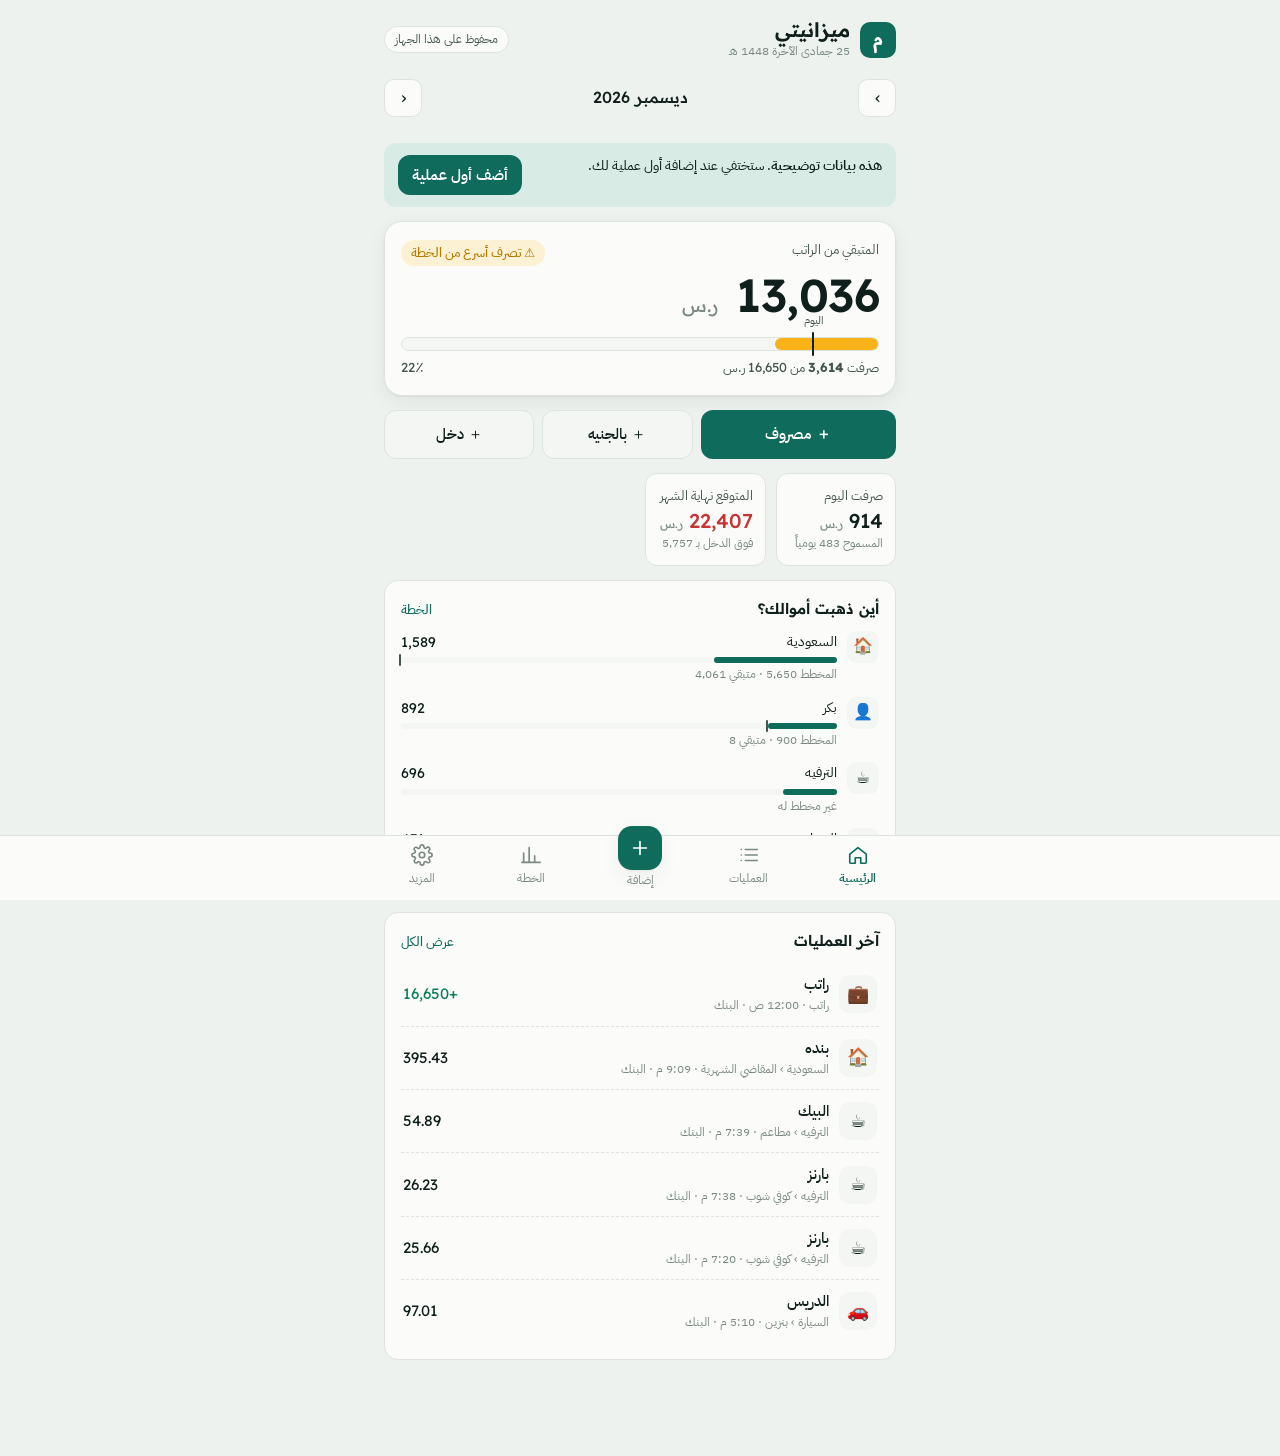
<file: docs/index.html>
<!doctype html>
<html lang="ar" dir="rtl">
<head>
<meta charset="utf-8">
<meta name="viewport" content="width=device-width,initial-scale=1,viewport-fit=cover">
<meta name="theme-color" content="#0f6b5c">
<meta name="apple-mobile-web-app-status-bar-style" content="default">
<link rel="manifest" href="manifest.webmanifest">
<link rel="apple-touch-icon" href="icons/icon-180.png">
<link rel="icon" type="image/png" href="icons/icon-192.png">
<style>html,body{margin:0}body{padding-top:env(safe-area-inset-top,0px)}[hidden]{display:none!important}</style>
<script>if('serviceWorker' in navigator){addEventListener('load',function(){navigator.serviceWorker.register('sw.js')})}</script>
<title>ميزانيتي</title>
<meta name="apple-mobile-web-app-capable" content="yes">
<meta name="apple-mobile-web-app-title" content="ميزانيتي">
<link rel="preconnect" href="https://fonts.googleapis.com">
<link rel="preconnect" href="https://fonts.gstatic.com" crossorigin>
<link rel="stylesheet" href="https://fonts.googleapis.com/css2?family=IBM+Plex+Sans+Arabic:wght@400;500;600&family=Readex+Pro:wght@400;500;600;700&display=swap">
<style>
/* Layout: one phone-width column (max 34rem) with a fixed bottom tab bar; ledger-like rows, one hero budget gauge. */
:root {
  --bg: #eef2ef;
  --surface: #fbfcfa;
  --surface-2: #f3f6f3;
  --ink: #0f1f1b;
  --ink-2: #44554f;
  --muted: #7b8983;
  --line: #dde4df;
  --accent: #0f6b5c;
  --accent-ink: #ffffff;
  --accent-soft: #d9ebe5;
  --good: #0a8a3a;
  --good-soft: #dff3e6;
  --warn: #b77a00;
  --warn-mark: #fab219;
  --warn-soft: #fdf1d3;
  --bad: #c73434;
  --bad-soft: #f9e0de;
  --income: #0a7d55;
  --shadow: 0 1px 2px rgba(15, 31, 27, .06), 0 6px 20px rgba(15, 31, 27, .06);
  --f-display: "Readex Pro", "IBM Plex Sans Arabic", system-ui, sans-serif;
  --f-body: "IBM Plex Sans Arabic", "Segoe UI", Tahoma, system-ui, sans-serif;
  --r: 14px;
}
@media (prefers-color-scheme: dark) {
  :root:not([data-theme="light"]) {
    --bg: #0c1311; --surface: #141d1a; --surface-2: #1a2521; --ink: #edf3f0; --ink-2: #b2c1bb; --muted: #7f8e88;
    --line: #25312d; --accent: #4cc2a6; --accent-ink: #062019; --accent-soft: #173a32; --good: #3ccf6e; --good-soft: #13301f;
    --warn: #f3b73c; --warn-mark: #fab219; --warn-soft: #33290f; --bad: #ef6b6b; --bad-soft: #3a1c1c; --income: #4fd29a;
    --shadow: 0 1px 2px rgba(0, 0, 0, .3), 0 6px 20px rgba(0, 0, 0, .25); color-scheme: dark;
  }
}
:root[data-theme="dark"] {
  --bg: #0c1311; --surface: #141d1a; --surface-2: #1a2521; --ink: #edf3f0; --ink-2: #b2c1bb; --muted: #7f8e88;
  --line: #25312d; --accent: #4cc2a6; --accent-ink: #062019; --accent-soft: #173a32; --good: #3ccf6e; --good-soft: #13301f;
  --warn: #f3b73c; --warn-mark: #fab219; --warn-soft: #33290f; --bad: #ef6b6b; --bad-soft: #3a1c1c; --income: #4fd29a;
  --shadow: 0 1px 2px rgba(0, 0, 0, .3), 0 6px 20px rgba(0, 0, 0, .25); color-scheme: dark;
}

* { box-sizing: border-box; }
html, body { background: var(--bg); color: var(--ink); }
body { font-family: var(--f-body); font-size: 15px; line-height: 1.6; -webkit-text-size-adjust: 100%; }
button, input, select, textarea { font: inherit; color: inherit; }
button { cursor: pointer; }
:focus-visible { outline: 2px solid var(--accent); outline-offset: 2px; }
.num { font-family: var(--f-display); font-variant-numeric: tabular-nums; }
.muted { color: var(--muted); }
.small { font-size: 13px; }

.wrap { max-width: 34rem; margin: 0 auto; padding-inline: 16px; padding-block: 12px calc(96px + env(safe-area-inset-bottom, 0px)); }

/* header */
.top { display: flex; align-items: center; justify-content: space-between; gap: 12px; padding-block: 6px 14px; }
.brand { display: flex; align-items: center; gap: 10px; }
.brand-mark { width: 36px; height: 36px; border-radius: 10px; background: var(--accent); color: var(--accent-ink); display: grid; place-items: center; font-family: var(--f-display); font-weight: 700; font-size: 18px; }
.brand h1 { margin: 0; font-family: var(--f-display); font-size: 20px; font-weight: 600; line-height: 1.2; }
.brand .sub { font-size: 12px; color: var(--muted); }
.chip-store { font-size: 12px; color: var(--ink-2); background: var(--surface); border: 1px solid var(--line); border-radius: 999px; padding: 3px 10px; white-space: nowrap; }

/* period switcher */
.period { display: flex; align-items: center; justify-content: space-between; gap: 8px; margin-block: 4px 12px; }
.period .label { font-family: var(--f-display); font-weight: 500; font-size: 16px; text-align: center; flex: 1; min-width: 0; }
.iconbtn { width: 38px; height: 38px; border-radius: 10px; border: 1px solid var(--line); background: var(--surface); display: grid; place-items: center; font-size: 18px; line-height: 1; }
.iconbtn:disabled { opacity: .35; cursor: default; }

section[data-tab] { display: grid; gap: 14px; }
section[data-tab][hidden], [hidden] { display: none !important; }
.card { background: var(--surface); border: 1px solid var(--line); border-radius: var(--r); padding: 16px; min-width: 0; }
.card h2 { margin: 0 0 10px; font-size: 15px; font-weight: 600; font-family: var(--f-display); display: flex; justify-content: space-between; align-items: baseline; gap: 8px; }
.card h2 .link { font-family: var(--f-body); font-weight: 500; font-size: 13px; color: var(--accent); background: none; border: 0; padding: 0; }

/* hero gauge */
.hero { background: var(--surface); border: 1px solid var(--line); border-radius: 18px; padding: 18px 16px 16px; box-shadow: var(--shadow); }
.hero .eyebrow { font-size: 13px; color: var(--ink-2); }
.hero .big { font-family: var(--f-display); font-size: clamp(34px, 11vw, 46px); font-weight: 600; line-height: 1.1; margin-block: 4px 2px; letter-spacing: -.5px; }
.hero .big .cur { font-size: .42em; font-weight: 400; color: var(--muted); margin-inline-start: 4px; }
.hero .big.neg { color: var(--bad); }
.gauge { position: relative; height: 14px; border-radius: 7px; background: var(--surface-2); border: 1px solid var(--line); margin-block: 16px 6px; overflow: visible; }
.gauge .fill { position: absolute; inset-block: 0; inset-inline-start: 0; border-radius: 7px; background: var(--accent); transition: width .5s ease; }
.gauge .fill.warn { background: var(--warn-mark); }
.gauge .fill.bad { background: var(--bad); }
.gauge .pace { position: absolute; top: -6px; bottom: -6px; width: 2px; background: var(--ink); border-radius: 1px; }
.gauge .pace::after { content: attr(data-label); position: absolute; top: -20px; transform: translateX(50%); font-size: 11px; color: var(--ink-2); white-space: nowrap; }
.gauge-legend { display: flex; justify-content: space-between; gap: 8px; font-size: 13px; color: var(--ink-2); flex-wrap: wrap; }
.pill { display: inline-flex; align-items: center; gap: 6px; font-size: 12.5px; font-weight: 500; border-radius: 999px; padding: 3px 10px; }
.pill.good { background: var(--good-soft); color: var(--good); }
.pill.warn { background: var(--warn-soft); color: var(--warn); }
.pill.bad { background: var(--bad-soft); color: var(--bad); }
.hero-head { display: flex; justify-content: space-between; align-items: flex-start; gap: 8px; }

.stats { display: grid; grid-template-columns: repeat(2, minmax(0, 1fr)); gap: 10px; }
.stat { background: var(--surface); border: 1px solid var(--line); border-radius: 12px; padding: 12px; min-width: 0; }
.stat .k { font-size: 12.5px; color: var(--ink-2); }
.stat .v { font-family: var(--f-display); font-size: 20px; font-weight: 500; line-height: 1.3; margin-top: 2px; overflow-wrap: anywhere; }
.stat .v small { font-size: 12px; color: var(--muted); font-weight: 400; }
.stat .h { font-size: 12px; color: var(--muted); }

.banner { border-radius: 12px; padding: 12px 14px; font-size: 14px; display: flex; gap: 10px; align-items: flex-start; justify-content: space-between; flex-wrap: wrap; }
.banner.sample { background: var(--accent-soft); color: var(--ink); }
.banner.warn { background: var(--warn-soft); }
.banner.bad { background: var(--bad-soft); }
.banner b { font-weight: 600; }

/* category bars */
.cats { display: grid; gap: 12px; }
.catrow { display: grid; grid-template-columns: 32px minmax(0, 1fr) auto; gap: 4px 10px; align-items: center; }
.catrow .ic { grid-row: span 2; width: 32px; height: 32px; border-radius: 9px; background: var(--surface-2); display: grid; place-items: center; font-size: 16px; }
.catrow .nm { font-size: 14px; min-width: 0; overflow: hidden; text-overflow: ellipsis; white-space: nowrap; }
.catrow .amt { font-family: var(--f-display); font-size: 14px; text-align: end; font-variant-numeric: tabular-nums; }
.catrow .bar { grid-column: 2 / 4; height: 6px; background: var(--surface-2); border-radius: 3px; position: relative; overflow: hidden; }
.catrow .bar i { position: absolute; inset-block: 0; inset-inline-start: 0; background: var(--accent); border-radius: 3px; }
.catrow .bar i.warn { background: var(--warn-mark); }
.catrow .bar i.bad { background: var(--bad); }
.catrow .meta { grid-column: 2 / 4; font-size: 12px; color: var(--muted); margin-top: -2px; }

/* transactions */
.day { display: grid; gap: 2px; }
.dayhead { display: flex; justify-content: space-between; font-size: 12.5px; color: var(--muted); padding-block: 8px 4px; border-bottom: 1px solid var(--line); }
.tx { display: grid; grid-template-columns: 38px minmax(0, 1fr) auto; gap: 10px; align-items: center; padding: 10px 2px; border: 0; background: none; text-align: start; width: 100%; border-bottom: 1px dashed var(--line); }
.tx:last-child { border-bottom: 0; }
.tx .ic { width: 38px; height: 38px; border-radius: 11px; background: var(--surface-2); display: grid; place-items: center; font-size: 18px; }
.tx .t1 { font-size: 14.5px; font-weight: 500; overflow: hidden; text-overflow: ellipsis; white-space: nowrap; }
.tx .t2 { font-size: 12px; color: var(--muted); overflow: hidden; text-overflow: ellipsis; white-space: nowrap; }
.tx .a { font-family: var(--f-display); font-variant-numeric: tabular-nums; font-size: 15px; text-align: end; white-space: nowrap; }
.tx .a.in { color: var(--income); }
.tx .src { font-size: 11px; color: var(--muted); display: block; text-align: end; }
.empty { text-align: center; color: var(--muted); padding: 24px 8px; font-size: 14px; }

.filters { display: grid; gap: 8px; }
.segs { display: flex; gap: 6px; flex-wrap: wrap; }
.seg { border: 1px solid var(--line); background: var(--surface); border-radius: 999px; padding: 6px 14px; font-size: 13.5px; }
.seg[aria-pressed="true"] { background: var(--ink); color: var(--bg); border-color: var(--ink); }
.field { display: grid; gap: 4px; min-width: 0; }
.field label, .lbl { font-size: 13px; color: var(--ink-2); }
input[type=text], input[type=search], input[type=number], input[type=datetime-local], select, textarea {
  width: 100%; border: 1px solid var(--line); background: var(--surface); border-radius: 10px; padding: 10px 12px; font-size: 16px; min-width: 0;
}
textarea { resize: vertical; min-height: 150px; line-height: 1.7; }
input:focus, select:focus, textarea:focus { outline: 2px solid var(--accent); outline-offset: 0; border-color: transparent; }
.row2 { display: grid; grid-template-columns: repeat(2, minmax(0, 1fr)); gap: 10px; }
.btn { border: 0; border-radius: 12px; padding: 12px 18px; font-weight: 600; background: var(--accent); color: var(--accent-ink); font-size: 15px; }
.btn.ghost { background: var(--surface-2); color: var(--ink); border: 1px solid var(--line); font-weight: 500; }
.btn.danger { background: var(--bad); color: #fff; }
.btn.block { width: 100%; }
.btns { display: flex; gap: 8px; flex-wrap: wrap; }
.amount-in { font-family: var(--f-display); font-size: 30px !important; text-align: center; padding: 12px !important; }
.catgrid { display: grid; grid-template-columns: repeat(auto-fill, minmax(96px, 1fr)); gap: 8px; }
.catbtn { border: 1px solid var(--line); background: var(--surface); border-radius: 12px; padding: 8px 4px; display: grid; justify-items: center; gap: 2px; font-size: 12.5px; line-height: 1.3; min-height: 64px; }
.catbtn .e { font-size: 20px; }
.catbtn[aria-pressed="true"] { border-color: var(--accent); background: var(--accent-soft); box-shadow: inset 0 0 0 1px var(--accent); }

.parsed { display: grid; gap: 10px; }
.pcard { border: 1px solid var(--line); border-radius: 12px; padding: 12px; display: grid; gap: 8px; background: var(--surface); }
.pcard.off { opacity: .55; }
.pcard.err { border-style: dashed; }
.pcard .raw { font-size: 12px; color: var(--muted); white-space: pre-line; max-height: 4.8em; overflow: hidden; }
.pcard .head { display: flex; align-items: center; justify-content: space-between; gap: 8px; }
.warnline { font-size: 12.5px; color: var(--warn); }
.errline { font-size: 13px; color: var(--bad); }
.check { display: inline-flex; align-items: center; gap: 6px; font-size: 13.5px; }
.check input { width: 18px; height: 18px; accent-color: var(--accent); }

/* charts */
.chart { position: relative; width: 100%; }
.chart svg { display: block; width: 100%; overflow: visible; }
.chart text { fill: var(--muted); font-size: 11px; font-family: var(--f-body); }
.chart .grid { stroke: var(--line); stroke-width: 1; }
.chart .base { stroke: var(--muted); stroke-width: 1; }
.tip { position: absolute; pointer-events: none; background: var(--ink); color: var(--bg); border-radius: 8px; padding: 6px 10px; font-size: 12.5px; line-height: 1.5; white-space: nowrap; transform: translate(50%, -100%); z-index: 3; }
.tip[hidden] { display: none; }
.legend { display: flex; gap: 14px; flex-wrap: wrap; font-size: 12.5px; color: var(--ink-2); margin-top: 8px; }
.legend i { display: inline-block; width: 14px; height: 3px; border-radius: 2px; vertical-align: middle; margin-inline-end: 6px; background: var(--accent); }
.legend i.dash { background: repeating-linear-gradient(90deg, var(--muted) 0 4px, transparent 4px 7px); }
.legend i.bad { background: var(--bad); height: 8px; }
.legend i.bar { height: 8px; }

.tbl { overflow-x: auto; }
table { width: 100%; border-collapse: collapse; font-size: 14px; }
th { font-weight: 500; font-size: 12.5px; color: var(--muted); text-align: start; padding: 6px 4px; border-bottom: 1px solid var(--line); }
td { padding: 8px 4px; border-bottom: 1px solid var(--line); }
td.n, th.n { text-align: end; font-family: var(--f-display); font-variant-numeric: tabular-nums; white-space: nowrap; }
tr:last-child td { border-bottom: 0; }
.delta-up { color: var(--bad); }
.delta-down { color: var(--good); }

.kv { display: grid; grid-template-columns: repeat(2, minmax(0, 1fr)); gap: 10px; }

/* settings */
.set-list { display: grid; gap: 10px; }
.setrow { display: grid; grid-template-columns: 30px minmax(0, 1fr) 110px; gap: 10px; align-items: center; }
.setrow input { padding: 8px 10px; font-size: 15px; }
.steps { margin: 0; padding-inline-start: 20px; display: grid; gap: 8px; font-size: 14px; }
.steps code, .mono { font-family: ui-monospace, "SF Mono", Menlo, monospace; font-size: 12.5px; background: var(--surface-2); padding: 1px 6px; border-radius: 6px; }
details.card summary { cursor: pointer; font-family: var(--f-display); font-weight: 600; font-size: 15px; }
details.card[open] summary { margin-bottom: 10px; }
.rule { display: flex; justify-content: space-between; align-items: center; gap: 8px; font-size: 14px; padding-block: 6px; border-bottom: 1px solid var(--line); }
.rule:last-child { border-bottom: 0; }
.rule span { min-width: 0; overflow-wrap: anywhere; }

/* bottom nav */
nav.tabs { position: fixed; inset-inline: 0; bottom: 0; z-index: 10; background: var(--surface); border-top: 1px solid var(--line); padding-bottom: env(safe-area-inset-bottom, 0px); }
nav.tabs .in { max-width: 34rem; margin: 0 auto; display: grid; grid-template-columns: repeat(5, 1fr); }
nav.tabs button { border: 0; background: none; padding: 8px 2px 10px; display: grid; justify-items: center; gap: 2px; font-size: 11.5px; color: var(--muted); }
nav.tabs button svg { width: 22px; height: 22px; stroke: currentColor; fill: none; stroke-width: 1.8; stroke-linecap: round; stroke-linejoin: round; }
nav.tabs button[aria-current="page"] { color: var(--accent); font-weight: 600; }
nav.tabs .add span.plus { width: 44px; height: 44px; margin-top: -18px; border-radius: 14px; background: var(--accent); color: var(--accent-ink); display: grid; place-items: center; box-shadow: var(--shadow); }
nav.tabs .add span.plus svg { stroke: var(--accent-ink); }

/* sheet */
.sheet-bg { position: fixed; inset: 0; background: rgba(8, 16, 13, .45); z-index: 20; display: grid; align-items: end; justify-items: center; }
.sheet { background: var(--bg); width: 100%; max-width: 34rem; max-height: 92%; overflow-y: auto; border-radius: 18px 18px 0 0; padding: 16px 16px calc(20px + env(safe-area-inset-bottom, 0px)); display: grid; gap: 12px; }
.sheet h3 { margin: 0; font-family: var(--f-display); font-size: 17px; font-weight: 600; display: flex; justify-content: space-between; align-items: center; }
.toast { position: fixed; bottom: calc(84px + env(safe-area-inset-bottom, 0px)); inset-inline: 16px; margin: 0 auto; max-width: 30rem; background: var(--ink); color: var(--bg); border-radius: 12px; padding: 10px 14px; font-size: 14px; z-index: 30; text-align: center; }

@media (min-width: 560px) {
  .stats { grid-template-columns: repeat(4, minmax(0, 1fr)); }
}
@media (prefers-reduced-motion: reduce) { * { transition: none !important; animation: none !important; } }
.setrow.plan { grid-template-columns: 52px minmax(0, 1fr) 110px; }

/* ---- v2 components ---- */
.segs.center { justify-content: center; }
.quick { display: grid; grid-template-columns: 1.3fr 1fr 1fr; gap: 8px; }
.quick .btn { padding: 12px 8px; font-size: 14.5px; }
.savings-note { margin-top: 10px; font-size: 13px; color: var(--ink-2); background: var(--warn-soft); border-radius: 10px; padding: 8px 10px; }
.form { display: grid; gap: 14px; }
.amountbox { display: grid; gap: 8px; justify-items: stretch; }
.conv { text-align: center; font-size: 13.5px; color: var(--ink-2); min-height: 1.4em; font-family: var(--f-display); }
.curseg .seg { min-width: 7.5rem; }
.chips { display: flex; flex-wrap: wrap; gap: 6px; }
.chips.scroll { flex-wrap: nowrap; overflow-x: auto; padding-bottom: 4px; scrollbar-width: none; }
.chips.scroll::-webkit-scrollbar { display: none; }
.chip { border: 1px solid var(--line); background: var(--surface); border-radius: 999px; padding: 7px 12px; font-size: 13.5px; white-space: nowrap; line-height: 1.3; }
.chip[aria-pressed="true"] { background: var(--accent); color: var(--accent-ink); border-color: var(--accent); }
.chip[aria-pressed="true"] .muted { color: inherit; opacity: .8; }
.chip.sug { background: var(--accent-soft); border-color: var(--accent); color: var(--ink); margin-bottom: 6px; white-space: normal; text-align: start; }
.big-btn { padding: 14px; font-size: 16px; }
.catrow.plain { border: 0; background: none; width: 100%; text-align: start; padding: 0; font: inherit; color: inherit; }
.catrow .bar { overflow: visible; }
.catrow .bar .planmark { position: absolute; top: -3px; bottom: -3px; width: 2px; background: var(--ink-2); border-radius: 1px; }
details.sec { border-top: 1px solid var(--line); padding: 10px 0 6px; }
details.sec:first-of-type { border-top: 0; }
details.sec summary { display: flex; justify-content: space-between; align-items: center; cursor: pointer; font-weight: 600; list-style: none; gap: 8px; }
details.sec summary::-webkit-details-marker { display: none; }
details.sec summary::after { content: '▾'; color: var(--muted); font-size: 12px; margin-inline-start: 6px; }
details.sec[open] summary::after { content: '▴'; }
details.sec summary .num { margin-inline-start: auto; font-size: 14px; }
details.sec > .bar { display: block; height: 6px; background: var(--surface-2); border-radius: 3px; position: relative; overflow: hidden; margin: 8px 0 4px; }
details.sec > .bar i { position: absolute; inset-block: 0; inset-inline-start: 0; background: var(--accent); border-radius: 3px; }
details.sec > .bar i.warn { background: var(--warn-mark); }
details.sec > .bar i.bad { background: var(--bad); }
tr.clickable { cursor: pointer; }
.big-n { font-size: 18px; }
.wallets { display: grid; gap: 12px; margin-bottom: 12px; }
.wallet { border: 1px solid var(--line); border-radius: 12px; padding: 12px; display: grid; gap: 8px; background: var(--surface-2); }
.wallet-foot { display: flex; justify-content: space-between; align-items: center; gap: 8px; font-size: 14px; }
.small-btn { padding: 6px 12px; font-size: 13px; }
.iconbtn.sm { width: 32px; height: 32px; font-size: 13px; }
.secblock { margin-bottom: 14px; }
.sechead { font-weight: 600; margin-bottom: 6px; display: flex; justify-content: space-between; }
.linerow { display: grid; grid-template-columns: minmax(0, 1fr) 92px 104px 36px; gap: 6px; align-items: center; margin-bottom: 6px; }
.linerow input, .linerow select { padding: 7px 8px; font-size: 14px; }
.planin { display: flex; align-items: center; gap: 4px; }
.planin input { min-width: 0; }
.newline { border-top: 1px dashed var(--line); padding-top: 12px; display: grid; gap: 10px; }
.row2.tight { gap: 6px; }
.tx.saving .a { color: var(--warn); }
.link.small { font-family: var(--f-body); font-size: 12px; color: var(--accent); background: none; border: 0; padding: 0; display: block; margin: 2px auto 0; }
@media (max-width: 380px) { .linerow { grid-template-columns: minmax(0, 1fr) 84px 90px 32px; } .quick { grid-template-columns: 1fr 1fr 1fr; } }
</style>
</head>
<body>
<div dir="rtl" lang="ar">
<div class="wrap">
  <header class="top">
    <div class="brand"><div class="brand-mark" aria-hidden="true">م</div><div><h1>ميزانيتي</h1><div class="sub" id="hijri"></div></div></div>
    <span class="chip-store" id="storechip">جارِ التحميل…</span>
  </header>
  <main>
    <section data-tab="home"></section>
    <section data-tab="txns" hidden></section>
    <section data-tab="add" hidden></section>
    <section data-tab="reports" hidden></section>
    <section data-tab="settings" hidden></section>
  </main>
</div>
<nav class="tabs" aria-label="التنقل">
  <div class="in">
    <button data-go="home"><svg viewBox="0 0 24 24"><path d="M3 11l9-7 9 7v9a1 1 0 0 1-1 1h-5v-6H9v6H4a1 1 0 0 1-1-1z"/></svg>الرئيسية</button>
    <button data-go="txns"><svg viewBox="0 0 24 24"><path d="M8 6h13M8 12h13M8 18h13M3.5 6h.01M3.5 12h.01M3.5 18h.01"/></svg>العمليات</button>
    <button data-go="add" class="add" aria-label="إضافة عملية"><span class="plus"><svg viewBox="0 0 24 24"><path d="M12 5v14M5 12h14"/></svg></span>إضافة</button>
    <button data-go="reports"><svg viewBox="0 0 24 24"><path d="M4 20V10M10 20V4M16 20v-7M22 20H2"/></svg>الخطة</button>
    <button data-go="settings"><svg viewBox="0 0 24 24"><circle cx="12" cy="12" r="3"/><path d="M19.4 15a1.7 1.7 0 0 0 .3 1.8l.1.1a2 2 0 1 1-2.8 2.8l-.1-.1a1.7 1.7 0 0 0-1.8-.3 1.7 1.7 0 0 0-1 1.5V21a2 2 0 1 1-4 0v-.1a1.7 1.7 0 0 0-1.1-1.5 1.7 1.7 0 0 0-1.8.3l-.1.1a2 2 0 1 1-2.8-2.8l.1-.1a1.7 1.7 0 0 0 .3-1.8 1.7 1.7 0 0 0-1.5-1H3a2 2 0 1 1 0-4h.1a1.7 1.7 0 0 0 1.5-1.1 1.7 1.7 0 0 0-.3-1.8l-.1-.1a2 2 0 1 1 2.8-2.8l.1.1a1.7 1.7 0 0 0 1.8.3H9a1.7 1.7 0 0 0 1-1.5V3a2 2 0 1 1 4 0v.1a1.7 1.7 0 0 0 1 1.5 1.7 1.7 0 0 0 1.8-.3l.1-.1a2 2 0 1 1 2.8 2.8l-.1.1a1.7 1.7 0 0 0-.3 1.8V9a1.7 1.7 0 0 0 1.5 1H21a2 2 0 1 1 0 4h-.1a1.7 1.7 0 0 0-1.5 1z"/></svg>المزيد</button>
  </div>
</nav>
<div id="sheet" hidden></div>
<div class="toast" id="toast" hidden role="status"></div>
</div>
<script>
// ===== محلل رسائل البنوك + التصنيف التلقائي =====
// Pure functions: no DOM. Tested with node (test/parser.test.js).

const CATEGORIES = [
  // id, Arabic name, icon glyph, kind
  { id: 'groceries', name: 'بقالة وتموينات', icon: '🛒', kind: 'expense' },
  { id: 'restaurants', name: 'مطاعم', icon: '🍽', kind: 'expense' },
  { id: 'coffee', name: 'قهوة وكافيهات', icon: '☕', kind: 'expense' },
  { id: 'delivery', name: 'تطبيقات توصيل', icon: '🛵', kind: 'expense' },
  { id: 'fuel', name: 'وقود', icon: '⛽', kind: 'expense' },
  { id: 'transport', name: 'مواصلات وتنقل', icon: '🚕', kind: 'expense' },
  { id: 'car', name: 'سيارة وصيانة', icon: '🔧', kind: 'expense' },
  { id: 'shopping', name: 'تسوق', icon: '🛍', kind: 'expense' },
  { id: 'bills', name: 'فواتير واتصالات', icon: '💡', kind: 'expense' },
  { id: 'subscriptions', name: 'اشتراكات رقمية', icon: '📺', kind: 'expense' },
  { id: 'housing', name: 'سكن وإيجار', icon: '🏠', kind: 'expense' },
  { id: 'health', name: 'صحة وصيدلية', icon: '💊', kind: 'expense' },
  { id: 'personal', name: 'عناية شخصية', icon: '💈', kind: 'expense' },
  { id: 'education', name: 'تعليم', icon: '🎓', kind: 'expense' },
  { id: 'entertainment', name: 'ترفيه', icon: '🎬', kind: 'expense' },
  { id: 'travel', name: 'سفر وفنادق', icon: '✈', kind: 'expense' },
  { id: 'government', name: 'رسوم حكومية', icon: '🏛', kind: 'expense' },
  { id: 'insurance', name: 'تأمين', icon: '🛡', kind: 'expense' },
  { id: 'family', name: 'عائلة ومنزل', icon: '👨‍👩‍👧', kind: 'expense' },
  { id: 'charity', name: 'صدقات وزكاة', icon: '🤲', kind: 'expense' },
  { id: 'cash', name: 'سحب نقدي', icon: '💵', kind: 'expense' },
  { id: 'transfers', name: 'حوالات صادرة', icon: '↗', kind: 'expense' },
  { id: 'other', name: 'أخرى', icon: '•', kind: 'expense' },
  { id: 'salary', name: 'راتب', icon: '💼', kind: 'income' },
  { id: 'transfer_in', name: 'حوالة واردة', icon: '↙', kind: 'income' },
  { id: 'refund', name: 'استرداد', icon: '↩', kind: 'income' },
  { id: 'income_other', name: 'دخل آخر', icon: '＋', kind: 'income' },
];

// Keywords are matched against the lower-cased merchant (and the whole SMS as fallback).
const CATEGORY_KEYWORDS = {
  groceries: ['panda', 'بنده', 'بندة', 'danube', 'الدانوب', 'othaim', 'العثيمين', 'tamimi', 'التميمي', 'carrefour', 'كارفور', 'lulu', 'لولو', 'farm superstore', 'المزرعة', 'nesto', 'نستو', 'hyper', 'هايبر', 'supermarket', 'سوبرماركت', 'سوبر ماركت', 'grocery', 'بقالة', 'تموينات', 'manuel', 'مانويل', 'bin dawood', 'بن داود', 'ninja', 'نينجا', 'nana', 'نعناع', 'tamimi markets', 'meat', 'ملحمة', 'مخبز', 'bakery', 'خضار'],
  restaurants: ['restaurant', 'مطعم', 'مطاعم', 'albaik', 'al baik', 'البيك', 'mcdonald', 'ماكدونالدز', 'kfc', 'كنتاكي', 'burger', 'برجر', 'بيرجر', 'pizza', 'بيتزا', 'herfy', 'هرفي', 'kudu', 'كودو', 'shawarma', 'شاورما', 'shawarmer', 'شاورمر', 'maestro', 'مايسترو', 'subway', 'صب واي', 'hardee', 'هارديز', 'grill', 'مشويات', 'mandi', 'مندي', 'مطبخ', 'kitchen', 'broast', 'بروست', 'domino', 'دومينوز', 'papa john', 'popeyes', 'بوبايز', 'texas', 'فوال', 'bistro', 'diner', 'steak', 'sushi'],
  coffee: ['coffee', 'قهوة', 'كوفي', 'cafe', 'café', 'كافيه', 'كافي', 'starbucks', 'ستاربكس', 'barns', 'بارنز', 'dunkin', 'دانكن', 'tim hortons', 'تيم هورتنز', 'half million', 'هاف مليون', 'dose', 'دوز', 'roaster', 'محمصة', 'كيف', 'kayf', 'brew', 'espresso', 'dr.cafe', 'دكتور كيف', 'overdose', 'اوفردوز', 'java'],
  delivery: ['jahez', 'جاهز', 'hungerstation', 'هنقرستيشن', 'هنقر', 'keeta', 'كيتا', 'toyou', 'تويو', 'mrsool', 'مرسول', 'the chefz', 'ذا شفز', 'careem food', 'lugmety', 'لقمتي', 'shgardi', 'شقردي', 'talabat', 'طلبات'],
  fuel: ['aldrees', 'al drees', 'الدريس', 'sasco', 'ساسكو', 'naft', 'نفط', 'fuel', 'وقود', 'بنزين', 'petrol', 'gas station', 'محطة', 'adnoc', 'أدنوك', 'ادنوك', 'almaha', 'المها', 'petromin', 'بترومين', 'car fuel', 'mobil'],
  transport: ['uber', 'أوبر', 'اوبر', 'careem', 'كريم', 'bolt', 'بولت', 'jeeny', 'جيني', 'metro', 'مترو', 'parking', 'مواقف', 'saptco', 'سابتكو', 'darb', 'درب', 'train', 'قطار', 'sar rail', 'haramain', 'الحرمين', 'taxi', 'تاكسي', 'ekar', 'إيكار', 'yelo', 'يلو', 'theeb', 'ذيب', 'budget rent', 'تأجير سيارات'],
  car: ['car wash', 'مغسلة سيارات', 'مغسلة', 'workshop', 'ورشة', 'tire', 'tyre', 'كفرات', 'إطارات', 'اطارات', 'oil change', 'تغيير زيت', 'زيوت', 'auto', 'قطع غيار', 'spare parts', 'fahas', 'فحص دوري', 'mvpi', 'najm', 'نجم'],
  shopping: ['amazon', 'أمازون', 'امازون', 'noon', 'نون', 'shein', 'شي ان', 'شي إن', 'namshi', 'نمشي', 'ikea', 'ايكيا', 'إيكيا', 'centrepoint', 'سنتربوينت', 'h&m', 'zara', 'زارا', 'extra', 'اكسترا', 'إكسترا', 'jarir', 'جرير', 'mall', 'مول', 'saco', 'ساكو', 'max', 'ماكس', 'home centre', 'هوم سنتر', 'splash', 'سبلاش', 'nike', 'adidas', 'apple store', 'aliexpress', 'trendyol', 'ترينديول', 'store', 'متجر', 'boutique', 'بوتيك', 'عطور', 'perfume', 'abdul samad', 'عبدالصمد', 'arabian oud', 'العربية للعود', 'salla', 'سلة', 'zid', 'زد', 'tabby', 'تابي', 'tamara', 'تمارا'],
  bills: ['stc', 'اس تي سي', 'زين', 'zain', 'mobily', 'موبايلي', 'salam', 'سلام', 'virgin', 'فيرجن', 'lebara', 'ليبارا', 'sec', 'الكهرباء', 'electricity', 'water', 'المياه', 'nwc', 'فاتورة', 'فواتير', 'sadad', 'سداد', 'bill', 'internet', 'انترنت', 'إنترنت', 'fiber', 'فايبر'],
  subscriptions: ['netflix', 'نتفلكس', 'نتفليكس', 'shahid', 'شاهد', 'spotify', 'سبوتيفاي', 'anghami', 'أنغامي', 'انغامي', 'osn', 'apple.com', 'itunes', 'icloud', 'google', 'youtube', 'يوتيوب', 'chatgpt', 'openai', 'claude', 'anthropic', 'disney', 'ديزني', 'starzplay', 'prime video', 'amazon prime', 'microsoft', 'adobe', 'canva', 'subscription', 'اشتراك', 'playstation plus', 'xbox', 'tod', 'ssc'],
  housing: ['rent', 'إيجار', 'ايجار', 'ejar', 'real estate', 'عقار', 'عقارات', 'housing', 'سكن', 'compound', 'كمباوند', 'maintenance', 'صيانة منزل', 'furniture', 'أثاث', 'اثاث'],
  health: ['pharmacy', 'صيدلية', 'صيدليات', 'nahdi', 'النهدي', 'aldawaa', 'al-dawaa', 'الدواء', 'whites', 'وايتس', 'hospital', 'مستشفى', 'clinic', 'عيادة', 'عيادات', 'medical', 'طبي', 'مجمع طبي', 'lab', 'مختبر', 'dental', 'أسنان', 'اسنان', 'optic', 'نظارات', 'magrabi', 'مغربي', 'sulaiman al habib', 'الحبيب', 'dallah', 'دله', 'mouwasat', 'المواساة', 'gym', 'جيم', 'fitness', 'fitness time', 'وقت اللياقة', 'نادي رياضي'],
  personal: ['salon', 'صالون', 'حلاق', 'حلاقة', 'barber', 'spa', 'سبا', 'laundry', 'مغسلة ملابس', 'غسيل', 'beauty', 'تجميل', 'cosmetic', 'nice one', 'نايس ون', 'sephora', 'سيفورا', 'faces', 'فيسز'],
  education: ['school', 'مدرسة', 'مدارس', 'university', 'جامعة', 'course', 'دورة', 'دورات', 'udemy', 'coursera', 'مكتبة', 'library', 'tuition', 'رسوم دراسية', 'academy', 'أكاديمية', 'اكاديمية', 'institute', 'معهد', 'kindergarten', 'روضة', 'حضانة', 'nursery'],
  entertainment: ['cinema', 'سينما', 'vox', 'ڤوكس', 'فوكس', 'muvi', 'موفي', 'amc', 'boulevard', 'بوليفارد', 'webook', 'ويبوك', 'playstation', 'steam', 'game', 'games', 'ألعاب', 'العاب', 'park', 'ملاهي', 'bowling', 'بولينج', 'riyadh season', 'موسم الرياض', 'ticket', 'تذاكر', 'تذكرة', 'event', 'فعالية', 'sparky', 'سباركيز', 'kidzania'],
  travel: ['saudia', 'السعودية للطيران', 'الخطوط السعودية', 'flynas', 'طيران ناس', 'ناس', 'flyadeal', 'أديل', 'اديل', 'booking', 'بوكينج', 'airbnb', 'hotel', 'فندق', 'فنادق', 'agoda', 'أجودا', 'almosafer', 'المسافر', 'tajawal', 'تجوال', 'emirates', 'airline', 'airways', 'طيران', 'marriott', 'hilton', 'hyatt', 'radisson', 'movenpick', 'شقق فندقية', 'resort', 'منتجع', 'expedia', 'gathern', 'قذرن', 'جاذر إن'],
  government: ['absher', 'أبشر', 'ابشر', 'moi', 'وزارة', 'مرور', 'traffic', 'مخالفة', 'jawazat', 'جوازات', 'najiz', 'ناجز', 'muqeem', 'مقيم', 'qiwa', 'قوى', 'balady', 'بلدي', 'gosi', 'التأمينات', 'رسوم', 'fees', 'efaa', 'إيفاء', 'passport', 'iqama', 'إقامة', 'visa fee', 'تأشيرة', 'saber', 'ساعد'],
  insurance: ['insurance', 'تأمين', 'تامين', 'tawuniya', 'التعاونية', 'bupa', 'بوبا', 'medgulf', 'ميدغلف', 'walaa', 'ولاء', 'malath', 'ملاذ', 'salama', 'سلامة', 'tameeni', 'تأميني', 'takaful', 'تكافل'],
  charity: ['charity', 'صدقة', 'صدقات', 'ehsan', 'احسان', 'إحسان', 'جمعية', 'تبرع', 'تبرعات', 'donation', 'donate', 'zakat', 'زكاة', 'waqf', 'وقف', 'اوقاف', 'أوقاف', 'shefaa', 'شفاء', 'furijat', 'فرجت', 'جود', 'jood'],
};

const DEFAULT_KIND_CAT = { expense: 'other', income: 'income_other' };

// ---- text normalisation ----
function normalizeDigits(s) {
  return String(s || '')
    .replace(/[٠-٩]/g, (d) => String(d.charCodeAt(0) - 0x0660))
    .replace(/[۰-۹]/g, (d) => String(d.charCodeAt(0) - 0x06F0))
    .replace(/٫/g, '.') // Arabic decimal separator
    .replace(/[٬،]/g, ',') // Arabic thousands separator / comma
    .replace(/ـ/g, '') // tatweel
    .replace(/[‎‏‪-‮⁦-⁩]/g, ''); // bidi marks
}

function normalizeMerchant(s) {
  return normalizeDigits(s).toLowerCase().replace(/[\s\-_.*#]+/g, ' ').replace(/\s\d{3,}$/, '').trim();
}

function hashText(s) {
  const t = normalizeDigits(s).replace(/\s+/g, ' ').trim().toLowerCase();
  let h = 5381;
  for (let i = 0; i < t.length; i++) h = ((h << 5) + h + t.charCodeAt(i)) | 0;
  return 'h' + (h >>> 0).toString(36) + t.length.toString(36);
}

// ---- category detection ----
function findCat(text) {
  let best = null, bestLen = 0;
  for (const [cat, words] of Object.entries(CATEGORY_KEYWORDS)) {
    for (const w of words) {
      if (w.length > bestLen && matchesWord(text, w)) { best = cat; bestLen = w.length; }
    }
  }
  return best;
}

function categorize(merchant, fullText, kind, rules) {
  const m = normalizeMerchant(merchant);
  if (rules && m && rules[m]) return rules[m];
  const byMerchant = m && findCat(m);
  if (byMerchant) return byMerchant;
  if (kind === 'expense' && fullText) {
    // Payment-method words ("stc pay", "apple pay") must not decide the category.
    const t = normalizeDigits(fullText).toLowerCase().replace(/(stc\s*pay|apple\s*pay|اس تي سي باي|ابل باي|أبل باي)/g, ' ');
    const byText = findCat(t);
    if (byText) return byText;
  }
  return DEFAULT_KIND_CAT[kind] || 'other';
}

function escRe(w) { return w.replace(/[.*+?^${}()|[\]\\]/g, '\\$&'); }
function matchesWord(text, w) {
  // Whole-word match in both scripts, so "stc" doesn't hit "castcom" and "نون" doesn't hit "قانون".
  const L = /^[a-z0-9&.' ]+$/.test(w) ? 'a-z0-9' : '\u0621-\u064Aa-z0-9';
  const re = new RegExp('(^|[^' + L + '])' + escRe(w) + '($|[^' + L + '])');
  return re.test(text);
}

// ---- SMS parsing ----
const CUR = '(SAR|SR|S\\.R|ر\\.?\\s?س\\.?|ريال|رس|USD|US\\$|EUR|AED|GBP|KWD|BHD|QAR|OMR|EGP|JOD|TRY|\\$|€|£)';
const NUM = '(\\d+(?:\\.\\d{1,3})?)';

function curCode(c) {
  if (!c) return null;
  c = c.replace(/\s/g, '').toUpperCase();
  if (/^(SAR|SR|S\.R|ر\.?س\.?|ريال|رس)$/i.test(c) || /ر.?س/.test(c) || c === 'ريال') return 'SAR';
  if (c === '$' || c === 'US$') return 'USD';
  if (c === '€') return 'EUR';
  if (c === '£') return 'GBP';
  return c;
}

function extractAmount(text) {
  // Drop balance / available-limit fragments so they are never read as the amount.
  const t = text
    .replace(/(الرصيد|رصيد|المتاح|الحد المتاح|Balance|Bal\b|Avail[a-z.]*\s*(?:Bal[a-z.]*|limit)?)[^\n]*/gi, '')
    .replace(/(\d),(?=\d{3}(?!\d))/g, '$1');
  const found = [];
  const push = (re, ai, ci, ci2, weight) => {
    let m; re.lastIndex = 0;
    while ((m = re.exec(t))) found.push({ amount: parseFloat(m[ai]), cur: curCode(m[ci] || (ci2 ? m[ci2] : null)), idx: m.index, weight });
  };
  push(new RegExp('(?:مبلغ|المبلغ|بمبلغ|بقيمة|القيمة|قيمة|Amount|Amt|بـ)\\s*[:：]?\\s*' + CUR + '?\\s*' + NUM + '\\s*' + CUR + '?', 'gi'), 2, 1, 3, 3);
  push(new RegExp(CUR + '\\s*' + NUM, 'gi'), 2, 1, null, 2);
  push(new RegExp(NUM + '\\s*' + CUR, 'gi'), 1, 2, null, 2);
  const valid = found.filter((f) => f.amount > 0 && f.amount < 10000000);
  if (!valid.length) return null;
  // Prefer: labelled, then SAR, then earliest.
  valid.sort((a, b) => (b.weight - a.weight) || ((b.cur === 'SAR') - (a.cur === 'SAR')) || (a.idx - b.idx));
  const best = valid[0];
  // A labelled amount without currency: take currency from a currency match of the same number.
  if (!best.cur) {
    const same = valid.find((v) => v.amount === best.amount && v.cur);
    best.cur = same ? same.cur : 'SAR';
  }
  return { amount: Math.round(best.amount * 100) / 100, currency: best.cur };
}

const RX = {
  ignore: /(رمز\s*(التحقق|التفعيل|الدخول|سري)|كلمة\s*(المرور|السر)|OTP|one[- ]time|verification code|passcode|لا تشارك|do not share|مرفوض|رفض|declined|لم تتم|insufficient|غير كاف)/i,
  refund: /(استرداد|مسترد|مسترجع|استرجاع|refund|reversal|reversed|عكس عملية)/i,
  income: /(راتب|salary|payroll|إيداع|ايداع|deposit|حوالة\s*واردة|حواله\s*وارده|تحويل\s*وارد|واردة|incoming|credited|credit transfer|received|استلام|أضيف|اضافة مبلغ|إضافة مبلغ)/i,
  withdraw: /(سحب|ATM|withdraw)/i,
  transfer: /(حوالة|حواله|تحويل|transfer|صادرة|outgoing|sent to|إلى حساب|الى حساب)/i,
  bill: /(سداد|فاتورة|sadad|bill payment)/i,
};

function detectType(text) {
  if (RX.refund.test(text)) return { kind: 'income', sub: 'refund' };
  if (RX.income.test(text) && !/(شراء|purchase|POS)/i.test(text)) {
    return { kind: 'income', sub: /(راتب|salary|payroll)/i.test(text) ? 'salary' : RX.transfer.test(text) ? 'transfer_in' : 'income_other' };
  }
  if (RX.withdraw.test(text) && !/(شراء|purchase)/i.test(text)) return { kind: 'expense', sub: 'cash' };
  if (RX.bill.test(text)) return { kind: 'expense', sub: 'bill' };
  if (RX.transfer.test(text) && !/(شراء|purchase|POS)/i.test(text)) return { kind: 'expense', sub: 'transfer' };
  return { kind: 'expense', sub: 'purchase' };
}

const MERCHANT_LABEL = /^\s*(?:لدى|لدي|عند|من|المتجر|التاجر|اسم التاجر|الجهة|المفوتر|إلى|الى|المستفيد|لـ|At|Merchant|From|To|Beneficiary|Biller|Payee)\s*[:：]?\s*(.+?)\s*$/i;

function badMerchant(v) {
  const s = normalizeDigits(v).trim();
  if (!s || s.length < 2) return true;
  if (/^[\d\s*xX#:/.\-]+$/.test(s)) return true; // only digits / masks
  if (/^(حساب|بطاقة|البطاقة|الحساب|account|card|acc|a\/c|iban|رقم)/i.test(s)) return true;
  if (/^\d{1,4}[-/]\d{1,2}[-/]\d{1,4}/.test(s)) return true; // a date
  if (/^(SAR|ر\.?س|ريال)\s*\d/i.test(s)) return true;
  return false;
}

function cleanMerchant(v) {
  return normalizeDigits(v)
    .replace(/\s+(?:في|on|بتاريخ|date|at\s+\d).*$/i, '')
    .replace(/\s+\d{1,2}:\d{2}.*$/, '')
    .replace(/[;,|]+$/, '')
    .replace(/\s{2,}/g, ' ')
    .trim()
    .slice(0, 60);
}

function extractMerchant(text) {
  const lines = text.split(/\n|\r/).map((l) => l.trim()).filter(Boolean);
  for (const line of lines) {
    const m = line.match(MERCHANT_LABEL);
    if (m && !badMerchant(m[1])) return cleanMerchant(m[1]);
  }
  const inline = [
    /\b(?:at|from|to)\s+([A-Za-z؀-ۿ0-9&'. \-]{2,40}?)(?=\s+(?:on|with|using|card|via)\b|\s*[,.;\n]|\s+\d|$)/i,
    /(?:لدى|لدي|عند|المتجر|من)\s*[:：]?\s*([^\n,،;]{2,40}?)(?=\s+(?:في|على|بتاريخ|بمبلغ|بقيمة|مبلغ)(?:\s|$)|\s*[,،;\n]|$)/,
  ];
  for (const re of inline) {
    const m = text.match(re);
    if (m && !badMerchant(m[1])) return cleanMerchant(m[1]);
  }
  return '';
}

function extractMethod(text) {
  const t = text.toLowerCase();
  const brands = [];
  if (/mada|مدى/.test(t)) brands.push('مدى');
  if (/visa|فيزا/.test(t)) brands.push('فيزا');
  if (/master|ماستر/.test(t)) brands.push('ماستركارد');
  if (/amex|american express|أمريكان/.test(t)) brands.push('أمريكان إكسبريس');
  if (/apple\s*pay|أبل باي|ابل باي|آبل باي/.test(t)) brands.push('Apple Pay');
  if (/stc\s*pay|اس تي سي باي/.test(t)) brands.push('STC Pay');
  const brand = brands.join(' · ');
  const m = normalizeDigits(text).match(/(?:\*+|x{2,}|بطاقة\s*[:：]?\s*\**|البطاقة\s*[:：]?\s*\**|card\s*(?:no\.?|number)?\s*[:：]?\s*\**|ending\s*(?:with|in)?\s*|تنتهي\s*(?:بـ|ب)?\s*)(\d{4})\b/i);
  const last4 = m ? m[1] : '';
  return [brand, last4 ? '•' + last4 : ''].filter(Boolean).join(' ');
}

function pad(n) { return String(n).padStart(2, '0'); }
function isoLocal(d) {
  return d.getFullYear() + '-' + pad(d.getMonth() + 1) + '-' + pad(d.getDate()) + 'T' + pad(d.getHours()) + ':' + pad(d.getMinutes());
}

function extractDate(text, now) {
  now = now || new Date();
  const t = normalizeDigits(text);
  const tm = t.match(/(\d{1,2}):(\d{2})(?::\d{2})?\s*(ص|م|am|pm)?/i);
  let hh = tm ? +tm[1] : now.getHours(), mi = tm ? +tm[2] : now.getMinutes();
  if (tm && tm[3]) {
    const pm = /م|pm/i.test(tm[3]);
    if (pm && hh < 12) hh += 12;
    if (!pm && hh === 12) hh = 0;
  }
  const cands = [];
  const add = (y, m, d) => {
    if (y < 100) y += 2000;
    if (m < 1 || m > 12 || d < 1 || d > 31) return;
    const dt = new Date(y, m - 1, d, hh, mi);
    if (dt.getMonth() !== m - 1) return;
    cands.push(dt);
  };
  let m;
  const re4 = /(\d{4})[-/.](\d{1,2})[-/.](\d{1,2})/g;
  while ((m = re4.exec(t))) add(+m[1], +m[2], +m[3]);
  if (!cands.length) {
    const re2 = /(\d{1,2})[-/.](\d{1,2})[-/.](\d{2,4})/g;
    while ((m = re2.exec(t))) {
      add(+m[3], +m[2], +m[1]); // d/m/y
      if (m[3].length === 2) add(+m[1], +m[2], +m[3]); // yy-mm-dd
    }
  }
  const limit = now.getTime() + 36 * 3600 * 1000;
  const ok = cands.filter((d) => d.getTime() <= limit && now.getTime() - d.getTime() < 400 * 86400000);
  if (!ok.length) {
    const d = new Date(now);
    if (tm) d.setHours(hh, mi, 0, 0);
    return { date: isoLocal(d), guessed: true };
  }
  ok.sort((a, b) => Math.abs(now - a) - Math.abs(now - b));
  return { date: isoLocal(ok[0]), guessed: false };
}

function detectBank(text) {
  const t = text.toLowerCase();
  const banks = [
    ['الراجحي', /rajhi|الراجحي/], ['الأهلي', /snb|alahli|الأهلي|الاهلي/], ['الرياض', /riyad ?bank|بنك الرياض/],
    ['الإنماء', /alinma|الإنماء|الانماء/], ['ساب', /\bsab\b|ساب/], ['البلاد', /albilad|البلاد/],
    ['الجزيرة', /aljazira|الجزيرة/], ['العربي', /anb|العربي الوطني/], ['السعودي الفرنسي', /bsf|الفرنسي/],
    ['STC Bank', /stc ?bank|stc ?pay|اس تي سي/], ['D360', /d360/], ['الاستثمار', /saib|الاستثمار/],
  ];
  for (const [name, re] of banks) if (re.test(t)) return name;
  return '';
}

function parseSms(raw, opts) {
  opts = opts || {};
  const text = normalizeDigits(raw).trim();
  const out = { raw: String(raw).trim(), hash: hashText(raw), ok: false, warnings: [] };
  if (!text) { out.error = 'رسالة فارغة'; return out; }
  if (RX.ignore.test(text)) { out.error = 'رسالة رمز تحقق أو عملية مرفوضة — تم تجاهلها'; out.ignored = true; return out; }
  const amt = extractAmount(text);
  if (!amt) { out.error = 'لم أتعرف على المبلغ في هذه الرسالة'; return out; }
  const type = detectType(text);
  const merchant = extractMerchant(text);
  const date = extractDate(text, opts.now);
  let cat;
  if (type.kind === 'income') cat = type.sub === 'salary' ? 'salary' : type.sub === 'refund' ? 'refund' : type.sub === 'transfer_in' ? 'transfer_in' : 'income_other';
  else if (type.sub === 'cash') cat = 'cash';
  else if (type.sub === 'transfer') cat = categorize(merchant, '', 'expense', opts.rules);
  else cat = categorize(merchant, text, 'expense', opts.rules);
  if (type.sub === 'transfer' && cat === 'other') cat = 'transfers';
  if (type.sub === 'bill' && cat === 'other') cat = 'bills';
  if (amt.currency !== 'SAR') out.warnings.push('المبلغ بعملة ' + amt.currency + ' — عدّله إلى الريال إن لزم');
  if (date.guessed) out.warnings.push('لم أجد تاريخاً في الرسالة، استخدمت تاريخ اليوم');
  Object.assign(out, {
    ok: true,
    type: type.kind,
    amount: amt.amount,
    currency: amt.currency,
    merchant: merchant || (type.sub === 'cash' ? 'صراف آلي' : type.sub === 'transfer' ? 'حوالة' : type.sub === 'salary' ? 'راتب' : ''),
    cat,
    date: date.date,
    method: extractMethod(text),
    bank: detectBank(text),
  });
  return out;
}

// Several messages pasted together: split on blank lines, or before a new "header" line.
function splitMessages(raw) {
  const t = String(raw || '').replace(/\r\n?/g, '\n').trim();
  if (!t) return [];
  let parts = t.split(/\n\s*\n+/);
  if (parts.length === 1) {
    // No blank lines. If several amount lines exist, split before recognised header words.
    const amountLines = (t.match(/(مبلغ|Amount|SAR|ر\.س)/gi) || []).length;
    if (amountLines > 2) {
      const header = /^(شراء|سحب|حوالة|حواله|تحويل|إيداع|ايداع|استرداد|سداد|راتب|POS|Purchase|Online Purchase|ATM|Transfer|Refund|Deposit|Salary|Payment)/i;
      const lines = t.split('\n');
      parts = []; let cur = [];
      for (const l of lines) {
        if (header.test(l.trim()) && cur.length) { parts.push(cur.join('\n')); cur = []; }
        cur.push(l);
      }
      if (cur.length) parts.push(cur.join('\n'));
    }
  }
  return parts.map((p) => p.trim()).filter(Boolean);
}

// بنود الميزانية من ملف الإكسيل (ورقة OCT-26). المفتاح k يطابق عمود «مفتاح الربط» في الإكسيل.
const PLAN_INCOME = 16650;
const PLAN_LINES = [{"k": "السعودية - الايجار", "s": "السعودية", "n": "الايجار", "t": "Needs", "p": 0, "cur": "SAR"}, {"k": "السعودية - الكهرباء", "s": "السعودية", "n": "الكهرباء", "t": "Needs", "p": 750, "cur": "SAR"}, {"k": "السعودية - المقاضي الشهرية", "s": "السعودية", "n": "المقاضي الشهرية", "t": "Needs", "p": 3100, "cur": "SAR"}, {"k": "السعودية - مصاريف العمرة", "s": "السعودية", "n": "مصاريف العمرة", "t": "Needs", "p": 1700, "cur": "SAR"}, {"k": "السعودية - ستائر", "s": "السعودية", "n": "ستائر", "t": "Wants", "p": 0, "cur": "SAR"}, {"k": "السعودية - مصاريف انتقال الي البيت", "s": "السعودية", "n": "مصاريف انتقال الي البيت", "t": "Wants", "p": 0, "cur": "SAR"}, {"k": "السعودية - مصاريف عفش جديد", "s": "السعودية", "n": "مصاريف عفش جديد", "t": "Wants", "p": 0, "cur": "SAR"}, {"k": "السعودية - فاتوره المياه", "s": "السعودية", "n": "فاتوره المياه", "t": "Needs", "p": 0, "cur": "SAR"}, {"k": "السعودية - صيانة للبيت", "s": "السعودية", "n": "صيانة للبيت", "t": "Needs", "p": 100, "cur": "SAR"}, {"k": "مصر - فلوس سارة للاغراض الاخري", "s": "مصر", "n": "فلوس سارة للاغراض الاخري", "t": "Needs", "p": 0, "cur": "EGP", "pe": 0}, {"k": "مصر - فلوس تذكره", "s": "مصر", "n": "فلوس تذكره", "t": "Needs", "p": 0, "cur": "EGP", "pe": 0}, {"k": "مصر - مصروف البيت ( مصر )", "s": "مصر", "n": "مصروف البيت ( مصر )", "t": "Needs", "p": 0, "cur": "EGP", "pe": 0}, {"k": "مصر - سلسبيل هدي", "s": "مصر", "n": "سلسبيل هدي", "t": "Wants", "p": 44.44, "cur": "EGP", "pe": 600}, {"k": "مصر - فلوس الصغيرين استثمار", "s": "مصر", "n": "فلوس الصغيرين استثمار", "t": "Wants", "p": 88.89, "cur": "EGP", "pe": 1200}, {"k": "مصر - فلوس مريم استثمار", "s": "مصر", "n": "فلوس مريم استثمار", "t": "Wants", "p": 74.07, "cur": "EGP", "pe": 1000}, {"k": "مصر - نقوط ل حبيبة و شيماء", "s": "مصر", "n": "نقوط ل حبيبة و شيماء", "t": "Wants", "p": 111.11, "cur": "EGP", "pe": 1500}, {"k": "مصر - فلوس اصلاحات", "s": "مصر", "n": "فلوس اصلاحات", "t": "Wants", "p": 44.44, "cur": "EGP", "pe": 600}, {"k": "مصر - اشتراك شات جي بي تي", "s": "مصر", "n": "اشتراك شات جي بي تي", "t": "Wants", "p": 53.7, "cur": "EGP", "pe": 725}, {"k": "مصر - هديا ارض اللواء انس باشا", "s": "مصر", "n": "هديا ارض اللواء انس باشا", "t": "Wants", "p": 0, "cur": "EGP", "pe": 0}, {"k": "مصر - فلوس احمد سعد", "s": "مصر", "n": "فلوس احمد سعد", "t": "Safe", "p": 4000, "cur": "SAR"}, {"k": "مصر - الجمعية ام سارة", "s": "مصر", "n": "الجمعية ام سارة", "t": "Safe", "p": 148.15, "cur": "EGP", "pe": 2000}, {"k": "مصر - الجمعية خاصة بمريم", "s": "مصر", "n": "الجمعية خاصة بمريم", "t": "Safe", "p": 888.89, "cur": "EGP", "pe": 12000}, {"k": "السيارة - بنزين", "s": "السيارة", "n": "بنزين", "t": "Needs", "p": 440, "cur": "SAR"}, {"k": "السيارة - اشتراك الموقف", "s": "السيارة", "n": "اشتراك الموقف", "t": "Needs", "p": 150, "cur": "SAR"}, {"k": "السيارة - قسط السيارة", "s": "السيارة", "n": "قسط السيارة", "t": "Needs", "p": 2090, "cur": "SAR"}, {"k": "السيارة - زيت", "s": "السيارة", "n": "زيت", "t": "Wants", "p": 0, "cur": "SAR"}, {"k": "السيارة - صيانة", "s": "السيارة", "n": "صيانة", "t": "Wants", "p": 0, "cur": "SAR"}, {"k": "السيارة - غسيل", "s": "السيارة", "n": "غسيل", "t": "Needs", "p": 105, "cur": "SAR"}, {"k": "سارة - مصروف جيب ( بدلات)", "s": "سارة", "n": "مصروف جيب ( بدلات)", "t": "Wants", "p": 0, "cur": "SAR"}, {"k": "سارة - مصايف التاشيره", "s": "سارة", "n": "مصايف التاشيره", "t": "Needs", "p": 0, "cur": "SAR"}, {"k": "سارة - مقاضي شخصية لسارة ( بدل الزيت)", "s": "سارة", "n": "مقاضي شخصية لسارة ( بدل الزيت)", "t": "Wants", "p": 0, "cur": "SAR"}, {"k": "سارة - فاتورة جوال", "s": "سارة", "n": "فاتورة جوال", "t": "Wants", "p": 0, "cur": "SAR"}, {"k": "سارة - علاج", "s": "سارة", "n": "علاج", "t": "Needs", "p": 0, "cur": "SAR"}, {"k": "سارة - مصاريف شخصية اخري", "s": "سارة", "n": "مصاريف شخصية اخري", "t": "Wants", "p": 0, "cur": "SAR"}, {"k": "سارة - ملابس", "s": "سارة", "n": "ملابس", "t": "Wants", "p": 0, "cur": "SAR"}, {"k": "سارة - احذية", "s": "سارة", "n": "احذية", "t": "Wants", "p": 0, "cur": "SAR"}, {"k": "بكر - مصروف جيب", "s": "بكر", "n": "مصروف جيب", "t": "Needs", "p": 0, "cur": "SAR"}, {"k": "بكر - فاتورة جوال", "s": "بكر", "n": "فاتورة جوال", "t": "Needs", "p": 900, "cur": "SAR"}, {"k": "بكر - علاج", "s": "بكر", "n": "علاج", "t": "Needs", "p": 0, "cur": "SAR"}, {"k": "بكر - مصاريف تجديد الرخصة", "s": "بكر", "n": "مصاريف تجديد الرخصة", "t": "Wants", "p": 0, "cur": "SAR"}, {"k": "بكر - مصاريف شخصية في العمل", "s": "بكر", "n": "مصاريف شخصية في العمل", "t": "Needs", "p": 0, "cur": "SAR"}, {"k": "بكر - ملابس", "s": "بكر", "n": "ملابس", "t": "Wants", "p": 0, "cur": "SAR"}, {"k": "بكر - احذية", "s": "بكر", "n": "احذية", "t": "Wants", "p": 0, "cur": "SAR"}, {"k": "الترفيه - مطاعم", "s": "الترفيه", "n": "مطاعم", "t": "Wants", "p": 0, "cur": "SAR"}, {"k": "الترفيه - تمشيه / ملاهي", "s": "الترفيه", "n": "تمشيه / ملاهي", "t": "Wants", "p": 0, "cur": "SAR"}, {"k": "الترفيه - كوفي شوب", "s": "الترفيه", "n": "كوفي شوب", "t": "Wants", "p": 0, "cur": "SAR"}, {"k": "الترفيه - حلويات", "s": "الترفيه", "n": "حلويات", "t": "Wants", "p": 0, "cur": "SAR"}, {"k": "اشتراكات - المواقع", "s": "اشتراكات", "n": "المواقع", "t": "Needs", "p": 215.81, "cur": "SAR"}, {"k": "اشتراكات - Preplex", "s": "اشتراكات", "n": "Preplex", "t": "Wants", "p": 0, "cur": "SAR"}, {"k": "أقساط - تابي", "s": "أقساط", "n": "تابي", "t": "Needs", "p": 449, "cur": "SAR"}, {"k": "أقساط - عمولة البنك المستقطعة", "s": "أقساط", "n": "عمولة البنك المستقطعة", "t": "Needs", "p": 0, "cur": "SAR"}, {"k": "سداد الديون - الفيزا", "s": "سداد الديون", "n": "الفيزا", "t": "Safe", "p": 0, "cur": "SAR"}, {"k": "سداد الديون - رد مبالغ الفيزا", "s": "سداد الديون", "n": "رد مبالغ الفيزا", "t": "Safe", "p": 0, "cur": "SAR"}, {"k": "سداد الديون - مخالفات مرورية", "s": "سداد الديون", "n": "مخالفات مرورية", "t": "Needs", "p": 0, "cur": "SAR"}, {"k": "سداد الديون - رد ديون", "s": "سداد الديون", "n": "رد ديون", "t": "Safe", "p": 0, "cur": "SAR"}, {"k": "سداد الديون - خيري", "s": "سداد الديون", "n": "خيري", "t": "Safe", "p": 0, "cur": "SAR"}, {"k": "الاستثمارات - التعليم", "s": "الاستثمارات", "n": "التعليم", "t": "Safe", "p": 0, "cur": "SAR"}, {"k": "الاستثمارات - الأسهم", "s": "الاستثمارات", "n": "الأسهم", "t": "Safe", "p": 0, "cur": "SAR"}, {"k": "أخرى - متفرقات", "s": "أخرى", "n": "متفرقات", "t": "Wants", "p": 0, "cur": "SAR"}];
// نسب التوزيع المستهدفة من الإكسيل (OCT-26!B77:C80) وسعر الجنيه (OCT-26!M16).
const PLAN_TARGETS = { Needs: 0.6, Wants: 0.1, Goals: 0.05, Safe: 0.25 };
const PLAN_EGP_RATE = 13.5;
</script>
<script>
// ===== ميزانيتي — الإصدار 2 =====
// Model: every expense sits on a budget line (section → item, the same as the Excel sheet) and is paid from a wallet.
// Wallets marked "from salary" count against the month's budget; savings wallets are recorded but don't touch it.
(function () {
  'use strict';
  const CAT = Object.fromEntries(CATEGORIES.map((c) => [c.id, c]));
  const INC_CATS = CATEGORIES.filter((c) => c.kind === 'income');
  const LS_KEY = 'mizaniyati.v2';
  const LS_OLD = 'mizaniyati.v1';
  const TYPE_AR = { Needs: 'ضروريات', Wants: 'كماليات', Goals: 'أهداف', Safe: 'ادخار وأمان' };
  const SEC_ICON = { 'السعودية': '🏠', 'مصر': '🇪🇬', 'السيارة': '🚗', 'سارة': '👩', 'بكر': '👤', 'الترفيه': '☕', 'اشتراكات': '📺', 'أقساط': '🧾', 'سداد الديون': '💳', 'الاستثمارات': '📈', 'أخرى': '•' };
  const CUR_AR = { SAR: 'ر.س', EGP: 'ج.م' };
  const DEFAULT_WALLETS = [
    { id: 'bank', n: 'البنك', cur: 'SAR', open: 0, budget: true },
    { id: 'cash', n: 'كاش', cur: 'SAR', open: 0, budget: true },
    { id: 'savings', n: 'مدخرات سابقة', cur: 'EGP', open: 0, budget: false },
  ];
  const METHODS = ['', 'مدى', 'مدى · Apple Pay', 'فيزا', 'فيزا · Apple Pay', 'ماستركارد', 'STC Pay', 'نقداً', 'تحويل بنكي', 'أخرى'];

  function defaultProfile() {
    return {
      v: 2, startDay: 1, digits: 'latn', earlySalary: true, rules: {}, lineRules: {},
      rates: { EGP: PLAN_EGP_RATE }, planIncome: PLAN_INCOME,
      lines: PLAN_LINES.map((l) => ({ ...l })), wallets: DEFAULT_WALLETS.map((w) => ({ ...w })),
    };
  }
  // Brings a v1 (or partial) profile up to v2 without losing anything the user set.
  function ensureProfile(p) {
    const d = defaultProfile();
    const out = { ...d, ...(p || {}) };
    if (!p || !Array.isArray(p.lines) || !p.lines.length) {
      const over = (p && p.plan) || {};
      out.lines = d.lines.map((l) => (over[l.k] != null ? { ...l, p: over[l.k], pe: undefined, cur: l.cur === 'EGP' && over[l.k] ? 'SAR' : l.cur } : l));
    }
    if (!p || !Array.isArray(p.wallets) || !p.wallets.length) out.wallets = d.wallets;
    if (!out.rates || !out.rates.EGP) out.rates = { EGP: (p && p.egpRate) || PLAN_EGP_RATE };
    if (out.planIncome == null) out.planIncome = PLAN_INCOME;
    out.v = 2;
    return out;
  }

  const state = {
    profile: defaultProfile(),
    months: {},
    mode: 'connecting',
    tab: 'home',
    offset: 0,
    txFilter: { q: '', type: '', line: '', wallet: '' },
    addMode: 'manual',
    parsed: [],
    draft: null,
    editing: null,
    confirmClear: false,
    confirmLine: null,
    newLine: null,
  };

  // ---------- helpers ----------
  const $ = (s, r = document) => r.querySelector(s);
  const esc = (s) => String(s ?? '').replace(/[&<>"']/g, (c) => ({ '&': '&amp;', '<': '&lt;', '>': '&gt;', '"': '&quot;', "'": '&#39;' }[c]));
  const iso = (d) => isoLocal(d);
  const monthKey = (isoStr) => isoStr.slice(0, 7);
  const uid = () => Date.now().toString(36) + Math.random().toString(36).slice(2, 8);
  const loc = () => (state.profile.digits === 'arab' ? 'ar-SA-u-nu-arab-ca-gregory' : 'ar-SA-u-nu-latn-ca-gregory');
  function fmt(n, dec) {
    const d = dec ?? (Math.abs(n) < 1000 && n % 1 ? 2 : 0);
    return new Intl.NumberFormat(loc(), { minimumFractionDigits: d, maximumFractionDigits: d }).format(n);
  }
  const money = (n, dec) => fmt(n, dec) + ' <span class="cur">ر.س</span>';
  const moneyTxt = (n, dec) => fmt(n, dec) + ' ر.س';
  const curTxt = (n, cur, dec) => fmt(n, dec) + ' ' + CUR_AR[cur || 'SAR'];
  function fmtDate(d, opts) { return new Intl.DateTimeFormat(loc(), opts).format(d); }
  const parseIso = (s) => { const [a, b] = s.split('T'); const [y, m, d] = a.split('-').map(Number); const [hh, mi] = (b || '00:00').split(':').map(Number); return new Date(y, m - 1, d, hh, mi); };
  const toNum = (v) => { const n = parseFloat(normalizeDigits(v).replace(/,/g, '')); return isFinite(n) ? n : NaN; };
  const r2 = (n) => Math.round(n * 100) / 100;
  let toastTimer;
  function toast(msg) {
    const el = $('#toast'); el.textContent = msg; el.hidden = false;
    clearTimeout(toastTimer); toastTimer = setTimeout(() => (el.hidden = true), 2600);
  }

  // ---------- storage (local, or the account store when running inside Claude) ----------
  const Store = {
    db: null, uid: null, busy: {}, pending: {},
    loadLocal() {
      try {
        let raw = localStorage.getItem(LS_KEY);
        if (!raw) {
          // First run of v2: copy the v1 data. The v1 copy stays untouched as a backup.
          const old = localStorage.getItem(LS_OLD);
          if (old) { raw = old; state.migrated = true; }
        }
        if (raw) { const d = JSON.parse(raw); state.profile = ensureProfile(d.profile); state.months = d.months || {}; }
        if (state.migrated) this.saveLocal();
      } catch (e) { /* storage blocked: keep defaults */ }
    },
    saveLocal() {
      try { localStorage.setItem(LS_KEY, JSON.stringify({ profile: state.profile, months: state.months })); } catch (e) { /* ignore */ }
    },
    async init() {
      this.loadLocal();
      let db = null, user = null;
      try {
        if (window.claude && window.claude.use) [db, user] = await Promise.all([window.claude.use('db'), window.claude.use('user')]);
      } catch (e) { /* fall back to local */ }
      let id = null;
      if (db && user) { try { id = await user.id(); } catch (e) { id = null; } }
      if (!db || !id) { state.mode = 'local'; render(); return; }
      this.db = db; this.uid = id;
      const profRef = this.profileRef();
      let gotProfile = false, gotMonths = false;
      const localMonths = state.months;
      const ready = () => {
        if (!gotProfile || !gotMonths || state.mode === 'cloud' || state.mode === 'local') return;
        clearTimeout(this.timer);
        state.mode = 'cloud';
        if (!Object.keys(state.months).length && Object.keys(localMonths).length) {
          state.months = localMonths;
          Object.keys(localMonths).forEach((k) => this.saveMonth(k));
        }
        render();
      };
      this.timer = setTimeout(() => { if (state.mode !== 'cloud') this.fallback(); }, 12000);
      profRef.onSnapshot((snap) => {
        gotProfile = true;
        state.profile = ensureProfile(snap.exists ? snap.data() : null);
        if (state.mode === 'cloud') render(); else ready();
      }, () => this.fallback());
      profRef.collection('months').onSnapshot((snap) => {
        gotMonths = true;
        const m = {};
        snap.docs.forEach((doc) => { const d = doc.data(); if (d && Array.isArray(d.txns)) m[doc.id] = d.txns; });
        state.months = m;
        if (state.mode === 'cloud') render(); else ready();
      }, () => this.fallback());
    },
    profileRef() { return this.db.doc('data/users/' + this.uid + '/profile'); },
    fallback() {
      if (state.mode === 'local') return;
      const wasCloud = state.mode === 'cloud';
      state.mode = 'local'; this.db = null; if (!wasCloud) this.loadLocal(); else this.saveLocal(); render();
      toast('تعذّر الاتصال بالحفظ السحابي — البيانات تُحفظ على هذا الجهاز');
    },
    write(path, getData) {
      if (state.mode !== 'cloud') { this.saveLocal(); return; }
      this.pending[path] = getData;
      if (!this.busy[path]) this.flush(path);
    },
    async flush(path) {
      this.busy[path] = true;
      while (this.pending[path]) {
        const get = this.pending[path]; this.pending[path] = null;
        const data = get();
        const ref = path === 'profile' ? this.profileRef() : this.profileRef().collection('months').doc(path);
        let tries = 0;
        for (;;) {
          try { if (data === null) await ref.delete(); else await ref.set(data); break; }
          catch (e) {
            if (e && e.code === 'unavailable' && tries++ < 1) { await new Promise((r) => setTimeout(r, 600 + Math.random() * 800)); continue; }
            if (e && e.code === 'quota_exceeded') toast('امتلأت مساحة الحفظ — صدّر بياناتك واحذف القديم');
            else { this.busy[path] = false; this.saveLocal(); this.fallback(); return; }
            break;
          }
        }
      }
      this.busy[path] = false;
    },
    saveMonth(key) { this.write(key, () => (state.months[key] && state.months[key].length ? { txns: state.months[key] } : null)); },
    saveProfile() { this.write('profile', () => JSON.parse(JSON.stringify(state.profile))); },
  };

  // ---------- profile lookups ----------
  const rate = () => (state.profile.rates && state.profile.rates.EGP) || PLAN_EGP_RATE;
  const toSar = (amount, cur) => (cur === 'EGP' ? amount / rate() : amount);
  const fromSar = (sar, cur) => (cur === 'EGP' ? sar * rate() : sar);
  let lineCache = null, lineCacheFor = null;
  function LINE() {
    if (lineCacheFor !== state.profile.lines) { lineCache = Object.fromEntries(state.profile.lines.map((l) => [l.k, l])); lineCacheFor = state.profile.lines; }
    return lineCache;
  }
  const sections = () => [...new Set(state.profile.lines.map((l) => l.s))];
  const secIcon = (s) => SEC_ICON[s] || '📁';
  const planOf = (l) => (l.cur === 'EGP' && l.pe != null ? l.pe / rate() : l.p || 0);
  const planTotal = () => state.profile.lines.reduce((a, l) => a + planOf(l), 0);
  const walletById = (id) => state.profile.wallets.find((w) => w.id === id) || state.profile.wallets[0];
  const walletOf = (t) => walletById(t.wallet || (t.method === 'نقداً' ? 'cash' : 'bank'));
  const inBudget = (t) => walletOf(t).budget !== false;
  const isRefund = (t) => t.type === 'income' && t.cat === 'refund';

  // Same rules used to fill the Excel sheet; '' means the user picks the line.
  function lineFor(t) {
    if (t.type !== 'expense') return '';
    const L = LINE(), ok = (k) => (L[k] ? k : '');
    const m = (t.merchant || '').toLowerCase(), note = t.note || '', cat = t.cat, amt = t.amount;
    const nm = normalizeMerchant(t.merchant || ''), lr = state.profile.lineRules || {};
    if (nm && lr[nm] !== undefined && (lr[nm] === '' || L[lr[nm]])) return lr[nm];
    if (/تذكرة طيران|تذكره طيران|تذاكر/.test(note)) return ok('مصر - فلوس تذكره');
    if (/احمد سعد|أحمد سعد/.test(note)) return ok('مصر - فلوس احمد سعد');
    if (/ديون|دين/.test(note)) return ok('سداد الديون - رد ديون');
    if (/قسط السيار[ةه]/.test(note) || /\bjebi\b/.test(m)) return ok('السيارة - قسط السيارة');
    if (/صيان[ةه]/.test(m + ' ' + note) && /باب|بيت|منزل|شق[ةه]/.test(m + ' ' + note)) return ok('السعودية - صيانة للبيت');
    if (/tabby|تابي/.test(m)) return ok('أقساط - تابي');
    if (/perplexity/.test(m)) return ok('اشتراكات - Preplex');
    if (cat === 'subscriptions') return ok('اشتراكات - المواقع');
    if (/الكهرباء|كهرباء|\bsec\b/.test(m)) return ok('السعودية - الكهرباء');
    if (/المياه|مياه|\bnwc\b/.test(m)) return ok('السعودية - فاتوره المياه');
    if (/^stc\b/.test(m.trim()) && cat === 'bills') return ok('بكر - فاتورة جوال');
    if (cat === 'fuel') return ok('السيارة - بنزين');
    if (/باركن|parking|مواقف/.test(m)) return ok('السيارة - اشتراك الموقف');
    if (/بلايستيشن|playstation/.test(m)) return ok('الترفيه - تمشيه / ملاهي');
    if (/baskin|حلويات|حلوى/.test(m)) return ok('الترفيه - حلويات');
    if (cat === 'coffee') return ok('الترفيه - كوفي شوب');
    if (cat === 'restaurants' || cat === 'delivery') return ok('الترفيه - مطاعم');
    if (cat === 'groceries' || /\bmeed\b/.test(m)) return ok('السعودية - المقاضي الشهرية');
    if (cat === 'health') return ok('بكر - علاج');
    if ((cat === 'transport' || cat === 'personal') && amt < 100) return ok('بكر - مصروف جيب');
    if (cat === 'other' && amt < 20) return ok('بكر - مصروف جيب');
    if (cat === 'car' && amt < 50) return ok('السيارة - غسيل');
    if (cat === 'entertainment') return ok('الترفيه - تمشيه / ملاهي');
    if (cat === 'shopping' || cat === 'personal') return ok('بكر - ملابس');
    return '';
  }
  const lineOf = (t) => (t.line !== undefined && (t.line === '' || LINE()[t.line]) ? t.line : lineFor(t));
  const lineName = (k) => (LINE()[k] ? LINE()[k].n : '');
  const lineSelect = (sel, attrs, withSections) => `<select ${attrs}>${withSections ? '<option value="">كل البنود</option><option value="__none" ' + (sel === '__none' ? 'selected' : '') + '>⚠ بدون بند</option>' : '<option value="">— بدون بند —</option>'}${sections().map((sec) => `<optgroup label="${esc(secIcon(sec) + ' ' + sec)}">${withSections ? `<option value="sec:${esc(sec)}" ${sel === 'sec:' + sec ? 'selected' : ''}>كل ${esc(sec)}</option>` : ''}${state.profile.lines.filter((l) => l.s === sec).map((l) => `<option value="${esc(l.k)}" ${l.k === sel ? 'selected' : ''}>${esc(l.n)}</option>`).join('')}</optgroup>`).join('')}</select>`;

  // ---------- data ops ----------
  const realTxns = () => Object.values(state.months).flat();
  const isSample = () => realTxns().length === 0;
  let sampleCache = null;
  function allTxns() {
    const r = realTxns();
    if (r.length) return r;
    return sampleCache || (sampleCache = makeSamples());
  }
  function addTxns(list) {
    const touched = new Set();
    for (const t0 of list) {
      const t = autoBudgetMonth(t0);
      const k = monthKey(t.date);
      (state.months[k] = state.months[k] || []).push(t);
      touched.add(k);
    }
    touched.forEach((k) => { state.months[k].sort((a, b) => (a.date < b.date ? -1 : 1)); Store.saveMonth(k); });
    if (state.mode !== 'cloud') Store.saveLocal();
  }
  function findTxn(id) {
    for (const [k, arr] of Object.entries(state.months)) { const i = arr.findIndex((t) => t.id === id); if (i >= 0) return { k, i }; }
    return null;
  }
  function updateTxn(id, patch) {
    const f = findTxn(id); if (!f) return;
    const t = { ...state.months[f.k][f.i], ...patch };
    const nk = monthKey(t.date);
    if (nk === f.k) { state.months[f.k] = state.months[f.k].slice(); state.months[f.k][f.i] = t; Store.saveMonth(f.k); }
    else {
      state.months[f.k] = state.months[f.k].filter((x) => x.id !== id); Store.saveMonth(f.k);
      (state.months[nk] = state.months[nk] || []).push(t); state.months[nk].sort((a, b) => (a.date < b.date ? -1 : 1)); Store.saveMonth(nk);
    }
    if (state.mode !== 'cloud') Store.saveLocal();
  }
  function deleteTxn(id) {
    const f = findTxn(id); if (!f) return;
    state.months[f.k] = state.months[f.k].filter((x) => x.id !== id);
    Store.saveMonth(f.k);
    if (state.mode !== 'cloud') Store.saveLocal();
  }
  function setProfile(patch) { state.profile = { ...state.profile, ...patch }; Store.saveProfile(); if (state.mode !== 'cloud') Store.saveLocal(); }
  function knownHashes() { return new Set(realTxns().map((t) => t.hash).filter(Boolean)); }

  // ---------- Android app (APK): reads bank SMS from the inbox through a native bridge ----------
  const Native = window.MizaniyatiAndroid || null;
  const nativeSmsOn = () => { try { return !!(Native && Native.hasSmsPermission()); } catch (e) { return false; } };
  const TXN_WORDS = /(شراء|سحب|حوالة|حواله|تحويل|إيداع|ايداع|راتب|استرداد|مسترد|سداد|خصم من|مدين|دائن|Purchase|POS|Withdraw|Transfer|Deposit|Salary|Refund|Payment|debited|credited)/i;
  const PROMO_WORDS = /(عرض|عروض|اربح|فرصة|احصل على|سارع|offer|promo|\bwin\b|cashback|كاش باك|\d\s?%|٪)/i;
  function smsSyncFrom() { return state.profile.smsSince || periodAt(-2).start.getTime(); }
  function smsToTxn(r, extra) {
    return { id: uid(), type: r.type, amount: r.amount, cur: 'SAR', orig: r.amount, cat: r.cat, merchant: (r.merchant || '').trim(), date: r.date, method: r.method || '', wallet: 'bank',
      note: r.currency !== 'SAR' ? 'المبلغ بعملة ' + r.currency : '', source: 'sms', hash: r.hash, raw: r.raw.slice(0, 600), bank: r.bank || '', ...(extra || {}) };
  }
  function syncSms(since) {
    if (!nativeSmsOn()) return 0;
    let msgs = [];
    try { msgs = JSON.parse(Native.readSms(String(since ?? smsSyncFrom()))) || []; } catch (e) { msgs = []; }
    const hashes = knownHashes(), add = [];
    let last = state.profile.smsSince || 0;
    for (const m of msgs) {
      last = Math.max(last, m.date + 1);
      // Bank senders are names (AlRajhiBank, SNB-AlAhli…) or short codes; full phone numbers are personal chats.
      if (/^\+?\d{8,}$/.test(String(m.address || '').replace(/[\s-]/g, ''))) continue;
      if (!TXN_WORDS.test(m.body) || PROMO_WORDS.test(m.body)) continue;
      const r = parseSms(m.body, { rules: state.profile.rules, now: new Date(m.date) });
      if (!r.ok || hashes.has(r.hash)) continue;
      hashes.add(r.hash);
      add.push(smsToTxn(r, { bank: r.bank || m.address || '' }));
    }
    if (add.length) addTxns(add);
    setProfile({ smsSince: Math.max(last, state.profile.smsSince || 0), smsSyncedAt: Date.now() });
    if (add.length) toast('أُضيفت ' + fmt(add.length, 0) + (add.length === 1 ? ' عملية' : ' عمليات') + ' من رسائل البنك');
    render();
    return add.length;
  }
  window.onSmsPermission = (granted) => {
    if (granted) { const n = syncSms(); if (!n) toast('تم التفعيل — لا توجد رسائل بنك جديدة'); }
    else { toast('لم يتم منح صلاحية قراءة الرسائل'); render(); }
  };
  window.mizaniyatiResume = () => { if (nativeSmsOn()) syncSms(); };
  window.mizaniyatiShare = (text) => {
    state.tab = 'add'; state.addMode = 'sms'; render();
    $('#sms-in').value = String(text || ''); doParse();
  };

  // ---------- periods ----------
  function startDay() { return Math.min(28, Math.max(1, state.profile.startDay || 1)); }
  function periodAt(offset) {
    const S = startDay(), now = new Date();
    let y = now.getFullYear(), m = now.getMonth();
    if (now.getDate() < S) m -= 1;
    const start = new Date(y, m + offset, S), end = new Date(y, m + offset + 1, S);
    return { start, end, s: iso(start), e: iso(end), days: Math.round((end - start) / 86400000) };
  }
  function periodOfDate(isoStr) {
    const S = startDay(), d = parseIso(isoStr);
    let y = d.getFullYear(), m = d.getMonth();
    if (d.getDate() < S) m -= 1;
    const start = new Date(y, m, S), end = new Date(y, m + 1, S);
    return { start, end, s: iso(start), e: iso(end), days: Math.round((end - start) / 86400000) };
  }
  function periodLabel(p) {
    if (startDay() === 1) return fmtDate(p.start, { month: 'long', year: 'numeric' });
    const last = new Date(p.end.getTime() - 86400000);
    return fmtDate(p.start, { day: 'numeric', month: 'short' }) + ' – ' + fmtDate(last, { day: 'numeric', month: 'short', year: 'numeric' });
  }
  // A transaction counts in its date's period unless it carries a budget month (bm = 'YYYY-MM' of that period's start).
  const periodKey = (p) => p.s.slice(0, 7);
  const inPeriod = (p) => { const k = periodKey(p); return allTxns().filter((t) => (t.bm ? t.bm === k : t.date >= p.s && t.date < p.e)); };
  // Salary that lands in the last days of a period pays for the next one.
  function autoBudgetMonth(t) {
    if (t.bm !== undefined || t.type !== 'income' || t.cat !== 'salary' || state.profile.earlySalary === false) return t;
    const p = periodOfDate(t.date);
    const daysLeft = (p.end - parseIso(t.date)) / 86400000;
    return daysLeft <= (state.profile.earlySalaryDays || 7) ? { ...t, bm: iso(p.end).slice(0, 7) } : t;
  }
  function elapsed(p) {
    const now = new Date();
    if (now >= p.end) return { frac: 1, daysGone: p.days, daysLeft: 0, current: false };
    if (now < p.start) return { frac: 0, daysGone: 0, daysLeft: p.days, current: false, future: true };
    const daysGone = Math.floor((now - p.start) / 86400000) + 1;
    return { frac: (now - p.start) / (p.end - p.start), daysGone, daysLeft: p.days - daysGone + 1, current: true };
  }
  // Money for one period: what came in, what went out from salary wallets, and what was paid from savings.
  function totals(list) {
    let income = 0, spent = 0, savings = 0, savingsEgp = 0;
    const byLine = {}, bySec = {}; let unassigned = 0;
    for (const t of list) {
      const budget = inBudget(t);
      if (t.type === 'income') {
        if (!budget) continue;
        if (isRefund(t)) { spent -= t.amount; const k = lineOf(t); if (k) { byLine[k] = (byLine[k] || 0) - t.amount; const s = LINE()[k].s; bySec[s] = (bySec[s] || 0) - t.amount; } }
        else income += t.amount;
        continue;
      }
      if (!budget) { savings += t.amount; savingsEgp += t.cur === 'EGP' ? t.orig : fromSar(t.amount, 'EGP'); continue; }
      spent += t.amount;
      const k = lineOf(t);
      if (k) { byLine[k] = (byLine[k] || 0) + t.amount; const s = LINE()[k].s; bySec[s] = (bySec[s] || 0) + t.amount; }
      else unassigned += t.amount;
    }
    return { income, spent, savings, savingsEgp, byLine, bySec, unassigned };
  }
  const baseIncome = (tt) => tt.income || state.profile.planIncome || 0;

  // ---------- sample data (shown only while there is no real data) ----------
  function makeSamples() {
    let seed = 7; const rnd = () => ((seed = (seed * 16807) % 2147483647) / 2147483647);
    const plan = [
      ['groceries', 'بنده', 6, 90, 420], ['restaurants', 'البيك', 5, 28, 75], ['coffee', 'بارنز', 9, 12, 32], ['fuel', 'الدريس', 4, 90, 150],
      ['shopping', 'أمازون', 2, 90, 480], ['health', 'صيدلية النهدي', 2, 40, 180], ['entertainment', 'VOX Cinemas', 1, 110, 220],
    ];
    const out = [];
    for (let off = -2; off <= 0; off++) {
      const p = periodAt(off);
      const lim = off === 0 ? Math.max(1, elapsed(p).daysGone) : p.days;
      for (const [cat, merchant, n, lo, hi] of plan) {
        for (let i = 0; i < n; i++) {
          const day = Math.floor(rnd() * lim);
          const d = new Date(p.start.getFullYear(), p.start.getMonth(), p.start.getDate() + day, 8 + Math.floor(rnd() * 14), Math.floor(rnd() * 60));
          const amount = r2(lo + rnd() * (hi - lo));
          out.push({ id: 's' + out.length, type: 'expense', amount, cur: 'SAR', orig: amount, cat, merchant, date: iso(d), method: 'مدى', wallet: 'bank', source: 'sms', sample: true });
        }
      }
      out.push({ id: 's' + out.length, type: 'income', amount: 16650, cur: 'SAR', orig: 16650, cat: 'salary', merchant: 'راتب', date: iso(new Date(p.start.getTime() + 5 * 86400000)), wallet: 'bank', source: 'sms', sample: true });
    }
    return out.sort((a, b) => (a.date < b.date ? -1 : 1));
  }

  // ---------- rendering ----------
  function render() {
    renderHeader();
    document.querySelectorAll('section[data-tab]').forEach((s) => (s.hidden = s.dataset.tab !== state.tab));
    document.querySelectorAll('nav.tabs button').forEach((b) => b.setAttribute('aria-current', b.dataset.go === state.tab ? 'page' : 'false'));
    const fn = { home: renderHome, txns: renderTxns, add: renderAdd, reports: renderPlan, settings: renderSettings }[state.tab];
    fn($('section[data-tab="' + state.tab + '"]'));
    renderSheet();
  }

  function renderHeader() {
    const hijri = new Intl.DateTimeFormat('ar-SA-u-ca-islamic-umalqura-nu-' + (state.profile.digits === 'arab' ? 'arab' : 'latn'), { day: 'numeric', month: 'long', year: 'numeric' }).format(new Date());
    $('#hijri').textContent = hijri;
    $('#storechip').textContent = state.mode === 'cloud' ? 'محفوظ في حسابك' : state.mode === 'local' ? 'محفوظ على هذا الجهاز' : 'جارِ التحميل…';
  }

  function periodBar() {
    const p = periodAt(state.offset);
    return `<div class="period">
      <button class="iconbtn" data-act="prev" aria-label="الشهر السابق">›</button>
      <div class="label">${esc(periodLabel(p))}${state.offset ? ' <button class="link small" data-act="today">العودة لهذا الشهر</button>' : ''}</div>
      <button class="iconbtn" data-act="next" aria-label="الشهر التالي" ${state.offset >= 3 ? 'disabled' : ''}>‹</button>
    </div>`;
  }

  function banners() {
    let h = '';
    if (state.migrated) h += `<div class="banner sample"><span><b>تم الانتقال للإصدار الجديد.</b> نُقلت كل عملياتك، والإصدار القديم ببياناته محفوظ كما هو${Native ? '' : ' من «المزيد ← النسخة السابقة»'}.</span><button class="btn ghost" data-act="dismiss-migrated" style="padding:6px 12px">تمام</button></div>`;
    if (isSample()) h += `<div class="banner sample"><span><b>هذه بيانات توضيحية</b>. ستختفي عند إضافة أول عملية لك.</span><button class="btn" data-go="add" style="padding:8px 14px">أضف أول عملية</button></div>`;
    if (Native && !nativeSmsOn()) h += `<div class="banner sample"><span><b>فعّل قراءة رسائل البنك تلقائياً</b> ليسجّل التطبيق عملياتك بنفسه.</span><button class="btn" data-act="sms-enable" style="padding:8px 14px">تفعيل</button></div>`;
    return h;
  }

  function amountHtml(t) {
    const sign = t.type === 'income' ? '+' : '';
    const egp = t.cur === 'EGP' ? `<span class="src">${sign}${curTxt(t.orig, 'EGP', 0)}</span>` : '';
    return `<span class="a ${t.type === 'income' ? 'in' : ''}">${sign}${fmt(t.amount)}</span>${egp}`;
  }
  function txRow(t) {
    const k = lineOf(t), L = LINE()[k], w = walletOf(t);
    const icon = t.type === 'income' ? (CAT[t.cat] || CAT.income_other).icon : L ? secIcon(L.s) : '❔';
    const title = t.merchant || (L ? L.n : t.type === 'income' ? (CAT[t.cat] || CAT.income_other).name : 'بدون وصف');
    const sub = [t.type === 'income' ? (CAT[t.cat] || CAT.income_other).name : L ? L.s + ' › ' + L.n : '⚠ بدون بند', fmtDate(parseIso(t.date), { hour: 'numeric', minute: '2-digit' }), w.n].filter(Boolean).join(' · ');
    return `<button class="tx ${w.budget === false ? 'saving' : ''}" data-edit="${esc(t.id)}">
      <span class="ic" aria-hidden="true">${icon}</span>
      <span style="min-width:0"><span class="t1" style="display:block">${esc(title)}</span><span class="t2" style="display:block">${esc(sub)}</span></span>
      <span>${amountHtml(t)}${w.budget === false ? '<span class="src">من المدخرات</span>' : ''}</span>
    </button>`;
  }

  function sectionBars(tt, limit) {
    const rows = Object.entries(tt.bySec).sort((a, b) => b[1] - a[1]);
    if (tt.unassigned) rows.push(['__none', tt.unassigned]);
    if (!rows.length) return '<div class="empty">لا توجد مصروفات في هذا الشهر</div>';
    const plans = {}; state.profile.lines.forEach((l) => (plans[l.s] = (plans[l.s] || 0) + planOf(l)));
    const max = Math.max(...rows.map((r) => Math.max(r[1], plans[r[0]] || 0)));
    return '<div class="cats">' + rows.slice(0, limit || rows.length).map(([s, v]) => {
      const p = plans[s] || 0, over = p && v > p;
      return `<button class="catrow plain" data-filter-line="${s === '__none' ? '__none' : 'sec:' + esc(s)}"><span class="ic" aria-hidden="true">${s === '__none' ? '❔' : secIcon(s)}</span><span class="nm">${s === '__none' ? 'بدون بند' : esc(s)}</span><span class="amt ${over ? 'delta-up' : ''}">${fmt(v, 0)}</span>
        <span class="bar"><i class="${over ? 'bad' : ''}" style="width:${((v / max) * 100).toFixed(1)}%"></i>${p ? `<b class="planmark" style="inset-inline-start:${Math.min(100, (p / max) * 100).toFixed(1)}%"></b>` : ''}</span>
        <span class="meta">${s === '__none' ? 'اضغط لتوزيعها على بنودها' : p ? 'المخطط ' + fmt(p, 0) + (over ? ' · تجاوز ' + fmt(v - p, 0) : ' · متبقي ' + fmt(p - v, 0)) : 'غير مخطط له'}</span></button>`;
    }).join('') + '</div>';
  }

  function overCard(tt) {
    const over = state.profile.lines.map((l) => ({ l, p: planOf(l), a: tt.byLine[l.k] || 0 })).filter((x) => x.a > x.p + 0.5).sort((a, b) => (b.a - b.p) - (a.a - a.p)).slice(0, 5);
    if (!over.length) return '';
    return `<div class="card"><h2>تجاوزت الخطة <button class="link" data-go="reports">الخطة كاملة</button></h2><div class="cats">
      ${over.map((x) => `<button class="catrow plain" data-filter-line="${esc(x.l.k)}"><span class="ic" aria-hidden="true">⚠</span><span class="nm">${esc(x.l.n)} <span class="small muted">${esc(x.l.s)}</span></span><span class="amt delta-up">+${fmt(x.a - x.p, 0)}</span>
        <span class="meta">${x.p ? 'صرفت ' + fmt(x.a, 0) + ' من مخطط ' + fmt(x.p, 0) : 'غير مخطط له · ' + fmt(x.a, 0) + ' ر.س'}</span></button>`).join('')}</div></div>`;
  }

  function renderHome(el) {
    const p = periodAt(state.offset);
    const list = inPeriod(p);
    const tt = totals(list);
    const base = baseIncome(tt);
    const rem = base - tt.spent;
    const el2 = elapsed(p);
    const frac = base ? tt.spent / base : 0;
    let status = 'good', statusTxt = 'ضمن الخطة';
    if (frac >= 1) { status = 'bad'; statusTxt = 'تجاوزت الدخل'; }
    else if (el2.current && frac > el2.frac + 0.03) { status = 'warn'; statusTxt = 'تصرف أسرع من الخطة'; }
    else if (el2.future) statusTxt = 'شهر قادم';
    const daily = el2.current && el2.daysLeft ? Math.max(0, rem) / el2.daysLeft : 0;
    const projected = el2.current && el2.daysGone ? (tt.spent / el2.daysGone) * p.days : tt.spent;
    const todayIso = iso(new Date()).slice(0, 10);
    const today = list.filter((t) => t.type === 'expense' && inBudget(t) && t.date.slice(0, 10) === todayIso).reduce((a, t) => a + t.amount, 0);
    const recent = list.slice().sort((a, b) => (a.date < b.date ? 1 : -1)).slice(0, 6);
    el.innerHTML = `${periodBar()}${banners()}
    <div class="hero">
      <div class="hero-head"><span class="eyebrow">${rem >= 0 ? 'المتبقي من ' + (tt.income ? 'الراتب' : 'الدخل المخطط') : 'صرفت أكثر من الدخل بـ'}</span>
        <span class="pill ${status}">${status === 'good' ? '✓' : '⚠'} ${statusTxt}</span></div>
      <div class="big ${rem < 0 ? 'neg' : ''}">${money(Math.abs(rem), 0)}</div>
      <div class="gauge" role="img" aria-label="صرفت ${fmt(frac * 100, 0)}٪ من الدخل">
        <div class="fill ${status === 'good' ? '' : status}" style="width:${Math.min(100, frac * 100).toFixed(1)}%"></div>
        ${el2.current ? `<div class="pace" style="inset-inline-start:${(el2.frac * 100).toFixed(1)}%" data-label="اليوم"></div>` : ''}
      </div>
      <div class="gauge-legend"><span>صرفت <b class="num">${fmt(tt.spent, 0)}</b> من <span class="num">${fmt(base, 0)}</span> ر.س</span><span class="num">${fmt(frac * 100, 0)}٪</span></div>
      ${tt.savings ? `<div class="savings-note">💰 صرفت أيضاً <b>${moneyTxt(tt.savings, 0)}</b>${tt.savingsEgp ? ' (' + curTxt(tt.savingsEgp, 'EGP', 0) + ')' : ''} من المدخرات · الإجمالي ${moneyTxt(tt.spent + tt.savings, 0)}</div>` : ''}
    </div>
    <div class="quick">
      <button class="btn" data-quick="expense">＋ مصروف</button>
      <button class="btn ghost" data-quick="egp">＋ بالجنيه</button>
      <button class="btn ghost" data-quick="income">＋ دخل</button>
    </div>
    <div class="stats">
      <div class="stat"><div class="k">صرفت اليوم</div><div class="v">${fmt(today, 0)} <small>ر.س</small></div><div class="h">${el2.current ? 'المسموح ' + fmt(daily, 0) + ' يومياً' : '—'}</div></div>
      <div class="stat"><div class="k">${el2.current ? 'المتوقع نهاية الشهر' : 'الدخل'}</div><div class="v" style="${el2.current && projected > base ? 'color:var(--bad)' : ''}">${fmt(el2.current ? projected : tt.income, 0)} <small>ر.س</small></div><div class="h">${el2.current ? (projected > base ? 'فوق الدخل بـ ' + fmt(projected - base, 0) : 'ضمن الدخل') : tt.income ? 'مستلم' : 'لم يُسجَّل'}</div></div>
    </div>
    ${isSample() ? '' : overCard(tt)}
    <div class="card"><h2>أين ذهبت أموالك؟ <button class="link" data-go="reports">الخطة</button></h2>${sectionBars(tt, 7)}</div>
    <div class="card"><h2>آخر العمليات <button class="link" data-go="txns">عرض الكل</button></h2>
      ${recent.length ? recent.map(txRow).join('') : '<div class="empty">لا توجد عمليات بعد. اضغط ＋ لإضافة أول عملية.</div>'}</div>`;
  }

  function txMatches(t, f, q) {
    if (f.type === 'expense' && t.type !== 'expense') return false;
    if (f.type === 'income' && t.type !== 'income') return false;
    if (f.type === 'savings' && inBudget(t)) return false;
    if (f.wallet && walletOf(t).id !== f.wallet) return false;
    if (f.line) {
      const k = lineOf(t);
      if (f.line === '__none') { if (t.type !== 'expense' || k) return false; }
      else if (f.line.startsWith('sec:')) { if (!k || LINE()[k].s !== f.line.slice(4)) return false; }
      else if (k !== f.line) return false;
    }
    if (q) {
      const hay = [t.merchant, t.note, lineName(lineOf(t)), String(t.amount), String(t.orig || '')].join(' ').toLowerCase();
      if (!hay.includes(q)) return false;
    }
    return true;
  }

  function renderTxns(el) {
    const p = periodAt(state.offset);
    const f = state.txFilter;
    const q = normalizeDigits(f.q).toLowerCase().trim();
    const list = inPeriod(p).filter((t) => txMatches(t, f, q)).sort((a, b) => (a.date < b.date ? 1 : -1));
    const days = {};
    list.forEach((t) => (days[t.date.slice(0, 10)] = days[t.date.slice(0, 10)] || []).push(t));
    const tt = totals(list);
    const prevQ = document.activeElement && document.activeElement.id === 'tx-q';
    el.innerHTML = `${periodBar()}
    <div class="filters">
      <input type="search" id="tx-q" placeholder="ابحث بالمتجر أو البند أو المبلغ…" value="${esc(f.q)}" aria-label="بحث">
      <div class="segs" role="group" aria-label="النوع">
        ${[['', 'الكل'], ['expense', 'مصروف'], ['income', 'دخل'], ['savings', 'من المدخرات']].map(([v, l]) => `<button class="seg" data-ftype="${v}" aria-pressed="${f.type === v}">${l}</button>`).join('')}
      </div>
      <div class="row2">
        ${lineSelect(f.line, 'id="tx-line" aria-label="البند"', true)}
        <select id="tx-wallet" aria-label="المحفظة"><option value="">كل المحافظ</option>${state.profile.wallets.map((w) => `<option value="${esc(w.id)}" ${f.wallet === w.id ? 'selected' : ''}>${esc(w.n)}</option>`).join('')}</select>
      </div>
    </div>
    <div class="card">
      <h2><span>${fmt(list.length, 0)} عملية</span><span class="small muted" style="font-weight:400">مصروف ${moneyTxt(tt.spent, 0)}${tt.savings ? ' · مدخرات ' + moneyTxt(tt.savings, 0) : ''}${tt.income ? ' · دخل ' + moneyTxt(tt.income, 0) : ''}</span></h2>
      ${Object.keys(days).length ? Object.entries(days).map(([d, arr]) => {
        const s = arr.reduce((a, t) => a + (t.type === 'income' ? 0 : t.amount), 0);
        return `<div class="day"><div class="dayhead"><span>${esc(fmtDate(parseIso(d), { weekday: 'long', day: 'numeric', month: 'long' }))}</span><span class="num">${s ? '−' + fmt(s) : ''}</span></div>${arr.map(txRow).join('')}</div>`;
      }).join('') : '<div class="empty">لا توجد عمليات مطابقة</div>'}
    </div>`;
    if (prevQ) { const i = $('#tx-q'); i.focus(); i.setSelectionRange(i.value.length, i.value.length); }
  }

  // ----- add -----
  const SMS_EXAMPLE = `شراء عبر نقاط البيع
بطاقة: 4521;مدى-ابل باي
مبلغ: SAR 86.75
لدى: PANDA
في: ${iso(new Date()).slice(0, 10)} 21:14`;

  function newDraft(kind) {
    const egp = kind === 'egp';
    const sav = state.profile.wallets.find((w) => w.budget === false && w.cur === 'EGP');
    return { type: kind === 'income' ? 'income' : 'expense', cur: egp ? 'EGP' : 'SAR', orig: '', line: '', sec: egp ? 'مصر' : '', inc: 'salary',
      wallet: egp && sav ? sav.id : 'bank', merchant: '', date: iso(new Date()), note: '', method: '' };
  }
  function readDraft() {
    const d = state.draft; if (!d || !$('#d-amount')) return;
    d.orig = $('#d-amount').value; d.merchant = $('#d-merchant').value; d.date = $('#d-date').value || d.date; d.note = $('#d-note').value;
  }
  function convLine(d) {
    const n = toNum(d.orig);
    if (!(n > 0)) return d.cur === 'EGP' ? 'بسعر ' + fmt(rate(), 2) + ' جنيه للريال' : '';
    return d.cur === 'EGP' ? '= ' + moneyTxt(toSar(n, 'EGP')) + ' · بسعر ' + fmt(rate(), 2) : '= ' + curTxt(fromSar(n, 'EGP'), 'EGP', 0);
  }
  function suggestLine(d) {
    if (d.type !== 'expense' || d.line || !d.merchant.trim()) return '';
    const cat = categorize(d.merchant, '', 'expense', state.profile.rules);
    return lineFor({ type: 'expense', merchant: d.merchant, note: d.note, cat, amount: toSar(toNum(d.orig) || 0, d.cur) });
  }

  function renderAdd(el) {
    if (!state.draft) state.draft = newDraft();
    readDraft();
    const d = state.draft;
    const smsVal = $('#sms-in') ? $('#sms-in').value : '';
    const secs = sections();
    const curSec = d.sec || (d.line && LINE()[d.line] ? LINE()[d.line].s : secs[0]);
    const sug = suggestLine(d);
    el.innerHTML = `
    <div class="segs center" role="tablist" aria-label="طريقة الإضافة">
      <button class="seg" data-addmode="manual" aria-pressed="${state.addMode === 'manual'}">إدخال سريع</button>
      <button class="seg" data-addmode="sms" aria-pressed="${state.addMode === 'sms'}">من رسالة البنك</button>
    </div>
    ${state.addMode === 'sms' ? `
    <div class="card" style="display:grid;gap:10px">
      <h2 style="margin:0">الصق رسالة البنك</h2>
      <p class="small muted" style="margin:0">انسخ رسالة العملية والصقها هنا، ويمكن لصق عدة رسائل بينها سطر فارغ. يتعرف التطبيق على المبلغ والمتجر والتاريخ والبند.</p>
      <textarea id="sms-in" dir="auto" placeholder="الصق الرسالة هنا">${esc(smsVal)}</textarea>
      <div class="btns"><button class="btn" data-act="parse">قراءة الرسائل</button><button class="btn ghost" data-act="example">مثال</button><button class="btn ghost" data-act="clear-sms">مسح</button></div>
    </div>
    ${renderParsed()}` : `
    <div class="card form">
      <div class="segs center">
        <button class="seg" data-dtype="expense" aria-pressed="${d.type === 'expense'}">مصروف</button>
        <button class="seg" data-dtype="income" aria-pressed="${d.type === 'income'}">دخل</button>
      </div>
      <div class="amountbox">
        <input id="d-amount" class="amount-in" type="text" inputmode="decimal" placeholder="0" value="${esc(d.orig)}" autocomplete="off" aria-label="المبلغ">
        <div class="segs center curseg" role="group" aria-label="العملة">
          <button class="seg" data-dcur="SAR" aria-pressed="${d.cur === 'SAR'}">ريال ر.س</button>
          <button class="seg" data-dcur="EGP" aria-pressed="${d.cur === 'EGP'}">جنيه ج.م</button>
        </div>
        <div class="conv" id="d-conv">${esc(convLine(d))}</div>
      </div>
      <div class="field"><label for="d-merchant">${d.type === 'income' ? 'المصدر' : 'على ماذا؟ (المتجر أو الوصف)'}</label><input id="d-merchant" type="text" dir="auto" placeholder="${d.type === 'income' ? 'مثلاً: راتب نوفمبر' : 'مثلاً: بنده، مصروف البيت، هدية'}" value="${esc(d.merchant)}"></div>
      ${d.type === 'expense' ? `
      <div class="field"><span class="lbl">البند ${d.line ? '· <b>' + esc(LINE()[d.line] ? LINE()[d.line].s + ' › ' + LINE()[d.line].n : '') + '</b>' : ''}</span>
        <div id="d-sug">${sug && !d.line ? `<button type="button" class="chip sug" data-dline="${esc(sug)}">✨ اقتراح: ${esc(LINE()[sug].s)} › ${esc(LINE()[sug].n)}</button>` : ''}</div>
        <div class="chips scroll" role="group" aria-label="القسم">${secs.map((s) => `<button type="button" class="chip" data-dsec="${esc(s)}" aria-pressed="${s === curSec}">${secIcon(s)} ${esc(s)}</button>`).join('')}</div>
        <div class="chips" role="group" aria-label="البند">${state.profile.lines.filter((l) => l.s === curSec).map((l) => `<button type="button" class="chip" data-dline="${esc(l.k)}" aria-pressed="${d.line === l.k}">${esc(l.n)}</button>`).join('')}</div>
      </div>` : `
      <div class="field"><span class="lbl">نوع الدخل</span><div class="chips">${INC_CATS.map((c) => `<button type="button" class="chip" data-dinc="${c.id}" aria-pressed="${d.inc === c.id}">${c.icon} ${esc(c.name)}</button>`).join('')}</div></div>`}
      <div class="field"><span class="lbl">${d.type === 'income' ? 'أين استلمته؟' : 'من أين دفعت؟'}</span>
        <div class="chips">${state.profile.wallets.map((w) => `<button type="button" class="chip" data-dwallet="${esc(w.id)}" aria-pressed="${d.wallet === w.id}">${esc(w.n)} <span class="muted small">${CUR_AR[w.cur]}${w.budget === false ? ' · لا يُخصم من الراتب' : ''}</span></button>`).join('')}</div>
      </div>
      <div class="row2">
        <div class="field"><label for="d-date">التاريخ</label><input id="d-date" type="datetime-local" value="${esc(d.date)}"></div>
        <div class="field"><span class="lbl">&nbsp;</span><div class="chips"><button type="button" class="chip" data-ddate="0">اليوم</button><button type="button" class="chip" data-ddate="1">أمس</button></div></div>
      </div>
      <div class="field"><label for="d-note">ملاحظة (اختياري)</label><input id="d-note" type="text" dir="auto" value="${esc(d.note)}"></div>
      <button class="btn block big-btn" data-act="save-draft">حفظ</button>
    </div>`}`;
  }

  function renderParsed() {
    if (!state.parsed.length) return '';
    const n = state.parsed.filter((r) => r.ok && r.include).length;
    return `<div class="parsed">${state.parsed.map((r, i) => {
      if (!r.ok) return `<div class="pcard err"><div class="errline">${esc(r.error)}</div><div class="raw" dir="auto">${esc(r.raw)}</div></div>`;
      const k = r.line !== undefined ? r.line : lineFor({ type: r.type, merchant: r.merchant, cat: r.cat, amount: r.amount, note: '' });
      return `<div class="pcard ${r.include ? '' : 'off'}">
        <div class="head"><label class="check"><input type="checkbox" data-pinc="${i}" ${r.include ? 'checked' : ''}> ${r.type === 'income' ? 'دخل' : 'مصروف'}${r.bank ? ' · ' + esc(r.bank) : ''}</label>
          <span class="num" style="font-size:18px;${r.type === 'income' ? 'color:var(--income)' : ''}">${r.type === 'income' ? '+' : ''}${fmt(r.amount)} <small class="muted">${esc(r.currency === 'SAR' ? 'ر.س' : r.currency)}</small></span></div>
        ${r.dup ? '<div class="warnline">⚠ هذه الرسالة مسجلة مسبقاً — لن تُحفظ مرتين إلا إذا فعّلتها</div>' : ''}
        ${r.warnings.map((w) => `<div class="warnline">⚠ ${esc(w)}</div>`).join('')}
        <div class="row2">
          <div class="field"><label for="p-m-${i}">المتجر</label><input id="p-m-${i}" type="text" dir="auto" data-pf="merchant" data-pi="${i}" value="${esc(r.merchant)}"></div>
          <div class="field"><label for="p-a-${i}">المبلغ (ر.س)</label><input id="p-a-${i}" type="text" inputmode="decimal" data-pf="amount" data-pi="${i}" value="${esc(r.amount)}"></div>
        </div>
        ${r.type === 'expense' ? `<div class="field"><label for="p-l-${i}">البند</label>${lineSelect(k, `id="p-l-${i}" data-pf="line" data-pi="${i}"`)}</div>` : ''}
        <div class="raw" dir="auto">${esc(r.raw)}</div>
      </div>`;
    }).join('')}
    ${n ? `<button class="btn block" data-act="save-parsed">حفظ ${fmt(n, 0)} ${n === 1 ? 'عملية' : 'عمليات'}</button>` : ''}</div>`;
  }

  // ----- plan (reports) -----
  function renderPlan(el) {
    const p = periodAt(state.offset);
    const list = inPeriod(p);
    const tt = totals(list);
    const base = baseIncome(tt);
    const pt = planTotal();
    const merchants = {};
    list.filter((t) => t.type === 'expense' && inBudget(t)).forEach((t) => {
      const k = t.merchant || lineName(lineOf(t)) || '—';
      const m = (merchants[k] = merchants[k] || { n: 0, v: 0 }); m.n++; m.v += t.amount;
    });
    const top = Object.entries(merchants).sort((a, b) => b[1].v - a[1].v).slice(0, 8);
    const bar = (a, pl) => { const r = pl ? a / pl : a ? 2 : 0; return `<span class="bar"><i class="${r > 1 ? 'bad' : r >= 0.8 ? 'warn' : ''}" style="width:${Math.min(100, r * 100).toFixed(1)}%"></i></span>`; };
    const savBySec = {};
    list.filter((t) => t.type === 'expense' && !inBudget(t)).forEach((t) => { const k = lineOf(t); const s = k ? LINE()[k].s : 'بدون بند'; savBySec[s] = (savBySec[s] || 0) + t.amount; });
    const secRows = sections().map((sec) => {
      const ls = state.profile.lines.filter((l) => l.s === sec).map((l) => ({ l, p: planOf(l), a: tt.byLine[l.k] || 0 })).filter((x) => x.p || x.a);
      return { sec, ls, p: ls.reduce((a, x) => a + x.p, 0), a: ls.reduce((a, x) => a + x.a, 0) };
    }).filter((x) => x.ls.length || savBySec[x.sec]);
    const egpSec = (x) => x.ls.some((y) => y.l.cur === 'EGP');
    el.innerHTML = `${periodBar()}
    <div class="card"><h2>ملخص الشهر</h2>
      <div class="kv">
        <div><div class="small muted">${tt.income ? 'الدخل المستلم' : 'الدخل المخطط'}</div><div class="num big-n" style="color:var(--income)">${moneyTxt(base, 0)}</div></div>
        <div><div class="small muted">المخطط للصرف</div><div class="num big-n">${moneyTxt(pt, 0)}</div></div>
        <div><div class="small muted">صرفت من الراتب</div><div class="num big-n">${moneyTxt(tt.spent, 0)}</div></div>
        <div><div class="small muted">${base - tt.spent >= 0 ? 'المتبقي' : 'العجز'}</div><div class="num big-n" style="color:${base - tt.spent >= 0 ? 'var(--good)' : 'var(--bad)'}">${moneyTxt(Math.abs(base - tt.spent), 0)}</div></div>
      </div>
      ${tt.savings ? `<div class="savings-note">💰 من المدخرات: <b>${moneyTxt(tt.savings, 0)}</b>${tt.savingsEgp ? ' (' + curTxt(tt.savingsEgp, 'EGP', 0) + ')' : ''} — لا تُخصم من الراتب. إجمالي الصرف ${moneyTxt(tt.spent + tt.savings, 0)}.</div>` : ''}
      ${tt.unassigned ? `<div class="banner warn small" style="margin-top:10px"><span>⚠ <b>${moneyTxt(tt.unassigned, 0)}</b> بدون بند.</span><button class="btn ghost" data-filter-line="__none" style="padding:6px 12px">توزيعها</button></div>` : ''}
    </div>
    <div class="card"><h2>الخطة مقابل الفعلي</h2>
      ${secRows.length ? secRows.map((x) => `<details class="sec" ${x.a > x.p ? 'open' : ''}><summary><span class="sec-t">${secIcon(x.sec)} ${esc(x.sec)}</span><span class="num ${x.a > x.p ? 'delta-up' : ''}">${fmt(x.a, 0)} / ${fmt(x.p, 0)}</span></summary>
        ${bar(x.a, x.p)}
        ${savBySec[x.sec] ? `<div class="small muted" style="margin:4px 0">+ ${moneyTxt(savBySec[x.sec], 0)} من المدخرات</div>` : ''}
        <div class="tbl"><table><thead><tr><th>البند</th><th class="n">المخطط</th><th class="n">الفعلي</th><th class="n">المتبقي</th></tr></thead><tbody>
        ${x.ls.map((y) => `<tr data-filter-line="${esc(y.l.k)}" class="clickable"><td>${esc(y.l.n)}${egpSec(x) && y.l.cur === 'EGP' ? `<div class="small muted">${curTxt(fromSar(y.p, 'EGP'), 'EGP', 0)} مخطط${y.a ? ' · ' + curTxt(fromSar(y.a, 'EGP'), 'EGP', 0) + ' فعلي' : ''}</div>` : ''}</td><td class="n">${fmt(y.p, 0)}</td><td class="n">${fmt(y.a, 0)}</td><td class="n ${y.p - y.a < 0 ? 'delta-up' : ''}">${fmt(y.p - y.a, 0)}</td></tr>`).join('')}
        </tbody></table></div></details>`).join('') : '<div class="empty">لا توجد بنود</div>'}
    </div>
    ${typeCard(tt, base)}
    <div class="card"><h2>الصرف التراكمي مقابل الخطة</h2><div class="chart" id="ch-cum"></div>
      <div class="legend"><span><i></i>صرفك الفعلي</span><span><i class="dash"></i>المخطط حتى ${moneyTxt(pt, 0)}</span></div></div>
    <div class="card"><h2>آخر ٦ أشهر</h2><div class="chart" id="ch-months"></div>
      <div class="legend"><span><i class="bar"></i>ضمن الخطة</span><span><i class="bad"></i>فوق الخطة</span><span><i class="dash"></i>المخطط</span></div></div>
    <div class="card"><h2>أكثر الجهات صرفاً</h2>
      ${top.length ? `<div class="tbl"><table><thead><tr><th>الجهة</th><th class="n">عدد</th><th class="n">المبلغ</th></tr></thead><tbody>
      ${top.map(([k, m]) => `<tr><td>${esc(k)}</td><td class="n">${fmt(m.n, 0)}</td><td class="n">${fmt(m.v)}</td></tr>`).join('')}</tbody></table></div>` : '<div class="empty">لا توجد بيانات</div>'}
    </div>`;
    drawCumulative($('#ch-cum'), p, list);
    drawMonths($('#ch-months'));
  }

  function typeCard(tt, base) {
    const T = PLAN_TARGETS;
    const rows = Object.keys(T).map((ty) => {
      const ls = state.profile.lines.filter((l) => l.t === ty);
      return { ty, target: T[ty] * base, p: ls.reduce((a, l) => a + planOf(l), 0), a: ls.reduce((a, l) => a + (tt.byLine[l.k] || 0), 0) };
    });
    const bad = (r) => ((r.ty === 'Needs' || r.ty === 'Wants') && r.a > r.target) || ((r.ty === 'Safe' || r.ty === 'Goals') && r.a < r.target);
    return `<div class="card"><h2>قاعدة التوزيع</h2>
      <div class="tbl"><table><thead><tr><th>النوع</th><th class="n">المستهدف</th><th class="n">المخطط</th><th class="n">الفعلي</th></tr></thead><tbody>
      ${rows.map((r) => `<tr><td>${TYPE_AR[r.ty]} <span class="small muted">${fmt(T[r.ty] * 100, 0)}٪</span></td><td class="n">${fmt(r.target, 0)}</td><td class="n">${fmt(r.p, 0)}</td><td class="n"><span class="${bad(r) ? 'delta-up' : 'delta-down'}">${fmt(r.a, 0)}</span> <span class="small muted">${base ? fmt((r.a / base) * 100, 0) + '٪' : ''}</span></td></tr>`).join('')}
      </tbody></table></div>
      <p class="small muted" style="margin:8px 0 0">نفس النسب في ملفك. الأحمر: ضروريات أو كماليات فوق المستهدف، أو ادخار وأهداف أقل منه.</p></div>`;
  }

  // ----- charts -----
  function svgEl(w, h, inner) { return `<svg width="${w}" height="${h}" viewBox="0 0 ${w} ${h}" role="img">${inner}</svg><div class="tip" hidden></div>`; }
  function niceMax(v) {
    if (v <= 0) return 100;
    const e = Math.pow(10, Math.floor(Math.log10(v))); const f = v / e;
    return (f <= 1 ? 1 : f <= 2 ? 2 : f <= 2.5 ? 2.5 : f <= 5 ? 5 : 10) * e;
  }
  const shortNum = (v) => (v >= 1000 ? fmt(v / 1000, v % 1000 ? 1 : 0) + 'k' : fmt(v, 0));
  function attachTip(box, n, xAt, html) {
    const svg = box.querySelector('svg'), tip = box.querySelector('.tip'), cross = box.querySelector('.cross');
    const move = (ev) => {
      const r = svg.getBoundingClientRect();
      const x = ev.clientX - r.left;
      let best = 0, bd = Infinity;
      for (let i = 0; i < n; i++) { const d = Math.abs(xAt(i) - x); if (d < bd) { bd = d; best = i; } }
      const h = html(best); if (!h) { tip.hidden = true; return; }
      tip.innerHTML = h.text; tip.hidden = false;
      const tx = Math.max(70, Math.min(r.width - 70, xAt(best)));
      tip.style.left = (tx - tip.offsetWidth / 2) + 'px'; tip.style.transform = 'translate(0,-100%)';
      tip.style.top = Math.max(0, h.y - 8) + 'px';
      if (cross) { cross.setAttribute('x1', xAt(best)); cross.setAttribute('x2', xAt(best)); cross.style.opacity = 1; }
    };
    svg.addEventListener('pointermove', move);
    svg.addEventListener('pointerdown', move);
    svg.addEventListener('pointerleave', () => { tip.hidden = true; if (cross) cross.style.opacity = 0; });
  }
  function drawCumulative(box, p, list) {
    const W = Math.max(260, box.clientWidth), H = 200, padT = 14, padB = 24, padL = 8, padR = 40;
    const budget = planTotal();
    const daily = new Array(p.days).fill(0);
    list.forEach((t) => {
      if (!inBudget(t)) return;
      const sign = t.type === 'expense' ? 1 : isRefund(t) ? -1 : 0;
      if (!sign) return;
      const i = Math.min(p.days - 1, Math.max(0, Math.floor((parseIso(t.date) - p.start) / 86400000)));
      daily[i] += sign * t.amount;
    });
    const el2 = elapsed(p);
    const lastIdx = el2.current ? el2.daysGone - 1 : el2.future ? -1 : p.days - 1;
    const cum = []; let s = 0;
    for (let i = 0; i <= lastIdx; i++) { s += daily[i]; cum.push(s); }
    const ymax = niceMax(Math.max(budget, s) * 1.05);
    // RTL: day 1 on the right, time flows leftwards like the page.
    const x = (i) => W - padR - (i / (p.days - 1)) * (W - padR - padL);
    const y = (v) => padT + (1 - Math.max(0, v) / ymax) * (H - padT - padB);
    let g = '';
    for (let k = 0; k <= 4; k++) { const v = (ymax / 4) * k; g += `<line class="grid" x1="${padL}" x2="${W - padR}" y1="${y(v)}" y2="${y(v)}"/><text x="${W - padR + 6}" y="${y(v) + 4}" text-anchor="start">${shortNum(v)}</text>`; }
    const ticks = [0, Math.floor((p.days - 1) / 3), Math.floor((2 * (p.days - 1)) / 3), p.days - 1];
    ticks.forEach((i) => { const d = new Date(p.start.getFullYear(), p.start.getMonth(), p.start.getDate() + i); g += `<text x="${x(i)}" y="${H - 6}" text-anchor="middle">${fmtDate(d, { day: 'numeric', month: 'short' })}</text>`; });
    const pace = budget ? `<line x1="${x(0)}" y1="${y(budget / p.days)}" x2="${x(p.days - 1)}" y2="${y(budget)}" stroke="var(--muted)" stroke-width="1.5" stroke-dasharray="5 4"/>` : '';
    const pts = cum.map((v, i) => `${x(i).toFixed(1)},${y(v).toFixed(1)}`).join(' ');
    const area = cum.length ? `<polygon points="${x(0)},${y(0)} ${pts} ${x(cum.length - 1)},${y(0)}" fill="var(--accent)" opacity=".12"/>` : '';
    const line = cum.length ? `<polyline points="${pts}" fill="none" stroke="var(--accent)" stroke-width="2" stroke-linejoin="round" stroke-linecap="round"/>` : '';
    const end = cum.length ? `<circle cx="${x(cum.length - 1)}" cy="${y(s)}" r="4.5" fill="var(--accent)" stroke="var(--surface)" stroke-width="2"/><text x="${x(cum.length - 1)}" y="${y(s) - 10}" text-anchor="middle" style="fill:var(--ink);font-weight:600">${shortNum(s)}</text>` : '';
    box.innerHTML = svgEl(W, H, `${g}<line class="base" x1="${padL}" x2="${W - padR}" y1="${y(0)}" y2="${y(0)}"/>${pace}${area}${line}<line class="cross" x1="0" x2="0" y1="${padT}" y2="${y(0)}" stroke="var(--muted)" stroke-width="1" style="opacity:0"/>${end}`);
    attachTip(box, cum.length, x, (i) => {
      const d = new Date(p.start.getFullYear(), p.start.getMonth(), p.start.getDate() + i);
      return { y: y(cum[i]), text: `<b>${fmtDate(d, { weekday: 'short', day: 'numeric', month: 'short' })}</b><br>هذا اليوم: ${moneyTxt(daily[i])}<br>التراكمي: ${moneyTxt(cum[i], 0)}${budget ? '<br>المخطط حتى اليوم: ' + moneyTxt((budget / p.days) * (i + 1), 0) : ''}` };
    });
  }
  function drawMonths(box) {
    const W = Math.max(260, box.clientWidth), H = 190, padT = 18, padB = 24, padL = 8, padR = 40;
    const budget = planTotal();
    const data = [];
    for (let o = state.offset - 5; o <= state.offset; o++) { const p = periodAt(o); data.push({ p, v: Math.max(0, totals(inPeriod(p)).spent), cur: o === state.offset }); }
    const ymax = niceMax(Math.max(budget, ...data.map((d) => d.v)) * 1.08);
    const n = data.length, slot = (W - padL - padR) / n, bw = Math.min(38, slot * 0.56);
    const cx = (i) => W - padR - slot * (i + 0.5);
    const y = (v) => padT + (1 - v / ymax) * (H - padT - padB);
    let g = '';
    for (let k = 0; k <= 4; k++) { const v = (ymax / 4) * k; g += `<line class="grid" x1="${padL}" x2="${W - padR}" y1="${y(v)}" y2="${y(v)}"/><text x="${W - padR + 6}" y="${y(v) + 4}" text-anchor="start">${shortNum(v)}</text>`; }
    let bars = '';
    data.forEach((d, i) => {
      const over = budget && d.v > budget;
      const top = y(d.v), h = y(0) - top, r = Math.min(4, h / 2);
      const x0 = cx(i) - bw / 2;
      if (h > 0.5) bars += `<path d="M${x0},${y(0)} V${top + r} Q${x0},${top} ${x0 + r},${top} H${x0 + bw - r} Q${x0 + bw},${top} ${x0 + bw},${top + r} V${y(0)} Z" fill="${over ? 'var(--bad)' : 'var(--accent)'}" opacity="${d.cur ? 1 : 0.72}"/>`;
      const lab = startDay() === 1 ? fmtDate(d.p.start, { month: 'short' }) : fmtDate(d.p.start, { day: 'numeric', month: 'short' });
      bars += `<text x="${cx(i)}" y="${H - 6}" text-anchor="middle" style="${d.cur ? 'fill:var(--ink);font-weight:600' : ''}">${lab}</text>`;
      if ((d.cur || over) && d.v) bars += `<text x="${cx(i)}" y="${top - 5}" text-anchor="middle" style="fill:var(--ink);font-size:10.5px">${over ? '⚠ ' : ''}${shortNum(d.v)}</text>`;
    });
    const bl = budget ? `<line x1="${padL}" x2="${W - padR}" y1="${y(budget)}" y2="${y(budget)}" stroke="var(--muted)" stroke-width="1.5" stroke-dasharray="5 4"/>` : '';
    box.innerHTML = svgEl(W, H, `${g}${bars}<line class="base" x1="${padL}" x2="${W - padR}" y1="${y(0)}" y2="${y(0)}"/>${bl}`);
    attachTip(box, n, cx, (i) => {
      const d = data[i], diff = budget ? d.v - budget : 0;
      return { y: y(d.v), text: `<b>${esc(periodLabel(d.p))}</b><br>المصروف: ${moneyTxt(d.v, 0)}${budget ? '<br>' + (diff > 0 ? 'فوق الخطة بـ ' : 'أقل من الخطة بـ ') + moneyTxt(Math.abs(diff), 0) : ''}` };
    });
  }

  // ----- settings ("المزيد") -----
  function walletBalance(w) {
    let b = w.open || 0;
    for (const t of realTxns()) {
      if (walletOf(t).id !== w.id) continue;
      const v = t.cur === w.cur ? t.orig ?? t.amount : fromSar(t.amount, w.cur);
      b += t.type === 'income' ? v : -v;
    }
    return b;
  }
  function renderSettings(el) {
    const pr = state.profile;
    const days = Array.from({ length: 28 }, (_, i) => i + 1);
    const nl = state.newLine;
    const TYPES = Object.keys(TYPE_AR);
    el.innerHTML = `
    <div class="card" style="display:grid;gap:12px"><h2 style="margin:0">الشهر والراتب</h2>
      <div class="row2">
        <div class="field"><label for="s-income">الراتب الشهري المخطط (ر.س)</label><input id="s-income" type="text" inputmode="decimal" value="${esc(pr.planIncome)}"></div>
        <div class="field"><label for="s-rate">سعر الريال بالجنيه</label><input id="s-rate" type="text" inputmode="decimal" value="${esc(rate())}"></div>
      </div>
      <div class="row2">
        <div class="field"><label for="s-start">يبدأ الشهر يوم</label><select id="s-start">${days.map((d) => `<option value="${d}" ${d === startDay() ? 'selected' : ''}>${d === 1 ? '1 (بداية الشهر)' : d}</option>`).join('')}</select></div>
        <div class="field"><label for="s-early">الراتب المبكر</label><select id="s-early"><option value="on" ${pr.earlySalary !== false ? 'selected' : ''}>يُحسب للشهر التالي</option><option value="off" ${pr.earlySalary === false ? 'selected' : ''}>حسب تاريخه</option></select></div>
      </div>
      <p class="small muted" style="margin:0">الراتب الذي يصل في آخر 7 أيام من الشهر يُحسب للشهر التالي. ويمكنك نقل أي عملية لشهر آخر من شاشة تعديلها.</p>
      <div class="field"><span class="lbl">شكل الأرقام</span><div class="segs"><button class="seg" data-digits="latn" aria-pressed="${pr.digits !== 'arab'}">123</button><button class="seg" data-digits="arab" aria-pressed="${pr.digits === 'arab'}">١٢٣</button></div></div>
    </div>

    <details class="card" ${state.openSet === 'wallets' ? 'open' : ''} data-set="wallets"><summary>المحافظ ومصادر الفلوس</summary>
      <p class="small muted" style="margin-top:0">كل عملية تُدفع من محفظة. المحافظ «من الراتب» تُخصم من ميزانية الشهر، أما «لا تُخصم» مثل المدخرات فتُسجَّل في إجمالي صرفك فقط. اكتب الرصيد الافتتاحي ليظهر لك الرصيد الحالي.</p>
      <div class="wallets">${pr.wallets.map((w, i) => `<div class="wallet">
        <div class="row2"><div class="field"><label for="w-n-${i}">الاسم</label><input id="w-n-${i}" type="text" dir="auto" data-wallet="${i}" data-wf="n" value="${esc(w.n)}"></div>
          <div class="field"><label for="w-o-${i}">الرصيد الافتتاحي (${CUR_AR[w.cur]})</label><input id="w-o-${i}" type="text" inputmode="decimal" data-wallet="${i}" data-wf="open" value="${w.open ? esc(w.open) : ''}" placeholder="0"></div></div>
        <div class="row2"><div class="field"><label for="w-c-${i}">العملة</label><select id="w-c-${i}" data-wallet="${i}" data-wf="cur"><option value="SAR" ${w.cur === 'SAR' ? 'selected' : ''}>ريال</option><option value="EGP" ${w.cur === 'EGP' ? 'selected' : ''}>جنيه</option></select></div>
          <div class="field"><label for="w-b-${i}">من الراتب؟</label><select id="w-b-${i}" data-wallet="${i}" data-wf="budget"><option value="1" ${w.budget !== false ? 'selected' : ''}>نعم، تُخصم من الراتب</option><option value="0" ${w.budget === false ? 'selected' : ''}>لا تُخصم (مدخرات)</option></select></div></div>
        <div class="wallet-foot"><span>الرصيد الحالي: <b class="num">${curTxt(walletBalance(w), w.cur, 0)}</b></span>${w.id !== 'bank' ? `<button class="btn ghost small-btn" data-delwallet="${i}" style="color:var(--bad)">حذف</button>` : ''}</div>
      </div>`).join('')}</div>
      <button class="btn ghost" data-act="add-wallet">＋ محفظة جديدة</button>
    </details>

    <details class="card" ${state.openSet === 'lines' ? 'open' : ''} data-set="lines"><summary>البنود والخطة الشهرية</summary>
      <p class="small muted" style="margin-top:0">نفس بنود ملف الإكسيل. عدّل المبلغ المخطط لكل بند، وبنود مصر تُكتب بالجنيه وتتحول للريال تلقائياً. إجمالي الخطة الآن: <b>${moneyTxt(planTotal(), 0)}</b> من راتب ${moneyTxt(pr.planIncome || 0, 0)}.</p>
      <div class="btns" style="margin-bottom:10px"><button class="btn ghost" data-act="plan-suggest">اقترح الخطة من صرف الشهر السابق</button></div>
      ${sections().map((sec) => `<div class="secblock"><div class="sechead">${secIcon(sec)} ${esc(sec)} <span class="muted small">${fmt(state.profile.lines.filter((l) => l.s === sec).reduce((a, l) => a + planOf(l), 0), 0)} ر.س</span></div>
        ${state.profile.lines.map((l, i) => (l.s !== sec ? '' : `<div class="linerow">
          <input type="text" dir="auto" aria-label="اسم البند" data-line="${i}" data-lf="n" value="${esc(l.n)}">
          <select aria-label="النوع" data-line="${i}" data-lf="t">${TYPES.map((t) => `<option value="${t}" ${l.t === t ? 'selected' : ''}>${TYPE_AR[t]}</option>`).join('')}</select>
          <span class="planin"><input type="text" inputmode="decimal" aria-label="المخطط" data-line="${i}" data-lf="plan" value="${l.cur === 'EGP' ? (l.pe ? esc(l.pe) : '') : l.p ? esc(r2(l.p)) : ''}" placeholder="0"><span class="muted small">${CUR_AR[l.cur]}</span></span>
          ${state.confirmLine === i ? `<button class="btn danger small-btn" data-delline="${i}">تأكيد</button>` : `<button class="iconbtn sm" data-askdel="${i}" aria-label="حذف البند">✕</button>`}
        </div>`)).join('')}</div>`).join('')}
      <div class="newline">
        <div class="lbl" style="font-weight:600">＋ بند جديد</div>
        <div class="row2">
          <div class="field"><label for="nl-s">القسم</label><input id="nl-s" type="text" dir="auto" list="nl-secs" value="${esc(nl ? nl.s : '')}" placeholder="مثلاً: مصر"><datalist id="nl-secs">${sections().map((s) => `<option value="${esc(s)}"></option>`).join('')}</datalist></div>
          <div class="field"><label for="nl-n">اسم البند</label><input id="nl-n" type="text" dir="auto" value="${esc(nl ? nl.n : '')}" placeholder="مثلاً: مصاريف المدرسة"></div>
        </div>
        <div class="row2">
          <div class="field"><label for="nl-p">المبلغ المخطط</label><input id="nl-p" type="text" inputmode="decimal" placeholder="0"></div>
          <div class="field"><label for="nl-c">العملة / النوع</label><div class="row2 tight"><select id="nl-c"><option value="SAR">ريال</option><option value="EGP">جنيه</option></select><select id="nl-t">${TYPES.map((t) => `<option value="${t}">${TYPE_AR[t]}</option>`).join('')}</select></div></div>
        </div>
        <button class="btn" data-act="add-line">إضافة البند</button>
      </div>
    </details>

    ${Native ? `<div class="card" style="display:grid;gap:10px"><h2 style="margin:0">قراءة رسائل البنك تلقائياً</h2>
      ${nativeSmsOn() ? `<div class="pill good" style="justify-self:start">✓ مفعّلة</div>
      <p class="small muted" style="margin:0">يقرأ رسائل البنوك الجديدة كلما فتحت التطبيق.${pr.smsSyncedAt ? ' آخر مزامنة: ' + esc(fmtDate(new Date(pr.smsSyncedAt), { day: 'numeric', month: 'short', hour: 'numeric', minute: '2-digit' })) : ''}</p>
      <div class="btns"><button class="btn" data-act="sms-sync">مزامنة الآن</button><button class="btn ghost" data-act="sms-resync">إعادة فحص آخر 3 أشهر</button></div>`
      : `<button class="btn" data-act="sms-enable" style="justify-self:start">تفعيل القراءة التلقائية</button>`}</div>` : `
    <details class="card"><summary>تسجيل رسائل البنك بسرعة</summary>
      <ol class="steps">
        <li><b>آيفون:</b> اضغط مطولاً على رسالة البنك ← نسخ ← افتح التطبيق ← ＋ ← «من رسالة البنك» ← الصق.</li>
        <li><b>أندرويد:</b> ثبّت <a href="https://aboubakrzakaria91-cloud.github.io/mizaniyati/mizaniyati.apk" style="color:var(--accent);font-weight:600">تطبيق الأندرويد</a> ليقرأ الرسائل تلقائياً.</li>
      </ol>
    </details>`}

    <div class="card" style="display:grid;gap:10px"><h2 style="margin:0">ملف الإكسيل والبيانات</h2>
      <p class="small muted" style="margin:0">«تصدير Excel» يعطيك ملفاً أعمدته من A إلى I بنفس ترتيب ورقة «الحركات» في ملفك، فتلصقه من الصف 6 ويتحدث «اجمالي الدفع الفعلي». الصرف من المدخرات يُصدَّر بنوع «مصروف من المدخرات» فلا يُخصم من الراتب في الإكسيل.</p>
      <div class="btns"><button class="btn" data-act="export" ${realTxns().length ? '' : 'disabled'}>تصدير Excel</button><button class="btn ghost" data-act="backup" ${realTxns().length ? '' : 'disabled'}>حفظ نسخة احتياطية</button>
        <label class="btn ghost" for="restore-file" style="cursor:pointer">استعادة نسخة</label><input id="restore-file" type="file" accept=".json,application/json" hidden></div>
      <div class="small muted">عدد العمليات: ${fmt(realTxns().length, 0)}${Native ? '' : ' · <a href="v1/" style="color:var(--accent)">النسخة السابقة (الإصدار 1)</a>'}</div>
      <div>${state.confirmClear ? `<button class="btn danger" data-act="clear-yes">نعم، احذف كل العمليات</button> <button class="btn ghost" data-act="clear-no">إلغاء</button>` : `<button class="btn ghost" data-act="clear" ${realTxns().length ? '' : 'disabled'} style="color:var(--bad)">حذف كل العمليات</button>`}</div>
    </div>`;
  }

  // ----- edit sheet -----
  function bmSelect(t, attrs) {
    const own = periodOfDate(t.date), prev = periodOfDate(iso(new Date(own.start.getTime() - 86400000))), next = periodOfDate(own.e);
    const opt = (v, label) => `<option value="${v}" ${(t.bm || '') === v ? 'selected' : ''}>${esc(label)}</option>`;
    return `<select ${attrs}>${opt('', 'حسب التاريخ (' + periodLabel(own) + ')')}${opt(periodKey(next), 'الشهر التالي: ' + periodLabel(next))}${opt(periodKey(prev), 'الشهر السابق: ' + periodLabel(prev))}</select>`;
  }
  function renderSheet() {
    const host = $('#sheet');
    const e = state.editing;
    if (!e) { host.hidden = true; host.innerHTML = ''; return; }
    host.hidden = false;
    const t = e.t;
    const k = t.line !== undefined ? t.line : lineOf(t);
    host.innerHTML = `<div class="sheet-bg" data-act="close-sheet"><div class="sheet" role="dialog" aria-modal="true" aria-labelledby="sh-title">
      <h3><span id="sh-title">${t.sample ? 'عملية توضيحية' : 'تعديل العملية'}</span><button class="iconbtn" data-act="close-sheet" aria-label="إغلاق">✕</button></h3>
      ${t.sample ? '<div class="banner sample small">هذه عملية توضيحية ولا يمكن تعديلها.</div>' : ''}
      <div class="segs"><button class="seg" data-etype="expense" aria-pressed="${t.type === 'expense'}">مصروف</button><button class="seg" data-etype="income" aria-pressed="${t.type === 'income'}">دخل</button></div>
      <div class="row2">
        <div class="field"><label for="e-amount">المبلغ</label><input id="e-amount" type="text" inputmode="decimal" value="${esc(t.cur === 'EGP' ? t.orig : t.amount)}"></div>
        <div class="field"><label for="e-cur">العملة</label><select id="e-cur"><option value="SAR" ${t.cur !== 'EGP' ? 'selected' : ''}>ريال</option><option value="EGP" ${t.cur === 'EGP' ? 'selected' : ''}>جنيه</option></select></div>
      </div>
      ${t.type === 'expense' ? `<div class="field"><label for="e-line">البند</label>${lineSelect(k, 'id="e-line"')}</div>`
        : `<div class="field"><label for="e-inc">نوع الدخل</label><select id="e-inc">${INC_CATS.map((c) => `<option value="${c.id}" ${t.cat === c.id ? 'selected' : ''}>${c.icon} ${esc(c.name)}</option>`).join('')}</select></div>
           ${t.cat === 'refund' ? `<div class="field"><label for="e-line">يُخصم من بند</label>${lineSelect(k, 'id="e-line"')}</div>` : ''}`}
      <div class="row2">
        <div class="field"><label for="e-wallet">${t.type === 'income' ? 'استلمته في' : 'دفعت من'}</label><select id="e-wallet">${state.profile.wallets.map((w) => `<option value="${esc(w.id)}" ${walletOf(t).id === w.id ? 'selected' : ''}>${esc(w.n)}</option>`).join('')}</select></div>
        <div class="field"><label for="e-method">طريقة الدفع</label><select id="e-method">${(METHODS.includes(t.method || '') ? METHODS : [t.method, ...METHODS]).map((m) => `<option value="${esc(m)}" ${m === (t.method || '') ? 'selected' : ''}>${esc(m || '—')}</option>`).join('')}</select></div>
      </div>
      <div class="field"><label for="e-merchant">المتجر أو الوصف</label><input id="e-merchant" type="text" dir="auto" value="${esc(t.merchant)}"></div>
      <div class="row2">
        <div class="field"><label for="e-date">التاريخ والوقت</label><input id="e-date" type="datetime-local" value="${esc(t.date)}"></div>
        <div class="field"><label for="e-bm">يُحسب في شهر</label>${bmSelect(t, 'id="e-bm"')}</div>
      </div>
      <div class="field"><label for="e-note">ملاحظة</label><input id="e-note" type="text" dir="auto" value="${esc(t.note || '')}"></div>
      ${t.merchant ? `<label class="check"><input type="checkbox" id="e-remember"> طبّق نفس البند على كل عمليات «${esc(t.merchant)}»</label>` : ''}
      ${t.raw ? `<details><summary class="small muted">نص الرسالة الأصلية</summary><div class="small muted" dir="auto" style="white-space:pre-line">${esc(t.raw)}</div></details>` : ''}
      ${t.sample ? '' : `<div class="btns"><button class="btn" data-act="save-edit" style="flex:1">حفظ</button>
        ${e.confirmDel ? '<button class="btn danger" data-act="del-yes">تأكيد الحذف</button>' : '<button class="btn ghost" data-act="del" style="color:var(--bad)">حذف</button>'}</div>`}
    </div></div>`;
  }
  function readEditForm() {
    const t = state.editing.t;
    const amt = toNum($('#e-amount').value), cur = $('#e-cur').value;
    return { ...t, cur, orig: isNaN(amt) ? t.orig : amt, amount: isNaN(amt) ? t.amount : r2(toSar(amt, cur)), rate: cur === 'EGP' ? rate() : undefined,
      line: $('#e-line') ? $('#e-line').value : t.line, cat: $('#e-inc') ? $('#e-inc').value : t.cat, wallet: $('#e-wallet').value, method: $('#e-method').value,
      merchant: $('#e-merchant').value, date: $('#e-date').value || t.date, bm: $('#e-bm').value, note: $('#e-note').value };
  }

  // ---------- actions ----------
  function readParsedField(el) {
    const i = +el.dataset.pi, f = el.dataset.pf, r = state.parsed[i]; if (!r) return;
    if (f === 'amount') { const n = toNum(el.value); if (!isNaN(n)) r.amount = n; }
    else r[f] = el.value;
  }
  function doParse() {
    const msgs = splitMessages($('#sms-in').value);
    if (!msgs.length) { toast('الصق رسالة البنك أولاً'); return; }
    const hashes = knownHashes(), seen = new Set();
    state.parsed = msgs.map((s) => {
      const r = parseSms(s, { rules: state.profile.rules });
      if (r.ok) { r.dup = hashes.has(r.hash) || seen.has(r.hash); r.include = !r.dup; seen.add(r.hash); }
      return r;
    });
    render();
  }
  function saveParsed() {
    const list = state.parsed.filter((r) => r.ok && r.include && r.amount > 0).map((r) => smsToTxn({ ...r, amount: r2(r.amount) }, r.line !== undefined ? { line: r.line } : {}));
    if (!list.length) return;
    addTxns(list);
    state.parsed = []; if ($('#sms-in')) $('#sms-in').value = '';
    toast('تم حفظ ' + fmt(list.length, 0) + (list.length === 1 ? ' عملية' : ' عمليات'));
    state.tab = 'home'; state.offset = 0; render();
  }
  function saveDraft() {
    readDraft();
    const d = state.draft, n = toNum(d.orig);
    if (!(n > 0)) { toast('اكتب المبلغ'); $('#d-amount').focus(); return; }
    const amount = r2(toSar(n, d.cur));
    const cat = d.type === 'income' ? d.inc : categorize(d.merchant, d.note, 'expense', state.profile.rules);
    const t = { id: uid(), type: d.type, amount, cur: d.cur, orig: n, rate: d.cur === 'EGP' ? rate() : undefined, cat, merchant: d.merchant.trim(),
      date: d.date || iso(new Date()), wallet: d.wallet, method: '', note: d.note.trim(), source: 'manual' };
    if (d.type === 'expense') t.line = d.line || suggestLine(d) || '';
    addTxns([t]);
    const w = walletById(d.wallet);
    toast('تم الحفظ' + (d.cur === 'EGP' ? ' · ' + moneyTxt(amount) : '') + (w.budget === false ? ' · من ' + w.n : ''));
    state.draft = newDraft(d.cur === 'EGP' ? 'egp' : d.type === 'income' ? 'income' : '');
    state.tab = 'home'; state.offset = 0; render();
  }
  function saveEdit() {
    const t = readEditForm();
    if (!(t.amount > 0)) { toast('المبلغ غير صحيح'); return; }
    if ($('#e-remember') && $('#e-remember').checked && t.merchant) {
      const nm = normalizeMerchant(t.merchant);
      // Generic names (a bare «حوالة») would capture every transfer, so no rule is saved for them.
      if (!/^(حوال[ةه]|تحويل|transfer|تسوق|شراء|سحب)$/.test(nm)) setProfile({ lineRules: { ...(state.profile.lineRules || {}), [nm]: t.line || '' } });
    }
    updateTxn(t.id, { type: t.type, amount: t.amount, cur: t.cur, orig: t.orig, rate: t.rate, line: t.line, cat: t.cat, wallet: t.wallet, method: t.method, merchant: t.merchant.trim(), date: t.date, bm: t.bm, note: t.note.trim() });
    state.editing = null; toast('تم الحفظ'); render();
  }

  async function exportCsv() {
    const rows = [['التاريخ', 'النوع', 'المبلغ', 'البند', 'الجهة', 'طريقة الدفع', 'المصدر', 'ملاحظة', 'البند في الميزانية', 'المحفظة', 'العملة', 'المبلغ بالعملة', 'سعر التحويل']];
    realTxns().sort((a, b) => (a.date < b.date ? -1 : 1)).forEach((t) => {
      const w = walletOf(t), k = lineOf(t);
      const type = t.type === 'income' ? 'دخل' : w.budget === false ? 'مصروف من المدخرات' : 'مصروف';
      rows.push([t.date.replace('T', ' '), type, t.amount, t.type === 'income' ? (CAT[t.cat] || CAT.income_other).name : lineName(k), t.merchant, t.method || w.n, t.source === 'sms' ? 'رسالة' : 'يدوي', t.note || '', k, w.n, CUR_AR[t.cur || 'SAR'], t.orig ?? t.amount, t.cur === 'EGP' ? t.rate || rate() : '']);
    });
    const csv = '﻿' + rows.map((r) => r.map((v) => '"' + String(v ?? '').replace(/"/g, '""') + '"').join(',')).join('\r\n');
    await offerFile('mizaniyati-' + iso(new Date()).slice(0, 10) + '.csv', csv, 'text/csv');
  }
  async function offerFile(filename, text, type) {
    let dl = null;
    try { dl = window.claude && window.claude.use ? await window.claude.use('downloads') : null; } catch (e) { dl = null; }
    if (dl) { try { await dl.save({ filename, data: text }); } catch (e) { if (e && e.code !== 'declined') toast('تعذّر حفظ الملف'); } return; }
    if (Native && Native.saveFile) { try { toast(Native.saveFile(filename, text)); } catch (e) { toast('تعذّر حفظ الملف'); } return; }
    const blob = new Blob([text], { type });
    try {
      const file = new File([blob], filename, { type });
      if (navigator.canShare && navigator.canShare({ files: [file] })) { await navigator.share({ files: [file], title: filename }); return; }
    } catch (e) { if (e && e.name === 'AbortError') return; }
    const a = document.createElement('a');
    a.href = URL.createObjectURL(blob); a.download = filename;
    document.body.appendChild(a); a.click(); a.remove();
    setTimeout(() => URL.revokeObjectURL(a.href), 4000);
  }
  function exportBackup() {
    const data = JSON.stringify({ app: 'mizaniyati', v: 2, at: new Date().toISOString(), profile: state.profile, months: state.months });
    offerFile('mizaniyati-backup-' + iso(new Date()).slice(0, 10) + '.json', data, 'application/json');
  }
  function importBackup(file) {
    const rd = new FileReader();
    rd.onload = () => {
      try {
        const d = JSON.parse(rd.result);
        if (!d || d.app !== 'mizaniyati' || typeof d.months !== 'object') throw new Error('bad');
        const have = new Set(realTxns().map((t) => t.id));
        const list = Object.values(d.months).flat().filter((t) => t && t.id && !have.has(t.id) && t.date && t.amount > 0);
        // A v2 backup carries the plan and wallets; a v1 backup only adds its transactions.
        if (d.profile && d.v >= 2) setProfile(ensureProfile(d.profile));
        if (list.length) addTxns(list);
        toast('تمت استعادة ' + fmt(list.length, 0) + ' عملية');
        render();
      } catch (e) { toast('الملف غير صالح — اختر ملف نسخة احتياطية من ميزانيتي'); }
    };
    rd.readAsText(file);
  }
  function clearAll() {
    const keys = Object.keys(state.months);
    state.months = {};
    keys.forEach((k) => Store.saveMonth(k));
    if (state.mode !== 'cloud') Store.saveLocal();
    state.confirmClear = false; toast('تم حذف كل العمليات'); render();
  }
  function updateLine(i, patch) {
    const lines = state.profile.lines.slice();
    lines[i] = { ...lines[i], ...patch };
    setProfile({ lines });
  }
  function addLine() {
    const s = $('#nl-s').value.trim(), n = $('#nl-n').value.trim();
    if (!s || !n) { toast('اكتب القسم واسم البند'); return; }
    const cur = $('#nl-c').value, t = $('#nl-t').value, amt = toNum($('#nl-p').value) || 0;
    let k = s + ' - ' + n, i = 2;
    while (LINE()[k]) k = s + ' - ' + n + ' ' + i++;
    const line = { k, s, n, t, cur, p: cur === 'SAR' ? amt : 0, ...(cur === 'EGP' ? { pe: amt } : {}) };
    // Keep sections together: insert after the last line of the same section.
    const lines = state.profile.lines.slice();
    let at = -1; lines.forEach((l, j) => { if (l.s === s) at = j; });
    if (at < 0) lines.push(line); else lines.splice(at + 1, 0, line);
    setProfile({ lines }); state.newLine = null; state.openSet = 'lines';
    toast('تمت إضافة «' + n + '»'); render();
  }

  function goFilter(line) {
    state.tab = 'txns'; state.txFilter = { q: '', type: '', line, wallet: '' }; render(); window.scrollTo(0, 0);
  }

  document.addEventListener('click', (ev) => {
    const t = ev.target.closest('[data-go],[data-act],[data-edit],[data-ftype],[data-addmode],[data-dtype],[data-dcur],[data-dsec],[data-dline],[data-dinc],[data-dwallet],[data-ddate],[data-quick],[data-digits],[data-etype],[data-filter-line],[data-delwallet],[data-askdel],[data-delline]');
    if (!t) return;
    const d = t.dataset;
    if (d.go) { if (state.tab === 'add') readDraft(); state.tab = d.go; state.editing = null; render(); window.scrollTo(0, 0); return; }
    if (d.quick) { state.draft = newDraft(d.quick === 'egp' ? 'egp' : d.quick); state.addMode = 'manual'; state.tab = 'add'; render(); window.scrollTo(0, 0); setTimeout(() => { const a = $('#d-amount'); if (a) a.focus(); }, 50); return; }
    if (d.filterLine !== undefined) { goFilter(d.filterLine); return; }
    if (d.edit) { const tx = allTxns().find((x) => x.id === d.edit); if (tx) { state.editing = { t: { ...tx, cur: tx.cur || 'SAR', orig: tx.orig ?? tx.amount } }; renderSheet(); } return; }
    if (d.ftype !== undefined) { state.txFilter.type = d.ftype; render(); return; }
    if (d.addmode) { readDraft(); state.addMode = d.addmode; render(); return; }
    const draft = state.draft;
    if (d.dtype) { readDraft(); draft.type = d.dtype; draft.line = ''; render(); return; }
    if (d.dcur) { readDraft(); draft.cur = d.dcur; render(); return; }
    if (d.dsec) { readDraft(); draft.sec = d.dsec; render(); return; }
    if (d.dline) { readDraft(); draft.line = draft.line === d.dline ? '' : d.dline; if (draft.line) draft.sec = LINE()[draft.line].s; render(); return; }
    if (d.dinc) { readDraft(); draft.inc = d.dinc; render(); return; }
    if (d.dwallet) { readDraft(); draft.wallet = d.dwallet; const w = walletById(d.dwallet); if (w.cur !== draft.cur && !toNum(draft.orig)) draft.cur = w.cur; render(); return; }
    if (d.ddate !== undefined) { readDraft(); const x = new Date(); x.setDate(x.getDate() - +d.ddate); draft.date = iso(x); render(); return; }
    if (d.digits) { setProfile({ digits: d.digits }); render(); return; }
    if (d.delwallet !== undefined) {
      const w = state.profile.wallets[+d.delwallet];
      if (realTxns().some((x) => walletOf(x).id === w.id)) { toast('لا يمكن حذف محفظة عليها عمليات'); return; }
      setProfile({ wallets: state.profile.wallets.filter((_, i) => i !== +d.delwallet) }); state.openSet = 'wallets'; render(); return;
    }
    if (d.askdel !== undefined) { state.confirmLine = +d.askdel; state.openSet = 'lines'; render(); return; }
    if (d.delline !== undefined) {
      const l = state.profile.lines[+d.delline];
      setProfile({ lines: state.profile.lines.filter((_, i) => i !== +d.delline) }); state.confirmLine = null; state.openSet = 'lines';
      toast('حُذف «' + l.n + '» — عملياته صارت بدون بند'); render(); return;
    }
    if (d.etype) {
      const e = state.editing; e.t = { ...readEditForm(), type: d.etype };
      e.t.cat = d.etype === 'income' ? (CAT[e.t.cat] && CAT[e.t.cat].kind === 'income' ? e.t.cat : 'income_other') : (CAT[e.t.cat] && CAT[e.t.cat].kind === 'expense' ? e.t.cat : 'other');
      renderSheet(); return;
    }
    switch (d.act) {
      case 'prev': state.offset--; render(); break;
      case 'next': if (state.offset < 3) { state.offset++; render(); } break;
      case 'today': state.offset = 0; render(); break;
      case 'dismiss-migrated': state.migrated = false; render(); break;
      case 'parse': doParse(); break;
      case 'example': $('#sms-in').value = SMS_EXAMPLE; doParse(); break;
      case 'clear-sms': $('#sms-in').value = ''; state.parsed = []; render(); break;
      case 'save-parsed': saveParsed(); break;
      case 'save-draft': saveDraft(); break;
      case 'close-sheet': if (ev.target === t) { state.editing = null; renderSheet(); } break;
      case 'save-edit': saveEdit(); break;
      case 'del': state.editing.confirmDel = true; renderSheet(); break;
      case 'del-yes': deleteTxn(state.editing.t.id); state.editing = null; toast('تم حذف العملية'); render(); break;
      case 'export': exportCsv(); break;
      case 'backup': exportBackup(); break;
      case 'clear': state.confirmClear = true; render(); break;
      case 'clear-no': state.confirmClear = false; render(); break;
      case 'clear-yes': clearAll(); break;
      case 'add-wallet': setProfile({ wallets: [...state.profile.wallets, { id: 'w' + uid(), n: 'محفظة جديدة', cur: 'SAR', open: 0, budget: true }] }); state.openSet = 'wallets'; render(); break;
      case 'add-line': addLine(); break;
      case 'plan-suggest': {
        const tt = totals(inPeriod(periodAt(state.offset - 1)));
        let n = 0;
        const lines = state.profile.lines.map((l) => {
          const a = tt.byLine[l.k] || 0;
          if (a <= planOf(l)) return l;
          n++;
          const v = Math.ceil(fromSar(a, l.cur) / 50) * 50;
          return l.cur === 'EGP' ? { ...l, pe: v } : { ...l, p: v };
        });
        setProfile({ lines }); state.openSet = 'lines';
        toast(n ? 'رُفعت ' + fmt(n, 0) + ' بنود حسب صرف الشهر السابق' : 'الخطة تغطي صرف الشهر السابق'); render(); break;
      }
      case 'sms-enable': if (Native) Native.requestSmsPermission(); break;
      case 'sms-sync': { const n = syncSms(); if (!n) toast('لا توجد رسائل بنك جديدة'); break; }
      case 'sms-resync': { const n = syncSms(periodAt(-2).start.getTime()); if (!n) toast('كل رسائل آخر 3 أشهر مسجلة مسبقاً'); break; }
    }
  });

  document.addEventListener('input', (ev) => {
    const el = ev.target;
    if (el.id === 'tx-q') { state.txFilter.q = el.value; render(); return; }
    if (el.id === 'd-amount' && state.draft) { state.draft.orig = el.value; const c = $('#d-conv'); if (c) c.textContent = convLine(state.draft); return; }
    if (el.id === 'd-merchant' && state.draft) {
      state.draft.merchant = el.value;
      const box = $('#d-sug'); if (!box) return;
      const sug = suggestLine(state.draft);
      box.innerHTML = sug && !state.draft.line ? `<button type="button" class="chip sug" data-dline="${esc(sug)}">✨ اقتراح: ${esc(LINE()[sug].s)} › ${esc(LINE()[sug].n)}</button>` : '';
      return;
    }
    if (el.dataset.pf) { readParsedField(el); return; }
  });
  document.addEventListener('change', (ev) => {
    const el = ev.target;
    if (el.id === 'restore-file') { if (el.files && el.files[0]) importBackup(el.files[0]); el.value = ''; return; }
    if (el.id === 'tx-line') { state.txFilter.line = el.value; render(); return; }
    if (el.id === 'tx-wallet') { state.txFilter.wallet = el.value; render(); return; }
    if (el.dataset.pinc !== undefined) { const r = state.parsed[+el.dataset.pinc]; r.include = el.checked; render(); return; }
    if (el.dataset.pf) { readParsedField(el); return; }
    if (el.id === 'e-cur' && state.editing) { state.editing.t = readEditForm(); renderSheet(); return; }
    if (el.id === 'e-inc' && state.editing) { state.editing.t = readEditForm(); renderSheet(); return; }
    if (el.id === 's-income') { const n = toNum(el.value); if (n > 0) { setProfile({ planIncome: r2(n) }); toast('تم تحديث الراتب المخطط'); } return; }
    if (el.id === 's-rate') { const n = toNum(el.value); if (n > 0) { setProfile({ rates: { ...(state.profile.rates || {}), EGP: n } }); toast('تم تحديث سعر الجنيه'); } return; }
    if (el.id === 's-early') { setProfile({ earlySalary: el.value === 'on' }); toast('تم الحفظ'); return; }
    if (el.id === 's-start') { setProfile({ startDay: +el.value }); state.offset = 0; sampleCache = null; toast('تم تحديث بداية الشهر'); return; }
    if (el.dataset.wallet !== undefined) {
      const i = +el.dataset.wallet, f = el.dataset.wf, ws = state.profile.wallets.slice(), w = { ...ws[i] };
      if (f === 'n') w.n = el.value.trim() || w.n;
      if (f === 'open') w.open = toNum(el.value) || 0;
      if (f === 'cur') w.cur = el.value;
      if (f === 'budget') w.budget = el.value === '1';
      ws[i] = w; setProfile({ wallets: ws }); state.openSet = 'wallets'; if (f !== 'n') render(); return;
    }
    if (el.dataset.line !== undefined) {
      const i = +el.dataset.line, f = el.dataset.lf, l = state.profile.lines[i];
      if (f === 'n') { if (el.value.trim()) updateLine(i, { n: el.value.trim() }); return; }
      if (f === 't') { updateLine(i, { t: el.value }); return; }
      if (f === 'plan') { const v = Math.max(0, toNum(el.value) || 0); updateLine(i, l.cur === 'EGP' ? { pe: v } : { p: v }); state.openSet = 'lines'; render(); return; }
    }
  });
  document.addEventListener('toggle', (ev) => { const d = ev.target; if (d.dataset && d.dataset.set) state.openSet = d.open ? d.dataset.set : state.openSet === d.dataset.set ? null : state.openSet; }, true);
  document.addEventListener('keydown', (ev) => { if (ev.key === 'Escape' && state.editing) { state.editing = null; renderSheet(); } });
  let rz; window.addEventListener('resize', () => { clearTimeout(rz); rz = setTimeout(() => { if (state.tab === 'reports') render(); }, 150); });

  // Android share sheet: a bank SMS shared to the installed web app arrives as ?text=…
  let sharedText = '';
  try {
    const qs = new URLSearchParams(location.search);
    sharedText = [qs.get('title'), qs.get('text')].filter(Boolean).join('\n').trim();
    if (sharedText) history.replaceState(null, '', location.pathname);
  } catch (e) { sharedText = ''; }
  render();
  Store.init().then(() => {
    if (nativeSmsOn()) syncSms();
    if (!sharedText) return;
    state.tab = 'add'; state.addMode = 'sms'; render();
    $('#sms-in').value = sharedText; doParse();
  });
})();
</script>

</body>
</html>
</file>
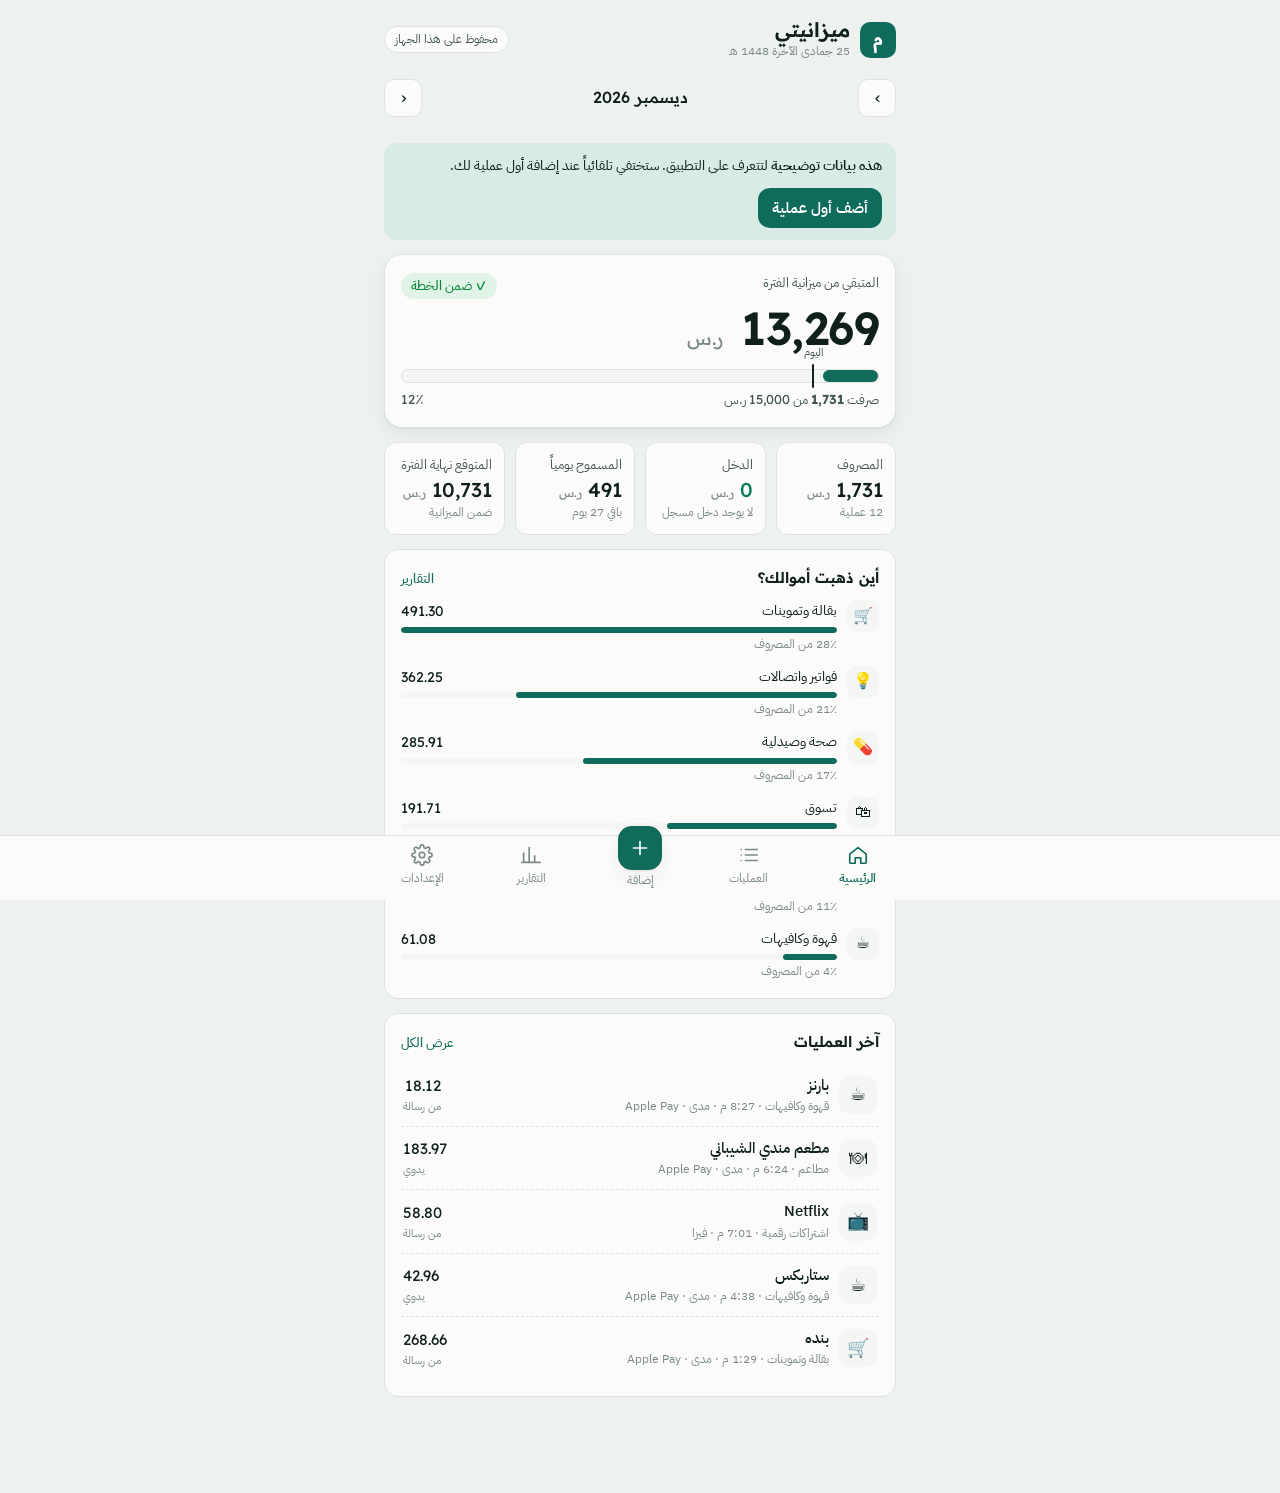
<file: docs/v1/index.html>
<!doctype html>
<html lang="ar" dir="rtl">
<head>
<meta charset="utf-8">
<meta name="viewport" content="width=device-width,initial-scale=1,viewport-fit=cover">
<meta name="theme-color" content="#0f6b5c">
<meta name="apple-mobile-web-app-status-bar-style" content="default">
<link rel="apple-touch-icon" href="icons/icon-180.png">
<link rel="icon" type="image/png" href="icons/icon-192.png">
<style>html,body{margin:0}body{padding-top:env(safe-area-inset-top,0px)}[hidden]{display:none!important}</style>
<title>ميزانيتي</title>
<meta name="apple-mobile-web-app-capable" content="yes">
<meta name="apple-mobile-web-app-title" content="ميزانيتي">
<link rel="preconnect" href="https://fonts.googleapis.com">
<link rel="preconnect" href="https://fonts.gstatic.com" crossorigin>
<link rel="stylesheet" href="https://fonts.googleapis.com/css2?family=IBM+Plex+Sans+Arabic:wght@400;500;600&family=Readex+Pro:wght@400;500;600;700&display=swap">
<style>
/* Layout: one phone-width column (max 34rem) with a fixed bottom tab bar; ledger-like rows, one hero budget gauge. */
:root {
  --bg: #eef2ef;
  --surface: #fbfcfa;
  --surface-2: #f3f6f3;
  --ink: #0f1f1b;
  --ink-2: #44554f;
  --muted: #7b8983;
  --line: #dde4df;
  --accent: #0f6b5c;
  --accent-ink: #ffffff;
  --accent-soft: #d9ebe5;
  --good: #0a8a3a;
  --good-soft: #dff3e6;
  --warn: #b77a00;
  --warn-mark: #fab219;
  --warn-soft: #fdf1d3;
  --bad: #c73434;
  --bad-soft: #f9e0de;
  --income: #0a7d55;
  --shadow: 0 1px 2px rgba(15, 31, 27, .06), 0 6px 20px rgba(15, 31, 27, .06);
  --f-display: "Readex Pro", "IBM Plex Sans Arabic", system-ui, sans-serif;
  --f-body: "IBM Plex Sans Arabic", "Segoe UI", Tahoma, system-ui, sans-serif;
  --r: 14px;
}
@media (prefers-color-scheme: dark) {
  :root:not([data-theme="light"]) {
    --bg: #0c1311; --surface: #141d1a; --surface-2: #1a2521; --ink: #edf3f0; --ink-2: #b2c1bb; --muted: #7f8e88;
    --line: #25312d; --accent: #4cc2a6; --accent-ink: #062019; --accent-soft: #173a32; --good: #3ccf6e; --good-soft: #13301f;
    --warn: #f3b73c; --warn-mark: #fab219; --warn-soft: #33290f; --bad: #ef6b6b; --bad-soft: #3a1c1c; --income: #4fd29a;
    --shadow: 0 1px 2px rgba(0, 0, 0, .3), 0 6px 20px rgba(0, 0, 0, .25); color-scheme: dark;
  }
}
:root[data-theme="dark"] {
  --bg: #0c1311; --surface: #141d1a; --surface-2: #1a2521; --ink: #edf3f0; --ink-2: #b2c1bb; --muted: #7f8e88;
  --line: #25312d; --accent: #4cc2a6; --accent-ink: #062019; --accent-soft: #173a32; --good: #3ccf6e; --good-soft: #13301f;
  --warn: #f3b73c; --warn-mark: #fab219; --warn-soft: #33290f; --bad: #ef6b6b; --bad-soft: #3a1c1c; --income: #4fd29a;
  --shadow: 0 1px 2px rgba(0, 0, 0, .3), 0 6px 20px rgba(0, 0, 0, .25); color-scheme: dark;
}

* { box-sizing: border-box; }
html, body { background: var(--bg); color: var(--ink); }
body { font-family: var(--f-body); font-size: 15px; line-height: 1.6; -webkit-text-size-adjust: 100%; }
button, input, select, textarea { font: inherit; color: inherit; }
button { cursor: pointer; }
:focus-visible { outline: 2px solid var(--accent); outline-offset: 2px; }
.num { font-family: var(--f-display); font-variant-numeric: tabular-nums; }
.muted { color: var(--muted); }
.small { font-size: 13px; }

.wrap { max-width: 34rem; margin: 0 auto; padding-inline: 16px; padding-block: 12px calc(96px + env(safe-area-inset-bottom, 0px)); }

/* header */
.top { display: flex; align-items: center; justify-content: space-between; gap: 12px; padding-block: 6px 14px; }
.brand { display: flex; align-items: center; gap: 10px; }
.brand-mark { width: 36px; height: 36px; border-radius: 10px; background: var(--accent); color: var(--accent-ink); display: grid; place-items: center; font-family: var(--f-display); font-weight: 700; font-size: 18px; }
.brand h1 { margin: 0; font-family: var(--f-display); font-size: 20px; font-weight: 600; line-height: 1.2; }
.brand .sub { font-size: 12px; color: var(--muted); }
.chip-store { font-size: 12px; color: var(--ink-2); background: var(--surface); border: 1px solid var(--line); border-radius: 999px; padding: 3px 10px; white-space: nowrap; }

/* period switcher */
.period { display: flex; align-items: center; justify-content: space-between; gap: 8px; margin-block: 4px 12px; }
.period .label { font-family: var(--f-display); font-weight: 500; font-size: 16px; text-align: center; flex: 1; min-width: 0; }
.iconbtn { width: 38px; height: 38px; border-radius: 10px; border: 1px solid var(--line); background: var(--surface); display: grid; place-items: center; font-size: 18px; line-height: 1; }
.iconbtn:disabled { opacity: .35; cursor: default; }

section[data-tab] { display: grid; gap: 14px; }
section[data-tab][hidden], [hidden] { display: none !important; }
.card { background: var(--surface); border: 1px solid var(--line); border-radius: var(--r); padding: 16px; min-width: 0; }
.card h2 { margin: 0 0 10px; font-size: 15px; font-weight: 600; font-family: var(--f-display); display: flex; justify-content: space-between; align-items: baseline; gap: 8px; }
.card h2 .link { font-family: var(--f-body); font-weight: 500; font-size: 13px; color: var(--accent); background: none; border: 0; padding: 0; }

/* hero gauge */
.hero { background: var(--surface); border: 1px solid var(--line); border-radius: 18px; padding: 18px 16px 16px; box-shadow: var(--shadow); }
.hero .eyebrow { font-size: 13px; color: var(--ink-2); }
.hero .big { font-family: var(--f-display); font-size: clamp(34px, 11vw, 46px); font-weight: 600; line-height: 1.1; margin-block: 4px 2px; letter-spacing: -.5px; }
.hero .big .cur { font-size: .42em; font-weight: 400; color: var(--muted); margin-inline-start: 4px; }
.hero .big.neg { color: var(--bad); }
.gauge { position: relative; height: 14px; border-radius: 7px; background: var(--surface-2); border: 1px solid var(--line); margin-block: 16px 6px; overflow: visible; }
.gauge .fill { position: absolute; inset-block: 0; inset-inline-start: 0; border-radius: 7px; background: var(--accent); transition: width .5s ease; }
.gauge .fill.warn { background: var(--warn-mark); }
.gauge .fill.bad { background: var(--bad); }
.gauge .pace { position: absolute; top: -6px; bottom: -6px; width: 2px; background: var(--ink); border-radius: 1px; }
.gauge .pace::after { content: attr(data-label); position: absolute; top: -20px; transform: translateX(50%); font-size: 11px; color: var(--ink-2); white-space: nowrap; }
.gauge-legend { display: flex; justify-content: space-between; gap: 8px; font-size: 13px; color: var(--ink-2); flex-wrap: wrap; }
.pill { display: inline-flex; align-items: center; gap: 6px; font-size: 12.5px; font-weight: 500; border-radius: 999px; padding: 3px 10px; }
.pill.good { background: var(--good-soft); color: var(--good); }
.pill.warn { background: var(--warn-soft); color: var(--warn); }
.pill.bad { background: var(--bad-soft); color: var(--bad); }
.hero-head { display: flex; justify-content: space-between; align-items: flex-start; gap: 8px; }

.stats { display: grid; grid-template-columns: repeat(2, minmax(0, 1fr)); gap: 10px; }
.stat { background: var(--surface); border: 1px solid var(--line); border-radius: 12px; padding: 12px; min-width: 0; }
.stat .k { font-size: 12.5px; color: var(--ink-2); }
.stat .v { font-family: var(--f-display); font-size: 20px; font-weight: 500; line-height: 1.3; margin-top: 2px; overflow-wrap: anywhere; }
.stat .v small { font-size: 12px; color: var(--muted); font-weight: 400; }
.stat .h { font-size: 12px; color: var(--muted); }

.banner { border-radius: 12px; padding: 12px 14px; font-size: 14px; display: flex; gap: 10px; align-items: flex-start; justify-content: space-between; flex-wrap: wrap; }
.banner.sample { background: var(--accent-soft); color: var(--ink); }
.banner.warn { background: var(--warn-soft); }
.banner.bad { background: var(--bad-soft); }
.banner b { font-weight: 600; }

/* category bars */
.cats { display: grid; gap: 12px; }
.catrow { display: grid; grid-template-columns: 32px minmax(0, 1fr) auto; gap: 4px 10px; align-items: center; }
.catrow .ic { grid-row: span 2; width: 32px; height: 32px; border-radius: 9px; background: var(--surface-2); display: grid; place-items: center; font-size: 16px; }
.catrow .nm { font-size: 14px; min-width: 0; overflow: hidden; text-overflow: ellipsis; white-space: nowrap; }
.catrow .amt { font-family: var(--f-display); font-size: 14px; text-align: end; font-variant-numeric: tabular-nums; }
.catrow .bar { grid-column: 2 / 4; height: 6px; background: var(--surface-2); border-radius: 3px; position: relative; overflow: hidden; }
.catrow .bar i { position: absolute; inset-block: 0; inset-inline-start: 0; background: var(--accent); border-radius: 3px; }
.catrow .bar i.warn { background: var(--warn-mark); }
.catrow .bar i.bad { background: var(--bad); }
.catrow .meta { grid-column: 2 / 4; font-size: 12px; color: var(--muted); margin-top: -2px; }

/* transactions */
.day { display: grid; gap: 2px; }
.dayhead { display: flex; justify-content: space-between; font-size: 12.5px; color: var(--muted); padding-block: 8px 4px; border-bottom: 1px solid var(--line); }
.tx { display: grid; grid-template-columns: 38px minmax(0, 1fr) auto; gap: 10px; align-items: center; padding: 10px 2px; border: 0; background: none; text-align: start; width: 100%; border-bottom: 1px dashed var(--line); }
.tx:last-child { border-bottom: 0; }
.tx .ic { width: 38px; height: 38px; border-radius: 11px; background: var(--surface-2); display: grid; place-items: center; font-size: 18px; }
.tx .t1 { font-size: 14.5px; font-weight: 500; overflow: hidden; text-overflow: ellipsis; white-space: nowrap; }
.tx .t2 { font-size: 12px; color: var(--muted); overflow: hidden; text-overflow: ellipsis; white-space: nowrap; }
.tx .a { font-family: var(--f-display); font-variant-numeric: tabular-nums; font-size: 15px; text-align: end; white-space: nowrap; }
.tx .a.in { color: var(--income); }
.tx .src { font-size: 11px; color: var(--muted); display: block; text-align: end; }
.empty { text-align: center; color: var(--muted); padding: 24px 8px; font-size: 14px; }

.filters { display: grid; gap: 8px; }
.segs { display: flex; gap: 6px; flex-wrap: wrap; }
.seg { border: 1px solid var(--line); background: var(--surface); border-radius: 999px; padding: 6px 14px; font-size: 13.5px; }
.seg[aria-pressed="true"] { background: var(--ink); color: var(--bg); border-color: var(--ink); }
.field { display: grid; gap: 4px; min-width: 0; }
.field label, .lbl { font-size: 13px; color: var(--ink-2); }
input[type=text], input[type=search], input[type=number], input[type=datetime-local], select, textarea {
  width: 100%; border: 1px solid var(--line); background: var(--surface); border-radius: 10px; padding: 10px 12px; font-size: 16px; min-width: 0;
}
textarea { resize: vertical; min-height: 150px; line-height: 1.7; }
input:focus, select:focus, textarea:focus { outline: 2px solid var(--accent); outline-offset: 0; border-color: transparent; }
.row2 { display: grid; grid-template-columns: repeat(2, minmax(0, 1fr)); gap: 10px; }
.btn { border: 0; border-radius: 12px; padding: 12px 18px; font-weight: 600; background: var(--accent); color: var(--accent-ink); font-size: 15px; }
.btn.ghost { background: var(--surface-2); color: var(--ink); border: 1px solid var(--line); font-weight: 500; }
.btn.danger { background: var(--bad); color: #fff; }
.btn.block { width: 100%; }
.btns { display: flex; gap: 8px; flex-wrap: wrap; }
.amount-in { font-family: var(--f-display); font-size: 30px !important; text-align: center; padding: 12px !important; }
.catgrid { display: grid; grid-template-columns: repeat(auto-fill, minmax(96px, 1fr)); gap: 8px; }
.catbtn { border: 1px solid var(--line); background: var(--surface); border-radius: 12px; padding: 8px 4px; display: grid; justify-items: center; gap: 2px; font-size: 12.5px; line-height: 1.3; min-height: 64px; }
.catbtn .e { font-size: 20px; }
.catbtn[aria-pressed="true"] { border-color: var(--accent); background: var(--accent-soft); box-shadow: inset 0 0 0 1px var(--accent); }

.parsed { display: grid; gap: 10px; }
.pcard { border: 1px solid var(--line); border-radius: 12px; padding: 12px; display: grid; gap: 8px; background: var(--surface); }
.pcard.off { opacity: .55; }
.pcard.err { border-style: dashed; }
.pcard .raw { font-size: 12px; color: var(--muted); white-space: pre-line; max-height: 4.8em; overflow: hidden; }
.pcard .head { display: flex; align-items: center; justify-content: space-between; gap: 8px; }
.warnline { font-size: 12.5px; color: var(--warn); }
.errline { font-size: 13px; color: var(--bad); }
.check { display: inline-flex; align-items: center; gap: 6px; font-size: 13.5px; }
.check input { width: 18px; height: 18px; accent-color: var(--accent); }

/* charts */
.chart { position: relative; width: 100%; }
.chart svg { display: block; width: 100%; overflow: visible; }
.chart text { fill: var(--muted); font-size: 11px; font-family: var(--f-body); }
.chart .grid { stroke: var(--line); stroke-width: 1; }
.chart .base { stroke: var(--muted); stroke-width: 1; }
.tip { position: absolute; pointer-events: none; background: var(--ink); color: var(--bg); border-radius: 8px; padding: 6px 10px; font-size: 12.5px; line-height: 1.5; white-space: nowrap; transform: translate(50%, -100%); z-index: 3; }
.tip[hidden] { display: none; }
.legend { display: flex; gap: 14px; flex-wrap: wrap; font-size: 12.5px; color: var(--ink-2); margin-top: 8px; }
.legend i { display: inline-block; width: 14px; height: 3px; border-radius: 2px; vertical-align: middle; margin-inline-end: 6px; background: var(--accent); }
.legend i.dash { background: repeating-linear-gradient(90deg, var(--muted) 0 4px, transparent 4px 7px); }
.legend i.bad { background: var(--bad); height: 8px; }
.legend i.bar { height: 8px; }

.tbl { overflow-x: auto; }
table { width: 100%; border-collapse: collapse; font-size: 14px; }
th { font-weight: 500; font-size: 12.5px; color: var(--muted); text-align: start; padding: 6px 4px; border-bottom: 1px solid var(--line); }
td { padding: 8px 4px; border-bottom: 1px solid var(--line); }
td.n, th.n { text-align: end; font-family: var(--f-display); font-variant-numeric: tabular-nums; white-space: nowrap; }
tr:last-child td { border-bottom: 0; }
.delta-up { color: var(--bad); }
.delta-down { color: var(--good); }

.kv { display: grid; grid-template-columns: repeat(2, minmax(0, 1fr)); gap: 10px; }

/* settings */
.set-list { display: grid; gap: 10px; }
.setrow { display: grid; grid-template-columns: 30px minmax(0, 1fr) 110px; gap: 10px; align-items: center; }
.setrow input { padding: 8px 10px; font-size: 15px; }
.steps { margin: 0; padding-inline-start: 20px; display: grid; gap: 8px; font-size: 14px; }
.steps code, .mono { font-family: ui-monospace, "SF Mono", Menlo, monospace; font-size: 12.5px; background: var(--surface-2); padding: 1px 6px; border-radius: 6px; }
details.card summary { cursor: pointer; font-family: var(--f-display); font-weight: 600; font-size: 15px; }
details.card[open] summary { margin-bottom: 10px; }
.rule { display: flex; justify-content: space-between; align-items: center; gap: 8px; font-size: 14px; padding-block: 6px; border-bottom: 1px solid var(--line); }
.rule:last-child { border-bottom: 0; }
.rule span { min-width: 0; overflow-wrap: anywhere; }

/* bottom nav */
nav.tabs { position: fixed; inset-inline: 0; bottom: 0; z-index: 10; background: var(--surface); border-top: 1px solid var(--line); padding-bottom: env(safe-area-inset-bottom, 0px); }
nav.tabs .in { max-width: 34rem; margin: 0 auto; display: grid; grid-template-columns: repeat(5, 1fr); }
nav.tabs button { border: 0; background: none; padding: 8px 2px 10px; display: grid; justify-items: center; gap: 2px; font-size: 11.5px; color: var(--muted); }
nav.tabs button svg { width: 22px; height: 22px; stroke: currentColor; fill: none; stroke-width: 1.8; stroke-linecap: round; stroke-linejoin: round; }
nav.tabs button[aria-current="page"] { color: var(--accent); font-weight: 600; }
nav.tabs .add span.plus { width: 44px; height: 44px; margin-top: -18px; border-radius: 14px; background: var(--accent); color: var(--accent-ink); display: grid; place-items: center; box-shadow: var(--shadow); }
nav.tabs .add span.plus svg { stroke: var(--accent-ink); }

/* sheet */
.sheet-bg { position: fixed; inset: 0; background: rgba(8, 16, 13, .45); z-index: 20; display: grid; align-items: end; justify-items: center; }
.sheet { background: var(--bg); width: 100%; max-width: 34rem; max-height: 92%; overflow-y: auto; border-radius: 18px 18px 0 0; padding: 16px 16px calc(20px + env(safe-area-inset-bottom, 0px)); display: grid; gap: 12px; }
.sheet h3 { margin: 0; font-family: var(--f-display); font-size: 17px; font-weight: 600; display: flex; justify-content: space-between; align-items: center; }
.toast { position: fixed; bottom: calc(84px + env(safe-area-inset-bottom, 0px)); inset-inline: 16px; margin: 0 auto; max-width: 30rem; background: var(--ink); color: var(--bg); border-radius: 12px; padding: 10px 14px; font-size: 14px; z-index: 30; text-align: center; }

@media (min-width: 560px) {
  .stats { grid-template-columns: repeat(4, minmax(0, 1fr)); }
}
@media (prefers-reduced-motion: reduce) { * { transition: none !important; animation: none !important; } }
.setrow.plan { grid-template-columns: 52px minmax(0, 1fr) 110px; }
</style>
</head>
<body>
<div dir="rtl" lang="ar">
<div class="wrap">
  <header class="top">
    <div class="brand"><div class="brand-mark" aria-hidden="true">م</div><div><h1>ميزانيتي</h1><div class="sub" id="hijri"></div></div></div>
    <span class="chip-store" id="storechip">جارِ التحميل…</span>
  </header>
  <main>
    <section data-tab="home"></section>
    <section data-tab="txns" hidden></section>
    <section data-tab="add" hidden></section>
    <section data-tab="reports" hidden></section>
    <section data-tab="settings" hidden></section>
  </main>
</div>
<nav class="tabs" aria-label="التنقل">
  <div class="in">
    <button data-go="home"><svg viewBox="0 0 24 24"><path d="M3 11l9-7 9 7v9a1 1 0 0 1-1 1h-5v-6H9v6H4a1 1 0 0 1-1-1z"/></svg>الرئيسية</button>
    <button data-go="txns"><svg viewBox="0 0 24 24"><path d="M8 6h13M8 12h13M8 18h13M3.5 6h.01M3.5 12h.01M3.5 18h.01"/></svg>العمليات</button>
    <button data-go="add" class="add" aria-label="إضافة عملية"><span class="plus"><svg viewBox="0 0 24 24"><path d="M12 5v14M5 12h14"/></svg></span>إضافة</button>
    <button data-go="reports"><svg viewBox="0 0 24 24"><path d="M4 20V10M10 20V4M16 20v-7M22 20H2"/></svg>التقارير</button>
    <button data-go="settings"><svg viewBox="0 0 24 24"><circle cx="12" cy="12" r="3"/><path d="M19.4 15a1.7 1.7 0 0 0 .3 1.8l.1.1a2 2 0 1 1-2.8 2.8l-.1-.1a1.7 1.7 0 0 0-1.8-.3 1.7 1.7 0 0 0-1 1.5V21a2 2 0 1 1-4 0v-.1a1.7 1.7 0 0 0-1.1-1.5 1.7 1.7 0 0 0-1.8.3l-.1.1a2 2 0 1 1-2.8-2.8l.1-.1a1.7 1.7 0 0 0 .3-1.8 1.7 1.7 0 0 0-1.5-1H3a2 2 0 1 1 0-4h.1a1.7 1.7 0 0 0 1.5-1.1 1.7 1.7 0 0 0-.3-1.8l-.1-.1a2 2 0 1 1 2.8-2.8l.1.1a1.7 1.7 0 0 0 1.8.3H9a1.7 1.7 0 0 0 1-1.5V3a2 2 0 1 1 4 0v.1a1.7 1.7 0 0 0 1 1.5 1.7 1.7 0 0 0 1.8-.3l.1-.1a2 2 0 1 1 2.8 2.8l-.1.1a1.7 1.7 0 0 0-.3 1.8V9a1.7 1.7 0 0 0 1.5 1H21a2 2 0 1 1 0 4h-.1a1.7 1.7 0 0 0-1.5 1z"/></svg>الإعدادات</button>
  </div>
</nav>
<div id="sheet" hidden></div>
<div class="toast" id="toast" hidden role="status"></div>
</div>
<script>
// ===== محلل رسائل البنوك + التصنيف التلقائي =====
// Pure functions: no DOM. Tested with node (test/parser.test.js).

const CATEGORIES = [
  // id, Arabic name, icon glyph, kind
  { id: 'groceries', name: 'بقالة وتموينات', icon: '🛒', kind: 'expense' },
  { id: 'restaurants', name: 'مطاعم', icon: '🍽', kind: 'expense' },
  { id: 'coffee', name: 'قهوة وكافيهات', icon: '☕', kind: 'expense' },
  { id: 'delivery', name: 'تطبيقات توصيل', icon: '🛵', kind: 'expense' },
  { id: 'fuel', name: 'وقود', icon: '⛽', kind: 'expense' },
  { id: 'transport', name: 'مواصلات وتنقل', icon: '🚕', kind: 'expense' },
  { id: 'car', name: 'سيارة وصيانة', icon: '🔧', kind: 'expense' },
  { id: 'shopping', name: 'تسوق', icon: '🛍', kind: 'expense' },
  { id: 'bills', name: 'فواتير واتصالات', icon: '💡', kind: 'expense' },
  { id: 'subscriptions', name: 'اشتراكات رقمية', icon: '📺', kind: 'expense' },
  { id: 'housing', name: 'سكن وإيجار', icon: '🏠', kind: 'expense' },
  { id: 'health', name: 'صحة وصيدلية', icon: '💊', kind: 'expense' },
  { id: 'personal', name: 'عناية شخصية', icon: '💈', kind: 'expense' },
  { id: 'education', name: 'تعليم', icon: '🎓', kind: 'expense' },
  { id: 'entertainment', name: 'ترفيه', icon: '🎬', kind: 'expense' },
  { id: 'travel', name: 'سفر وفنادق', icon: '✈', kind: 'expense' },
  { id: 'government', name: 'رسوم حكومية', icon: '🏛', kind: 'expense' },
  { id: 'insurance', name: 'تأمين', icon: '🛡', kind: 'expense' },
  { id: 'family', name: 'عائلة ومنزل', icon: '👨‍👩‍👧', kind: 'expense' },
  { id: 'charity', name: 'صدقات وزكاة', icon: '🤲', kind: 'expense' },
  { id: 'cash', name: 'سحب نقدي', icon: '💵', kind: 'expense' },
  { id: 'transfers', name: 'حوالات صادرة', icon: '↗', kind: 'expense' },
  { id: 'other', name: 'أخرى', icon: '•', kind: 'expense' },
  { id: 'salary', name: 'راتب', icon: '💼', kind: 'income' },
  { id: 'transfer_in', name: 'حوالة واردة', icon: '↙', kind: 'income' },
  { id: 'refund', name: 'استرداد', icon: '↩', kind: 'income' },
  { id: 'income_other', name: 'دخل آخر', icon: '＋', kind: 'income' },
];

// Keywords are matched against the lower-cased merchant (and the whole SMS as fallback).
const CATEGORY_KEYWORDS = {
  groceries: ['panda', 'بنده', 'بندة', 'danube', 'الدانوب', 'othaim', 'العثيمين', 'tamimi', 'التميمي', 'carrefour', 'كارفور', 'lulu', 'لولو', 'farm superstore', 'المزرعة', 'nesto', 'نستو', 'hyper', 'هايبر', 'supermarket', 'سوبرماركت', 'سوبر ماركت', 'grocery', 'بقالة', 'تموينات', 'manuel', 'مانويل', 'bin dawood', 'بن داود', 'ninja', 'نينجا', 'nana', 'نعناع', 'tamimi markets', 'meat', 'ملحمة', 'مخبز', 'bakery', 'خضار'],
  restaurants: ['restaurant', 'مطعم', 'مطاعم', 'albaik', 'al baik', 'البيك', 'mcdonald', 'ماكدونالدز', 'kfc', 'كنتاكي', 'burger', 'برجر', 'بيرجر', 'pizza', 'بيتزا', 'herfy', 'هرفي', 'kudu', 'كودو', 'shawarma', 'شاورما', 'shawarmer', 'شاورمر', 'maestro', 'مايسترو', 'subway', 'صب واي', 'hardee', 'هارديز', 'grill', 'مشويات', 'mandi', 'مندي', 'مطبخ', 'kitchen', 'broast', 'بروست', 'domino', 'دومينوز', 'papa john', 'popeyes', 'بوبايز', 'texas', 'فوال', 'bistro', 'diner', 'steak', 'sushi'],
  coffee: ['coffee', 'قهوة', 'كوفي', 'cafe', 'café', 'كافيه', 'كافي', 'starbucks', 'ستاربكس', 'barns', 'بارنز', 'dunkin', 'دانكن', 'tim hortons', 'تيم هورتنز', 'half million', 'هاف مليون', 'dose', 'دوز', 'roaster', 'محمصة', 'كيف', 'kayf', 'brew', 'espresso', 'dr.cafe', 'دكتور كيف', 'overdose', 'اوفردوز', 'java'],
  delivery: ['jahez', 'جاهز', 'hungerstation', 'هنقرستيشن', 'هنقر', 'keeta', 'كيتا', 'toyou', 'تويو', 'mrsool', 'مرسول', 'the chefz', 'ذا شفز', 'careem food', 'lugmety', 'لقمتي', 'shgardi', 'شقردي', 'talabat', 'طلبات'],
  fuel: ['aldrees', 'al drees', 'الدريس', 'sasco', 'ساسكو', 'naft', 'نفط', 'fuel', 'وقود', 'بنزين', 'petrol', 'gas station', 'محطة', 'adnoc', 'أدنوك', 'ادنوك', 'almaha', 'المها', 'petromin', 'بترومين', 'car fuel', 'mobil'],
  transport: ['uber', 'أوبر', 'اوبر', 'careem', 'كريم', 'bolt', 'بولت', 'jeeny', 'جيني', 'metro', 'مترو', 'parking', 'مواقف', 'saptco', 'سابتكو', 'darb', 'درب', 'train', 'قطار', 'sar rail', 'haramain', 'الحرمين', 'taxi', 'تاكسي', 'ekar', 'إيكار', 'yelo', 'يلو', 'theeb', 'ذيب', 'budget rent', 'تأجير سيارات'],
  car: ['car wash', 'مغسلة سيارات', 'مغسلة', 'workshop', 'ورشة', 'tire', 'tyre', 'كفرات', 'إطارات', 'اطارات', 'oil change', 'تغيير زيت', 'زيوت', 'auto', 'قطع غيار', 'spare parts', 'fahas', 'فحص دوري', 'mvpi', 'najm', 'نجم'],
  shopping: ['amazon', 'أمازون', 'امازون', 'noon', 'نون', 'shein', 'شي ان', 'شي إن', 'namshi', 'نمشي', 'ikea', 'ايكيا', 'إيكيا', 'centrepoint', 'سنتربوينت', 'h&m', 'zara', 'زارا', 'extra', 'اكسترا', 'إكسترا', 'jarir', 'جرير', 'mall', 'مول', 'saco', 'ساكو', 'max', 'ماكس', 'home centre', 'هوم سنتر', 'splash', 'سبلاش', 'nike', 'adidas', 'apple store', 'aliexpress', 'trendyol', 'ترينديول', 'store', 'متجر', 'boutique', 'بوتيك', 'عطور', 'perfume', 'abdul samad', 'عبدالصمد', 'arabian oud', 'العربية للعود', 'salla', 'سلة', 'zid', 'زد', 'tabby', 'تابي', 'tamara', 'تمارا'],
  bills: ['stc', 'اس تي سي', 'زين', 'zain', 'mobily', 'موبايلي', 'salam', 'سلام', 'virgin', 'فيرجن', 'lebara', 'ليبارا', 'sec', 'الكهرباء', 'electricity', 'water', 'المياه', 'nwc', 'فاتورة', 'فواتير', 'sadad', 'سداد', 'bill', 'internet', 'انترنت', 'إنترنت', 'fiber', 'فايبر'],
  subscriptions: ['netflix', 'نتفلكس', 'نتفليكس', 'shahid', 'شاهد', 'spotify', 'سبوتيفاي', 'anghami', 'أنغامي', 'انغامي', 'osn', 'apple.com', 'itunes', 'icloud', 'google', 'youtube', 'يوتيوب', 'chatgpt', 'openai', 'claude', 'anthropic', 'disney', 'ديزني', 'starzplay', 'prime video', 'amazon prime', 'microsoft', 'adobe', 'canva', 'subscription', 'اشتراك', 'playstation plus', 'xbox', 'tod', 'ssc'],
  housing: ['rent', 'إيجار', 'ايجار', 'ejar', 'real estate', 'عقار', 'عقارات', 'housing', 'سكن', 'compound', 'كمباوند', 'maintenance', 'صيانة منزل', 'furniture', 'أثاث', 'اثاث'],
  health: ['pharmacy', 'صيدلية', 'صيدليات', 'nahdi', 'النهدي', 'aldawaa', 'al-dawaa', 'الدواء', 'whites', 'وايتس', 'hospital', 'مستشفى', 'clinic', 'عيادة', 'عيادات', 'medical', 'طبي', 'مجمع طبي', 'lab', 'مختبر', 'dental', 'أسنان', 'اسنان', 'optic', 'نظارات', 'magrabi', 'مغربي', 'sulaiman al habib', 'الحبيب', 'dallah', 'دله', 'mouwasat', 'المواساة', 'gym', 'جيم', 'fitness', 'fitness time', 'وقت اللياقة', 'نادي رياضي'],
  personal: ['salon', 'صالون', 'حلاق', 'حلاقة', 'barber', 'spa', 'سبا', 'laundry', 'مغسلة ملابس', 'غسيل', 'beauty', 'تجميل', 'cosmetic', 'nice one', 'نايس ون', 'sephora', 'سيفورا', 'faces', 'فيسز'],
  education: ['school', 'مدرسة', 'مدارس', 'university', 'جامعة', 'course', 'دورة', 'دورات', 'udemy', 'coursera', 'مكتبة', 'library', 'tuition', 'رسوم دراسية', 'academy', 'أكاديمية', 'اكاديمية', 'institute', 'معهد', 'kindergarten', 'روضة', 'حضانة', 'nursery'],
  entertainment: ['cinema', 'سينما', 'vox', 'ڤوكس', 'فوكس', 'muvi', 'موفي', 'amc', 'boulevard', 'بوليفارد', 'webook', 'ويبوك', 'playstation', 'steam', 'game', 'games', 'ألعاب', 'العاب', 'park', 'ملاهي', 'bowling', 'بولينج', 'riyadh season', 'موسم الرياض', 'ticket', 'تذاكر', 'تذكرة', 'event', 'فعالية', 'sparky', 'سباركيز', 'kidzania'],
  travel: ['saudia', 'السعودية للطيران', 'الخطوط السعودية', 'flynas', 'طيران ناس', 'ناس', 'flyadeal', 'أديل', 'اديل', 'booking', 'بوكينج', 'airbnb', 'hotel', 'فندق', 'فنادق', 'agoda', 'أجودا', 'almosafer', 'المسافر', 'tajawal', 'تجوال', 'emirates', 'airline', 'airways', 'طيران', 'marriott', 'hilton', 'hyatt', 'radisson', 'movenpick', 'شقق فندقية', 'resort', 'منتجع', 'expedia', 'gathern', 'قذرن', 'جاذر إن'],
  government: ['absher', 'أبشر', 'ابشر', 'moi', 'وزارة', 'مرور', 'traffic', 'مخالفة', 'jawazat', 'جوازات', 'najiz', 'ناجز', 'muqeem', 'مقيم', 'qiwa', 'قوى', 'balady', 'بلدي', 'gosi', 'التأمينات', 'رسوم', 'fees', 'efaa', 'إيفاء', 'passport', 'iqama', 'إقامة', 'visa fee', 'تأشيرة', 'saber', 'ساعد'],
  insurance: ['insurance', 'تأمين', 'تامين', 'tawuniya', 'التعاونية', 'bupa', 'بوبا', 'medgulf', 'ميدغلف', 'walaa', 'ولاء', 'malath', 'ملاذ', 'salama', 'سلامة', 'tameeni', 'تأميني', 'takaful', 'تكافل'],
  charity: ['charity', 'صدقة', 'صدقات', 'ehsan', 'احسان', 'إحسان', 'جمعية', 'تبرع', 'تبرعات', 'donation', 'donate', 'zakat', 'زكاة', 'waqf', 'وقف', 'اوقاف', 'أوقاف', 'shefaa', 'شفاء', 'furijat', 'فرجت', 'جود', 'jood'],
};

const DEFAULT_KIND_CAT = { expense: 'other', income: 'income_other' };

// ---- text normalisation ----
function normalizeDigits(s) {
  return String(s || '')
    .replace(/[٠-٩]/g, (d) => String(d.charCodeAt(0) - 0x0660))
    .replace(/[۰-۹]/g, (d) => String(d.charCodeAt(0) - 0x06F0))
    .replace(/٫/g, '.') // Arabic decimal separator
    .replace(/[٬،]/g, ',') // Arabic thousands separator / comma
    .replace(/ـ/g, '') // tatweel
    .replace(/[‎‏‪-‮⁦-⁩]/g, ''); // bidi marks
}

function normalizeMerchant(s) {
  return normalizeDigits(s).toLowerCase().replace(/[\s\-_.*#]+/g, ' ').replace(/\s\d{3,}$/, '').trim();
}

function hashText(s) {
  const t = normalizeDigits(s).replace(/\s+/g, ' ').trim().toLowerCase();
  let h = 5381;
  for (let i = 0; i < t.length; i++) h = ((h << 5) + h + t.charCodeAt(i)) | 0;
  return 'h' + (h >>> 0).toString(36) + t.length.toString(36);
}

// ---- category detection ----
function findCat(text) {
  let best = null, bestLen = 0;
  for (const [cat, words] of Object.entries(CATEGORY_KEYWORDS)) {
    for (const w of words) {
      if (w.length > bestLen && matchesWord(text, w)) { best = cat; bestLen = w.length; }
    }
  }
  return best;
}

function categorize(merchant, fullText, kind, rules) {
  const m = normalizeMerchant(merchant);
  if (rules && m && rules[m]) return rules[m];
  const byMerchant = m && findCat(m);
  if (byMerchant) return byMerchant;
  if (kind === 'expense' && fullText) {
    // Payment-method words ("stc pay", "apple pay") must not decide the category.
    const t = normalizeDigits(fullText).toLowerCase().replace(/(stc\s*pay|apple\s*pay|اس تي سي باي|ابل باي|أبل باي)/g, ' ');
    const byText = findCat(t);
    if (byText) return byText;
  }
  return DEFAULT_KIND_CAT[kind] || 'other';
}

function escRe(w) { return w.replace(/[.*+?^${}()|[\]\\]/g, '\\$&'); }
function matchesWord(text, w) {
  // Whole-word match in both scripts, so "stc" doesn't hit "castcom" and "نون" doesn't hit "قانون".
  const L = /^[a-z0-9&.' ]+$/.test(w) ? 'a-z0-9' : '\u0621-\u064Aa-z0-9';
  const re = new RegExp('(^|[^' + L + '])' + escRe(w) + '($|[^' + L + '])');
  return re.test(text);
}

// ---- SMS parsing ----
const CUR = '(SAR|SR|S\\.R|ر\\.?\\s?س\\.?|ريال|رس|USD|US\\$|EUR|AED|GBP|KWD|BHD|QAR|OMR|EGP|JOD|TRY|\\$|€|£)';
const NUM = '(\\d+(?:\\.\\d{1,3})?)';

function curCode(c) {
  if (!c) return null;
  c = c.replace(/\s/g, '').toUpperCase();
  if (/^(SAR|SR|S\.R|ر\.?س\.?|ريال|رس)$/i.test(c) || /ر.?س/.test(c) || c === 'ريال') return 'SAR';
  if (c === '$' || c === 'US$') return 'USD';
  if (c === '€') return 'EUR';
  if (c === '£') return 'GBP';
  return c;
}

function extractAmount(text) {
  // Drop balance / available-limit fragments so they are never read as the amount.
  const t = text
    .replace(/(الرصيد|رصيد|المتاح|الحد المتاح|Balance|Bal\b|Avail[a-z.]*\s*(?:Bal[a-z.]*|limit)?)[^\n]*/gi, '')
    .replace(/(\d),(?=\d{3}(?!\d))/g, '$1');
  const found = [];
  const push = (re, ai, ci, ci2, weight) => {
    let m; re.lastIndex = 0;
    while ((m = re.exec(t))) found.push({ amount: parseFloat(m[ai]), cur: curCode(m[ci] || (ci2 ? m[ci2] : null)), idx: m.index, weight });
  };
  push(new RegExp('(?:مبلغ|المبلغ|بمبلغ|بقيمة|القيمة|قيمة|Amount|Amt|بـ)\\s*[:：]?\\s*' + CUR + '?\\s*' + NUM + '\\s*' + CUR + '?', 'gi'), 2, 1, 3, 3);
  push(new RegExp(CUR + '\\s*' + NUM, 'gi'), 2, 1, null, 2);
  push(new RegExp(NUM + '\\s*' + CUR, 'gi'), 1, 2, null, 2);
  const valid = found.filter((f) => f.amount > 0 && f.amount < 10000000);
  if (!valid.length) return null;
  // Prefer: labelled, then SAR, then earliest.
  valid.sort((a, b) => (b.weight - a.weight) || ((b.cur === 'SAR') - (a.cur === 'SAR')) || (a.idx - b.idx));
  const best = valid[0];
  // A labelled amount without currency: take currency from a currency match of the same number.
  if (!best.cur) {
    const same = valid.find((v) => v.amount === best.amount && v.cur);
    best.cur = same ? same.cur : 'SAR';
  }
  return { amount: Math.round(best.amount * 100) / 100, currency: best.cur };
}

const RX = {
  ignore: /(رمز\s*(التحقق|التفعيل|الدخول|سري)|كلمة\s*(المرور|السر)|OTP|one[- ]time|verification code|passcode|لا تشارك|do not share|مرفوض|رفض|declined|لم تتم|insufficient|غير كاف)/i,
  refund: /(استرداد|مسترد|مسترجع|استرجاع|refund|reversal|reversed|عكس عملية)/i,
  income: /(راتب|salary|payroll|إيداع|ايداع|deposit|حوالة\s*واردة|حواله\s*وارده|تحويل\s*وارد|واردة|incoming|credited|credit transfer|received|استلام|أضيف|اضافة مبلغ|إضافة مبلغ)/i,
  withdraw: /(سحب|ATM|withdraw)/i,
  transfer: /(حوالة|حواله|تحويل|transfer|صادرة|outgoing|sent to|إلى حساب|الى حساب)/i,
  bill: /(سداد|فاتورة|sadad|bill payment)/i,
};

function detectType(text) {
  if (RX.refund.test(text)) return { kind: 'income', sub: 'refund' };
  if (RX.income.test(text) && !/(شراء|purchase|POS)/i.test(text)) {
    return { kind: 'income', sub: /(راتب|salary|payroll)/i.test(text) ? 'salary' : RX.transfer.test(text) ? 'transfer_in' : 'income_other' };
  }
  if (RX.withdraw.test(text) && !/(شراء|purchase)/i.test(text)) return { kind: 'expense', sub: 'cash' };
  if (RX.bill.test(text)) return { kind: 'expense', sub: 'bill' };
  if (RX.transfer.test(text) && !/(شراء|purchase|POS)/i.test(text)) return { kind: 'expense', sub: 'transfer' };
  return { kind: 'expense', sub: 'purchase' };
}

const MERCHANT_LABEL = /^\s*(?:لدى|لدي|عند|من|المتجر|التاجر|اسم التاجر|الجهة|المفوتر|إلى|الى|المستفيد|لـ|At|Merchant|From|To|Beneficiary|Biller|Payee)\s*[:：]?\s*(.+?)\s*$/i;

function badMerchant(v) {
  const s = normalizeDigits(v).trim();
  if (!s || s.length < 2) return true;
  if (/^[\d\s*xX#:/.\-]+$/.test(s)) return true; // only digits / masks
  if (/^(حساب|بطاقة|البطاقة|الحساب|account|card|acc|a\/c|iban|رقم)/i.test(s)) return true;
  if (/^\d{1,4}[-/]\d{1,2}[-/]\d{1,4}/.test(s)) return true; // a date
  if (/^(SAR|ر\.?س|ريال)\s*\d/i.test(s)) return true;
  return false;
}

function cleanMerchant(v) {
  return normalizeDigits(v)
    .replace(/\s+(?:في|on|بتاريخ|date|at\s+\d).*$/i, '')
    .replace(/\s+\d{1,2}:\d{2}.*$/, '')
    .replace(/[;,|]+$/, '')
    .replace(/\s{2,}/g, ' ')
    .trim()
    .slice(0, 60);
}

function extractMerchant(text) {
  const lines = text.split(/\n|\r/).map((l) => l.trim()).filter(Boolean);
  for (const line of lines) {
    const m = line.match(MERCHANT_LABEL);
    if (m && !badMerchant(m[1])) return cleanMerchant(m[1]);
  }
  const inline = [
    /\b(?:at|from|to)\s+([A-Za-z؀-ۿ0-9&'. \-]{2,40}?)(?=\s+(?:on|with|using|card|via)\b|\s*[,.;\n]|\s+\d|$)/i,
    /(?:لدى|لدي|عند|المتجر|من)\s*[:：]?\s*([^\n,،;]{2,40}?)(?=\s+(?:في|على|بتاريخ|بمبلغ|بقيمة|مبلغ)(?:\s|$)|\s*[,،;\n]|$)/,
  ];
  for (const re of inline) {
    const m = text.match(re);
    if (m && !badMerchant(m[1])) return cleanMerchant(m[1]);
  }
  return '';
}

function extractMethod(text) {
  const t = text.toLowerCase();
  const brands = [];
  if (/mada|مدى/.test(t)) brands.push('مدى');
  if (/visa|فيزا/.test(t)) brands.push('فيزا');
  if (/master|ماستر/.test(t)) brands.push('ماستركارد');
  if (/amex|american express|أمريكان/.test(t)) brands.push('أمريكان إكسبريس');
  if (/apple\s*pay|أبل باي|ابل باي|آبل باي/.test(t)) brands.push('Apple Pay');
  if (/stc\s*pay|اس تي سي باي/.test(t)) brands.push('STC Pay');
  const brand = brands.join(' · ');
  const m = normalizeDigits(text).match(/(?:\*+|x{2,}|بطاقة\s*[:：]?\s*\**|البطاقة\s*[:：]?\s*\**|card\s*(?:no\.?|number)?\s*[:：]?\s*\**|ending\s*(?:with|in)?\s*|تنتهي\s*(?:بـ|ب)?\s*)(\d{4})\b/i);
  const last4 = m ? m[1] : '';
  return [brand, last4 ? '•' + last4 : ''].filter(Boolean).join(' ');
}

function pad(n) { return String(n).padStart(2, '0'); }
function isoLocal(d) {
  return d.getFullYear() + '-' + pad(d.getMonth() + 1) + '-' + pad(d.getDate()) + 'T' + pad(d.getHours()) + ':' + pad(d.getMinutes());
}

function extractDate(text, now) {
  now = now || new Date();
  const t = normalizeDigits(text);
  const tm = t.match(/(\d{1,2}):(\d{2})(?::\d{2})?\s*(ص|م|am|pm)?/i);
  let hh = tm ? +tm[1] : now.getHours(), mi = tm ? +tm[2] : now.getMinutes();
  if (tm && tm[3]) {
    const pm = /م|pm/i.test(tm[3]);
    if (pm && hh < 12) hh += 12;
    if (!pm && hh === 12) hh = 0;
  }
  const cands = [];
  const add = (y, m, d) => {
    if (y < 100) y += 2000;
    if (m < 1 || m > 12 || d < 1 || d > 31) return;
    const dt = new Date(y, m - 1, d, hh, mi);
    if (dt.getMonth() !== m - 1) return;
    cands.push(dt);
  };
  let m;
  const re4 = /(\d{4})[-/.](\d{1,2})[-/.](\d{1,2})/g;
  while ((m = re4.exec(t))) add(+m[1], +m[2], +m[3]);
  if (!cands.length) {
    const re2 = /(\d{1,2})[-/.](\d{1,2})[-/.](\d{2,4})/g;
    while ((m = re2.exec(t))) {
      add(+m[3], +m[2], +m[1]); // d/m/y
      if (m[3].length === 2) add(+m[1], +m[2], +m[3]); // yy-mm-dd
    }
  }
  const limit = now.getTime() + 36 * 3600 * 1000;
  const ok = cands.filter((d) => d.getTime() <= limit && now.getTime() - d.getTime() < 400 * 86400000);
  if (!ok.length) {
    const d = new Date(now);
    if (tm) d.setHours(hh, mi, 0, 0);
    return { date: isoLocal(d), guessed: true };
  }
  ok.sort((a, b) => Math.abs(now - a) - Math.abs(now - b));
  return { date: isoLocal(ok[0]), guessed: false };
}

function detectBank(text) {
  const t = text.toLowerCase();
  const banks = [
    ['الراجحي', /rajhi|الراجحي/], ['الأهلي', /snb|alahli|الأهلي|الاهلي/], ['الرياض', /riyad ?bank|بنك الرياض/],
    ['الإنماء', /alinma|الإنماء|الانماء/], ['ساب', /\bsab\b|ساب/], ['البلاد', /albilad|البلاد/],
    ['الجزيرة', /aljazira|الجزيرة/], ['العربي', /anb|العربي الوطني/], ['السعودي الفرنسي', /bsf|الفرنسي/],
    ['STC Bank', /stc ?bank|stc ?pay|اس تي سي/], ['D360', /d360/], ['الاستثمار', /saib|الاستثمار/],
  ];
  for (const [name, re] of banks) if (re.test(t)) return name;
  return '';
}

function parseSms(raw, opts) {
  opts = opts || {};
  const text = normalizeDigits(raw).trim();
  const out = { raw: String(raw).trim(), hash: hashText(raw), ok: false, warnings: [] };
  if (!text) { out.error = 'رسالة فارغة'; return out; }
  if (RX.ignore.test(text)) { out.error = 'رسالة رمز تحقق أو عملية مرفوضة — تم تجاهلها'; out.ignored = true; return out; }
  const amt = extractAmount(text);
  if (!amt) { out.error = 'لم أتعرف على المبلغ في هذه الرسالة'; return out; }
  const type = detectType(text);
  const merchant = extractMerchant(text);
  const date = extractDate(text, opts.now);
  let cat;
  if (type.kind === 'income') cat = type.sub === 'salary' ? 'salary' : type.sub === 'refund' ? 'refund' : type.sub === 'transfer_in' ? 'transfer_in' : 'income_other';
  else if (type.sub === 'cash') cat = 'cash';
  else if (type.sub === 'transfer') cat = categorize(merchant, '', 'expense', opts.rules);
  else cat = categorize(merchant, text, 'expense', opts.rules);
  if (type.sub === 'transfer' && cat === 'other') cat = 'transfers';
  if (type.sub === 'bill' && cat === 'other') cat = 'bills';
  if (amt.currency !== 'SAR') out.warnings.push('المبلغ بعملة ' + amt.currency + ' — عدّله إلى الريال إن لزم');
  if (date.guessed) out.warnings.push('لم أجد تاريخاً في الرسالة، استخدمت تاريخ اليوم');
  Object.assign(out, {
    ok: true,
    type: type.kind,
    amount: amt.amount,
    currency: amt.currency,
    merchant: merchant || (type.sub === 'cash' ? 'صراف آلي' : type.sub === 'transfer' ? 'حوالة' : type.sub === 'salary' ? 'راتب' : ''),
    cat,
    date: date.date,
    method: extractMethod(text),
    bank: detectBank(text),
  });
  return out;
}

// Several messages pasted together: split on blank lines, or before a new "header" line.
function splitMessages(raw) {
  const t = String(raw || '').replace(/\r\n?/g, '\n').trim();
  if (!t) return [];
  let parts = t.split(/\n\s*\n+/);
  if (parts.length === 1) {
    // No blank lines. If several amount lines exist, split before recognised header words.
    const amountLines = (t.match(/(مبلغ|Amount|SAR|ر\.س)/gi) || []).length;
    if (amountLines > 2) {
      const header = /^(شراء|سحب|حوالة|حواله|تحويل|إيداع|ايداع|استرداد|سداد|راتب|POS|Purchase|Online Purchase|ATM|Transfer|Refund|Deposit|Salary|Payment)/i;
      const lines = t.split('\n');
      parts = []; let cur = [];
      for (const l of lines) {
        if (header.test(l.trim()) && cur.length) { parts.push(cur.join('\n')); cur = []; }
        cur.push(l);
      }
      if (cur.length) parts.push(cur.join('\n'));
    }
  }
  return parts.map((p) => p.trim()).filter(Boolean);
}

// بنود الميزانية من ملف الإكسيل (ورقة OCT-26). المفتاح k يطابق عمود «مفتاح الربط» في الإكسيل.
const PLAN_INCOME = 16650;
const PLAN_LINES = [{"k": "السعودية - الايجار","s": "السعودية","n": "الايجار","t": "Needs","p": 0},{"k": "السعودية - الكهرباء","s": "السعودية","n": "الكهرباء","t": "Needs","p": 750},{"k": "السعودية - المقاضي الشهرية","s": "السعودية","n": "المقاضي الشهرية","t": "Needs","p": 3100},{"k": "السعودية - مصاريف العمرة","s": "السعودية","n": "مصاريف العمرة","t": "Needs","p": 1700},{"k": "السعودية - ستائر","s": "السعودية","n": "ستائر","t": "Wants","p": 0},{"k": "السعودية - مصاريف انتقال الي البيت","s": "السعودية","n": "مصاريف انتقال الي البيت","t": "Wants","p": 0},{"k": "السعودية - مصاريف عفش جديد","s": "السعودية","n": "مصاريف عفش جديد","t": "Wants","p": 0},{"k": "السعودية - فاتوره المياه","s": "السعودية","n": "فاتوره المياه","t": "Needs","p": 0},{"k": "السعودية - صيانة للبيت","s": "السعودية","n": "صيانة للبيت","t": "Needs","p": 100},{"k": "مصر - فلوس سارة للاغراض الاخري","s": "مصر","n": "فلوس سارة للاغراض الاخري","t": "Needs","p": 0},{"k": "مصر - فلوس تذكره","s": "مصر","n": "فلوس تذكره","t": "Needs","p": 0},{"k": "مصر - مصروف البيت ( مصر )","s": "مصر","n": "مصروف البيت ( مصر )","t": "Needs","p": 0},{"k": "مصر - سلسبيل هدي","s": "مصر","n": "سلسبيل هدي","t": "Wants","p": 44.44},{"k": "مصر - فلوس الصغيرين استثمار","s": "مصر","n": "فلوس الصغيرين استثمار","t": "Wants","p": 88.89},{"k": "مصر - فلوس مريم استثمار","s": "مصر","n": "فلوس مريم استثمار","t": "Wants","p": 74.07},{"k": "مصر - نقوط ل حبيبة و شيماء","s": "مصر","n": "نقوط ل حبيبة و شيماء","t": "Wants","p": 111.11},{"k": "مصر - فلوس اصلاحات","s": "مصر","n": "فلوس اصلاحات","t": "Wants","p": 44.44},{"k": "مصر - اشتراك شات جي بي تي","s": "مصر","n": "اشتراك شات جي بي تي","t": "Wants","p": 53.7},{"k": "مصر - هديا ارض اللواء انس باشا","s": "مصر","n": "هديا ارض اللواء انس باشا","t": "Wants","p": 0},{"k": "مصر - فلوس احمد سعد","s": "مصر","n": "فلوس احمد سعد","t": "Safe","p": 4000},{"k": "مصر - الجمعية ام سارة","s": "مصر","n": "الجمعية ام سارة","t": "Safe","p": 148.15},{"k": "مصر - الجمعية خاصة بمريم","s": "مصر","n": "الجمعية خاصة بمريم","t": "Safe","p": 888.89},{"k": "السيارة - بنزين","s": "السيارة","n": "بنزين","t": "Needs","p": 440},{"k": "السيارة - اشتراك الموقف","s": "السيارة","n": "اشتراك الموقف","t": "Needs","p": 150},{"k": "السيارة - قسط السيارة","s": "السيارة","n": "قسط السيارة","t": "Needs","p": 2090},{"k": "السيارة - زيت","s": "السيارة","n": "زيت","t": "Wants","p": 0},{"k": "السيارة - صيانة","s": "السيارة","n": "صيانة","t": "Wants","p": 0},{"k": "السيارة - غسيل","s": "السيارة","n": "غسيل","t": "Needs","p": 105},{"k": "سارة - مصروف جيب ( بدلات)","s": "سارة","n": "مصروف جيب ( بدلات)","t": "Wants","p": 0},{"k": "سارة - مصايف التاشيره","s": "سارة","n": "مصايف التاشيره","t": "Needs","p": 0},{"k": "سارة - مقاضي شخصية لسارة ( بدل الزيت)","s": "سارة","n": "مقاضي شخصية لسارة ( بدل الزيت)","t": "Wants","p": 0},{"k": "سارة - فاتورة جوال","s": "سارة","n": "فاتورة جوال","t": "Wants","p": 0},{"k": "سارة - علاج","s": "سارة","n": "علاج","t": "Needs","p": 0},{"k": "سارة - مصاريف شخصية اخري","s": "سارة","n": "مصاريف شخصية اخري","t": "Wants","p": 0},{"k": "سارة - ملابس","s": "سارة","n": "ملابس","t": "Wants","p": 0},{"k": "سارة - احذية","s": "سارة","n": "احذية","t": "Wants","p": 0},{"k": "بكر - مصروف جيب","s": "بكر","n": "مصروف جيب","t": "Needs","p": 0},{"k": "بكر - فاتورة جوال","s": "بكر","n": "فاتورة جوال","t": "Needs","p": 900},{"k": "بكر - علاج","s": "بكر","n": "علاج","t": "Needs","p": 0},{"k": "بكر - مصاريف تجديد الرخصة","s": "بكر","n": "مصاريف تجديد الرخصة","t": "Wants","p": 0},{"k": "بكر - مصاريف شخصية في العمل","s": "بكر","n": "مصاريف شخصية في العمل","t": "Needs","p": 0},{"k": "بكر - ملابس","s": "بكر","n": "ملابس","t": "Wants","p": 0},{"k": "بكر - احذية","s": "بكر","n": "احذية","t": "Wants","p": 0},{"k": "الترفيه - مطاعم","s": "الترفيه","n": "مطاعم","t": "Wants","p": 0},{"k": "الترفيه - تمشيه / ملاهي","s": "الترفيه","n": "تمشيه / ملاهي","t": "Wants","p": 0},{"k": "الترفيه - كوفي شوب","s": "الترفيه","n": "كوفي شوب","t": "Wants","p": 0},{"k": "الترفيه - حلويات","s": "الترفيه","n": "حلويات","t": "Wants","p": 0},{"k": "اشتراكات - المواقع","s": "اشتراكات","n": "المواقع","t": "Needs","p": 215.81},{"k": "اشتراكات - Preplex","s": "اشتراكات","n": "Preplex","t": "Wants","p": 0},{"k": "أقساط - تابي","s": "أقساط","n": "تابي","t": "Needs","p": 449},{"k": "أقساط - عمولة البنك المستقطعة","s": "أقساط","n": "عمولة البنك المستقطعة","t": "Needs","p": 0},{"k": "سداد الديون - الفيزا","s": "سداد الديون","n": "الفيزا","t": "Safe","p": 0},{"k": "سداد الديون - رد مبالغ الفيزا","s": "سداد الديون","n": "رد مبالغ الفيزا","t": "Safe","p": 0},{"k": "سداد الديون - مخالفات مرورية","s": "سداد الديون","n": "مخالفات مرورية","t": "Needs","p": 0},{"k": "سداد الديون - رد ديون","s": "سداد الديون","n": "رد ديون","t": "Safe","p": 0},{"k": "سداد الديون - خيري","s": "سداد الديون","n": "خيري","t": "Safe","p": 0},{"k": "الاستثمارات - التعليم","s": "الاستثمارات","n": "التعليم","t": "Safe","p": 0},{"k": "الاستثمارات - الأسهم","s": "الاستثمارات","n": "الأسهم","t": "Safe","p": 0}];
// نسب التوزيع المستهدفة من الإكسيل (OCT-26!B77:C80) وسعر الجنيه (OCT-26!M16).
const PLAN_TARGETS = { Needs: 0.6, Wants: 0.1, Goals: 0.05, Safe: 0.25 };
const PLAN_EGP_RATE = 13.5;
</script>
<script>
// ===== ميزانيتي — التطبيق =====
(function () {
  'use strict';
  const CAT = Object.fromEntries(CATEGORIES.map((c) => [c.id, c]));
  const EXP_CATS = CATEGORIES.filter((c) => c.kind === 'expense');
  const INC_CATS = CATEGORIES.filter((c) => c.kind === 'income');
  const LS_KEY = 'mizaniyati.v1';
  const DEFAULT_PROFILE = { budget: 15000, startDay: 1, catBudgets: {}, rules: {}, digits: 'latn' };

  const state = {
    profile: { ...DEFAULT_PROFILE },
    months: {}, // 'YYYY-MM' -> [txn]
    mode: 'loading', // loading | cloud | local
    tab: 'home',
    offset: 0,
    txFilter: { q: '', type: '', cat: '' },
    addMode: 'sms',
    parsed: [],
    manual: null,
    editing: null,
    confirmClear: false,
  };

  // ---------- helpers ----------
  const $ = (s, r = document) => r.querySelector(s);
  const esc = (s) => String(s ?? '').replace(/[&<>"']/g, (c) => ({ '&': '&amp;', '<': '&lt;', '>': '&gt;', '"': '&quot;', "'": '&#39;' }[c]));
  const pad = (n) => String(n).padStart(2, '0');
  const iso = (d) => isoLocal(d);
  const monthKey = (isoStr) => isoStr.slice(0, 7);
  const uid = () => Date.now().toString(36) + Math.random().toString(36).slice(2, 8);
  const loc = () => (state.profile.digits === 'arab' ? 'ar-SA-u-nu-arab-ca-gregory' : 'ar-SA-u-nu-latn-ca-gregory');
  function fmt(n, dec) {
    const d = dec ?? (Math.abs(n) < 1000 && n % 1 ? 2 : 0);
    return new Intl.NumberFormat(loc(), { minimumFractionDigits: d, maximumFractionDigits: d }).format(n);
  }
  const money = (n, dec) => fmt(n, dec) + ' <span class="cur">ر.س</span>';
  const moneyTxt = (n, dec) => fmt(n, dec) + ' ر.س';
  function fmtDate(d, opts) { return new Intl.DateTimeFormat(loc(), opts).format(d); }
  const parseIso = (s) => { const [a, b] = s.split('T'); const [y, m, d] = a.split('-').map(Number); const [hh, mi] = (b || '00:00').split(':').map(Number); return new Date(y, m - 1, d, hh, mi); };
  const toNum = (v) => { const n = parseFloat(normalizeDigits(v).replace(/,/g, '')); return isFinite(n) ? n : NaN; };
  let toastTimer;
  function toast(msg) {
    const el = $('#toast'); el.textContent = msg; el.hidden = false;
    clearTimeout(toastTimer); toastTimer = setTimeout(() => (el.hidden = true), 2600);
  }

  // ---------- storage ----------
  const Store = {
    db: null, uid: null, busy: {}, pending: {},
    loadLocal() {
      try {
        const raw = localStorage.getItem(LS_KEY);
        if (raw) { const d = JSON.parse(raw); state.profile = { ...DEFAULT_PROFILE, ...(d.profile || {}) }; state.months = d.months || {}; }
      } catch (e) { /* storage blocked: keep defaults */ }
    },
    saveLocal() {
      try { localStorage.setItem(LS_KEY, JSON.stringify({ profile: state.profile, months: state.months })); } catch (e) { /* ignore */ }
    },
    async init() {
      this.loadLocal();
      let db = null, user = null;
      try {
        if (window.claude && window.claude.use) [db, user] = await Promise.all([window.claude.use('db'), window.claude.use('user')]);
      } catch (e) { /* fall back to local */ }
      let id = null;
      if (db && user) { try { id = await user.id(); } catch (e) { id = null; } }
      if (!db || !id) { state.mode = 'local'; render(); return; }
      this.db = db; this.uid = id;
      const profRef = this.profileRef();
      let gotProfile = false, gotMonths = false;
      const localMonths = state.months;
      const ready = () => {
        if (!gotProfile || !gotMonths || state.mode === 'cloud' || state.mode === 'local') return;
        clearTimeout(this.timer);
        state.mode = 'cloud';
        // Carry over anything saved on this device before the account store was reachable.
        if (!Object.keys(state.months).length && Object.keys(localMonths).length) {
          state.months = localMonths;
          Object.keys(localMonths).forEach((k) => this.saveMonth(k));
        }
        render();
      };
      this.timer = setTimeout(() => { if (state.mode !== 'cloud') this.fallback(); }, 12000);
      profRef.onSnapshot((snap) => {
        gotProfile = true;
        const d = snap.exists ? snap.data() : null;
        state.profile = { ...DEFAULT_PROFILE, ...(d || {}) };
        if (state.mode === 'cloud') render(); else ready();
      }, () => this.fallback());
      profRef.collection('months').onSnapshot((snap) => {
        gotMonths = true;
        const m = {};
        snap.docs.forEach((doc) => { const d = doc.data(); if (d && Array.isArray(d.txns)) m[doc.id] = d.txns; });
        state.months = m;
        if (state.mode === 'cloud') render(); else ready();
      }, () => this.fallback());
    },
    profileRef() { return this.db.doc('data/users/' + this.uid + '/profile'); },
    fallback() {
      if (state.mode === 'local') return;
      const wasCloud = state.mode === 'cloud';
      state.mode = 'local'; this.db = null; if (!wasCloud) this.loadLocal(); else this.saveLocal(); render();
      toast('تعذّر الاتصال بالحفظ السحابي — البيانات تُحفظ على هذا الجهاز');
    },
    write(path, getData) {
      if (state.mode !== 'cloud') { this.saveLocal(); return; }
      this.pending[path] = getData;
      if (!this.busy[path]) this.flush(path);
    },
    async flush(path) {
      this.busy[path] = true;
      while (this.pending[path]) {
        const get = this.pending[path]; this.pending[path] = null;
        const data = get();
        const ref = path === 'profile' ? this.profileRef() : this.profileRef().collection('months').doc(path);
        let tries = 0;
        for (;;) {
          try { if (data === null) await ref.delete(); else await ref.set(data); break; }
          catch (e) {
            if (e && e.code === 'unavailable' && tries++ < 1) { await new Promise((r) => setTimeout(r, 600 + Math.random() * 800)); continue; }
            if (e && e.code === 'quota_exceeded') toast('امتلأت مساحة الحفظ — صدّر بياناتك واحذف القديم');
            else { this.busy[path] = false; this.saveLocal(); this.fallback(); return; }
            break;
          }
        }
      }
      this.busy[path] = false;
    },
    saveMonth(key) {
      this.write(key, () => (state.months[key] && state.months[key].length ? { txns: state.months[key] } : null));
    },
    saveProfile() { this.write('profile', () => ({ ...state.profile })); },
  };

  // ---------- data ops ----------
  const realTxns = () => Object.values(state.months).flat();
  const isSample = () => realTxns().length === 0;
  let sampleCache = null;
  function allTxns() {
    const r = realTxns();
    if (r.length) return r;
    return sampleCache || (sampleCache = makeSamples());
  }
  function addTxns(list) {
    const touched = new Set();
    for (const t0 of list) {
      const t = autoBudgetMonth(t0);
      const k = monthKey(t.date);
      (state.months[k] = state.months[k] || []).push(t);
      touched.add(k);
    }
    touched.forEach((k) => { state.months[k].sort((a, b) => (a.date < b.date ? -1 : 1)); Store.saveMonth(k); });
    if (state.mode !== 'cloud') Store.saveLocal();
  }
  function findTxn(id) {
    for (const [k, arr] of Object.entries(state.months)) { const i = arr.findIndex((t) => t.id === id); if (i >= 0) return { k, i }; }
    return null;
  }
  function updateTxn(id, patch) {
    const f = findTxn(id); if (!f) return;
    const t = { ...state.months[f.k][f.i], ...patch };
    const nk = monthKey(t.date);
    if (nk === f.k) { state.months[f.k] = state.months[f.k].slice(); state.months[f.k][f.i] = t; Store.saveMonth(f.k); }
    else {
      state.months[f.k] = state.months[f.k].filter((x) => x.id !== id); Store.saveMonth(f.k);
      (state.months[nk] = state.months[nk] || []).push(t); state.months[nk].sort((a, b) => (a.date < b.date ? -1 : 1)); Store.saveMonth(nk);
    }
    if (state.mode !== 'cloud') Store.saveLocal();
  }
  function deleteTxn(id) {
    const f = findTxn(id); if (!f) return;
    state.months[f.k] = state.months[f.k].filter((x) => x.id !== id);
    Store.saveMonth(f.k);
    if (state.mode !== 'cloud') Store.saveLocal();
  }
  function setProfile(patch) { state.profile = { ...state.profile, ...patch }; Store.saveProfile(); if (state.mode !== 'cloud') Store.saveLocal(); }
  function knownHashes() { return new Set(realTxns().map((t) => t.hash).filter(Boolean)); }

  // ---------- budget lines from the Excel plan (sheet OCT-26, «مفتاح الربط» column) ----------
  const LINE = Object.fromEntries(PLAN_LINES.map((l) => [l.k, l]));
  const SECTIONS = [...new Set(PLAN_LINES.map((l) => l.s))];
  const planOf = (k) => { const o = (state.profile.plan || {})[k]; return o != null ? o : LINE[k].p; };
  const planIncome = () => state.profile.planIncome ?? PLAN_INCOME;
  // Same rules used to fill the Excel sheet; '' means the user picks the line.
  function lineFor(t) {
    if (t.type !== 'expense') return '';
    const m = (t.merchant || '').toLowerCase(), note = t.note || '', cat = t.cat, amt = t.amount;
    const nm = normalizeMerchant(t.merchant || ''), lr = state.profile.lineRules || {};
    if (nm && lr[nm] !== undefined && (lr[nm] === '' || LINE[lr[nm]])) return lr[nm];
    if (/تذكرة طيران|تذكره طيران|تذاكر/.test(note)) return 'مصر - فلوس تذكره';
    if (/احمد سعد|أحمد سعد/.test(note)) return 'مصر - فلوس احمد سعد';
    if (/ديون|دين/.test(note)) return 'سداد الديون - رد ديون';
    if (/قسط السيار[ةه]/.test(note) || /\bjebi\b/.test(m)) return 'السيارة - قسط السيارة';
    if (/صيان[ةه]/.test(m + ' ' + note) && /باب|بيت|منزل|شق[ةه]/.test(m + ' ' + note)) return 'السعودية - صيانة للبيت';
    if (/tabby|تابي/.test(m)) return 'أقساط - تابي';
    if (/perplexity/.test(m)) return 'اشتراكات - Preplex';
    if (cat === 'subscriptions') return 'اشتراكات - المواقع';
    if (/الكهرباء|كهرباء|\bsec\b/.test(m)) return 'السعودية - الكهرباء';
    if (/المياه|مياه|\bnwc\b/.test(m)) return 'السعودية - فاتوره المياه';
    if (/^stc$|^stc\b/.test(m.trim()) && cat === 'bills') return 'بكر - فاتورة جوال';
    if (cat === 'fuel') return 'السيارة - بنزين';
    if (/باركن|parking|مواقف/.test(m)) return 'السيارة - اشتراك الموقف';
    if (/بلايستيشن|playstation/.test(m)) return 'الترفيه - تمشيه / ملاهي';
    if (/baskin|حلويات|حلوى/.test(m)) return 'الترفيه - حلويات';
    if (cat === 'coffee') return 'الترفيه - كوفي شوب';
    if (cat === 'restaurants') return 'الترفيه - مطاعم';
    if (cat === 'groceries' || /\bmeed\b/.test(m)) return 'السعودية - المقاضي الشهرية';
    if (cat === 'health') return 'بكر - علاج';
    if ((cat === 'transport' || cat === 'personal') && amt < 100) return 'بكر - مصروف جيب';
    if (cat === 'other' && amt < 20) return 'بكر - مصروف جيب';
    if (cat === 'car' && amt < 50) return 'السيارة - غسيل';
    if (cat === 'entertainment') return 'الترفيه - تمشيه / ملاهي';
    return '';
  }
  const lineOf = (t) => (t.line !== undefined && (t.line === '' || LINE[t.line]) ? t.line : lineFor(t));
  const lineSelect = (sel, attrs) => `<select ${attrs}><option value="">— بدون بند —</option>${SECTIONS.map((sec) => `<optgroup label="${esc(sec)}">${PLAN_LINES.filter((l) => l.s === sec).map((l) => `<option value="${esc(l.k)}" ${l.k === sel ? 'selected' : ''}>${esc(l.n)}</option>`).join('')}</optgroup>`).join('')}</select>`;
  function planActuals(list) {
    const act = {}; let unassigned = 0;
    for (const t of list) {
      const k = lineOf(t);
      if (k) act[k] = (act[k] || 0) + (t.type === 'income' ? -t.amount : t.amount);
      else if (t.type === 'expense') unassigned += t.amount;
    }
    return { act, unassigned };
  }

  // ---------- Android app (APK): reads bank SMS from the inbox through a native bridge ----------
  const Native = window.MizaniyatiAndroid || null;
  const nativeSmsOn = () => { try { return !!(Native && Native.hasSmsPermission()); } catch (e) { return false; } };
  const TXN_WORDS = /(شراء|سحب|حوالة|حواله|تحويل|إيداع|ايداع|راتب|استرداد|مسترد|سداد|خصم من|مدين|دائن|Purchase|POS|Withdraw|Transfer|Deposit|Salary|Refund|Payment|debited|credited)/i;
  const PROMO_WORDS = /(عرض|عروض|اربح|فرصة|احصل على|سارع|offer|promo|\bwin\b|cashback|كاش باك|\d\s?%|٪)/i;
  function smsSyncFrom() { return state.profile.smsSince || periodAt(-2).start.getTime(); }
  function syncSms(since) {
    if (!nativeSmsOn()) return 0;
    let msgs = [];
    try { msgs = JSON.parse(Native.readSms(String(since ?? smsSyncFrom()))) || []; } catch (e) { msgs = []; }
    const hashes = knownHashes(), add = [];
    let last = state.profile.smsSince || 0;
    for (const m of msgs) {
      last = Math.max(last, m.date + 1);
      // Bank senders are names (AlRajhiBank, SNB-AlAhli…) or short codes; full phone numbers are personal chats.
      if (/^\+?\d{8,}$/.test(String(m.address || '').replace(/[\s-]/g, ''))) continue;
      if (!TXN_WORDS.test(m.body) || PROMO_WORDS.test(m.body)) continue;
      const r = parseSms(m.body, { rules: state.profile.rules, now: new Date(m.date) });
      if (!r.ok || hashes.has(r.hash)) continue;
      hashes.add(r.hash);
      add.push({ id: uid(), type: r.type, amount: r.amount, cat: r.cat, merchant: (r.merchant || '').trim(), date: r.date, method: r.method || '',
        note: r.currency !== 'SAR' ? 'المبلغ بعملة ' + r.currency : '', source: 'sms', hash: r.hash, raw: r.raw.slice(0, 600), bank: r.bank || m.address || '' });
    }
    if (add.length) addTxns(add);
    if (last !== (state.profile.smsSince || 0) || !state.profile.smsSyncedAt) setProfile({ smsSince: last, smsSyncedAt: Date.now() });
    else setProfile({ smsSyncedAt: Date.now() });
    if (add.length) toast('أُضيفت ' + fmt(add.length, 0) + (add.length === 1 ? ' عملية' : ' عمليات') + ' من رسائل البنك');
    render();
    return add.length;
  }
  window.onSmsPermission = (granted) => {
    if (granted) { const n = syncSms(); if (!n) toast('تم التفعيل — لا توجد رسائل بنك جديدة'); }
    else { toast('لم يتم منح صلاحية قراءة الرسائل'); render(); }
  };
  window.mizaniyatiResume = () => { if (nativeSmsOn()) syncSms(); };
  window.mizaniyatiShare = (text) => {
    state.tab = 'add'; state.addMode = 'sms'; render();
    $('#sms-in').value = String(text || ''); doParse();
  };

  // ---------- periods ----------
  function startDay() { return Math.min(28, Math.max(1, state.profile.startDay || 1)); }
  function periodAt(offset) {
    const S = startDay(), now = new Date();
    let y = now.getFullYear(), m = now.getMonth();
    if (now.getDate() < S) m -= 1;
    const start = new Date(y, m + offset, S), end = new Date(y, m + offset + 1, S);
    return { start, end, s: iso(start), e: iso(end), days: Math.round((end - start) / 86400000) };
  }
  function periodLabel(p) {
    if (startDay() === 1) return fmtDate(p.start, { month: 'long', year: 'numeric' });
    const last = new Date(p.end.getTime() - 86400000);
    return fmtDate(p.start, { day: 'numeric', month: 'short' }) + ' – ' + fmtDate(last, { day: 'numeric', month: 'short', year: 'numeric' });
  }
  // A transaction counts in its date's period unless it carries a budget month (bm = 'YYYY-MM' of that period's start).
  const periodKey = (p) => p.s.slice(0, 7);
  const inPeriod = (p) => { const k = periodKey(p); return allTxns().filter((t) => (t.bm ? t.bm === k : t.date >= p.s && t.date < p.e)); };
  function periodOfDate(isoStr) {
    const S = startDay(), d = parseIso(isoStr);
    let y = d.getFullYear(), m = d.getMonth();
    if (d.getDate() < S) m -= 1;
    const start = new Date(y, m, S), end = new Date(y, m + 1, S);
    return { start, end, s: iso(start), e: iso(end), days: Math.round((end - start) / 86400000) };
  }
  // Salary that lands in the last days of a period belongs to the next one (it pays for next month).
  function autoBudgetMonth(t) {
    if (t.bm !== undefined || t.type !== 'income' || t.cat !== 'salary' || state.profile.earlySalary === false) return t;
    const p = periodOfDate(t.date);
    const daysLeft = (p.end - parseIso(t.date)) / 86400000;
    return daysLeft <= (state.profile.earlySalaryDays || 7) ? { ...t, bm: iso(p.end).slice(0, 7) } : t;
  }
  function sums(list) {
    let exp = 0, inc = 0; const byCat = {};
    for (const t of list) {
      if (t.type === 'income') inc += t.amount; else { exp += t.amount; byCat[t.cat] = (byCat[t.cat] || 0) + t.amount; }
    }
    return { exp, inc, byCat };
  }
  function elapsed(p) {
    const now = new Date();
    if (now >= p.end) return { frac: 1, daysGone: p.days, daysLeft: 0, current: false };
    if (now < p.start) return { frac: 0, daysGone: 0, daysLeft: p.days, current: false };
    const daysGone = Math.floor((now - p.start) / 86400000) + 1;
    return { frac: (now - p.start) / (p.end - p.start), daysGone, daysLeft: p.days - daysGone + 1, current: true };
  }

  // ---------- sample data (shown only while there is no real data) ----------
  function makeSamples() {
    let seed = 7; const rnd = () => ((seed = (seed * 16807) % 2147483647) / 2147483647);
    const plan = [
      ['groceries', 'بنده', 6, 90, 420], ['groceries', 'الدانوب', 3, 120, 520], ['restaurants', 'البيك', 5, 28, 75], ['restaurants', 'مطعم مندي الشيباني', 2, 120, 260],
      ['coffee', 'بارنز', 9, 12, 32], ['coffee', 'ستاربكس', 3, 22, 48], ['delivery', 'جاهز', 5, 45, 140], ['delivery', 'هنقرستيشن', 3, 55, 150],
      ['fuel', 'الدريس', 4, 90, 150], ['transport', 'أوبر', 3, 25, 70], ['shopping', 'أمازون', 2, 90, 480], ['shopping', 'نون', 1, 120, 400],
      ['bills', 'STC', 1, 345, 345], ['bills', 'الكهرباء', 1, 280, 620], ['subscriptions', 'Netflix', 1, 56, 56], ['subscriptions', 'Shahid', 1, 30, 30],
      ['health', 'صيدلية النهدي', 2, 40, 180], ['personal', 'صالون الحلاقة', 2, 40, 60], ['entertainment', 'VOX Cinemas', 1, 110, 220],
      ['charity', 'منصة إحسان', 1, 100, 300], ['cash', 'صراف آلي', 1, 300, 700], ['housing', 'إيجار (قسط)', 1, 3000, 3000], ['car', 'مغسلة سيارات', 2, 25, 40],
    ];
    const out = [];
    for (let off = -5; off <= 0; off++) {
      const p = periodAt(off);
      const lim = off === 0 ? Math.max(1, elapsed(p).daysGone) : p.days;
      for (const [cat, merchant, n, lo, hi] of plan) {
        for (let i = 0; i < n; i++) {
          if (off === 0 && rnd() > lim / p.days + 0.05) continue;
          const day = Math.floor(rnd() * lim);
          const d = new Date(p.start.getFullYear(), p.start.getMonth(), p.start.getDate() + day, 8 + Math.floor(rnd() * 14), Math.floor(rnd() * 60));
          const amount = Math.round((lo + rnd() * (hi - lo)) * (0.9 + (off + 5) * 0.03) * 100) / 100;
          out.push({ id: 's' + out.length, type: 'expense', amount, cat, merchant, date: iso(d), method: rnd() > .4 ? 'مدى · Apple Pay' : 'فيزا', source: rnd() > .3 ? 'sms' : 'manual', sample: true });
        }
      }
      const sal = new Date(p.start.getFullYear(), p.start.getMonth(), p.start.getDate() + Math.min(26, p.days - 1), 6, 0);
      if (off < 0 || new Date() >= sal) out.push({ id: 's' + out.length, type: 'income', amount: 18500, cat: 'salary', merchant: 'راتب شهري', date: iso(sal), method: '', source: 'sms', sample: true });
    }
    return out.sort((a, b) => (a.date < b.date ? -1 : 1));
  }

  // ---------- rendering ----------
  function render() {
    renderHeader();
    document.querySelectorAll('section[data-tab]').forEach((s) => (s.hidden = s.dataset.tab !== state.tab));
    document.querySelectorAll('nav.tabs button').forEach((b) => b.setAttribute('aria-current', b.dataset.go === state.tab ? 'page' : 'false'));
    const fn = { home: renderHome, txns: renderTxns, add: renderAdd, reports: renderReports, settings: renderSettings }[state.tab];
    fn($('section[data-tab="' + state.tab + '"]'));
    renderSheet();
  }

  function renderHeader() {
    const hijri = new Intl.DateTimeFormat('ar-SA-u-ca-islamic-umalqura-nu-' + (state.profile.digits === 'arab' ? 'arab' : 'latn'), { day: 'numeric', month: 'long', year: 'numeric' }).format(new Date());
    $('#hijri').textContent = hijri;
    $('#storechip').textContent = state.mode === 'cloud' ? 'محفوظ في حسابك' : state.mode === 'local' ? 'محفوظ على هذا الجهاز' : 'جارِ التحميل…';
  }

  function periodBar() {
    const p = periodAt(state.offset);
    return `<div class="period">
      <button class="iconbtn" data-act="prev" aria-label="الفترة السابقة">›</button>
      <div class="label">${esc(periodLabel(p))}</div>
      <button class="iconbtn" data-act="next" aria-label="الفترة التالية" ${state.offset >= 3 ? 'disabled' : ''}>‹</button>
    </div>`;
  }

  function nativeBanner() {
    if (!Native || nativeSmsOn()) return '';
    return `<div class="banner sample"><span><b>فعّل قراءة رسائل البنك تلقائياً</b> ليسجّل التطبيق عملياتك بنفسه بدون نسخ ولصق.</span>
      <button class="btn" data-act="sms-enable" style="padding:8px 14px">تفعيل</button></div>`;
  }

  function sampleBanner() {
    if (!isSample()) return nativeBanner();
    return `<div class="banner sample"><span><b>هذه بيانات توضيحية</b> لتتعرف على التطبيق. ستختفي تلقائياً عند إضافة أول عملية لك.</span>
      <button class="btn" data-go="add" style="padding:8px 14px">أضف أول عملية</button></div>${nativeBanner()}`;
  }

  function txRow(t) {
    const c = CAT[t.cat] || CAT.other;
    const d = parseIso(t.date);
    const sub = [c.name, fmtDate(d, { hour: 'numeric', minute: '2-digit' }), t.method].filter(Boolean).join(' · ');
    return `<button class="tx" data-edit="${esc(t.id)}">
      <span class="ic" aria-hidden="true">${c.icon}</span>
      <span style="min-width:0"><span class="t1" style="display:block">${esc(t.merchant || c.name)}</span><span class="t2" style="display:block">${esc(sub)}</span></span>
      <span><span class="a ${t.type === 'income' ? 'in' : ''}">${t.type === 'income' ? '+' : ''}${fmt(t.amount)}</span><span class="src">${t.source === 'sms' ? 'من رسالة' : 'يدوي'}</span></span>
    </button>`;
  }

  function catBars(byCat, total, limit, prevByCat) {
    const rows = Object.entries(byCat).sort((a, b) => b[1] - a[1]);
    const shown = limit ? rows.slice(0, limit) : rows;
    if (!rows.length) return '<div class="empty">لا توجد مصروفات في هذه الفترة</div>';
    const max = rows[0][1];
    const cb = state.profile.catBudgets || {};
    return '<div class="cats">' + shown.map(([id, v]) => {
      const c = CAT[id] || CAT.other;
      const b = cb[id];
      let cls = '', meta = fmt(total ? (v / total) * 100 : 0, 0) + '٪ من المصروف';
      let w = (v / max) * 100;
      if (b) {
        const r = v / b; w = Math.min(100, r * 100);
        cls = r >= 1 ? 'bad' : r >= 0.8 ? 'warn' : '';
        meta = (r >= 1 ? '⚠ تجاوزت ميزانية الفئة (' : 'من ميزانية ') + moneyTxt(b) + (r >= 1 ? ')' : ' · ' + fmt(r * 100, 0) + '٪');
      }
      if (prevByCat) {
        const pv = prevByCat[id] || 0;
        if (pv) { const dlt = ((v - pv) / pv) * 100; meta += ` · <span class="${dlt > 0 ? 'delta-up' : 'delta-down'}">${dlt > 0 ? '▲' : '▼'} ${fmt(Math.abs(dlt), 0)}٪ عن السابقة</span>`; }
      }
      return `<div class="catrow"><span class="ic" aria-hidden="true">${c.icon}</span><span class="nm">${esc(c.name)}</span><span class="amt">${fmt(v)}</span>
        <span class="bar"><i class="${cls}" style="width:${w.toFixed(1)}%"></i></span><span class="meta">${meta}</span></div>`;
    }).join('') + '</div>';
  }

  function renderHome(el) {
    const p = periodAt(state.offset);
    const list = inPeriod(p);
    const { exp, inc, byCat } = sums(list);
    const budget = state.profile.budget || 0;
    const rem = budget - exp;
    const el2 = elapsed(p);
    const frac = budget ? exp / budget : 0;
    let status = 'good', statusTxt = 'ضمن الخطة';
    if (frac >= 1) { status = 'bad'; statusTxt = 'تجاوزت الميزانية'; }
    else if (el2.current && frac > el2.frac + 0.03) { status = 'warn'; statusTxt = 'تصرف أسرع من الخطة'; }
    else if (!el2.current && state.offset < 0) { statusTxt = frac <= 1 ? 'التزمت بالميزانية' : statusTxt; }
    const daily = el2.current && el2.daysLeft ? Math.max(0, rem) / el2.daysLeft : 0;
    const projected = el2.current && el2.daysGone ? (exp / el2.daysGone) * p.days : exp;
    const recent = list.slice().sort((a, b) => (a.date < b.date ? 1 : -1)).slice(0, 5);
    let alert = '';
    if (budget && frac >= 1) alert = `<div class="banner bad"><span>⚠ <b>تجاوزت ميزانية الشهر</b> بمبلغ ${moneyTxt(exp - budget)}.</span></div>`;
    else if (budget && frac >= 0.8) alert = `<div class="banner warn"><span>⚠ <b>صرفت ${fmt(frac * 100, 0)}٪ من ميزانيتك.</b> المتبقي ${moneyTxt(rem)}${el2.current ? ' لمدة ' + fmt(el2.daysLeft, 0) + ' يوم' : ''}.</span></div>`;

    el.innerHTML = `${periodBar()}${sampleBanner()}
    <div class="hero">
      <div class="hero-head"><span class="eyebrow">${rem >= 0 ? 'المتبقي من ميزانية الفترة' : 'تجاوزت الميزانية بمبلغ'}</span>
        <span class="pill ${status}">${status === 'good' ? '✓' : '⚠'} ${statusTxt}</span></div>
      <div class="big ${rem < 0 ? 'neg' : ''}">${money(Math.abs(rem), 0)}</div>
      <div class="gauge" role="img" aria-label="صرفت ${fmt(frac * 100, 0)}٪ من الميزانية">
        <div class="fill ${status === 'good' ? '' : status}" style="width:${Math.min(100, frac * 100).toFixed(1)}%"></div>
        ${el2.current ? `<div class="pace" style="inset-inline-start:${(el2.frac * 100).toFixed(1)}%" data-label="اليوم"></div>` : ''}
      </div>
      <div class="gauge-legend"><span>صرفت <b class="num">${fmt(exp, 0)}</b> من <span class="num">${fmt(budget, 0)}</span> ر.س</span><span class="num">${fmt(frac * 100, 0)}٪</span></div>
    </div>
    ${alert}
    <div class="stats">
      <div class="stat"><div class="k">المصروف</div><div class="v">${fmt(exp, 0)} <small>ر.س</small></div><div class="h">${fmt(list.filter((t) => t.type !== 'income').length, 0)} عملية</div></div>
      <div class="stat"><div class="k">الدخل</div><div class="v" style="color:var(--income)">${fmt(inc, 0)} <small>ر.س</small></div><div class="h">${inc ? 'ادخرت ' + fmt(Math.max(0, ((inc - exp) / inc) * 100), 0) + '٪' : 'لا يوجد دخل مسجل'}</div></div>
      <div class="stat"><div class="k">المسموح يومياً</div><div class="v">${el2.current ? fmt(daily, 0) : '—'} <small>${el2.current ? 'ر.س' : ''}</small></div><div class="h">${el2.current ? 'باقي ' + fmt(el2.daysLeft, 0) + ' يوم' : 'الفترة منتهية'}</div></div>
      <div class="stat"><div class="k">${el2.current ? 'المتوقع نهاية الفترة' : 'متوسط الصرف اليومي'}</div><div class="v" style="${el2.current && projected > budget ? 'color:var(--bad)' : ''}">${fmt(el2.current ? projected : exp / p.days, 0)} <small>ر.س</small></div><div class="h">${el2.current ? (projected > budget ? 'فوق الميزانية' : 'ضمن الميزانية') : 'على ' + fmt(p.days, 0) + ' يوم'}</div></div>
    </div>
    ${isSample() ? '' : overCard(list)}
    <div class="card"><h2>أين ذهبت أموالك؟ <button class="link" data-go="reports">التقارير</button></h2>${catBars(byCat, exp, 6)}</div>
    <div class="card"><h2>آخر العمليات <button class="link" data-go="txns">عرض الكل</button></h2>
      ${recent.length ? recent.map(txRow).join('') : '<div class="empty">لا توجد عمليات بعد. اضغط ＋ لإضافة أول عملية أو لصق رسالة من البنك.</div>'}</div>`;
  }

  function renderTxns(el) {
    const p = periodAt(state.offset);
    const f = state.txFilter;
    const q = normalizeDigits(f.q).toLowerCase().trim();
    let list = inPeriod(p).filter((t) => (!f.type || t.type === f.type) && (!f.cat || (f.cat === '__noline' ? t.type === 'expense' && !lineOf(t) : t.cat === f.cat)) &&
      (!q || (t.merchant || '').toLowerCase().includes(q) || (t.note || '').toLowerCase().includes(q) || (CAT[t.cat]?.name || '').includes(q) || String(t.amount).includes(q)));
    list = list.sort((a, b) => (a.date < b.date ? 1 : -1));
    const days = {};
    list.forEach((t) => (days[t.date.slice(0, 10)] = days[t.date.slice(0, 10)] || []).push(t));
    const { exp, inc } = sums(list);
    const catOpts = CATEGORIES.map((c) => `<option value="${c.id}" ${f.cat === c.id ? 'selected' : ''}>${esc(c.name)}</option>`).join('');
    const prevQ = document.activeElement && document.activeElement.id === 'tx-q';
    el.innerHTML = `${periodBar()}${sampleBanner()}
    <div class="filters">
      <input type="search" id="tx-q" placeholder="ابحث باسم المتجر أو المبلغ…" value="${esc(f.q)}" aria-label="بحث">
      <div class="row2">
        <div class="segs" role="group" aria-label="النوع">
          <button class="seg" data-ftype="" aria-pressed="${!f.type}">الكل</button>
          <button class="seg" data-ftype="expense" aria-pressed="${f.type === 'expense'}">مصروف</button>
          <button class="seg" data-ftype="income" aria-pressed="${f.type === 'income'}">دخل</button>
        </div>
        <select id="tx-cat" aria-label="الفئة"><option value="">كل الفئات</option><option value="__noline" ${f.cat === '__noline' ? 'selected' : ''}>⚠ بدون بند في الميزانية</option>${catOpts}</select>
      </div>
    </div>
    <div class="card">
      <h2><span>${fmt(list.length, 0)} عملية</span><span class="small muted" style="font-weight:400">مصروف ${moneyTxt(exp, 0)}${inc ? ' · دخل ' + moneyTxt(inc, 0) : ''}</span></h2>
      ${Object.keys(days).length ? Object.entries(days).map(([d, arr]) => {
        const s = arr.reduce((a, t) => a + (t.type === 'income' ? 0 : t.amount), 0);
        return `<div class="day"><div class="dayhead"><span>${esc(fmtDate(parseIso(d), { weekday: 'long', day: 'numeric', month: 'long' }))}</span><span class="num">${s ? '−' + fmt(s) : ''}</span></div>${arr.map(txRow).join('')}</div>`;
      }).join('') : '<div class="empty">لا توجد عمليات مطابقة</div>'}
    </div>`;
    if (prevQ) { const i = $('#tx-q'); i.focus(); i.setSelectionRange(i.value.length, i.value.length); }
  }

  // ----- add -----
  const SMS_EXAMPLE = `شراء عبر نقاط البيع
بطاقة: 4521;مدى-ابل باي
مبلغ: SAR 86.75
لدى: PANDA
في: ${iso(new Date()).slice(0, 10)} 21:14

POS Purchase
Card: **7788
Amount: SAR 42.00
At: BARNS COFFEE
Date: ${iso(new Date()).slice(0, 10)} 08:05`;

  function newManual(type) {
    return { type: type || 'expense', amount: '', cat: type === 'income' ? 'salary' : '', merchant: '', date: iso(new Date()), method: 'مدى', note: '' };
  }

  function catPicker(kind, sel, attr) {
    const cats = kind === 'income' ? INC_CATS : EXP_CATS;
    return `<div class="catgrid" role="group" aria-label="الفئة">${cats.map((c) => `<button type="button" class="catbtn" ${attr}="${c.id}" aria-pressed="${sel === c.id}"><span class="e" aria-hidden="true">${c.icon}</span>${esc(c.name)}</button>`).join('')}</div>`;
  }
  const catSelect = (kind, sel, attrs) => `<select ${attrs}>${(kind === 'income' ? INC_CATS : EXP_CATS).map((c) => `<option value="${c.id}" ${c.id === sel ? 'selected' : ''}>${c.icon} ${esc(c.name)}</option>`).join('')}</select>`;
  const METHODS = ['مدى', 'مدى · Apple Pay', 'فيزا', 'ماستركارد', 'بطاقة ائتمانية', 'STC Pay', 'نقداً', 'تحويل بنكي', 'أخرى'];
  const methodSelect = (sel, attrs) => {
    const opts = METHODS.includes(sel) || !sel ? METHODS : [sel, ...METHODS];
    return `<select ${attrs}>${opts.map((m) => `<option ${m === sel ? 'selected' : ''}>${esc(m)}</option>`).join('')}</select>`;
  };

  function renderAdd(el) {
    if (!state.manual) state.manual = newManual();
    const m = state.manual;
    const smsVal = $('#sms-in') ? $('#sms-in').value : '';
    el.innerHTML = `
    <div class="segs" role="tablist" aria-label="طريقة الإضافة" style="justify-content:center">
      <button class="seg" data-addmode="sms" aria-pressed="${state.addMode === 'sms'}">من رسالة البنك</button>
      <button class="seg" data-addmode="manual" aria-pressed="${state.addMode === 'manual'}">إدخال يدوي</button>
    </div>
    ${state.addMode === 'sms' ? `
    <div class="card" style="display:grid;gap:10px">
      <h2 style="margin:0">الصق رسالة البنك</h2>
      <p class="small muted" style="margin:0">انسخ رسالة العملية من تطبيق الرسائل والصقها هنا. يمكنك لصق عدة رسائل مرة واحدة، مع ترك سطر فارغ بين كل رسالة والتي تليها. التطبيق يتعرف على المبلغ والمتجر والتاريخ والفئة تلقائياً.</p>
      <textarea id="sms-in" dir="auto" placeholder="مثال:\nشراء عبر نقاط البيع\nمبلغ: SAR 86.75\nلدى: PANDA\nفي: 2026-09-27 21:14">${esc(smsVal)}</textarea>
      <div class="btns"><button class="btn" data-act="parse">قراءة الرسائل</button><button class="btn ghost" data-act="example">جرّب مثالاً</button><button class="btn ghost" data-act="clear-sms">مسح</button></div>
    </div>
    ${renderParsed()}` : `
    <div class="card" style="display:grid;gap:12px">
      <div class="segs" style="justify-content:center">
        <button class="seg" data-mtype="expense" aria-pressed="${m.type === 'expense'}">مصروف</button>
        <button class="seg" data-mtype="income" aria-pressed="${m.type === 'income'}">دخل</button>
      </div>
      <div class="field"><label for="m-amount">المبلغ (ر.س)</label><input id="m-amount" class="amount-in" type="text" inputmode="decimal" placeholder="0.00" value="${esc(m.amount)}" autocomplete="off"></div>
      <div class="field"><span class="lbl">الفئة</span>${catPicker(m.type, m.cat, 'data-mcat')}</div>
      <div class="field"><label for="m-merchant">${m.type === 'income' ? 'المصدر' : 'المتجر أو الوصف'}</label><input id="m-merchant" type="text" dir="auto" placeholder="${m.type === 'income' ? 'مثلاً: راتب، مكافأة' : 'مثلاً: بقالة الحي، هدية'}" value="${esc(m.merchant)}"></div>
      <div class="row2">
        <div class="field"><label for="m-date">التاريخ والوقت</label><input id="m-date" type="datetime-local" value="${esc(m.date)}"></div>
        <div class="field"><label for="m-method">طريقة الدفع</label>${methodSelect(m.method, 'id="m-method"')}</div>
      </div>
      <div class="field"><label for="m-note">ملاحظة (اختياري)</label><input id="m-note" type="text" dir="auto" value="${esc(m.note)}"></div>
      <button class="btn block" data-act="save-manual">حفظ العملية</button>
    </div>`}`;
  }

  function renderParsed() {
    if (!state.parsed.length) return '';
    const n = state.parsed.filter((r) => r.ok && r.include).length;
    return `<div class="parsed">${state.parsed.map((r, i) => {
      if (!r.ok) return `<div class="pcard err"><div class="errline">${esc(r.error)}</div><div class="raw" dir="auto">${esc(r.raw)}</div></div>`;
      return `<div class="pcard ${r.include ? '' : 'off'}">
        <div class="head"><label class="check"><input type="checkbox" data-pinc="${i}" ${r.include ? 'checked' : ''}> ${r.type === 'income' ? 'دخل' : 'مصروف'}${r.bank ? ' · ' + esc(r.bank) : ''}</label>
          <span class="num" style="font-size:18px;${r.type === 'income' ? 'color:var(--income)' : ''}">${r.type === 'income' ? '+' : ''}${fmt(r.amount)} <small class="muted">${esc(r.currency === 'SAR' ? 'ر.س' : r.currency)}</small></span></div>
        ${r.dup ? '<div class="warnline">⚠ هذه الرسالة مسجلة مسبقاً — لن تُحفظ مرتين إلا إذا فعّلتها</div>' : ''}
        ${r.warnings.map((w) => `<div class="warnline">⚠ ${esc(w)}</div>`).join('')}
        <div class="row2">
          <div class="field"><label for="p-m-${i}">المتجر</label><input id="p-m-${i}" type="text" dir="auto" data-pf="merchant" data-pi="${i}" value="${esc(r.merchant)}"></div>
          <div class="field"><label for="p-a-${i}">المبلغ (ر.س)</label><input id="p-a-${i}" type="text" inputmode="decimal" data-pf="amount" data-pi="${i}" value="${esc(r.amount)}"></div>
        </div>
        <div class="row2">
          <div class="field"><label for="p-c-${i}">الفئة</label>${catSelect(r.type, r.cat, `id="p-c-${i}" data-pf="cat" data-pi="${i}"`)}</div>
          <div class="field"><label for="p-d-${i}">التاريخ</label><input id="p-d-${i}" type="datetime-local" data-pf="date" data-pi="${i}" value="${esc(r.date)}"></div>
        </div>
        <div class="raw" dir="auto">${esc(r.raw)}</div>
      </div>`;
    }).join('')}
    ${n ? `<button class="btn block" data-act="save-parsed">حفظ ${fmt(n, 0)} ${n === 1 ? 'عملية' : 'عمليات'}</button>` : ''}</div>`;
  }

  // ----- reports -----
  function renderReports(el) {
    const p = periodAt(state.offset);
    const list = inPeriod(p);
    const { exp, inc, byCat } = sums(list);
    const prev = sums(inPeriod(periodAt(state.offset - 1)));
    const merchants = {};
    list.filter((t) => t.type !== 'income').forEach((t) => {
      const k = t.merchant || CAT[t.cat]?.name || '—';
      const m = (merchants[k] = merchants[k] || { n: 0, v: 0, cat: t.cat }); m.n++; m.v += t.amount;
    });
    const top = Object.entries(merchants).sort((a, b) => b[1].v - a[1].v).slice(0, 8);
    const net = inc - exp;
    el.innerHTML = `${periodBar()}${sampleBanner()}
    <div class="card"><h2>ملخص الفترة</h2>
      <div class="kv">
        <div><div class="small muted">الدخل</div><div class="num" style="font-size:19px;color:var(--income)">${moneyTxt(inc, 0)}</div></div>
        <div><div class="small muted">المصروف</div><div class="num" style="font-size:19px">${moneyTxt(exp, 0)}</div></div>
        <div><div class="small muted">صافي ${net >= 0 ? 'الادخار' : 'العجز'}</div><div class="num" style="font-size:19px;color:${net >= 0 ? 'var(--good)' : 'var(--bad)'}">${moneyTxt(Math.abs(net), 0)}</div></div>
        <div><div class="small muted">مقارنة بالفترة السابقة</div><div class="num" style="font-size:19px">${prev.exp ? `<span class="${exp > prev.exp ? 'delta-up' : 'delta-down'}">${exp > prev.exp ? '▲' : '▼'} ${fmt(Math.abs(((exp - prev.exp) / prev.exp) * 100), 0)}٪</span>` : '—'}</div></div>
      </div></div>
    <div class="card"><h2>الصرف التراكمي مقابل الميزانية</h2><div class="chart" id="ch-cum"></div>
      <div class="legend"><span><i></i>صرفك الفعلي</span><span><i class="dash"></i>الصرف المثالي حتى ${moneyTxt(state.profile.budget || 0, 0)}</span></div></div>
    <div class="card"><h2>المصروف في آخر ٦ فترات</h2><div class="chart" id="ch-months"></div>
      <div class="legend"><span><i class="bar"></i>ضمن الميزانية</span><span><i class="bad"></i>فوق الميزانية</span><span><i class="dash"></i>الميزانية</span></div></div>
    ${planCard(list)}
    ${typeCard(list)}
    <div class="card"><h2>المصروف حسب الفئة</h2>${catBars(byCat, exp, 0, prev.byCat)}</div>
    <div class="card"><h2>أكثر الجهات صرفاً</h2>
      ${top.length ? `<div class="tbl"><table><thead><tr><th>الجهة</th><th class="n">عدد</th><th class="n">المبلغ</th></tr></thead><tbody>
      ${top.map(([k, m]) => `<tr><td>${CAT[m.cat]?.icon || ''} ${esc(k)}</td><td class="n">${fmt(m.n, 0)}</td><td class="n">${fmt(m.v)}</td></tr>`).join('')}</tbody></table></div>` : '<div class="empty">لا توجد بيانات</div>'}
    </div>`;
    drawCumulative($('#ch-cum'), p, list);
    drawMonths($('#ch-months'));
  }

  function planCard(list) {
    const { act, unassigned } = planActuals(list);
    const realInc = list.filter((t) => t.type === 'income' && t.cat !== 'refund').reduce((a, t) => a + t.amount, 0);
    const inc = realInc || planIncome();
    const rate = state.profile.egpRate || PLAN_EGP_RATE;
    let totP = 0, totA = 0;
    const secs = SECTIONS.map((sec) => {
      const ls = PLAN_LINES.filter((l) => l.s === sec).map((l) => ({ l, p: planOf(l.k), a: act[l.k] || 0 })).filter((x) => x.p || x.a);
      const p = ls.reduce((a, x) => a + x.p, 0), a = ls.reduce((s2, x) => s2 + x.a, 0);
      totP += p; totA += a;
      return { sec, ls, p, a };
    }).filter((x) => x.ls.length);
    const bar = (a, p) => { const r = p ? a / p : a ? 2 : 0; return `<span class="bar"><i class="${r > 1 ? 'bad' : r >= 0.8 ? 'warn' : ''}" style="width:${Math.min(100, r * 100).toFixed(1)}%"></i></span>`; };
    const rem = (p, a) => `<span class="${p - a < 0 ? 'delta-up' : ''}">${fmt(p - a, 0)}</span>`;
    return `<div class="card"><h2>الخطة مقابل الفعلي <span class="small muted" style="font-weight:400">ملف الإكسيل</span></h2>
      <div class="kv" style="margin-bottom:10px">
        <div><div class="small muted">${realInc ? 'الدخل المستلم' : 'الدخل المخطط'}</div><div class="num" style="font-size:17px">${moneyTxt(inc, 0)}</div></div>
        <div><div class="small muted">المخطط للصرف</div><div class="num" style="font-size:17px">${moneyTxt(totP, 0)}</div></div>
        <div><div class="small muted">المدفوع فعلياً (موزع)</div><div class="num" style="font-size:17px">${moneyTxt(totA, 0)}</div></div>
        <div><div class="small muted">المتبقي من الدخل</div><div class="num" style="font-size:17px;color:${inc - totA - unassigned < 0 ? 'var(--bad)' : 'var(--good)'}">${moneyTxt(inc - totA - unassigned, 0)}</div></div>
      </div>
      ${unassigned ? `<div class="banner warn small" style="margin-bottom:10px"><span>⚠ <b>${moneyTxt(unassigned, 0)}</b> مصروفات بدون بند في الميزانية.</span><button class="btn ghost" data-act="show-noline" style="padding:6px 12px">عرضها وتوزيعها</button></div>` : ''}
      <div class="tbl"><table><thead><tr><th>البند</th><th class="n">المخطط</th><th class="n">الفعلي</th><th class="n">المتبقي</th></tr></thead><tbody>
      ${secs.map((x) => `<tr style="background:var(--surface-2)"><td><b>${esc(x.sec)}</b></td><td class="n"><b>${fmt(x.p, 0)}</b></td><td class="n"><b>${fmt(x.a, 0)}</b></td><td class="n"><b>${rem(x.p, x.a)}</b></td></tr>
        ${x.ls.map((y) => `<tr><td style="padding-inline-start:14px">${esc(y.l.n)}${x.sec === 'مصر' && (y.p || y.a) ? `<div class="small muted">≈ ${fmt(y.p * rate, 0)} ج.م مخطط${y.a ? ' · ' + fmt(y.a * rate, 0) + ' ج.م فعلي' : ''}</div>` : ''}<div class="catrow" style="display:block">${bar(y.a, y.p)}</div></td><td class="n">${fmt(y.p, 0)}</td><td class="n">${fmt(y.a, 0)}</td><td class="n">${rem(y.p, y.a)}</td></tr>`).join('')}`).join('')}
      </tbody></table></div></div>`;
  }

  const TYPE_AR = { Needs: 'ضروريات', Wants: 'كماليات', Goals: 'أهداف', Safe: 'ادخار وأمان' };
  function typeCard(list) {
    const { act, unassigned } = planActuals(list);
    const realInc = list.filter((t) => t.type === 'income' && t.cat !== 'refund').reduce((a, t) => a + t.amount, 0);
    const inc = realInc || planIncome();
    const rows = Object.keys(PLAN_TARGETS).map((ty) => {
      const ls = PLAN_LINES.filter((l) => l.t.toLowerCase() === ty.toLowerCase());
      return { ty, target: PLAN_TARGETS[ty] * inc, p: ls.reduce((a, l) => a + planOf(l.k), 0), a: ls.reduce((a, l) => a + (act[l.k] || 0), 0) };
    });
    return `<div class="card"><h2>قاعدة التوزيع <span class="small muted" style="font-weight:400">60٪ ضروريات · 10٪ كماليات · 5٪ أهداف · 25٪ ادخار</span></h2>
      <div class="tbl"><table><thead><tr><th>النوع</th><th class="n">المستهدف</th><th class="n">المخطط</th><th class="n">الفعلي</th></tr></thead><tbody>
      ${rows.map((r) => `<tr><td>${TYPE_AR[r.ty]} <span class="small muted">${fmt(PLAN_TARGETS[r.ty] * 100, 0)}٪</span></td><td class="n">${fmt(r.target, 0)}</td><td class="n">${fmt(r.p, 0)}</td><td class="n"><span class="${(r.ty === 'Needs' || r.ty === 'Wants') && r.a > r.target ? 'delta-up' : (r.ty === 'Safe' || r.ty === 'Goals') && r.a < r.target ? 'delta-up' : 'delta-down'}">${fmt(r.a, 0)}</span> <span class="small muted">${inc ? fmt((r.a / inc) * 100, 0) + '٪' : ''}</span></td></tr>`).join('')}
      ${unassigned ? `<tr><td class="muted">بدون بند</td><td></td><td></td><td class="n muted">${fmt(unassigned, 0)}</td></tr>` : ''}
      </tbody></table></div>
      <p class="small muted" style="margin:8px 0 0">الأحمر: كماليات أو ضروريات فوق المستهدف، أو ادخار وأهداف أقل منه. النسب من الدخل ${realInc ? 'المستلم' : 'المخطط'}.</p></div>`;
  }

  // Lines that went over plan, or were spent on without a plan — the first thing to look at.
  function overCard(list) {
    const { act } = planActuals(list);
    const over = PLAN_LINES.map((l) => ({ l, p: planOf(l.k), a: act[l.k] || 0 })).filter((x) => x.a > x.p + 0.5).sort((a, b) => (b.a - b.p) - (a.a - a.p)).slice(0, 5);
    if (!over.length) return '';
    return `<div class="card"><h2>تجاوزت الخطة <button class="link" data-go="reports">التفاصيل</button></h2><div class="cats">
      ${over.map((x) => `<div class="catrow"><span class="ic" aria-hidden="true">⚠</span><span class="nm">${esc(x.l.n)} <span class="small muted">${esc(x.l.s)}</span></span><span class="amt delta-up">+${fmt(x.a - x.p, 0)}</span>
        <span class="meta">${x.p ? 'فعلي ' + fmt(x.a, 0) + ' من مخطط ' + fmt(x.p, 0) : 'غير مخطط له · ' + fmt(x.a, 0) + ' ر.س'}</span></div>`).join('')}</div></div>`;
  }

  function svgEl(w, h, inner) { return `<svg width="${w}" height="${h}" viewBox="0 0 ${w} ${h}" role="img">${inner}</svg><div class="tip" hidden></div>`; }
  function niceMax(v) {
    if (v <= 0) return 100;
    const e = Math.pow(10, Math.floor(Math.log10(v))); const f = v / e;
    return (f <= 1 ? 1 : f <= 2 ? 2 : f <= 2.5 ? 2.5 : f <= 5 ? 5 : 10) * e;
  }
  const shortNum = (v) => (v >= 1000 ? fmt(v / 1000, v % 1000 ? 1 : 0) + 'k' : fmt(v, 0));

  function attachTip(box, n, xAt, html) {
    const svg = box.querySelector('svg'), tip = box.querySelector('.tip'), cross = box.querySelector('.cross');
    const move = (ev) => {
      const r = svg.getBoundingClientRect();
      const x = ev.clientX - r.left;
      let best = 0, bd = Infinity;
      for (let i = 0; i < n; i++) { const d = Math.abs(xAt(i) - x); if (d < bd) { bd = d; best = i; } }
      const h = html(best); if (!h) { tip.hidden = true; return; }
      tip.innerHTML = h.text; tip.hidden = false;
      const tx = Math.max(70, Math.min(r.width - 70, xAt(best)));
      tip.style.left = (tx - tip.offsetWidth / 2) * 1 + 'px'; tip.style.transform = 'translate(0,-100%)';
      tip.style.top = Math.max(0, h.y - 8) + 'px';
      if (cross) { cross.setAttribute('x1', xAt(best)); cross.setAttribute('x2', xAt(best)); cross.style.opacity = 1; }
    };
    svg.addEventListener('pointermove', move);
    svg.addEventListener('pointerdown', move);
    svg.addEventListener('pointerleave', () => { tip.hidden = true; if (cross) cross.style.opacity = 0; });
  }

  function drawCumulative(box, p, list) {
    const W = Math.max(260, box.clientWidth), H = 200, padT = 14, padB = 24, padL = 8, padR = 40;
    const budget = state.profile.budget || 0;
    const daily = new Array(p.days).fill(0);
    list.forEach((t) => { if (t.type !== 'income') { const i = Math.floor((parseIso(t.date) - p.start) / 86400000); if (i >= 0 && i < p.days) daily[i] += t.amount; } });
    const el2 = elapsed(p);
    const lastIdx = el2.current ? el2.daysGone - 1 : new Date() < p.start ? -1 : p.days - 1;
    const cum = []; let s = 0;
    for (let i = 0; i <= lastIdx; i++) { s += daily[i]; cum.push(s); }
    const ymax = niceMax(Math.max(budget, s) * 1.05);
    // RTL: day 1 on the right, time flows leftwards like the page.
    const x = (i) => W - padR - (i / (p.days - 1)) * (W - padR - padL);
    const y = (v) => padT + (1 - v / ymax) * (H - padT - padB);
    let g = '';
    for (let k = 0; k <= 4; k++) { const v = (ymax / 4) * k; g += `<line class="grid" x1="${padL}" x2="${W - padR}" y1="${y(v)}" y2="${y(v)}"/><text x="${W - padR + 6}" y="${y(v) + 4}" text-anchor="start">${shortNum(v)}</text>`; }
    const ticks = [0, Math.floor((p.days - 1) / 3), Math.floor((2 * (p.days - 1)) / 3), p.days - 1];
    ticks.forEach((i) => { const d = new Date(p.start.getFullYear(), p.start.getMonth(), p.start.getDate() + i); g += `<text x="${x(i)}" y="${H - 6}" text-anchor="middle">${fmtDate(d, { day: 'numeric', month: 'short' })}</text>`; });
    const pace = budget ? `<line x1="${x(0)}" y1="${y(budget / p.days)}" x2="${x(p.days - 1)}" y2="${y(budget)}" stroke="var(--muted)" stroke-width="1.5" stroke-dasharray="5 4"/>` : '';
    const pts = cum.map((v, i) => `${x(i).toFixed(1)},${y(v).toFixed(1)}`).join(' ');
    const area = cum.length ? `<polygon points="${x(0)},${y(0)} ${pts} ${x(cum.length - 1)},${y(0)}" fill="var(--accent)" opacity=".12"/>` : '';
    const line = cum.length ? `<polyline points="${pts}" fill="none" stroke="var(--accent)" stroke-width="2" stroke-linejoin="round" stroke-linecap="round"/>` : '';
    const end = cum.length ? `<circle cx="${x(cum.length - 1)}" cy="${y(s)}" r="4.5" fill="var(--accent)" stroke="var(--surface)" stroke-width="2"/><text x="${x(cum.length - 1)}" y="${y(s) - 10}" text-anchor="middle" style="fill:var(--ink);font-weight:600">${shortNum(s)}</text>` : '';
    box.innerHTML = svgEl(W, H, `${g}<line class="base" x1="${padL}" x2="${W - padR}" y1="${y(0)}" y2="${y(0)}"/>${pace}${area}${line}<line class="cross" x1="0" x2="0" y1="${padT}" y2="${y(0)}" stroke="var(--muted)" stroke-width="1" style="opacity:0"/>${end}`);
    attachTip(box, cum.length, x, (i) => {
      const d = new Date(p.start.getFullYear(), p.start.getMonth(), p.start.getDate() + i);
      const ideal = budget ? (budget / p.days) * (i + 1) : 0;
      return { y: y(cum[i]), text: `<b>${fmtDate(d, { weekday: 'short', day: 'numeric', month: 'short' })}</b><br>هذا اليوم: ${moneyTxt(daily[i])}<br>التراكمي: ${moneyTxt(cum[i], 0)}${budget ? '<br>المثالي: ' + moneyTxt(ideal, 0) : ''}` };
    });
  }

  function drawMonths(box) {
    const W = Math.max(260, box.clientWidth), H = 190, padT = 18, padB = 24, padL = 8, padR = 40;
    const budget = state.profile.budget || 0;
    const data = [];
    for (let o = state.offset - 5; o <= state.offset; o++) { const p = periodAt(o); data.push({ p, v: sums(inPeriod(p)).exp, cur: o === state.offset }); }
    const ymax = niceMax(Math.max(budget, ...data.map((d) => d.v)) * 1.08);
    const n = data.length, slot = (W - padL - padR) / n, bw = Math.min(38, slot * 0.56);
    const cx = (i) => W - padR - slot * (i + 0.5); // RTL: oldest on the right
    const y = (v) => padT + (1 - v / ymax) * (H - padT - padB);
    let g = '';
    for (let k = 0; k <= 4; k++) { const v = (ymax / 4) * k; g += `<line class="grid" x1="${padL}" x2="${W - padR}" y1="${y(v)}" y2="${y(v)}"/><text x="${W - padR + 6}" y="${y(v) + 4}" text-anchor="start">${shortNum(v)}</text>`; }
    let bars = '';
    data.forEach((d, i) => {
      const over = budget && d.v > budget;
      const top = y(d.v), h = y(0) - top, r = Math.min(4, h / 2);
      const x0 = cx(i) - bw / 2;
      if (h > 0.5) bars += `<path d="M${x0},${y(0)} V${top + r} Q${x0},${top} ${x0 + r},${top} H${x0 + bw - r} Q${x0 + bw},${top} ${x0 + bw},${top + r} V${y(0)} Z" fill="${over ? 'var(--bad)' : 'var(--accent)'}" opacity="${d.cur ? 1 : 0.72}"/>`;
      const lab = startDay() === 1 ? fmtDate(d.p.start, { month: 'short' }) : fmtDate(d.p.start, { day: 'numeric', month: 'short' });
      bars += `<text x="${cx(i)}" y="${H - 6}" text-anchor="middle" style="${d.cur ? 'fill:var(--ink);font-weight:600' : ''}">${lab}</text>`;
      if (d.cur || over) bars += `<text x="${cx(i)}" y="${top - 5}" text-anchor="middle" style="fill:var(--ink);font-size:10.5px">${over ? '⚠ ' : ''}${shortNum(d.v)}</text>`;
    });
    const bl = budget ? `<line x1="${padL}" x2="${W - padR}" y1="${y(budget)}" y2="${y(budget)}" stroke="var(--muted)" stroke-width="1.5" stroke-dasharray="5 4"/>` : '';
    box.innerHTML = svgEl(W, H, `${g}${bars}<line class="base" x1="${padL}" x2="${W - padR}" y1="${y(0)}" y2="${y(0)}"/>${bl}`);
    attachTip(box, n, cx, (i) => {
      const d = data[i];
      const diff = budget ? d.v - budget : 0;
      return { y: y(d.v), text: `<b>${esc(periodLabel(d.p))}</b><br>المصروف: ${moneyTxt(d.v, 0)}${budget ? '<br>' + (diff > 0 ? 'فوق الميزانية بـ ' : 'أقل من الميزانية بـ ') + moneyTxt(Math.abs(diff), 0) : ''}` };
    });
  }

  // ----- settings -----
  function renderSettings(el) {
    const pr = state.profile;
    const cb = pr.catBudgets || {};
    const rules = Object.entries(pr.rules || {});
    const days = Array.from({ length: 28 }, (_, i) => i + 1);
    el.innerHTML = `
    <div class="card" style="display:grid;gap:12px"><h2 style="margin:0">الميزانية</h2>
      <div class="field"><label for="s-budget">ميزانية الشهر (ر.س)</label><input id="s-budget" type="text" inputmode="decimal" value="${esc(pr.budget)}"></div>
      <div class="field"><label for="s-start">يبدأ شهرك المالي يوم</label>
        <select id="s-start">${days.map((d) => `<option value="${d}" ${d === startDay() ? 'selected' : ''}>${d === 1 ? '1 (بداية الشهر الميلادي)' : d === 27 ? '27 (موعد رواتب القطاع الحكومي)' : d}</option>`).join('')}</select>
        <span class="small muted">إذا كان راتبك ينزل يوم 27، اختر 27 لتبدأ الميزانية مع الراتب.</span></div>
      <div class="field"><span class="lbl">شكل الأرقام</span><div class="segs">
        <button class="seg" data-digits="latn" aria-pressed="${pr.digits !== 'arab'}">123</button>
        <button class="seg" data-digits="arab" aria-pressed="${pr.digits === 'arab'}">١٢٣</button></div></div>
    </div>
    <details class="card"><summary>خطة الإكسيل (بنود الميزانية)</summary>
      <p class="small muted" style="margin-top:0">نفس بنود ورقة OCT-26. كل عملية تُربط ببند، وعند التصدير يظهر البند في عمود «البند في الميزانية» فتلصقه في ورقة الحركات ويتحدث الإكسيل تلقائياً.</p>
      <div class="field" style="margin-bottom:10px"><label for="s-income">الدخل الشهري المخطط (ر.س)</label><input id="s-income" type="text" inputmode="decimal" value="${esc(planIncome())}"></div>
      <div class="row2" style="margin-bottom:10px">
        <div class="field"><label for="s-egp">سعر الريال بالجنيه</label><input id="s-egp" type="text" inputmode="decimal" value="${esc(state.profile.egpRate || PLAN_EGP_RATE)}"></div>
        <div class="field"><label for="s-early">الراتب المبكر</label><select id="s-early"><option value="on" ${state.profile.earlySalary !== false ? 'selected' : ''}>يُحسب للشهر التالي</option><option value="off" ${state.profile.earlySalary === false ? 'selected' : ''}>حسب تاريخه</option></select></div>
      </div>
      <p class="small muted" style="margin:0 0 10px">الراتب الذي يصل في آخر ${fmt(state.profile.earlySalaryDays || 7, 0)} أيام من الشهر يُحسب تلقائياً في ميزانية الشهر التالي. ويمكنك تغيير شهر أي عملية من شاشة تعديلها.</p>
      <div class="btns" style="margin-bottom:12px"><button class="btn ghost" data-act="plan-suggest">اقترح الخطة من الشهر السابق</button></div>
      <button class="btn ghost" data-act="plan-budget" style="margin-bottom:12px">اجعل ميزانية الشهر = إجمالي الخطة (${fmt(PLAN_LINES.reduce((a, l) => a + planOf(l.k), 0), 0)} ر.س)</button>
      ${SECTIONS.map((sec) => `<div class="lbl" style="margin:10px 0 6px;font-weight:600">${esc(sec)}</div><div class="set-list">${PLAN_LINES.filter((l) => l.s === sec).map((l, i) => `<div class="setrow plan"><span class="small muted">${esc(l.t)}</span><label for="pl-${esc(sec)}-${i}">${esc(l.n)}</label><input id="pl-${esc(sec)}-${i}" type="text" inputmode="decimal" data-plan="${esc(l.k)}" value="${planOf(l.k) ? esc(Math.round(planOf(l.k) * 100) / 100) : ''}" placeholder="—"></div>`).join('')}</div>`).join('')}
    </details>
    <details class="card"><summary>ميزانية لكل فئة (اختياري)</summary>
      <p class="small muted" style="margin-top:0">حدد سقفاً لأي فئة وسيظهر لك تنبيه عند الوصول إلى 80٪ منه. اترك الخانة فارغة لإلغائه.</p>
      <div class="set-list">${EXP_CATS.map((c) => `<div class="setrow"><span aria-hidden="true">${c.icon}</span><label for="cb-${c.id}">${esc(c.name)}</label><input id="cb-${c.id}" type="text" inputmode="decimal" data-cb="${c.id}" placeholder="—" value="${cb[c.id] ? esc(cb[c.id]) : ''}"></div>`).join('')}</div>
    </details>
    ${Native ? `<div class="card" style="display:grid;gap:10px"><h2 style="margin:0">قراءة رسائل البنك تلقائياً</h2>
      ${nativeSmsOn() ? `<div class="pill good" style="justify-self:start">✓ مفعّلة</div>
      <p class="small muted" style="margin:0">يقرأ التطبيق رسائل البنوك الجديدة كلما فتحته، ويتجاهل الرسائل الشخصية ورموز التحقق والعروض.${state.profile.smsSyncedAt ? ' آخر مزامنة: ' + esc(fmtDate(new Date(state.profile.smsSyncedAt), { day: 'numeric', month: 'short', hour: 'numeric', minute: '2-digit' })) : ''}</p>
      <div class="btns"><button class="btn" data-act="sms-sync">مزامنة الآن</button><button class="btn ghost" data-act="sms-resync">إعادة فحص آخر 3 أشهر</button></div>`
      : `<p class="small muted" style="margin:0">اسمح للتطبيق بقراءة الرسائل ليسجّل عمليات البنك تلقائياً. الرسائل تُقرأ على جوالك فقط ولا تُرسل لأي مكان.</p>
      <button class="btn" data-act="sms-enable" style="justify-self:start">تفعيل القراءة التلقائية</button>`}
    </div>` : `
    <details class="card" id="iphone"><summary>استخدامه على الآيفون</summary>
      <p class="small" style="margin-top:0">آبل لا تسمح لأي تطبيق بقراءة الرسائل تلقائياً، لذلك نستخدم طريقة النسخ واللصق. يستغرق ذلك ثوانٍ لكل رسالة:</p>
      <ol class="steps">
        <li><b>أضف التطبيق للشاشة الرئيسية:</b> افتح هذا الرابط في سفاري، اضغط زر المشاركة ثم «إضافة إلى الشاشة الرئيسية».</li>
        <li><b>عند وصول رسالة البنك:</b> اضغط مطولاً على الرسالة ← «نسخ».</li>
        <li><b>افتح التطبيق</b> ← زر ＋ ← الصق الرسالة ← «قراءة الرسائل» ← «حفظ».</li>
        <li><b>لتوفير الوقت:</b> اجمع رسائل اليوم أو الأسبوع والصقها كلها مرة واحدة، مع سطر فارغ بين كل رسالة والتي تليها. الرسائل المكررة تُكتشف تلقائياً.</li>
        <li><b>اختصار اختياري:</b> في تطبيق «الاختصارات» ← «الأتمتة» ← «رسالة» ← اختر مرسل البنك (مثل <span class="mono">AlRajhiBank</span>) ← أضف إجراء «نسخ إلى الحافظة» لمحتوى الرسالة ← «تشغيل فوري». بعدها يكفي أن تفتح التطبيق وتلصق.</li>
      </ol>
    </details>
    <details class="card"><summary>استخدامه على الأندرويد</summary>
      <p class="small" style="margin-top:0"><b>الأفضل:</b> حمّل تطبيق الأندرويد، فهو يقرأ رسائل البنك تلقائياً: <a href="https://aboubakrzakaria91-cloud.github.io/mizaniyati/mizaniyati.apk" style="color:var(--accent);font-weight:600">تحميل ميزانيتي.apk</a></p>
      <p class="small muted">أو استخدمه من المتصفح:</p>
      <ol class="steps">
        <li><b>ثبّت التطبيق:</b> افتح الرابط في متصفح <b>Chrome</b> ← القائمة ⋮ ← «تثبيت التطبيق» أو «إضافة إلى الشاشة الرئيسية».</li>
        <li><b>عند وصول رسالة البنك:</b> اضغط مطولاً على الرسالة ← «مشاركة» ← اختر <b>ميزانيتي</b>.</li>
        <li>يفتح التطبيق والرسالة مقروءة وجاهزة ← راجعها واضغط «حفظ».</li>
      </ol>
    </details>`}
    <details class="card"><summary>قواعد التصنيف المحفوظة (${fmt(rules.length, 0)})</summary>
      <p class="small muted" style="margin-top:0">عندما تغيّر فئة عملية وتختار «تذكّر»، يحفظ التطبيق القاعدة ويطبّقها على رسائل هذا المتجر مستقبلاً.</p>
      ${rules.length ? rules.map(([k, v]) => `<div class="rule"><span>${esc(k)} ← ${CAT[v]?.icon || ''} ${esc(CAT[v]?.name || v)}</span><button class="btn ghost" style="padding:4px 10px" data-delrule="${esc(k)}">حذف</button></div>`).join('') : '<div class="small muted">لا توجد قواعد بعد</div>'}
    </details>
    <div class="card" style="display:grid;gap:10px"><h2 style="margin:0">بياناتك</h2>
      <p class="small muted" style="margin:0">${state.mode === 'cloud' ? 'بياناتك محفوظة في حسابك على Claude بشكل خاص: لا يراها غيرك حتى لو شاركت الرابط، وتصلك على أي جهاز تفتح منه التطبيق.' : 'البيانات محفوظة في متصفح هذا الجهاز فقط. صدّرها بين فترة وأخرى كنسخة احتياطية.'}</p>
      <div class="btns"><button class="btn ghost" data-act="export" ${realTxns().length ? '' : 'disabled'}>تصدير Excel ‏(CSV)</button>
        ${state.confirmClear ? `<button class="btn danger" data-act="clear-yes">نعم، احذف كل شيء</button><button class="btn ghost" data-act="clear-no">إلغاء</button>` : `<button class="btn ghost" data-act="clear" ${realTxns().length ? '' : 'disabled'} style="color:var(--bad)">حذف كل العمليات</button>`}</div>
      <div class="btns"><button class="btn ghost" data-act="backup" ${realTxns().length ? '' : 'disabled'}>حفظ نسخة احتياطية</button>
        <label class="btn ghost" for="restore-file" style="cursor:pointer">استعادة نسخة</label><input id="restore-file" type="file" accept=".json,application/json" hidden></div>
      <div class="small muted">عدد العمليات المسجلة: ${fmt(realTxns().length, 0)}</div>
    </div>`;
  }

  // ----- edit sheet -----
  function renderSheet() {
    const host = $('#sheet');
    const e = state.editing;
    if (!e) { host.hidden = true; host.innerHTML = ''; return; }
    host.hidden = false;
    const t = e.t;
    host.innerHTML = `<div class="sheet-bg" data-act="close-sheet"><div class="sheet" role="dialog" aria-modal="true" aria-labelledby="sh-title">
      <h3><span id="sh-title">${t.sample ? 'عملية توضيحية' : 'تعديل العملية'}</span><button class="iconbtn" data-act="close-sheet" aria-label="إغلاق">✕</button></h3>
      ${t.sample ? '<div class="banner sample small">هذه عملية من البيانات التوضيحية ولا يمكن تعديلها. أضف عملياتك الحقيقية لتبدأ.</div>' : ''}
      <div class="segs"><button class="seg" data-etype="expense" aria-pressed="${t.type === 'expense'}">مصروف</button><button class="seg" data-etype="income" aria-pressed="${t.type === 'income'}">دخل</button></div>
      <div class="row2">
        <div class="field"><label for="e-amount">المبلغ (ر.س)</label><input id="e-amount" type="text" inputmode="decimal" value="${esc(t.amount)}"></div>
        <div class="field"><label for="e-cat">الفئة</label>${catSelect(t.type, t.cat, 'id="e-cat"')}</div>
      </div>
      <div class="field"><label for="e-bm">يُحسب في ميزانية شهر</label>${bmSelect(t, 'id="e-bm"')}</div>
      <div class="field"><label for="e-line">البند في الميزانية (ملف الإكسيل)</label>${lineSelect(lineOf(t), 'id="e-line"')}</div>
      <div class="field"><label for="e-merchant">المتجر أو الوصف</label><input id="e-merchant" type="text" dir="auto" value="${esc(t.merchant)}"></div>
      <div class="row2">
        <div class="field"><label for="e-date">التاريخ والوقت</label><input id="e-date" type="datetime-local" value="${esc(t.date)}"></div>
        <div class="field"><label for="e-method">طريقة الدفع</label>${methodSelect(t.method, 'id="e-method"')}</div>
      </div>
      <div class="field"><label for="e-note">ملاحظة</label><input id="e-note" type="text" dir="auto" value="${esc(t.note || '')}"></div>
      ${t.merchant ? `<label class="check"><input type="checkbox" id="e-remember"> تذكّر الفئة والبند لكل عمليات «${esc(t.merchant)}»</label>` : ''}
      ${t.raw ? `<details><summary class="small muted">نص الرسالة الأصلية</summary><div class="small muted" dir="auto" style="white-space:pre-line">${esc(t.raw)}</div></details>` : ''}
      ${t.sample ? '' : `<div class="btns"><button class="btn" data-act="save-edit" style="flex:1">حفظ التعديل</button>
        ${e.confirmDel ? '<button class="btn danger" data-act="del-yes">تأكيد الحذف</button>' : '<button class="btn ghost" data-act="del" style="color:var(--bad)">حذف</button>'}</div>`}
    </div></div>`;
  }

  function bmSelect(t, attrs) {
    const own = periodOfDate(t.date), prev = periodOfDate(iso(new Date(own.start.getTime() - 86400000))), next = periodOfDate(own.e);
    const opt = (v, label) => `<option value="${v}" ${(t.bm || '') === v ? 'selected' : ''}>${esc(label)}</option>`;
    return `<select ${attrs}>${opt('', 'حسب تاريخ العملية (' + periodLabel(own) + ')')}${opt(periodKey(next), 'الشهر التالي: ' + periodLabel(next))}${opt(periodKey(prev), 'الشهر السابق: ' + periodLabel(prev))}</select>`;
  }

  // ---------- actions ----------
  function readManualForm() {
    const m = state.manual; if (!m || !$('#m-amount')) return;
    m.amount = $('#m-amount').value; m.merchant = $('#m-merchant').value; m.date = $('#m-date').value || m.date; m.method = $('#m-method').value; m.note = $('#m-note').value;
  }
  function readParsedField(el) {
    const i = +el.dataset.pi, f = el.dataset.pf, r = state.parsed[i]; if (!r) return;
    if (f === 'amount') { const n = toNum(el.value); if (!isNaN(n)) r.amount = n; }
    else r[f] = el.value;
  }

  function doParse() {
    const raw = $('#sms-in').value;
    const msgs = splitMessages(raw);
    if (!msgs.length) { toast('الصق رسالة البنك أولاً'); return; }
    const hashes = knownHashes(), seen = new Set();
    state.parsed = msgs.map((s) => {
      const r = parseSms(s, { rules: state.profile.rules });
      if (r.ok) { r.dup = hashes.has(r.hash) || seen.has(r.hash); r.include = !r.dup; seen.add(r.hash); }
      return r;
    });
    render();
  }

  function saveParsed() {
    const list = state.parsed.filter((r) => r.ok && r.include && r.amount > 0).map((r) => ({
      id: uid(), type: r.type, amount: Math.round(r.amount * 100) / 100, cat: r.cat, merchant: (r.merchant || '').trim(), date: r.date,
      method: r.method || '', note: '', source: 'sms', hash: r.hash, raw: r.raw.slice(0, 600), bank: r.bank || '',
    }));
    if (!list.length) return;
    addTxns(list);
    state.parsed = []; if ($('#sms-in')) $('#sms-in').value = '';
    toast('تم حفظ ' + fmt(list.length, 0) + (list.length === 1 ? ' عملية' : ' عمليات'));
    state.tab = 'home'; state.offset = 0; render();
  }

  function saveManual() {
    readManualForm();
    const m = state.manual, amount = toNum(m.amount);
    if (!(amount > 0)) { toast('اكتب المبلغ'); $('#m-amount').focus(); return; }
    const cat = m.cat || (m.merchant ? categorize(m.merchant, '', m.type, state.profile.rules) : m.type === 'income' ? 'income_other' : 'other');
    addTxns([{ id: uid(), type: m.type, amount: Math.round(amount * 100) / 100, cat, merchant: m.merchant.trim(), date: m.date || iso(new Date()), method: m.method, note: m.note.trim(), source: 'manual' }]);
    state.manual = newManual(m.type);
    toast('تم حفظ العملية');
    state.tab = 'home'; state.offset = 0; render();
  }

  function saveEdit() {
    const e = state.editing, t = e.t;
    const amount = toNum($('#e-amount').value);
    if (!(amount > 0)) { toast('المبلغ غير صحيح'); return; }
    const patch = { type: t.type, amount: Math.round(amount * 100) / 100, cat: $('#e-cat').value, merchant: $('#e-merchant').value.trim(), date: $('#e-date').value || t.date, method: $('#e-method').value, note: $('#e-note').value.trim(), line: $('#e-line').value, bm: $('#e-bm').value };
    if ($('#e-remember') && $('#e-remember').checked && patch.merchant) {
      const nm = normalizeMerchant(patch.merchant);
      // Generic names (a bare «حوالة») would capture every transfer, so only the category is remembered for them.
      const generic = /^(حوال[ةه]|تحويل|transfer|تسوق|شراء|سحب)$/.test(nm);
      setProfile({ rules: { ...(state.profile.rules || {}), [nm]: patch.cat }, ...(generic ? {} : { lineRules: { ...(state.profile.lineRules || {}), [nm]: patch.line } }) });
    }
    updateTxn(t.id, patch);
    state.editing = null; toast('تم الحفظ'); render();
  }

  async function exportCsv() {
    const rows = [['التاريخ', 'النوع', 'المبلغ', 'الفئة', 'الجهة', 'طريقة الدفع', 'المصدر', 'ملاحظة', 'البند في الميزانية']];
    realTxns().sort((a, b) => (a.date < b.date ? -1 : 1)).forEach((t) => rows.push([t.date.replace('T', ' '), t.type === 'income' ? 'دخل' : 'مصروف', t.amount, CAT[t.cat]?.name || t.cat, t.merchant, t.method, t.source === 'sms' ? 'رسالة' : 'يدوي', t.note || '', lineOf(t)]));
    const csv = '﻿' + rows.map((r) => r.map((v) => '"' + String(v ?? '').replace(/"/g, '""') + '"').join(',')).join('\r\n');
    await offerFile('mizaniyati-' + iso(new Date()).slice(0, 10) + '.csv', csv, 'text/csv');
  }

  // Save a file: the artifact viewer's downloads capability, else the phone's share sheet, else a plain download.
  async function offerFile(filename, text, type) {
    let dl = null;
    try { dl = window.claude && window.claude.use ? await window.claude.use('downloads') : null; } catch (e) { dl = null; }
    if (dl) {
      try { await dl.save({ filename, data: text }); } catch (e) { if (e && e.code !== 'declined') toast('تعذّر حفظ الملف'); }
      return;
    }
    if (Native && Native.saveFile) {
      try { toast(Native.saveFile(filename, text)); } catch (e) { toast('تعذّر حفظ الملف'); }
      return;
    }
    const blob = new Blob([text], { type });
    try {
      const file = new File([blob], filename, { type });
      if (navigator.canShare && navigator.canShare({ files: [file] })) { await navigator.share({ files: [file], title: filename }); return; }
    } catch (e) { if (e && e.name === 'AbortError') return; }
    const a = document.createElement('a');
    a.href = URL.createObjectURL(blob); a.download = filename;
    document.body.appendChild(a); a.click(); a.remove();
    setTimeout(() => URL.revokeObjectURL(a.href), 4000);
  }

  function exportBackup() {
    const data = JSON.stringify({ app: 'mizaniyati', v: 1, at: new Date().toISOString(), profile: state.profile, months: state.months });
    offerFile('mizaniyati-backup-' + iso(new Date()).slice(0, 10) + '.json', data, 'application/json');
  }

  function importBackup(file) {
    const r = new FileReader();
    r.onload = () => {
      try {
        const d = JSON.parse(r.result);
        if (!d || d.app !== 'mizaniyati' || typeof d.months !== 'object') throw new Error('bad');
        const have = new Set(realTxns().map((t) => t.id));
        const list = Object.values(d.months).flat().filter((t) => t && t.id && !have.has(t.id) && t.date && t.amount > 0);
        if (d.profile) setProfile({ ...d.profile });
        if (list.length) addTxns(list);
        toast('تمت استعادة ' + fmt(list.length, 0) + ' عملية');
        render();
      } catch (e) { toast('الملف غير صالح — اختر ملف نسخة احتياطية من ميزانيتي'); }
    };
    r.readAsText(file);
  }

  function clearAll() {
    const keys = Object.keys(state.months);
    state.months = {};
    keys.forEach((k) => Store.saveMonth(k));
    if (state.mode !== 'cloud') Store.saveLocal();
    state.confirmClear = false; toast('تم حذف كل العمليات'); render();
  }

  document.addEventListener('click', (ev) => {
    const t = ev.target.closest('[data-go],[data-act],[data-edit],[data-ftype],[data-addmode],[data-mtype],[data-mcat],[data-digits],[data-delrule],[data-etype]');
    if (!t) return;
    const d = t.dataset;
    if (d.go) { if (state.tab === 'add') readManualForm(); state.tab = d.go; state.editing = null; render(); window.scrollTo(0, 0); return; }
    if (d.edit) { const tx = allTxns().find((x) => x.id === d.edit); if (tx) { state.editing = { t: { ...tx } }; renderSheet(); } return; }
    if (d.ftype !== undefined) { state.txFilter.type = d.ftype; render(); return; }
    if (d.addmode) { readManualForm(); state.addMode = d.addmode; render(); return; }
    if (d.mtype) { readManualForm(); state.manual.type = d.mtype; state.manual.cat = d.mtype === 'income' ? 'salary' : ''; render(); return; }
    if (d.mcat) { readManualForm(); state.manual.cat = state.manual.cat === d.mcat ? '' : d.mcat; render(); return; }
    if (d.digits) { setProfile({ digits: d.digits }); render(); return; }
    if (d.delrule) { const r = { ...(state.profile.rules || {}) }; delete r[d.delrule]; setProfile({ rules: r }); render(); return; }
    if (d.etype) {
      const e = state.editing; e.t = { ...e.t, amount: $('#e-amount').value, merchant: $('#e-merchant').value, date: $('#e-date').value, method: $('#e-method').value, note: $('#e-note').value, line: $('#e-line').value, bm: $('#e-bm').value, type: d.etype };
      e.t.cat = d.etype === 'income' ? (CAT[e.t.cat]?.kind === 'income' ? e.t.cat : 'income_other') : (CAT[e.t.cat]?.kind === 'expense' ? e.t.cat : 'other');
      renderSheet(); return;
    }
    switch (d.act) {
      case 'prev': state.offset--; render(); break;
      case 'next': if (state.offset < 3) { state.offset++; render(); } break;
      case 'parse': doParse(); break;
      case 'example': $('#sms-in').value = SMS_EXAMPLE; doParse(); break;
      case 'clear-sms': $('#sms-in').value = ''; state.parsed = []; render(); break;
      case 'save-parsed': saveParsed(); break;
      case 'save-manual': saveManual(); break;
      case 'close-sheet': if (ev.target === t) { state.editing = null; renderSheet(); } break;
      case 'save-edit': saveEdit(); break;
      case 'del': state.editing.confirmDel = true; renderSheet(); break;
      case 'del-yes': deleteTxn(state.editing.t.id); state.editing = null; toast('تم حذف العملية'); render(); break;
      case 'export': exportCsv(); break;
      case 'backup': exportBackup(); break;
      case 'show-noline': state.tab = 'txns'; state.txFilter = { q: '', type: '', cat: '__noline' }; render(); window.scrollTo(0, 0); break;
      case 'plan-suggest': {
        // Lines with no plan (or overspent) take last period's actual, rounded up to 50.
        const { act } = planActuals(inPeriod(periodAt(state.offset - 1)));
        const pl = { ...(state.profile.plan || {}) }; let n = 0;
        PLAN_LINES.forEach((l) => { const a = act[l.k] || 0; if (a > planOf(l.k)) { pl[l.k] = Math.ceil(a / 50) * 50; n++; } });
        setProfile({ plan: pl }); toast(n ? 'تم تعديل ' + fmt(n, 0) + ' بنود حسب صرف الشهر السابق' : 'الخطة تغطي صرف الشهر السابق'); render(); break;
      }
      case 'plan-budget': setProfile({ budget: Math.round(PLAN_LINES.reduce((a, l) => a + planOf(l.k), 0)) }); toast('تم تحديث ميزانية الشهر'); render(); break;
      case 'sms-enable': if (Native) Native.requestSmsPermission(); break;
      case 'sms-sync': { const n = syncSms(); if (!n) toast('لا توجد رسائل بنك جديدة'); break; }
      case 'sms-resync': { const n = syncSms(periodAt(-2).start.getTime()); if (!n) toast('كل رسائل آخر 3 أشهر مسجلة مسبقاً'); break; }
      case 'clear': state.confirmClear = true; render(); break;
      case 'clear-no': state.confirmClear = false; render(); break;
      case 'clear-yes': clearAll(); break;
    }
  });

  document.addEventListener('input', (ev) => {
    const el = ev.target;
    if (el.id === 'tx-q') { state.txFilter.q = el.value; render(); return; }
    if (el.dataset.pf) { readParsedField(el); return; }
  });
  document.addEventListener('change', (ev) => {
    const el = ev.target;
    if (el.id === 'restore-file') { if (el.files && el.files[0]) importBackup(el.files[0]); el.value = ''; return; }
    if (el.id === 'tx-cat') { state.txFilter.cat = el.value; render(); return; }
    if (el.dataset.pinc !== undefined) { const r = state.parsed[+el.dataset.pinc]; r.include = el.checked; render(); return; }
    if (el.dataset.pf) { readParsedField(el); return; }
    if (el.id === 's-budget') { const n = toNum(el.value); if (n > 0) { setProfile({ budget: Math.round(n) }); toast('تم تحديث الميزانية'); } else el.value = state.profile.budget; return; }
    if (el.id === 's-egp') { const n = toNum(el.value); if (n > 0) { setProfile({ egpRate: n }); toast('تم تحديث سعر الجنيه'); } return; }
    if (el.id === 's-early') { setProfile({ earlySalary: el.value === 'on' }); toast('تم الحفظ'); return; }
    if (el.id === 's-income') { const n = toNum(el.value); if (n > 0) { setProfile({ planIncome: Math.round(n * 100) / 100 }); toast('تم تحديث الدخل المخطط'); } return; }
    if (el.dataset.plan) {
      const n = toNum(el.value), pl = { ...(state.profile.plan || {}) };
      pl[el.dataset.plan] = n >= 0 ? Math.round(n * 100) / 100 : 0;
      setProfile({ plan: pl }); return;
    }
    if (el.id === 's-start') { setProfile({ startDay: +el.value }); state.offset = 0; sampleCache = null; toast('تم تحديث بداية الشهر'); return; }
    if (el.dataset.cb) {
      const n = toNum(el.value); const cb = { ...(state.profile.catBudgets || {}) };
      if (n > 0) cb[el.dataset.cb] = Math.round(n); else delete cb[el.dataset.cb];
      setProfile({ catBudgets: cb }); return;
    }
  });
  document.addEventListener('keydown', (ev) => { if (ev.key === 'Escape' && state.editing) { state.editing = null; renderSheet(); } });
  let rz; window.addEventListener('resize', () => { clearTimeout(rz); rz = setTimeout(() => { if (state.tab === 'reports') render(); }, 150); });

  if (location.hash === '#iphone') state.tab = 'settings';
  // Android share sheet: a bank SMS shared to the installed app arrives as ?text=… — open it ready to save.
  let sharedText = '';
  try {
    const qs = new URLSearchParams(location.search);
    sharedText = [qs.get('title'), qs.get('text')].filter(Boolean).join('\n').trim();
    if (sharedText) history.replaceState(null, '', location.pathname);
  } catch (e) { sharedText = ''; }
  // First paint shows the layout (with marked sample data) while storage connects.
  state.mode = 'connecting';
  render();
  Store.init().then(() => {
    if (nativeSmsOn()) syncSms();
    if (!sharedText) return;
    state.tab = 'add'; state.addMode = 'sms'; render();
    $('#sms-in').value = sharedText; doParse();
  });
})();
</script>

</body>
</html>
</file>
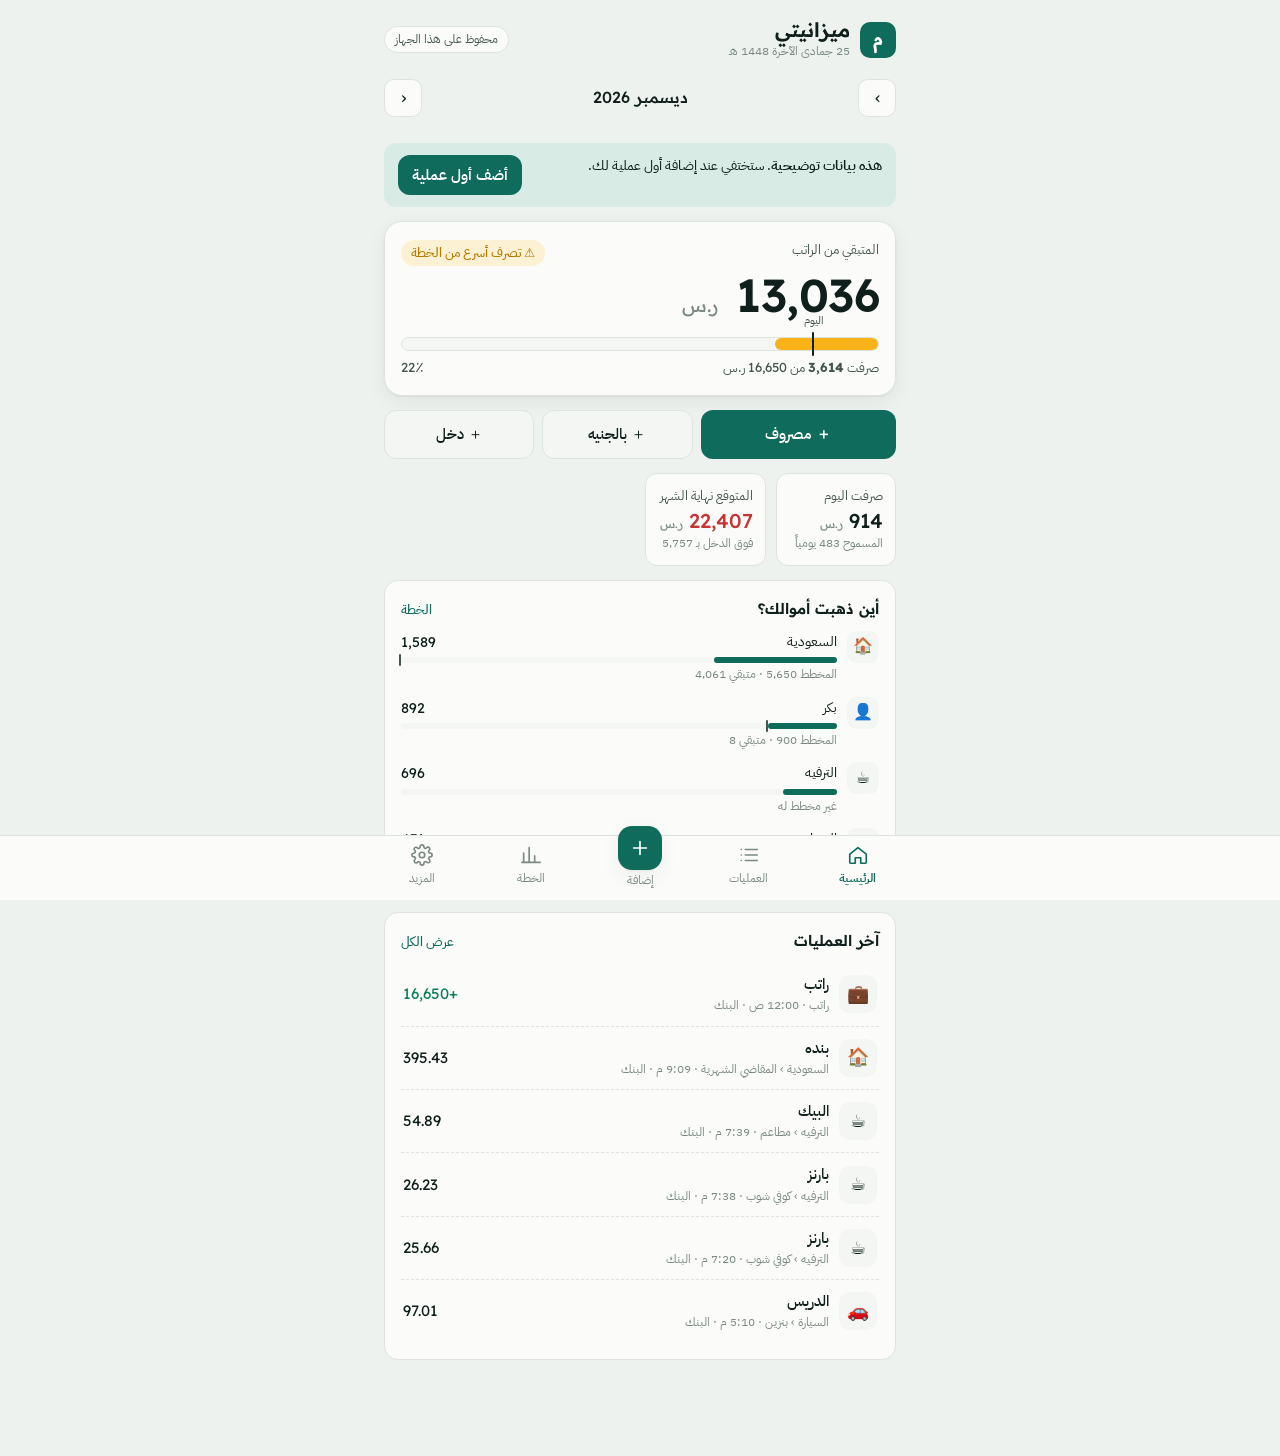
<file: android/app/src/main/assets/index.html>
<!doctype html>
<html lang="ar" dir="rtl">
<head>
<meta charset="utf-8">
<meta name="viewport" content="width=device-width,initial-scale=1,viewport-fit=cover">
<meta name="theme-color" content="#0f6b5c">
<meta name="apple-mobile-web-app-status-bar-style" content="default">
<link rel="manifest" href="manifest.webmanifest">
<link rel="apple-touch-icon" href="icons/icon-180.png">
<link rel="icon" type="image/png" href="icons/icon-192.png">
<style>html,body{margin:0}body{padding-top:env(safe-area-inset-top,0px)}[hidden]{display:none!important}</style>
<title>ميزانيتي</title>
<meta name="apple-mobile-web-app-capable" content="yes">
<meta name="apple-mobile-web-app-title" content="ميزانيتي">
<link rel="preconnect" href="https://fonts.googleapis.com">
<link rel="preconnect" href="https://fonts.gstatic.com" crossorigin>
<link rel="stylesheet" href="https://fonts.googleapis.com/css2?family=IBM+Plex+Sans+Arabic:wght@400;500;600&family=Readex+Pro:wght@400;500;600;700&display=swap">
<style>
/* Layout: one phone-width column (max 34rem) with a fixed bottom tab bar; ledger-like rows, one hero budget gauge. */
:root {
  --bg: #eef2ef;
  --surface: #fbfcfa;
  --surface-2: #f3f6f3;
  --ink: #0f1f1b;
  --ink-2: #44554f;
  --muted: #7b8983;
  --line: #dde4df;
  --accent: #0f6b5c;
  --accent-ink: #ffffff;
  --accent-soft: #d9ebe5;
  --good: #0a8a3a;
  --good-soft: #dff3e6;
  --warn: #b77a00;
  --warn-mark: #fab219;
  --warn-soft: #fdf1d3;
  --bad: #c73434;
  --bad-soft: #f9e0de;
  --income: #0a7d55;
  --shadow: 0 1px 2px rgba(15, 31, 27, .06), 0 6px 20px rgba(15, 31, 27, .06);
  --f-display: "Readex Pro", "IBM Plex Sans Arabic", system-ui, sans-serif;
  --f-body: "IBM Plex Sans Arabic", "Segoe UI", Tahoma, system-ui, sans-serif;
  --r: 14px;
}
@media (prefers-color-scheme: dark) {
  :root:not([data-theme="light"]) {
    --bg: #0c1311; --surface: #141d1a; --surface-2: #1a2521; --ink: #edf3f0; --ink-2: #b2c1bb; --muted: #7f8e88;
    --line: #25312d; --accent: #4cc2a6; --accent-ink: #062019; --accent-soft: #173a32; --good: #3ccf6e; --good-soft: #13301f;
    --warn: #f3b73c; --warn-mark: #fab219; --warn-soft: #33290f; --bad: #ef6b6b; --bad-soft: #3a1c1c; --income: #4fd29a;
    --shadow: 0 1px 2px rgba(0, 0, 0, .3), 0 6px 20px rgba(0, 0, 0, .25); color-scheme: dark;
  }
}
:root[data-theme="dark"] {
  --bg: #0c1311; --surface: #141d1a; --surface-2: #1a2521; --ink: #edf3f0; --ink-2: #b2c1bb; --muted: #7f8e88;
  --line: #25312d; --accent: #4cc2a6; --accent-ink: #062019; --accent-soft: #173a32; --good: #3ccf6e; --good-soft: #13301f;
  --warn: #f3b73c; --warn-mark: #fab219; --warn-soft: #33290f; --bad: #ef6b6b; --bad-soft: #3a1c1c; --income: #4fd29a;
  --shadow: 0 1px 2px rgba(0, 0, 0, .3), 0 6px 20px rgba(0, 0, 0, .25); color-scheme: dark;
}

* { box-sizing: border-box; }
html, body { background: var(--bg); color: var(--ink); }
body { font-family: var(--f-body); font-size: 15px; line-height: 1.6; -webkit-text-size-adjust: 100%; }
button, input, select, textarea { font: inherit; color: inherit; }
button { cursor: pointer; }
:focus-visible { outline: 2px solid var(--accent); outline-offset: 2px; }
.num { font-family: var(--f-display); font-variant-numeric: tabular-nums; }
.muted { color: var(--muted); }
.small { font-size: 13px; }

.wrap { max-width: 34rem; margin: 0 auto; padding-inline: 16px; padding-block: 12px calc(96px + env(safe-area-inset-bottom, 0px)); }

/* header */
.top { display: flex; align-items: center; justify-content: space-between; gap: 12px; padding-block: 6px 14px; }
.brand { display: flex; align-items: center; gap: 10px; }
.brand-mark { width: 36px; height: 36px; border-radius: 10px; background: var(--accent); color: var(--accent-ink); display: grid; place-items: center; font-family: var(--f-display); font-weight: 700; font-size: 18px; }
.brand h1 { margin: 0; font-family: var(--f-display); font-size: 20px; font-weight: 600; line-height: 1.2; }
.brand .sub { font-size: 12px; color: var(--muted); }
.chip-store { font-size: 12px; color: var(--ink-2); background: var(--surface); border: 1px solid var(--line); border-radius: 999px; padding: 3px 10px; white-space: nowrap; }

/* period switcher */
.period { display: flex; align-items: center; justify-content: space-between; gap: 8px; margin-block: 4px 12px; }
.period .label { font-family: var(--f-display); font-weight: 500; font-size: 16px; text-align: center; flex: 1; min-width: 0; }
.iconbtn { width: 38px; height: 38px; border-radius: 10px; border: 1px solid var(--line); background: var(--surface); display: grid; place-items: center; font-size: 18px; line-height: 1; }
.iconbtn:disabled { opacity: .35; cursor: default; }

section[data-tab] { display: grid; gap: 14px; }
section[data-tab][hidden], [hidden] { display: none !important; }
.card { background: var(--surface); border: 1px solid var(--line); border-radius: var(--r); padding: 16px; min-width: 0; }
.card h2 { margin: 0 0 10px; font-size: 15px; font-weight: 600; font-family: var(--f-display); display: flex; justify-content: space-between; align-items: baseline; gap: 8px; }
.card h2 .link { font-family: var(--f-body); font-weight: 500; font-size: 13px; color: var(--accent); background: none; border: 0; padding: 0; }

/* hero gauge */
.hero { background: var(--surface); border: 1px solid var(--line); border-radius: 18px; padding: 18px 16px 16px; box-shadow: var(--shadow); }
.hero .eyebrow { font-size: 13px; color: var(--ink-2); }
.hero .big { font-family: var(--f-display); font-size: clamp(34px, 11vw, 46px); font-weight: 600; line-height: 1.1; margin-block: 4px 2px; letter-spacing: -.5px; }
.hero .big .cur { font-size: .42em; font-weight: 400; color: var(--muted); margin-inline-start: 4px; }
.hero .big.neg { color: var(--bad); }
.gauge { position: relative; height: 14px; border-radius: 7px; background: var(--surface-2); border: 1px solid var(--line); margin-block: 16px 6px; overflow: visible; }
.gauge .fill { position: absolute; inset-block: 0; inset-inline-start: 0; border-radius: 7px; background: var(--accent); transition: width .5s ease; }
.gauge .fill.warn { background: var(--warn-mark); }
.gauge .fill.bad { background: var(--bad); }
.gauge .pace { position: absolute; top: -6px; bottom: -6px; width: 2px; background: var(--ink); border-radius: 1px; }
.gauge .pace::after { content: attr(data-label); position: absolute; top: -20px; transform: translateX(50%); font-size: 11px; color: var(--ink-2); white-space: nowrap; }
.gauge-legend { display: flex; justify-content: space-between; gap: 8px; font-size: 13px; color: var(--ink-2); flex-wrap: wrap; }
.pill { display: inline-flex; align-items: center; gap: 6px; font-size: 12.5px; font-weight: 500; border-radius: 999px; padding: 3px 10px; }
.pill.good { background: var(--good-soft); color: var(--good); }
.pill.warn { background: var(--warn-soft); color: var(--warn); }
.pill.bad { background: var(--bad-soft); color: var(--bad); }
.hero-head { display: flex; justify-content: space-between; align-items: flex-start; gap: 8px; }

.stats { display: grid; grid-template-columns: repeat(2, minmax(0, 1fr)); gap: 10px; }
.stat { background: var(--surface); border: 1px solid var(--line); border-radius: 12px; padding: 12px; min-width: 0; }
.stat .k { font-size: 12.5px; color: var(--ink-2); }
.stat .v { font-family: var(--f-display); font-size: 20px; font-weight: 500; line-height: 1.3; margin-top: 2px; overflow-wrap: anywhere; }
.stat .v small { font-size: 12px; color: var(--muted); font-weight: 400; }
.stat .h { font-size: 12px; color: var(--muted); }

.banner { border-radius: 12px; padding: 12px 14px; font-size: 14px; display: flex; gap: 10px; align-items: flex-start; justify-content: space-between; flex-wrap: wrap; }
.banner.sample { background: var(--accent-soft); color: var(--ink); }
.banner.warn { background: var(--warn-soft); }
.banner.bad { background: var(--bad-soft); }
.banner b { font-weight: 600; }

/* category bars */
.cats { display: grid; gap: 12px; }
.catrow { display: grid; grid-template-columns: 32px minmax(0, 1fr) auto; gap: 4px 10px; align-items: center; }
.catrow .ic { grid-row: span 2; width: 32px; height: 32px; border-radius: 9px; background: var(--surface-2); display: grid; place-items: center; font-size: 16px; }
.catrow .nm { font-size: 14px; min-width: 0; overflow: hidden; text-overflow: ellipsis; white-space: nowrap; }
.catrow .amt { font-family: var(--f-display); font-size: 14px; text-align: end; font-variant-numeric: tabular-nums; }
.catrow .bar { grid-column: 2 / 4; height: 6px; background: var(--surface-2); border-radius: 3px; position: relative; overflow: hidden; }
.catrow .bar i { position: absolute; inset-block: 0; inset-inline-start: 0; background: var(--accent); border-radius: 3px; }
.catrow .bar i.warn { background: var(--warn-mark); }
.catrow .bar i.bad { background: var(--bad); }
.catrow .meta { grid-column: 2 / 4; font-size: 12px; color: var(--muted); margin-top: -2px; }

/* transactions */
.day { display: grid; gap: 2px; }
.dayhead { display: flex; justify-content: space-between; font-size: 12.5px; color: var(--muted); padding-block: 8px 4px; border-bottom: 1px solid var(--line); }
.tx { display: grid; grid-template-columns: 38px minmax(0, 1fr) auto; gap: 10px; align-items: center; padding: 10px 2px; border: 0; background: none; text-align: start; width: 100%; border-bottom: 1px dashed var(--line); }
.tx:last-child { border-bottom: 0; }
.tx .ic { width: 38px; height: 38px; border-radius: 11px; background: var(--surface-2); display: grid; place-items: center; font-size: 18px; }
.tx .t1 { font-size: 14.5px; font-weight: 500; overflow: hidden; text-overflow: ellipsis; white-space: nowrap; }
.tx .t2 { font-size: 12px; color: var(--muted); overflow: hidden; text-overflow: ellipsis; white-space: nowrap; }
.tx .a { font-family: var(--f-display); font-variant-numeric: tabular-nums; font-size: 15px; text-align: end; white-space: nowrap; }
.tx .a.in { color: var(--income); }
.tx .src { font-size: 11px; color: var(--muted); display: block; text-align: end; }
.empty { text-align: center; color: var(--muted); padding: 24px 8px; font-size: 14px; }

.filters { display: grid; gap: 8px; }
.segs { display: flex; gap: 6px; flex-wrap: wrap; }
.seg { border: 1px solid var(--line); background: var(--surface); border-radius: 999px; padding: 6px 14px; font-size: 13.5px; }
.seg[aria-pressed="true"] { background: var(--ink); color: var(--bg); border-color: var(--ink); }
.field { display: grid; gap: 4px; min-width: 0; }
.field label, .lbl { font-size: 13px; color: var(--ink-2); }
input[type=text], input[type=search], input[type=number], input[type=datetime-local], select, textarea {
  width: 100%; border: 1px solid var(--line); background: var(--surface); border-radius: 10px; padding: 10px 12px; font-size: 16px; min-width: 0;
}
textarea { resize: vertical; min-height: 150px; line-height: 1.7; }
input:focus, select:focus, textarea:focus { outline: 2px solid var(--accent); outline-offset: 0; border-color: transparent; }
.row2 { display: grid; grid-template-columns: repeat(2, minmax(0, 1fr)); gap: 10px; }
.btn { border: 0; border-radius: 12px; padding: 12px 18px; font-weight: 600; background: var(--accent); color: var(--accent-ink); font-size: 15px; }
.btn.ghost { background: var(--surface-2); color: var(--ink); border: 1px solid var(--line); font-weight: 500; }
.btn.danger { background: var(--bad); color: #fff; }
.btn.block { width: 100%; }
.btns { display: flex; gap: 8px; flex-wrap: wrap; }
.amount-in { font-family: var(--f-display); font-size: 30px !important; text-align: center; padding: 12px !important; }
.catgrid { display: grid; grid-template-columns: repeat(auto-fill, minmax(96px, 1fr)); gap: 8px; }
.catbtn { border: 1px solid var(--line); background: var(--surface); border-radius: 12px; padding: 8px 4px; display: grid; justify-items: center; gap: 2px; font-size: 12.5px; line-height: 1.3; min-height: 64px; }
.catbtn .e { font-size: 20px; }
.catbtn[aria-pressed="true"] { border-color: var(--accent); background: var(--accent-soft); box-shadow: inset 0 0 0 1px var(--accent); }

.parsed { display: grid; gap: 10px; }
.pcard { border: 1px solid var(--line); border-radius: 12px; padding: 12px; display: grid; gap: 8px; background: var(--surface); }
.pcard.off { opacity: .55; }
.pcard.err { border-style: dashed; }
.pcard .raw { font-size: 12px; color: var(--muted); white-space: pre-line; max-height: 4.8em; overflow: hidden; }
.pcard .head { display: flex; align-items: center; justify-content: space-between; gap: 8px; }
.warnline { font-size: 12.5px; color: var(--warn); }
.errline { font-size: 13px; color: var(--bad); }
.check { display: inline-flex; align-items: center; gap: 6px; font-size: 13.5px; }
.check input { width: 18px; height: 18px; accent-color: var(--accent); }

/* charts */
.chart { position: relative; width: 100%; }
.chart svg { display: block; width: 100%; overflow: visible; }
.chart text { fill: var(--muted); font-size: 11px; font-family: var(--f-body); }
.chart .grid { stroke: var(--line); stroke-width: 1; }
.chart .base { stroke: var(--muted); stroke-width: 1; }
.tip { position: absolute; pointer-events: none; background: var(--ink); color: var(--bg); border-radius: 8px; padding: 6px 10px; font-size: 12.5px; line-height: 1.5; white-space: nowrap; transform: translate(50%, -100%); z-index: 3; }
.tip[hidden] { display: none; }
.legend { display: flex; gap: 14px; flex-wrap: wrap; font-size: 12.5px; color: var(--ink-2); margin-top: 8px; }
.legend i { display: inline-block; width: 14px; height: 3px; border-radius: 2px; vertical-align: middle; margin-inline-end: 6px; background: var(--accent); }
.legend i.dash { background: repeating-linear-gradient(90deg, var(--muted) 0 4px, transparent 4px 7px); }
.legend i.bad { background: var(--bad); height: 8px; }
.legend i.bar { height: 8px; }

.tbl { overflow-x: auto; }
table { width: 100%; border-collapse: collapse; font-size: 14px; }
th { font-weight: 500; font-size: 12.5px; color: var(--muted); text-align: start; padding: 6px 4px; border-bottom: 1px solid var(--line); }
td { padding: 8px 4px; border-bottom: 1px solid var(--line); }
td.n, th.n { text-align: end; font-family: var(--f-display); font-variant-numeric: tabular-nums; white-space: nowrap; }
tr:last-child td { border-bottom: 0; }
.delta-up { color: var(--bad); }
.delta-down { color: var(--good); }

.kv { display: grid; grid-template-columns: repeat(2, minmax(0, 1fr)); gap: 10px; }

/* settings */
.set-list { display: grid; gap: 10px; }
.setrow { display: grid; grid-template-columns: 30px minmax(0, 1fr) 110px; gap: 10px; align-items: center; }
.setrow input { padding: 8px 10px; font-size: 15px; }
.steps { margin: 0; padding-inline-start: 20px; display: grid; gap: 8px; font-size: 14px; }
.steps code, .mono { font-family: ui-monospace, "SF Mono", Menlo, monospace; font-size: 12.5px; background: var(--surface-2); padding: 1px 6px; border-radius: 6px; }
details.card summary { cursor: pointer; font-family: var(--f-display); font-weight: 600; font-size: 15px; }
details.card[open] summary { margin-bottom: 10px; }
.rule { display: flex; justify-content: space-between; align-items: center; gap: 8px; font-size: 14px; padding-block: 6px; border-bottom: 1px solid var(--line); }
.rule:last-child { border-bottom: 0; }
.rule span { min-width: 0; overflow-wrap: anywhere; }

/* bottom nav */
nav.tabs { position: fixed; inset-inline: 0; bottom: 0; z-index: 10; background: var(--surface); border-top: 1px solid var(--line); padding-bottom: env(safe-area-inset-bottom, 0px); }
nav.tabs .in { max-width: 34rem; margin: 0 auto; display: grid; grid-template-columns: repeat(5, 1fr); }
nav.tabs button { border: 0; background: none; padding: 8px 2px 10px; display: grid; justify-items: center; gap: 2px; font-size: 11.5px; color: var(--muted); }
nav.tabs button svg { width: 22px; height: 22px; stroke: currentColor; fill: none; stroke-width: 1.8; stroke-linecap: round; stroke-linejoin: round; }
nav.tabs button[aria-current="page"] { color: var(--accent); font-weight: 600; }
nav.tabs .add span.plus { width: 44px; height: 44px; margin-top: -18px; border-radius: 14px; background: var(--accent); color: var(--accent-ink); display: grid; place-items: center; box-shadow: var(--shadow); }
nav.tabs .add span.plus svg { stroke: var(--accent-ink); }

/* sheet */
.sheet-bg { position: fixed; inset: 0; background: rgba(8, 16, 13, .45); z-index: 20; display: grid; align-items: end; justify-items: center; }
.sheet { background: var(--bg); width: 100%; max-width: 34rem; max-height: 92%; overflow-y: auto; border-radius: 18px 18px 0 0; padding: 16px 16px calc(20px + env(safe-area-inset-bottom, 0px)); display: grid; gap: 12px; }
.sheet h3 { margin: 0; font-family: var(--f-display); font-size: 17px; font-weight: 600; display: flex; justify-content: space-between; align-items: center; }
.toast { position: fixed; bottom: calc(84px + env(safe-area-inset-bottom, 0px)); inset-inline: 16px; margin: 0 auto; max-width: 30rem; background: var(--ink); color: var(--bg); border-radius: 12px; padding: 10px 14px; font-size: 14px; z-index: 30; text-align: center; }

@media (min-width: 560px) {
  .stats { grid-template-columns: repeat(4, minmax(0, 1fr)); }
}
@media (prefers-reduced-motion: reduce) { * { transition: none !important; animation: none !important; } }
.setrow.plan { grid-template-columns: 52px minmax(0, 1fr) 110px; }

/* ---- v2 components ---- */
.segs.center { justify-content: center; }
.quick { display: grid; grid-template-columns: 1.3fr 1fr 1fr; gap: 8px; }
.quick .btn { padding: 12px 8px; font-size: 14.5px; }
.savings-note { margin-top: 10px; font-size: 13px; color: var(--ink-2); background: var(--warn-soft); border-radius: 10px; padding: 8px 10px; }
.form { display: grid; gap: 14px; }
.amountbox { display: grid; gap: 8px; justify-items: stretch; }
.conv { text-align: center; font-size: 13.5px; color: var(--ink-2); min-height: 1.4em; font-family: var(--f-display); }
.curseg .seg { min-width: 7.5rem; }
.chips { display: flex; flex-wrap: wrap; gap: 6px; }
.chips.scroll { flex-wrap: nowrap; overflow-x: auto; padding-bottom: 4px; scrollbar-width: none; }
.chips.scroll::-webkit-scrollbar { display: none; }
.chip { border: 1px solid var(--line); background: var(--surface); border-radius: 999px; padding: 7px 12px; font-size: 13.5px; white-space: nowrap; line-height: 1.3; }
.chip[aria-pressed="true"] { background: var(--accent); color: var(--accent-ink); border-color: var(--accent); }
.chip[aria-pressed="true"] .muted { color: inherit; opacity: .8; }
.chip.sug { background: var(--accent-soft); border-color: var(--accent); color: var(--ink); margin-bottom: 6px; white-space: normal; text-align: start; }
.big-btn { padding: 14px; font-size: 16px; }
.catrow.plain { border: 0; background: none; width: 100%; text-align: start; padding: 0; font: inherit; color: inherit; }
.catrow .bar { overflow: visible; }
.catrow .bar .planmark { position: absolute; top: -3px; bottom: -3px; width: 2px; background: var(--ink-2); border-radius: 1px; }
details.sec { border-top: 1px solid var(--line); padding: 10px 0 6px; }
details.sec:first-of-type { border-top: 0; }
details.sec summary { display: flex; justify-content: space-between; align-items: center; cursor: pointer; font-weight: 600; list-style: none; gap: 8px; }
details.sec summary::-webkit-details-marker { display: none; }
details.sec summary::after { content: '▾'; color: var(--muted); font-size: 12px; margin-inline-start: 6px; }
details.sec[open] summary::after { content: '▴'; }
details.sec summary .num { margin-inline-start: auto; font-size: 14px; }
details.sec > .bar { display: block; height: 6px; background: var(--surface-2); border-radius: 3px; position: relative; overflow: hidden; margin: 8px 0 4px; }
details.sec > .bar i { position: absolute; inset-block: 0; inset-inline-start: 0; background: var(--accent); border-radius: 3px; }
details.sec > .bar i.warn { background: var(--warn-mark); }
details.sec > .bar i.bad { background: var(--bad); }
tr.clickable { cursor: pointer; }
.big-n { font-size: 18px; }
.wallets { display: grid; gap: 12px; margin-bottom: 12px; }
.wallet { border: 1px solid var(--line); border-radius: 12px; padding: 12px; display: grid; gap: 8px; background: var(--surface-2); }
.wallet-foot { display: flex; justify-content: space-between; align-items: center; gap: 8px; font-size: 14px; }
.small-btn { padding: 6px 12px; font-size: 13px; }
.iconbtn.sm { width: 32px; height: 32px; font-size: 13px; }
.secblock { margin-bottom: 14px; }
.sechead { font-weight: 600; margin-bottom: 6px; display: flex; justify-content: space-between; }
.linerow { display: grid; grid-template-columns: minmax(0, 1fr) 92px 104px 36px; gap: 6px; align-items: center; margin-bottom: 6px; }
.linerow input, .linerow select { padding: 7px 8px; font-size: 14px; }
.planin { display: flex; align-items: center; gap: 4px; }
.planin input { min-width: 0; }
.newline { border-top: 1px dashed var(--line); padding-top: 12px; display: grid; gap: 10px; }
.row2.tight { gap: 6px; }
.tx.saving .a { color: var(--warn); }
.link.small { font-family: var(--f-body); font-size: 12px; color: var(--accent); background: none; border: 0; padding: 0; display: block; margin: 2px auto 0; }
@media (max-width: 380px) { .linerow { grid-template-columns: minmax(0, 1fr) 84px 90px 32px; } .quick { grid-template-columns: 1fr 1fr 1fr; } }
</style>
</head>
<body>
<div dir="rtl" lang="ar">
<div class="wrap">
  <header class="top">
    <div class="brand"><div class="brand-mark" aria-hidden="true">م</div><div><h1>ميزانيتي</h1><div class="sub" id="hijri"></div></div></div>
    <span class="chip-store" id="storechip">جارِ التحميل…</span>
  </header>
  <main>
    <section data-tab="home"></section>
    <section data-tab="txns" hidden></section>
    <section data-tab="add" hidden></section>
    <section data-tab="reports" hidden></section>
    <section data-tab="settings" hidden></section>
  </main>
</div>
<nav class="tabs" aria-label="التنقل">
  <div class="in">
    <button data-go="home"><svg viewBox="0 0 24 24"><path d="M3 11l9-7 9 7v9a1 1 0 0 1-1 1h-5v-6H9v6H4a1 1 0 0 1-1-1z"/></svg>الرئيسية</button>
    <button data-go="txns"><svg viewBox="0 0 24 24"><path d="M8 6h13M8 12h13M8 18h13M3.5 6h.01M3.5 12h.01M3.5 18h.01"/></svg>العمليات</button>
    <button data-go="add" class="add" aria-label="إضافة عملية"><span class="plus"><svg viewBox="0 0 24 24"><path d="M12 5v14M5 12h14"/></svg></span>إضافة</button>
    <button data-go="reports"><svg viewBox="0 0 24 24"><path d="M4 20V10M10 20V4M16 20v-7M22 20H2"/></svg>الخطة</button>
    <button data-go="settings"><svg viewBox="0 0 24 24"><circle cx="12" cy="12" r="3"/><path d="M19.4 15a1.7 1.7 0 0 0 .3 1.8l.1.1a2 2 0 1 1-2.8 2.8l-.1-.1a1.7 1.7 0 0 0-1.8-.3 1.7 1.7 0 0 0-1 1.5V21a2 2 0 1 1-4 0v-.1a1.7 1.7 0 0 0-1.1-1.5 1.7 1.7 0 0 0-1.8.3l-.1.1a2 2 0 1 1-2.8-2.8l.1-.1a1.7 1.7 0 0 0 .3-1.8 1.7 1.7 0 0 0-1.5-1H3a2 2 0 1 1 0-4h.1a1.7 1.7 0 0 0 1.5-1.1 1.7 1.7 0 0 0-.3-1.8l-.1-.1a2 2 0 1 1 2.8-2.8l.1.1a1.7 1.7 0 0 0 1.8.3H9a1.7 1.7 0 0 0 1-1.5V3a2 2 0 1 1 4 0v.1a1.7 1.7 0 0 0 1 1.5 1.7 1.7 0 0 0 1.8-.3l.1-.1a2 2 0 1 1 2.8 2.8l-.1.1a1.7 1.7 0 0 0-.3 1.8V9a1.7 1.7 0 0 0 1.5 1H21a2 2 0 1 1 0 4h-.1a1.7 1.7 0 0 0-1.5 1z"/></svg>المزيد</button>
  </div>
</nav>
<div id="sheet" hidden></div>
<div class="toast" id="toast" hidden role="status"></div>
</div>
<script>
// ===== محلل رسائل البنوك + التصنيف التلقائي =====
// Pure functions: no DOM. Tested with node (test/parser.test.js).

const CATEGORIES = [
  // id, Arabic name, icon glyph, kind
  { id: 'groceries', name: 'بقالة وتموينات', icon: '🛒', kind: 'expense' },
  { id: 'restaurants', name: 'مطاعم', icon: '🍽', kind: 'expense' },
  { id: 'coffee', name: 'قهوة وكافيهات', icon: '☕', kind: 'expense' },
  { id: 'delivery', name: 'تطبيقات توصيل', icon: '🛵', kind: 'expense' },
  { id: 'fuel', name: 'وقود', icon: '⛽', kind: 'expense' },
  { id: 'transport', name: 'مواصلات وتنقل', icon: '🚕', kind: 'expense' },
  { id: 'car', name: 'سيارة وصيانة', icon: '🔧', kind: 'expense' },
  { id: 'shopping', name: 'تسوق', icon: '🛍', kind: 'expense' },
  { id: 'bills', name: 'فواتير واتصالات', icon: '💡', kind: 'expense' },
  { id: 'subscriptions', name: 'اشتراكات رقمية', icon: '📺', kind: 'expense' },
  { id: 'housing', name: 'سكن وإيجار', icon: '🏠', kind: 'expense' },
  { id: 'health', name: 'صحة وصيدلية', icon: '💊', kind: 'expense' },
  { id: 'personal', name: 'عناية شخصية', icon: '💈', kind: 'expense' },
  { id: 'education', name: 'تعليم', icon: '🎓', kind: 'expense' },
  { id: 'entertainment', name: 'ترفيه', icon: '🎬', kind: 'expense' },
  { id: 'travel', name: 'سفر وفنادق', icon: '✈', kind: 'expense' },
  { id: 'government', name: 'رسوم حكومية', icon: '🏛', kind: 'expense' },
  { id: 'insurance', name: 'تأمين', icon: '🛡', kind: 'expense' },
  { id: 'family', name: 'عائلة ومنزل', icon: '👨‍👩‍👧', kind: 'expense' },
  { id: 'charity', name: 'صدقات وزكاة', icon: '🤲', kind: 'expense' },
  { id: 'cash', name: 'سحب نقدي', icon: '💵', kind: 'expense' },
  { id: 'transfers', name: 'حوالات صادرة', icon: '↗', kind: 'expense' },
  { id: 'other', name: 'أخرى', icon: '•', kind: 'expense' },
  { id: 'salary', name: 'راتب', icon: '💼', kind: 'income' },
  { id: 'transfer_in', name: 'حوالة واردة', icon: '↙', kind: 'income' },
  { id: 'refund', name: 'استرداد', icon: '↩', kind: 'income' },
  { id: 'income_other', name: 'دخل آخر', icon: '＋', kind: 'income' },
];

// Keywords are matched against the lower-cased merchant (and the whole SMS as fallback).
const CATEGORY_KEYWORDS = {
  groceries: ['panda', 'بنده', 'بندة', 'danube', 'الدانوب', 'othaim', 'العثيمين', 'tamimi', 'التميمي', 'carrefour', 'كارفور', 'lulu', 'لولو', 'farm superstore', 'المزرعة', 'nesto', 'نستو', 'hyper', 'هايبر', 'supermarket', 'سوبرماركت', 'سوبر ماركت', 'grocery', 'بقالة', 'تموينات', 'manuel', 'مانويل', 'bin dawood', 'بن داود', 'ninja', 'نينجا', 'nana', 'نعناع', 'tamimi markets', 'meat', 'ملحمة', 'مخبز', 'bakery', 'خضار'],
  restaurants: ['restaurant', 'مطعم', 'مطاعم', 'albaik', 'al baik', 'البيك', 'mcdonald', 'ماكدونالدز', 'kfc', 'كنتاكي', 'burger', 'برجر', 'بيرجر', 'pizza', 'بيتزا', 'herfy', 'هرفي', 'kudu', 'كودو', 'shawarma', 'شاورما', 'shawarmer', 'شاورمر', 'maestro', 'مايسترو', 'subway', 'صب واي', 'hardee', 'هارديز', 'grill', 'مشويات', 'mandi', 'مندي', 'مطبخ', 'kitchen', 'broast', 'بروست', 'domino', 'دومينوز', 'papa john', 'popeyes', 'بوبايز', 'texas', 'فوال', 'bistro', 'diner', 'steak', 'sushi'],
  coffee: ['coffee', 'قهوة', 'كوفي', 'cafe', 'café', 'كافيه', 'كافي', 'starbucks', 'ستاربكس', 'barns', 'بارنز', 'dunkin', 'دانكن', 'tim hortons', 'تيم هورتنز', 'half million', 'هاف مليون', 'dose', 'دوز', 'roaster', 'محمصة', 'كيف', 'kayf', 'brew', 'espresso', 'dr.cafe', 'دكتور كيف', 'overdose', 'اوفردوز', 'java'],
  delivery: ['jahez', 'جاهز', 'hungerstation', 'هنقرستيشن', 'هنقر', 'keeta', 'كيتا', 'toyou', 'تويو', 'mrsool', 'مرسول', 'the chefz', 'ذا شفز', 'careem food', 'lugmety', 'لقمتي', 'shgardi', 'شقردي', 'talabat', 'طلبات'],
  fuel: ['aldrees', 'al drees', 'الدريس', 'sasco', 'ساسكو', 'naft', 'نفط', 'fuel', 'وقود', 'بنزين', 'petrol', 'gas station', 'محطة', 'adnoc', 'أدنوك', 'ادنوك', 'almaha', 'المها', 'petromin', 'بترومين', 'car fuel', 'mobil'],
  transport: ['uber', 'أوبر', 'اوبر', 'careem', 'كريم', 'bolt', 'بولت', 'jeeny', 'جيني', 'metro', 'مترو', 'parking', 'مواقف', 'saptco', 'سابتكو', 'darb', 'درب', 'train', 'قطار', 'sar rail', 'haramain', 'الحرمين', 'taxi', 'تاكسي', 'ekar', 'إيكار', 'yelo', 'يلو', 'theeb', 'ذيب', 'budget rent', 'تأجير سيارات'],
  car: ['car wash', 'مغسلة سيارات', 'مغسلة', 'workshop', 'ورشة', 'tire', 'tyre', 'كفرات', 'إطارات', 'اطارات', 'oil change', 'تغيير زيت', 'زيوت', 'auto', 'قطع غيار', 'spare parts', 'fahas', 'فحص دوري', 'mvpi', 'najm', 'نجم'],
  shopping: ['amazon', 'أمازون', 'امازون', 'noon', 'نون', 'shein', 'شي ان', 'شي إن', 'namshi', 'نمشي', 'ikea', 'ايكيا', 'إيكيا', 'centrepoint', 'سنتربوينت', 'h&m', 'zara', 'زارا', 'extra', 'اكسترا', 'إكسترا', 'jarir', 'جرير', 'mall', 'مول', 'saco', 'ساكو', 'max', 'ماكس', 'home centre', 'هوم سنتر', 'splash', 'سبلاش', 'nike', 'adidas', 'apple store', 'aliexpress', 'trendyol', 'ترينديول', 'store', 'متجر', 'boutique', 'بوتيك', 'عطور', 'perfume', 'abdul samad', 'عبدالصمد', 'arabian oud', 'العربية للعود', 'salla', 'سلة', 'zid', 'زد', 'tabby', 'تابي', 'tamara', 'تمارا'],
  bills: ['stc', 'اس تي سي', 'زين', 'zain', 'mobily', 'موبايلي', 'salam', 'سلام', 'virgin', 'فيرجن', 'lebara', 'ليبارا', 'sec', 'الكهرباء', 'electricity', 'water', 'المياه', 'nwc', 'فاتورة', 'فواتير', 'sadad', 'سداد', 'bill', 'internet', 'انترنت', 'إنترنت', 'fiber', 'فايبر'],
  subscriptions: ['netflix', 'نتفلكس', 'نتفليكس', 'shahid', 'شاهد', 'spotify', 'سبوتيفاي', 'anghami', 'أنغامي', 'انغامي', 'osn', 'apple.com', 'itunes', 'icloud', 'google', 'youtube', 'يوتيوب', 'chatgpt', 'openai', 'claude', 'anthropic', 'disney', 'ديزني', 'starzplay', 'prime video', 'amazon prime', 'microsoft', 'adobe', 'canva', 'subscription', 'اشتراك', 'playstation plus', 'xbox', 'tod', 'ssc'],
  housing: ['rent', 'إيجار', 'ايجار', 'ejar', 'real estate', 'عقار', 'عقارات', 'housing', 'سكن', 'compound', 'كمباوند', 'maintenance', 'صيانة منزل', 'furniture', 'أثاث', 'اثاث'],
  health: ['pharmacy', 'صيدلية', 'صيدليات', 'nahdi', 'النهدي', 'aldawaa', 'al-dawaa', 'الدواء', 'whites', 'وايتس', 'hospital', 'مستشفى', 'clinic', 'عيادة', 'عيادات', 'medical', 'طبي', 'مجمع طبي', 'lab', 'مختبر', 'dental', 'أسنان', 'اسنان', 'optic', 'نظارات', 'magrabi', 'مغربي', 'sulaiman al habib', 'الحبيب', 'dallah', 'دله', 'mouwasat', 'المواساة', 'gym', 'جيم', 'fitness', 'fitness time', 'وقت اللياقة', 'نادي رياضي'],
  personal: ['salon', 'صالون', 'حلاق', 'حلاقة', 'barber', 'spa', 'سبا', 'laundry', 'مغسلة ملابس', 'غسيل', 'beauty', 'تجميل', 'cosmetic', 'nice one', 'نايس ون', 'sephora', 'سيفورا', 'faces', 'فيسز'],
  education: ['school', 'مدرسة', 'مدارس', 'university', 'جامعة', 'course', 'دورة', 'دورات', 'udemy', 'coursera', 'مكتبة', 'library', 'tuition', 'رسوم دراسية', 'academy', 'أكاديمية', 'اكاديمية', 'institute', 'معهد', 'kindergarten', 'روضة', 'حضانة', 'nursery'],
  entertainment: ['cinema', 'سينما', 'vox', 'ڤوكس', 'فوكس', 'muvi', 'موفي', 'amc', 'boulevard', 'بوليفارد', 'webook', 'ويبوك', 'playstation', 'steam', 'game', 'games', 'ألعاب', 'العاب', 'park', 'ملاهي', 'bowling', 'بولينج', 'riyadh season', 'موسم الرياض', 'ticket', 'تذاكر', 'تذكرة', 'event', 'فعالية', 'sparky', 'سباركيز', 'kidzania'],
  travel: ['saudia', 'السعودية للطيران', 'الخطوط السعودية', 'flynas', 'طيران ناس', 'ناس', 'flyadeal', 'أديل', 'اديل', 'booking', 'بوكينج', 'airbnb', 'hotel', 'فندق', 'فنادق', 'agoda', 'أجودا', 'almosafer', 'المسافر', 'tajawal', 'تجوال', 'emirates', 'airline', 'airways', 'طيران', 'marriott', 'hilton', 'hyatt', 'radisson', 'movenpick', 'شقق فندقية', 'resort', 'منتجع', 'expedia', 'gathern', 'قذرن', 'جاذر إن'],
  government: ['absher', 'أبشر', 'ابشر', 'moi', 'وزارة', 'مرور', 'traffic', 'مخالفة', 'jawazat', 'جوازات', 'najiz', 'ناجز', 'muqeem', 'مقيم', 'qiwa', 'قوى', 'balady', 'بلدي', 'gosi', 'التأمينات', 'رسوم', 'fees', 'efaa', 'إيفاء', 'passport', 'iqama', 'إقامة', 'visa fee', 'تأشيرة', 'saber', 'ساعد'],
  insurance: ['insurance', 'تأمين', 'تامين', 'tawuniya', 'التعاونية', 'bupa', 'بوبا', 'medgulf', 'ميدغلف', 'walaa', 'ولاء', 'malath', 'ملاذ', 'salama', 'سلامة', 'tameeni', 'تأميني', 'takaful', 'تكافل'],
  charity: ['charity', 'صدقة', 'صدقات', 'ehsan', 'احسان', 'إحسان', 'جمعية', 'تبرع', 'تبرعات', 'donation', 'donate', 'zakat', 'زكاة', 'waqf', 'وقف', 'اوقاف', 'أوقاف', 'shefaa', 'شفاء', 'furijat', 'فرجت', 'جود', 'jood'],
};

const DEFAULT_KIND_CAT = { expense: 'other', income: 'income_other' };

// ---- text normalisation ----
function normalizeDigits(s) {
  return String(s || '')
    .replace(/[٠-٩]/g, (d) => String(d.charCodeAt(0) - 0x0660))
    .replace(/[۰-۹]/g, (d) => String(d.charCodeAt(0) - 0x06F0))
    .replace(/٫/g, '.') // Arabic decimal separator
    .replace(/[٬،]/g, ',') // Arabic thousands separator / comma
    .replace(/ـ/g, '') // tatweel
    .replace(/[‎‏‪-‮⁦-⁩]/g, ''); // bidi marks
}

function normalizeMerchant(s) {
  return normalizeDigits(s).toLowerCase().replace(/[\s\-_.*#]+/g, ' ').replace(/\s\d{3,}$/, '').trim();
}

function hashText(s) {
  const t = normalizeDigits(s).replace(/\s+/g, ' ').trim().toLowerCase();
  let h = 5381;
  for (let i = 0; i < t.length; i++) h = ((h << 5) + h + t.charCodeAt(i)) | 0;
  return 'h' + (h >>> 0).toString(36) + t.length.toString(36);
}

// ---- category detection ----
function findCat(text) {
  let best = null, bestLen = 0;
  for (const [cat, words] of Object.entries(CATEGORY_KEYWORDS)) {
    for (const w of words) {
      if (w.length > bestLen && matchesWord(text, w)) { best = cat; bestLen = w.length; }
    }
  }
  return best;
}

function categorize(merchant, fullText, kind, rules) {
  const m = normalizeMerchant(merchant);
  if (rules && m && rules[m]) return rules[m];
  const byMerchant = m && findCat(m);
  if (byMerchant) return byMerchant;
  if (kind === 'expense' && fullText) {
    // Payment-method words ("stc pay", "apple pay") must not decide the category.
    const t = normalizeDigits(fullText).toLowerCase().replace(/(stc\s*pay|apple\s*pay|اس تي سي باي|ابل باي|أبل باي)/g, ' ');
    const byText = findCat(t);
    if (byText) return byText;
  }
  return DEFAULT_KIND_CAT[kind] || 'other';
}

function escRe(w) { return w.replace(/[.*+?^${}()|[\]\\]/g, '\\$&'); }
function matchesWord(text, w) {
  // Whole-word match in both scripts, so "stc" doesn't hit "castcom" and "نون" doesn't hit "قانون".
  const L = /^[a-z0-9&.' ]+$/.test(w) ? 'a-z0-9' : '\u0621-\u064Aa-z0-9';
  const re = new RegExp('(^|[^' + L + '])' + escRe(w) + '($|[^' + L + '])');
  return re.test(text);
}

// ---- SMS parsing ----
const CUR = '(SAR|SR|S\\.R|ر\\.?\\s?س\\.?|ريال|رس|USD|US\\$|EUR|AED|GBP|KWD|BHD|QAR|OMR|EGP|JOD|TRY|\\$|€|£)';
const NUM = '(\\d+(?:\\.\\d{1,3})?)';

function curCode(c) {
  if (!c) return null;
  c = c.replace(/\s/g, '').toUpperCase();
  if (/^(SAR|SR|S\.R|ر\.?س\.?|ريال|رس)$/i.test(c) || /ر.?س/.test(c) || c === 'ريال') return 'SAR';
  if (c === '$' || c === 'US$') return 'USD';
  if (c === '€') return 'EUR';
  if (c === '£') return 'GBP';
  return c;
}

function extractAmount(text) {
  // Drop balance / available-limit fragments so they are never read as the amount.
  const t = text
    .replace(/(الرصيد|رصيد|المتاح|الحد المتاح|Balance|Bal\b|Avail[a-z.]*\s*(?:Bal[a-z.]*|limit)?)[^\n]*/gi, '')
    .replace(/(\d),(?=\d{3}(?!\d))/g, '$1');
  const found = [];
  const push = (re, ai, ci, ci2, weight) => {
    let m; re.lastIndex = 0;
    while ((m = re.exec(t))) found.push({ amount: parseFloat(m[ai]), cur: curCode(m[ci] || (ci2 ? m[ci2] : null)), idx: m.index, weight });
  };
  push(new RegExp('(?:مبلغ|المبلغ|بمبلغ|بقيمة|القيمة|قيمة|Amount|Amt|بـ)\\s*[:：]?\\s*' + CUR + '?\\s*' + NUM + '\\s*' + CUR + '?', 'gi'), 2, 1, 3, 3);
  push(new RegExp(CUR + '\\s*' + NUM, 'gi'), 2, 1, null, 2);
  push(new RegExp(NUM + '\\s*' + CUR, 'gi'), 1, 2, null, 2);
  const valid = found.filter((f) => f.amount > 0 && f.amount < 10000000);
  if (!valid.length) return null;
  // Prefer: labelled, then SAR, then earliest.
  valid.sort((a, b) => (b.weight - a.weight) || ((b.cur === 'SAR') - (a.cur === 'SAR')) || (a.idx - b.idx));
  const best = valid[0];
  // A labelled amount without currency: take currency from a currency match of the same number.
  if (!best.cur) {
    const same = valid.find((v) => v.amount === best.amount && v.cur);
    best.cur = same ? same.cur : 'SAR';
  }
  return { amount: Math.round(best.amount * 100) / 100, currency: best.cur };
}

const RX = {
  ignore: /(رمز\s*(التحقق|التفعيل|الدخول|سري)|كلمة\s*(المرور|السر)|OTP|one[- ]time|verification code|passcode|لا تشارك|do not share|مرفوض|رفض|declined|لم تتم|insufficient|غير كاف)/i,
  refund: /(استرداد|مسترد|مسترجع|استرجاع|refund|reversal|reversed|عكس عملية)/i,
  income: /(راتب|salary|payroll|إيداع|ايداع|deposit|حوالة\s*واردة|حواله\s*وارده|تحويل\s*وارد|واردة|incoming|credited|credit transfer|received|استلام|أضيف|اضافة مبلغ|إضافة مبلغ)/i,
  withdraw: /(سحب|ATM|withdraw)/i,
  transfer: /(حوالة|حواله|تحويل|transfer|صادرة|outgoing|sent to|إلى حساب|الى حساب)/i,
  bill: /(سداد|فاتورة|sadad|bill payment)/i,
};

function detectType(text) {
  if (RX.refund.test(text)) return { kind: 'income', sub: 'refund' };
  if (RX.income.test(text) && !/(شراء|purchase|POS)/i.test(text)) {
    return { kind: 'income', sub: /(راتب|salary|payroll)/i.test(text) ? 'salary' : RX.transfer.test(text) ? 'transfer_in' : 'income_other' };
  }
  if (RX.withdraw.test(text) && !/(شراء|purchase)/i.test(text)) return { kind: 'expense', sub: 'cash' };
  if (RX.bill.test(text)) return { kind: 'expense', sub: 'bill' };
  if (RX.transfer.test(text) && !/(شراء|purchase|POS)/i.test(text)) return { kind: 'expense', sub: 'transfer' };
  return { kind: 'expense', sub: 'purchase' };
}

const MERCHANT_LABEL = /^\s*(?:لدى|لدي|عند|من|المتجر|التاجر|اسم التاجر|الجهة|المفوتر|إلى|الى|المستفيد|لـ|At|Merchant|From|To|Beneficiary|Biller|Payee)\s*[:：]?\s*(.+?)\s*$/i;

function badMerchant(v) {
  const s = normalizeDigits(v).trim();
  if (!s || s.length < 2) return true;
  if (/^[\d\s*xX#:/.\-]+$/.test(s)) return true; // only digits / masks
  if (/^(حساب|بطاقة|البطاقة|الحساب|account|card|acc|a\/c|iban|رقم)/i.test(s)) return true;
  if (/^\d{1,4}[-/]\d{1,2}[-/]\d{1,4}/.test(s)) return true; // a date
  if (/^(SAR|ر\.?س|ريال)\s*\d/i.test(s)) return true;
  return false;
}

function cleanMerchant(v) {
  return normalizeDigits(v)
    .replace(/\s+(?:في|on|بتاريخ|date|at\s+\d).*$/i, '')
    .replace(/\s+\d{1,2}:\d{2}.*$/, '')
    .replace(/[;,|]+$/, '')
    .replace(/\s{2,}/g, ' ')
    .trim()
    .slice(0, 60);
}

function extractMerchant(text) {
  const lines = text.split(/\n|\r/).map((l) => l.trim()).filter(Boolean);
  for (const line of lines) {
    const m = line.match(MERCHANT_LABEL);
    if (m && !badMerchant(m[1])) return cleanMerchant(m[1]);
  }
  const inline = [
    /\b(?:at|from|to)\s+([A-Za-z؀-ۿ0-9&'. \-]{2,40}?)(?=\s+(?:on|with|using|card|via)\b|\s*[,.;\n]|\s+\d|$)/i,
    /(?:لدى|لدي|عند|المتجر|من)\s*[:：]?\s*([^\n,،;]{2,40}?)(?=\s+(?:في|على|بتاريخ|بمبلغ|بقيمة|مبلغ)(?:\s|$)|\s*[,،;\n]|$)/,
  ];
  for (const re of inline) {
    const m = text.match(re);
    if (m && !badMerchant(m[1])) return cleanMerchant(m[1]);
  }
  return '';
}

function extractMethod(text) {
  const t = text.toLowerCase();
  const brands = [];
  if (/mada|مدى/.test(t)) brands.push('مدى');
  if (/visa|فيزا/.test(t)) brands.push('فيزا');
  if (/master|ماستر/.test(t)) brands.push('ماستركارد');
  if (/amex|american express|أمريكان/.test(t)) brands.push('أمريكان إكسبريس');
  if (/apple\s*pay|أبل باي|ابل باي|آبل باي/.test(t)) brands.push('Apple Pay');
  if (/stc\s*pay|اس تي سي باي/.test(t)) brands.push('STC Pay');
  const brand = brands.join(' · ');
  const m = normalizeDigits(text).match(/(?:\*+|x{2,}|بطاقة\s*[:：]?\s*\**|البطاقة\s*[:：]?\s*\**|card\s*(?:no\.?|number)?\s*[:：]?\s*\**|ending\s*(?:with|in)?\s*|تنتهي\s*(?:بـ|ب)?\s*)(\d{4})\b/i);
  const last4 = m ? m[1] : '';
  return [brand, last4 ? '•' + last4 : ''].filter(Boolean).join(' ');
}

function pad(n) { return String(n).padStart(2, '0'); }
function isoLocal(d) {
  return d.getFullYear() + '-' + pad(d.getMonth() + 1) + '-' + pad(d.getDate()) + 'T' + pad(d.getHours()) + ':' + pad(d.getMinutes());
}

function extractDate(text, now) {
  now = now || new Date();
  const t = normalizeDigits(text);
  const tm = t.match(/(\d{1,2}):(\d{2})(?::\d{2})?\s*(ص|م|am|pm)?/i);
  let hh = tm ? +tm[1] : now.getHours(), mi = tm ? +tm[2] : now.getMinutes();
  if (tm && tm[3]) {
    const pm = /م|pm/i.test(tm[3]);
    if (pm && hh < 12) hh += 12;
    if (!pm && hh === 12) hh = 0;
  }
  const cands = [];
  const add = (y, m, d) => {
    if (y < 100) y += 2000;
    if (m < 1 || m > 12 || d < 1 || d > 31) return;
    const dt = new Date(y, m - 1, d, hh, mi);
    if (dt.getMonth() !== m - 1) return;
    cands.push(dt);
  };
  let m;
  const re4 = /(\d{4})[-/.](\d{1,2})[-/.](\d{1,2})/g;
  while ((m = re4.exec(t))) add(+m[1], +m[2], +m[3]);
  if (!cands.length) {
    const re2 = /(\d{1,2})[-/.](\d{1,2})[-/.](\d{2,4})/g;
    while ((m = re2.exec(t))) {
      add(+m[3], +m[2], +m[1]); // d/m/y
      if (m[3].length === 2) add(+m[1], +m[2], +m[3]); // yy-mm-dd
    }
  }
  const limit = now.getTime() + 36 * 3600 * 1000;
  const ok = cands.filter((d) => d.getTime() <= limit && now.getTime() - d.getTime() < 400 * 86400000);
  if (!ok.length) {
    const d = new Date(now);
    if (tm) d.setHours(hh, mi, 0, 0);
    return { date: isoLocal(d), guessed: true };
  }
  ok.sort((a, b) => Math.abs(now - a) - Math.abs(now - b));
  return { date: isoLocal(ok[0]), guessed: false };
}

function detectBank(text) {
  const t = text.toLowerCase();
  const banks = [
    ['الراجحي', /rajhi|الراجحي/], ['الأهلي', /snb|alahli|الأهلي|الاهلي/], ['الرياض', /riyad ?bank|بنك الرياض/],
    ['الإنماء', /alinma|الإنماء|الانماء/], ['ساب', /\bsab\b|ساب/], ['البلاد', /albilad|البلاد/],
    ['الجزيرة', /aljazira|الجزيرة/], ['العربي', /anb|العربي الوطني/], ['السعودي الفرنسي', /bsf|الفرنسي/],
    ['STC Bank', /stc ?bank|stc ?pay|اس تي سي/], ['D360', /d360/], ['الاستثمار', /saib|الاستثمار/],
  ];
  for (const [name, re] of banks) if (re.test(t)) return name;
  return '';
}

function parseSms(raw, opts) {
  opts = opts || {};
  const text = normalizeDigits(raw).trim();
  const out = { raw: String(raw).trim(), hash: hashText(raw), ok: false, warnings: [] };
  if (!text) { out.error = 'رسالة فارغة'; return out; }
  if (RX.ignore.test(text)) { out.error = 'رسالة رمز تحقق أو عملية مرفوضة — تم تجاهلها'; out.ignored = true; return out; }
  const amt = extractAmount(text);
  if (!amt) { out.error = 'لم أتعرف على المبلغ في هذه الرسالة'; return out; }
  const type = detectType(text);
  const merchant = extractMerchant(text);
  const date = extractDate(text, opts.now);
  let cat;
  if (type.kind === 'income') cat = type.sub === 'salary' ? 'salary' : type.sub === 'refund' ? 'refund' : type.sub === 'transfer_in' ? 'transfer_in' : 'income_other';
  else if (type.sub === 'cash') cat = 'cash';
  else if (type.sub === 'transfer') cat = categorize(merchant, '', 'expense', opts.rules);
  else cat = categorize(merchant, text, 'expense', opts.rules);
  if (type.sub === 'transfer' && cat === 'other') cat = 'transfers';
  if (type.sub === 'bill' && cat === 'other') cat = 'bills';
  if (amt.currency !== 'SAR') out.warnings.push('المبلغ بعملة ' + amt.currency + ' — عدّله إلى الريال إن لزم');
  if (date.guessed) out.warnings.push('لم أجد تاريخاً في الرسالة، استخدمت تاريخ اليوم');
  Object.assign(out, {
    ok: true,
    type: type.kind,
    amount: amt.amount,
    currency: amt.currency,
    merchant: merchant || (type.sub === 'cash' ? 'صراف آلي' : type.sub === 'transfer' ? 'حوالة' : type.sub === 'salary' ? 'راتب' : ''),
    cat,
    date: date.date,
    method: extractMethod(text),
    bank: detectBank(text),
  });
  return out;
}

// Several messages pasted together: split on blank lines, or before a new "header" line.
function splitMessages(raw) {
  const t = String(raw || '').replace(/\r\n?/g, '\n').trim();
  if (!t) return [];
  let parts = t.split(/\n\s*\n+/);
  if (parts.length === 1) {
    // No blank lines. If several amount lines exist, split before recognised header words.
    const amountLines = (t.match(/(مبلغ|Amount|SAR|ر\.س)/gi) || []).length;
    if (amountLines > 2) {
      const header = /^(شراء|سحب|حوالة|حواله|تحويل|إيداع|ايداع|استرداد|سداد|راتب|POS|Purchase|Online Purchase|ATM|Transfer|Refund|Deposit|Salary|Payment)/i;
      const lines = t.split('\n');
      parts = []; let cur = [];
      for (const l of lines) {
        if (header.test(l.trim()) && cur.length) { parts.push(cur.join('\n')); cur = []; }
        cur.push(l);
      }
      if (cur.length) parts.push(cur.join('\n'));
    }
  }
  return parts.map((p) => p.trim()).filter(Boolean);
}

// بنود الميزانية من ملف الإكسيل (ورقة OCT-26). المفتاح k يطابق عمود «مفتاح الربط» في الإكسيل.
const PLAN_INCOME = 16650;
const PLAN_LINES = [{"k": "السعودية - الايجار", "s": "السعودية", "n": "الايجار", "t": "Needs", "p": 0, "cur": "SAR"}, {"k": "السعودية - الكهرباء", "s": "السعودية", "n": "الكهرباء", "t": "Needs", "p": 750, "cur": "SAR"}, {"k": "السعودية - المقاضي الشهرية", "s": "السعودية", "n": "المقاضي الشهرية", "t": "Needs", "p": 3100, "cur": "SAR"}, {"k": "السعودية - مصاريف العمرة", "s": "السعودية", "n": "مصاريف العمرة", "t": "Needs", "p": 1700, "cur": "SAR"}, {"k": "السعودية - ستائر", "s": "السعودية", "n": "ستائر", "t": "Wants", "p": 0, "cur": "SAR"}, {"k": "السعودية - مصاريف انتقال الي البيت", "s": "السعودية", "n": "مصاريف انتقال الي البيت", "t": "Wants", "p": 0, "cur": "SAR"}, {"k": "السعودية - مصاريف عفش جديد", "s": "السعودية", "n": "مصاريف عفش جديد", "t": "Wants", "p": 0, "cur": "SAR"}, {"k": "السعودية - فاتوره المياه", "s": "السعودية", "n": "فاتوره المياه", "t": "Needs", "p": 0, "cur": "SAR"}, {"k": "السعودية - صيانة للبيت", "s": "السعودية", "n": "صيانة للبيت", "t": "Needs", "p": 100, "cur": "SAR"}, {"k": "مصر - فلوس سارة للاغراض الاخري", "s": "مصر", "n": "فلوس سارة للاغراض الاخري", "t": "Needs", "p": 0, "cur": "EGP", "pe": 0}, {"k": "مصر - فلوس تذكره", "s": "مصر", "n": "فلوس تذكره", "t": "Needs", "p": 0, "cur": "EGP", "pe": 0}, {"k": "مصر - مصروف البيت ( مصر )", "s": "مصر", "n": "مصروف البيت ( مصر )", "t": "Needs", "p": 0, "cur": "EGP", "pe": 0}, {"k": "مصر - سلسبيل هدي", "s": "مصر", "n": "سلسبيل هدي", "t": "Wants", "p": 44.44, "cur": "EGP", "pe": 600}, {"k": "مصر - فلوس الصغيرين استثمار", "s": "مصر", "n": "فلوس الصغيرين استثمار", "t": "Wants", "p": 88.89, "cur": "EGP", "pe": 1200}, {"k": "مصر - فلوس مريم استثمار", "s": "مصر", "n": "فلوس مريم استثمار", "t": "Wants", "p": 74.07, "cur": "EGP", "pe": 1000}, {"k": "مصر - نقوط ل حبيبة و شيماء", "s": "مصر", "n": "نقوط ل حبيبة و شيماء", "t": "Wants", "p": 111.11, "cur": "EGP", "pe": 1500}, {"k": "مصر - فلوس اصلاحات", "s": "مصر", "n": "فلوس اصلاحات", "t": "Wants", "p": 44.44, "cur": "EGP", "pe": 600}, {"k": "مصر - اشتراك شات جي بي تي", "s": "مصر", "n": "اشتراك شات جي بي تي", "t": "Wants", "p": 53.7, "cur": "EGP", "pe": 725}, {"k": "مصر - هديا ارض اللواء انس باشا", "s": "مصر", "n": "هديا ارض اللواء انس باشا", "t": "Wants", "p": 0, "cur": "EGP", "pe": 0}, {"k": "مصر - فلوس احمد سعد", "s": "مصر", "n": "فلوس احمد سعد", "t": "Safe", "p": 4000, "cur": "SAR"}, {"k": "مصر - الجمعية ام سارة", "s": "مصر", "n": "الجمعية ام سارة", "t": "Safe", "p": 148.15, "cur": "EGP", "pe": 2000}, {"k": "مصر - الجمعية خاصة بمريم", "s": "مصر", "n": "الجمعية خاصة بمريم", "t": "Safe", "p": 888.89, "cur": "EGP", "pe": 12000}, {"k": "السيارة - بنزين", "s": "السيارة", "n": "بنزين", "t": "Needs", "p": 440, "cur": "SAR"}, {"k": "السيارة - اشتراك الموقف", "s": "السيارة", "n": "اشتراك الموقف", "t": "Needs", "p": 150, "cur": "SAR"}, {"k": "السيارة - قسط السيارة", "s": "السيارة", "n": "قسط السيارة", "t": "Needs", "p": 2090, "cur": "SAR"}, {"k": "السيارة - زيت", "s": "السيارة", "n": "زيت", "t": "Wants", "p": 0, "cur": "SAR"}, {"k": "السيارة - صيانة", "s": "السيارة", "n": "صيانة", "t": "Wants", "p": 0, "cur": "SAR"}, {"k": "السيارة - غسيل", "s": "السيارة", "n": "غسيل", "t": "Needs", "p": 105, "cur": "SAR"}, {"k": "سارة - مصروف جيب ( بدلات)", "s": "سارة", "n": "مصروف جيب ( بدلات)", "t": "Wants", "p": 0, "cur": "SAR"}, {"k": "سارة - مصايف التاشيره", "s": "سارة", "n": "مصايف التاشيره", "t": "Needs", "p": 0, "cur": "SAR"}, {"k": "سارة - مقاضي شخصية لسارة ( بدل الزيت)", "s": "سارة", "n": "مقاضي شخصية لسارة ( بدل الزيت)", "t": "Wants", "p": 0, "cur": "SAR"}, {"k": "سارة - فاتورة جوال", "s": "سارة", "n": "فاتورة جوال", "t": "Wants", "p": 0, "cur": "SAR"}, {"k": "سارة - علاج", "s": "سارة", "n": "علاج", "t": "Needs", "p": 0, "cur": "SAR"}, {"k": "سارة - مصاريف شخصية اخري", "s": "سارة", "n": "مصاريف شخصية اخري", "t": "Wants", "p": 0, "cur": "SAR"}, {"k": "سارة - ملابس", "s": "سارة", "n": "ملابس", "t": "Wants", "p": 0, "cur": "SAR"}, {"k": "سارة - احذية", "s": "سارة", "n": "احذية", "t": "Wants", "p": 0, "cur": "SAR"}, {"k": "بكر - مصروف جيب", "s": "بكر", "n": "مصروف جيب", "t": "Needs", "p": 0, "cur": "SAR"}, {"k": "بكر - فاتورة جوال", "s": "بكر", "n": "فاتورة جوال", "t": "Needs", "p": 900, "cur": "SAR"}, {"k": "بكر - علاج", "s": "بكر", "n": "علاج", "t": "Needs", "p": 0, "cur": "SAR"}, {"k": "بكر - مصاريف تجديد الرخصة", "s": "بكر", "n": "مصاريف تجديد الرخصة", "t": "Wants", "p": 0, "cur": "SAR"}, {"k": "بكر - مصاريف شخصية في العمل", "s": "بكر", "n": "مصاريف شخصية في العمل", "t": "Needs", "p": 0, "cur": "SAR"}, {"k": "بكر - ملابس", "s": "بكر", "n": "ملابس", "t": "Wants", "p": 0, "cur": "SAR"}, {"k": "بكر - احذية", "s": "بكر", "n": "احذية", "t": "Wants", "p": 0, "cur": "SAR"}, {"k": "الترفيه - مطاعم", "s": "الترفيه", "n": "مطاعم", "t": "Wants", "p": 0, "cur": "SAR"}, {"k": "الترفيه - تمشيه / ملاهي", "s": "الترفيه", "n": "تمشيه / ملاهي", "t": "Wants", "p": 0, "cur": "SAR"}, {"k": "الترفيه - كوفي شوب", "s": "الترفيه", "n": "كوفي شوب", "t": "Wants", "p": 0, "cur": "SAR"}, {"k": "الترفيه - حلويات", "s": "الترفيه", "n": "حلويات", "t": "Wants", "p": 0, "cur": "SAR"}, {"k": "اشتراكات - المواقع", "s": "اشتراكات", "n": "المواقع", "t": "Needs", "p": 215.81, "cur": "SAR"}, {"k": "اشتراكات - Preplex", "s": "اشتراكات", "n": "Preplex", "t": "Wants", "p": 0, "cur": "SAR"}, {"k": "أقساط - تابي", "s": "أقساط", "n": "تابي", "t": "Needs", "p": 449, "cur": "SAR"}, {"k": "أقساط - عمولة البنك المستقطعة", "s": "أقساط", "n": "عمولة البنك المستقطعة", "t": "Needs", "p": 0, "cur": "SAR"}, {"k": "سداد الديون - الفيزا", "s": "سداد الديون", "n": "الفيزا", "t": "Safe", "p": 0, "cur": "SAR"}, {"k": "سداد الديون - رد مبالغ الفيزا", "s": "سداد الديون", "n": "رد مبالغ الفيزا", "t": "Safe", "p": 0, "cur": "SAR"}, {"k": "سداد الديون - مخالفات مرورية", "s": "سداد الديون", "n": "مخالفات مرورية", "t": "Needs", "p": 0, "cur": "SAR"}, {"k": "سداد الديون - رد ديون", "s": "سداد الديون", "n": "رد ديون", "t": "Safe", "p": 0, "cur": "SAR"}, {"k": "سداد الديون - خيري", "s": "سداد الديون", "n": "خيري", "t": "Safe", "p": 0, "cur": "SAR"}, {"k": "الاستثمارات - التعليم", "s": "الاستثمارات", "n": "التعليم", "t": "Safe", "p": 0, "cur": "SAR"}, {"k": "الاستثمارات - الأسهم", "s": "الاستثمارات", "n": "الأسهم", "t": "Safe", "p": 0, "cur": "SAR"}, {"k": "أخرى - متفرقات", "s": "أخرى", "n": "متفرقات", "t": "Wants", "p": 0, "cur": "SAR"}];
// نسب التوزيع المستهدفة من الإكسيل (OCT-26!B77:C80) وسعر الجنيه (OCT-26!M16).
const PLAN_TARGETS = { Needs: 0.6, Wants: 0.1, Goals: 0.05, Safe: 0.25 };
const PLAN_EGP_RATE = 13.5;
</script>
<script>
// ===== ميزانيتي — الإصدار 2 =====
// Model: every expense sits on a budget line (section → item, the same as the Excel sheet) and is paid from a wallet.
// Wallets marked "from salary" count against the month's budget; savings wallets are recorded but don't touch it.
(function () {
  'use strict';
  const CAT = Object.fromEntries(CATEGORIES.map((c) => [c.id, c]));
  const INC_CATS = CATEGORIES.filter((c) => c.kind === 'income');
  const LS_KEY = 'mizaniyati.v2';
  const LS_OLD = 'mizaniyati.v1';
  const TYPE_AR = { Needs: 'ضروريات', Wants: 'كماليات', Goals: 'أهداف', Safe: 'ادخار وأمان' };
  const SEC_ICON = { 'السعودية': '🏠', 'مصر': '🇪🇬', 'السيارة': '🚗', 'سارة': '👩', 'بكر': '👤', 'الترفيه': '☕', 'اشتراكات': '📺', 'أقساط': '🧾', 'سداد الديون': '💳', 'الاستثمارات': '📈', 'أخرى': '•' };
  const CUR_AR = { SAR: 'ر.س', EGP: 'ج.م' };
  const DEFAULT_WALLETS = [
    { id: 'bank', n: 'البنك', cur: 'SAR', open: 0, budget: true },
    { id: 'cash', n: 'كاش', cur: 'SAR', open: 0, budget: true },
    { id: 'savings', n: 'مدخرات سابقة', cur: 'EGP', open: 0, budget: false },
  ];
  const METHODS = ['', 'مدى', 'مدى · Apple Pay', 'فيزا', 'فيزا · Apple Pay', 'ماستركارد', 'STC Pay', 'نقداً', 'تحويل بنكي', 'أخرى'];

  function defaultProfile() {
    return {
      v: 2, startDay: 1, digits: 'latn', earlySalary: true, rules: {}, lineRules: {},
      rates: { EGP: PLAN_EGP_RATE }, planIncome: PLAN_INCOME,
      lines: PLAN_LINES.map((l) => ({ ...l })), wallets: DEFAULT_WALLETS.map((w) => ({ ...w })),
    };
  }
  // Brings a v1 (or partial) profile up to v2 without losing anything the user set.
  function ensureProfile(p) {
    const d = defaultProfile();
    const out = { ...d, ...(p || {}) };
    if (!p || !Array.isArray(p.lines) || !p.lines.length) {
      const over = (p && p.plan) || {};
      out.lines = d.lines.map((l) => (over[l.k] != null ? { ...l, p: over[l.k], pe: undefined, cur: l.cur === 'EGP' && over[l.k] ? 'SAR' : l.cur } : l));
    }
    if (!p || !Array.isArray(p.wallets) || !p.wallets.length) out.wallets = d.wallets;
    if (!out.rates || !out.rates.EGP) out.rates = { EGP: (p && p.egpRate) || PLAN_EGP_RATE };
    if (out.planIncome == null) out.planIncome = PLAN_INCOME;
    out.v = 2;
    return out;
  }

  const state = {
    profile: defaultProfile(),
    months: {},
    mode: 'connecting',
    tab: 'home',
    offset: 0,
    txFilter: { q: '', type: '', line: '', wallet: '' },
    addMode: 'manual',
    parsed: [],
    draft: null,
    editing: null,
    confirmClear: false,
    confirmLine: null,
    newLine: null,
  };

  // ---------- helpers ----------
  const $ = (s, r = document) => r.querySelector(s);
  const esc = (s) => String(s ?? '').replace(/[&<>"']/g, (c) => ({ '&': '&amp;', '<': '&lt;', '>': '&gt;', '"': '&quot;', "'": '&#39;' }[c]));
  const iso = (d) => isoLocal(d);
  const monthKey = (isoStr) => isoStr.slice(0, 7);
  const uid = () => Date.now().toString(36) + Math.random().toString(36).slice(2, 8);
  const loc = () => (state.profile.digits === 'arab' ? 'ar-SA-u-nu-arab-ca-gregory' : 'ar-SA-u-nu-latn-ca-gregory');
  function fmt(n, dec) {
    const d = dec ?? (Math.abs(n) < 1000 && n % 1 ? 2 : 0);
    return new Intl.NumberFormat(loc(), { minimumFractionDigits: d, maximumFractionDigits: d }).format(n);
  }
  const money = (n, dec) => fmt(n, dec) + ' <span class="cur">ر.س</span>';
  const moneyTxt = (n, dec) => fmt(n, dec) + ' ر.س';
  const curTxt = (n, cur, dec) => fmt(n, dec) + ' ' + CUR_AR[cur || 'SAR'];
  function fmtDate(d, opts) { return new Intl.DateTimeFormat(loc(), opts).format(d); }
  const parseIso = (s) => { const [a, b] = s.split('T'); const [y, m, d] = a.split('-').map(Number); const [hh, mi] = (b || '00:00').split(':').map(Number); return new Date(y, m - 1, d, hh, mi); };
  const toNum = (v) => { const n = parseFloat(normalizeDigits(v).replace(/,/g, '')); return isFinite(n) ? n : NaN; };
  const r2 = (n) => Math.round(n * 100) / 100;
  let toastTimer;
  function toast(msg) {
    const el = $('#toast'); el.textContent = msg; el.hidden = false;
    clearTimeout(toastTimer); toastTimer = setTimeout(() => (el.hidden = true), 2600);
  }

  // ---------- storage (local, or the account store when running inside Claude) ----------
  const Store = {
    db: null, uid: null, busy: {}, pending: {},
    loadLocal() {
      try {
        let raw = localStorage.getItem(LS_KEY);
        if (!raw) {
          // First run of v2: copy the v1 data. The v1 copy stays untouched as a backup.
          const old = localStorage.getItem(LS_OLD);
          if (old) { raw = old; state.migrated = true; }
        }
        if (raw) { const d = JSON.parse(raw); state.profile = ensureProfile(d.profile); state.months = d.months || {}; }
        if (state.migrated) this.saveLocal();
      } catch (e) { /* storage blocked: keep defaults */ }
    },
    saveLocal() {
      try { localStorage.setItem(LS_KEY, JSON.stringify({ profile: state.profile, months: state.months })); } catch (e) { /* ignore */ }
    },
    async init() {
      this.loadLocal();
      let db = null, user = null;
      try {
        if (window.claude && window.claude.use) [db, user] = await Promise.all([window.claude.use('db'), window.claude.use('user')]);
      } catch (e) { /* fall back to local */ }
      let id = null;
      if (db && user) { try { id = await user.id(); } catch (e) { id = null; } }
      if (!db || !id) { state.mode = 'local'; render(); return; }
      this.db = db; this.uid = id;
      const profRef = this.profileRef();
      let gotProfile = false, gotMonths = false;
      const localMonths = state.months;
      const ready = () => {
        if (!gotProfile || !gotMonths || state.mode === 'cloud' || state.mode === 'local') return;
        clearTimeout(this.timer);
        state.mode = 'cloud';
        if (!Object.keys(state.months).length && Object.keys(localMonths).length) {
          state.months = localMonths;
          Object.keys(localMonths).forEach((k) => this.saveMonth(k));
        }
        render();
      };
      this.timer = setTimeout(() => { if (state.mode !== 'cloud') this.fallback(); }, 12000);
      profRef.onSnapshot((snap) => {
        gotProfile = true;
        state.profile = ensureProfile(snap.exists ? snap.data() : null);
        if (state.mode === 'cloud') render(); else ready();
      }, () => this.fallback());
      profRef.collection('months').onSnapshot((snap) => {
        gotMonths = true;
        const m = {};
        snap.docs.forEach((doc) => { const d = doc.data(); if (d && Array.isArray(d.txns)) m[doc.id] = d.txns; });
        state.months = m;
        if (state.mode === 'cloud') render(); else ready();
      }, () => this.fallback());
    },
    profileRef() { return this.db.doc('data/users/' + this.uid + '/profile'); },
    fallback() {
      if (state.mode === 'local') return;
      const wasCloud = state.mode === 'cloud';
      state.mode = 'local'; this.db = null; if (!wasCloud) this.loadLocal(); else this.saveLocal(); render();
      toast('تعذّر الاتصال بالحفظ السحابي — البيانات تُحفظ على هذا الجهاز');
    },
    write(path, getData) {
      if (state.mode !== 'cloud') { this.saveLocal(); return; }
      this.pending[path] = getData;
      if (!this.busy[path]) this.flush(path);
    },
    async flush(path) {
      this.busy[path] = true;
      while (this.pending[path]) {
        const get = this.pending[path]; this.pending[path] = null;
        const data = get();
        const ref = path === 'profile' ? this.profileRef() : this.profileRef().collection('months').doc(path);
        let tries = 0;
        for (;;) {
          try { if (data === null) await ref.delete(); else await ref.set(data); break; }
          catch (e) {
            if (e && e.code === 'unavailable' && tries++ < 1) { await new Promise((r) => setTimeout(r, 600 + Math.random() * 800)); continue; }
            if (e && e.code === 'quota_exceeded') toast('امتلأت مساحة الحفظ — صدّر بياناتك واحذف القديم');
            else { this.busy[path] = false; this.saveLocal(); this.fallback(); return; }
            break;
          }
        }
      }
      this.busy[path] = false;
    },
    saveMonth(key) { this.write(key, () => (state.months[key] && state.months[key].length ? { txns: state.months[key] } : null)); },
    saveProfile() { this.write('profile', () => JSON.parse(JSON.stringify(state.profile))); },
  };

  // ---------- profile lookups ----------
  const rate = () => (state.profile.rates && state.profile.rates.EGP) || PLAN_EGP_RATE;
  const toSar = (amount, cur) => (cur === 'EGP' ? amount / rate() : amount);
  const fromSar = (sar, cur) => (cur === 'EGP' ? sar * rate() : sar);
  let lineCache = null, lineCacheFor = null;
  function LINE() {
    if (lineCacheFor !== state.profile.lines) { lineCache = Object.fromEntries(state.profile.lines.map((l) => [l.k, l])); lineCacheFor = state.profile.lines; }
    return lineCache;
  }
  const sections = () => [...new Set(state.profile.lines.map((l) => l.s))];
  const secIcon = (s) => SEC_ICON[s] || '📁';
  const planOf = (l) => (l.cur === 'EGP' && l.pe != null ? l.pe / rate() : l.p || 0);
  const planTotal = () => state.profile.lines.reduce((a, l) => a + planOf(l), 0);
  const walletById = (id) => state.profile.wallets.find((w) => w.id === id) || state.profile.wallets[0];
  const walletOf = (t) => walletById(t.wallet || (t.method === 'نقداً' ? 'cash' : 'bank'));
  const inBudget = (t) => walletOf(t).budget !== false;
  const isRefund = (t) => t.type === 'income' && t.cat === 'refund';

  // Same rules used to fill the Excel sheet; '' means the user picks the line.
  function lineFor(t) {
    if (t.type !== 'expense') return '';
    const L = LINE(), ok = (k) => (L[k] ? k : '');
    const m = (t.merchant || '').toLowerCase(), note = t.note || '', cat = t.cat, amt = t.amount;
    const nm = normalizeMerchant(t.merchant || ''), lr = state.profile.lineRules || {};
    if (nm && lr[nm] !== undefined && (lr[nm] === '' || L[lr[nm]])) return lr[nm];
    if (/تذكرة طيران|تذكره طيران|تذاكر/.test(note)) return ok('مصر - فلوس تذكره');
    if (/احمد سعد|أحمد سعد/.test(note)) return ok('مصر - فلوس احمد سعد');
    if (/ديون|دين/.test(note)) return ok('سداد الديون - رد ديون');
    if (/قسط السيار[ةه]/.test(note) || /\bjebi\b/.test(m)) return ok('السيارة - قسط السيارة');
    if (/صيان[ةه]/.test(m + ' ' + note) && /باب|بيت|منزل|شق[ةه]/.test(m + ' ' + note)) return ok('السعودية - صيانة للبيت');
    if (/tabby|تابي/.test(m)) return ok('أقساط - تابي');
    if (/perplexity/.test(m)) return ok('اشتراكات - Preplex');
    if (cat === 'subscriptions') return ok('اشتراكات - المواقع');
    if (/الكهرباء|كهرباء|\bsec\b/.test(m)) return ok('السعودية - الكهرباء');
    if (/المياه|مياه|\bnwc\b/.test(m)) return ok('السعودية - فاتوره المياه');
    if (/^stc\b/.test(m.trim()) && cat === 'bills') return ok('بكر - فاتورة جوال');
    if (cat === 'fuel') return ok('السيارة - بنزين');
    if (/باركن|parking|مواقف/.test(m)) return ok('السيارة - اشتراك الموقف');
    if (/بلايستيشن|playstation/.test(m)) return ok('الترفيه - تمشيه / ملاهي');
    if (/baskin|حلويات|حلوى/.test(m)) return ok('الترفيه - حلويات');
    if (cat === 'coffee') return ok('الترفيه - كوفي شوب');
    if (cat === 'restaurants' || cat === 'delivery') return ok('الترفيه - مطاعم');
    if (cat === 'groceries' || /\bmeed\b/.test(m)) return ok('السعودية - المقاضي الشهرية');
    if (cat === 'health') return ok('بكر - علاج');
    if ((cat === 'transport' || cat === 'personal') && amt < 100) return ok('بكر - مصروف جيب');
    if (cat === 'other' && amt < 20) return ok('بكر - مصروف جيب');
    if (cat === 'car' && amt < 50) return ok('السيارة - غسيل');
    if (cat === 'entertainment') return ok('الترفيه - تمشيه / ملاهي');
    if (cat === 'shopping' || cat === 'personal') return ok('بكر - ملابس');
    return '';
  }
  const lineOf = (t) => (t.line !== undefined && (t.line === '' || LINE()[t.line]) ? t.line : lineFor(t));
  const lineName = (k) => (LINE()[k] ? LINE()[k].n : '');
  const lineSelect = (sel, attrs, withSections) => `<select ${attrs}>${withSections ? '<option value="">كل البنود</option><option value="__none" ' + (sel === '__none' ? 'selected' : '') + '>⚠ بدون بند</option>' : '<option value="">— بدون بند —</option>'}${sections().map((sec) => `<optgroup label="${esc(secIcon(sec) + ' ' + sec)}">${withSections ? `<option value="sec:${esc(sec)}" ${sel === 'sec:' + sec ? 'selected' : ''}>كل ${esc(sec)}</option>` : ''}${state.profile.lines.filter((l) => l.s === sec).map((l) => `<option value="${esc(l.k)}" ${l.k === sel ? 'selected' : ''}>${esc(l.n)}</option>`).join('')}</optgroup>`).join('')}</select>`;

  // ---------- data ops ----------
  const realTxns = () => Object.values(state.months).flat();
  const isSample = () => realTxns().length === 0;
  let sampleCache = null;
  function allTxns() {
    const r = realTxns();
    if (r.length) return r;
    return sampleCache || (sampleCache = makeSamples());
  }
  function addTxns(list) {
    const touched = new Set();
    for (const t0 of list) {
      const t = autoBudgetMonth(t0);
      const k = monthKey(t.date);
      (state.months[k] = state.months[k] || []).push(t);
      touched.add(k);
    }
    touched.forEach((k) => { state.months[k].sort((a, b) => (a.date < b.date ? -1 : 1)); Store.saveMonth(k); });
    if (state.mode !== 'cloud') Store.saveLocal();
  }
  function findTxn(id) {
    for (const [k, arr] of Object.entries(state.months)) { const i = arr.findIndex((t) => t.id === id); if (i >= 0) return { k, i }; }
    return null;
  }
  function updateTxn(id, patch) {
    const f = findTxn(id); if (!f) return;
    const t = { ...state.months[f.k][f.i], ...patch };
    const nk = monthKey(t.date);
    if (nk === f.k) { state.months[f.k] = state.months[f.k].slice(); state.months[f.k][f.i] = t; Store.saveMonth(f.k); }
    else {
      state.months[f.k] = state.months[f.k].filter((x) => x.id !== id); Store.saveMonth(f.k);
      (state.months[nk] = state.months[nk] || []).push(t); state.months[nk].sort((a, b) => (a.date < b.date ? -1 : 1)); Store.saveMonth(nk);
    }
    if (state.mode !== 'cloud') Store.saveLocal();
  }
  function deleteTxn(id) {
    const f = findTxn(id); if (!f) return;
    state.months[f.k] = state.months[f.k].filter((x) => x.id !== id);
    Store.saveMonth(f.k);
    if (state.mode !== 'cloud') Store.saveLocal();
  }
  function setProfile(patch) { state.profile = { ...state.profile, ...patch }; Store.saveProfile(); if (state.mode !== 'cloud') Store.saveLocal(); }
  function knownHashes() { return new Set(realTxns().map((t) => t.hash).filter(Boolean)); }

  // ---------- Android app (APK): reads bank SMS from the inbox through a native bridge ----------
  const Native = window.MizaniyatiAndroid || null;
  const nativeSmsOn = () => { try { return !!(Native && Native.hasSmsPermission()); } catch (e) { return false; } };
  const TXN_WORDS = /(شراء|سحب|حوالة|حواله|تحويل|إيداع|ايداع|راتب|استرداد|مسترد|سداد|خصم من|مدين|دائن|Purchase|POS|Withdraw|Transfer|Deposit|Salary|Refund|Payment|debited|credited)/i;
  const PROMO_WORDS = /(عرض|عروض|اربح|فرصة|احصل على|سارع|offer|promo|\bwin\b|cashback|كاش باك|\d\s?%|٪)/i;
  function smsSyncFrom() { return state.profile.smsSince || periodAt(-2).start.getTime(); }
  function smsToTxn(r, extra) {
    return { id: uid(), type: r.type, amount: r.amount, cur: 'SAR', orig: r.amount, cat: r.cat, merchant: (r.merchant || '').trim(), date: r.date, method: r.method || '', wallet: 'bank',
      note: r.currency !== 'SAR' ? 'المبلغ بعملة ' + r.currency : '', source: 'sms', hash: r.hash, raw: r.raw.slice(0, 600), bank: r.bank || '', ...(extra || {}) };
  }
  function syncSms(since) {
    if (!nativeSmsOn()) return 0;
    let msgs = [];
    try { msgs = JSON.parse(Native.readSms(String(since ?? smsSyncFrom()))) || []; } catch (e) { msgs = []; }
    const hashes = knownHashes(), add = [];
    let last = state.profile.smsSince || 0;
    for (const m of msgs) {
      last = Math.max(last, m.date + 1);
      // Bank senders are names (AlRajhiBank, SNB-AlAhli…) or short codes; full phone numbers are personal chats.
      if (/^\+?\d{8,}$/.test(String(m.address || '').replace(/[\s-]/g, ''))) continue;
      if (!TXN_WORDS.test(m.body) || PROMO_WORDS.test(m.body)) continue;
      const r = parseSms(m.body, { rules: state.profile.rules, now: new Date(m.date) });
      if (!r.ok || hashes.has(r.hash)) continue;
      hashes.add(r.hash);
      add.push(smsToTxn(r, { bank: r.bank || m.address || '' }));
    }
    if (add.length) addTxns(add);
    setProfile({ smsSince: Math.max(last, state.profile.smsSince || 0), smsSyncedAt: Date.now() });
    if (add.length) toast('أُضيفت ' + fmt(add.length, 0) + (add.length === 1 ? ' عملية' : ' عمليات') + ' من رسائل البنك');
    render();
    return add.length;
  }
  window.onSmsPermission = (granted) => {
    if (granted) { const n = syncSms(); if (!n) toast('تم التفعيل — لا توجد رسائل بنك جديدة'); }
    else { toast('لم يتم منح صلاحية قراءة الرسائل'); render(); }
  };
  window.mizaniyatiResume = () => { if (nativeSmsOn()) syncSms(); };
  window.mizaniyatiShare = (text) => {
    state.tab = 'add'; state.addMode = 'sms'; render();
    $('#sms-in').value = String(text || ''); doParse();
  };

  // ---------- periods ----------
  function startDay() { return Math.min(28, Math.max(1, state.profile.startDay || 1)); }
  function periodAt(offset) {
    const S = startDay(), now = new Date();
    let y = now.getFullYear(), m = now.getMonth();
    if (now.getDate() < S) m -= 1;
    const start = new Date(y, m + offset, S), end = new Date(y, m + offset + 1, S);
    return { start, end, s: iso(start), e: iso(end), days: Math.round((end - start) / 86400000) };
  }
  function periodOfDate(isoStr) {
    const S = startDay(), d = parseIso(isoStr);
    let y = d.getFullYear(), m = d.getMonth();
    if (d.getDate() < S) m -= 1;
    const start = new Date(y, m, S), end = new Date(y, m + 1, S);
    return { start, end, s: iso(start), e: iso(end), days: Math.round((end - start) / 86400000) };
  }
  function periodLabel(p) {
    if (startDay() === 1) return fmtDate(p.start, { month: 'long', year: 'numeric' });
    const last = new Date(p.end.getTime() - 86400000);
    return fmtDate(p.start, { day: 'numeric', month: 'short' }) + ' – ' + fmtDate(last, { day: 'numeric', month: 'short', year: 'numeric' });
  }
  // A transaction counts in its date's period unless it carries a budget month (bm = 'YYYY-MM' of that period's start).
  const periodKey = (p) => p.s.slice(0, 7);
  const inPeriod = (p) => { const k = periodKey(p); return allTxns().filter((t) => (t.bm ? t.bm === k : t.date >= p.s && t.date < p.e)); };
  // Salary that lands in the last days of a period pays for the next one.
  function autoBudgetMonth(t) {
    if (t.bm !== undefined || t.type !== 'income' || t.cat !== 'salary' || state.profile.earlySalary === false) return t;
    const p = periodOfDate(t.date);
    const daysLeft = (p.end - parseIso(t.date)) / 86400000;
    return daysLeft <= (state.profile.earlySalaryDays || 7) ? { ...t, bm: iso(p.end).slice(0, 7) } : t;
  }
  function elapsed(p) {
    const now = new Date();
    if (now >= p.end) return { frac: 1, daysGone: p.days, daysLeft: 0, current: false };
    if (now < p.start) return { frac: 0, daysGone: 0, daysLeft: p.days, current: false, future: true };
    const daysGone = Math.floor((now - p.start) / 86400000) + 1;
    return { frac: (now - p.start) / (p.end - p.start), daysGone, daysLeft: p.days - daysGone + 1, current: true };
  }
  // Money for one period: what came in, what went out from salary wallets, and what was paid from savings.
  function totals(list) {
    let income = 0, spent = 0, savings = 0, savingsEgp = 0;
    const byLine = {}, bySec = {}; let unassigned = 0;
    for (const t of list) {
      const budget = inBudget(t);
      if (t.type === 'income') {
        if (!budget) continue;
        if (isRefund(t)) { spent -= t.amount; const k = lineOf(t); if (k) { byLine[k] = (byLine[k] || 0) - t.amount; const s = LINE()[k].s; bySec[s] = (bySec[s] || 0) - t.amount; } }
        else income += t.amount;
        continue;
      }
      if (!budget) { savings += t.amount; savingsEgp += t.cur === 'EGP' ? t.orig : fromSar(t.amount, 'EGP'); continue; }
      spent += t.amount;
      const k = lineOf(t);
      if (k) { byLine[k] = (byLine[k] || 0) + t.amount; const s = LINE()[k].s; bySec[s] = (bySec[s] || 0) + t.amount; }
      else unassigned += t.amount;
    }
    return { income, spent, savings, savingsEgp, byLine, bySec, unassigned };
  }
  const baseIncome = (tt) => tt.income || state.profile.planIncome || 0;

  // ---------- sample data (shown only while there is no real data) ----------
  function makeSamples() {
    let seed = 7; const rnd = () => ((seed = (seed * 16807) % 2147483647) / 2147483647);
    const plan = [
      ['groceries', 'بنده', 6, 90, 420], ['restaurants', 'البيك', 5, 28, 75], ['coffee', 'بارنز', 9, 12, 32], ['fuel', 'الدريس', 4, 90, 150],
      ['shopping', 'أمازون', 2, 90, 480], ['health', 'صيدلية النهدي', 2, 40, 180], ['entertainment', 'VOX Cinemas', 1, 110, 220],
    ];
    const out = [];
    for (let off = -2; off <= 0; off++) {
      const p = periodAt(off);
      const lim = off === 0 ? Math.max(1, elapsed(p).daysGone) : p.days;
      for (const [cat, merchant, n, lo, hi] of plan) {
        for (let i = 0; i < n; i++) {
          const day = Math.floor(rnd() * lim);
          const d = new Date(p.start.getFullYear(), p.start.getMonth(), p.start.getDate() + day, 8 + Math.floor(rnd() * 14), Math.floor(rnd() * 60));
          const amount = r2(lo + rnd() * (hi - lo));
          out.push({ id: 's' + out.length, type: 'expense', amount, cur: 'SAR', orig: amount, cat, merchant, date: iso(d), method: 'مدى', wallet: 'bank', source: 'sms', sample: true });
        }
      }
      out.push({ id: 's' + out.length, type: 'income', amount: 16650, cur: 'SAR', orig: 16650, cat: 'salary', merchant: 'راتب', date: iso(new Date(p.start.getTime() + 5 * 86400000)), wallet: 'bank', source: 'sms', sample: true });
    }
    return out.sort((a, b) => (a.date < b.date ? -1 : 1));
  }

  // ---------- rendering ----------
  function render() {
    renderHeader();
    document.querySelectorAll('section[data-tab]').forEach((s) => (s.hidden = s.dataset.tab !== state.tab));
    document.querySelectorAll('nav.tabs button').forEach((b) => b.setAttribute('aria-current', b.dataset.go === state.tab ? 'page' : 'false'));
    const fn = { home: renderHome, txns: renderTxns, add: renderAdd, reports: renderPlan, settings: renderSettings }[state.tab];
    fn($('section[data-tab="' + state.tab + '"]'));
    renderSheet();
  }

  function renderHeader() {
    const hijri = new Intl.DateTimeFormat('ar-SA-u-ca-islamic-umalqura-nu-' + (state.profile.digits === 'arab' ? 'arab' : 'latn'), { day: 'numeric', month: 'long', year: 'numeric' }).format(new Date());
    $('#hijri').textContent = hijri;
    $('#storechip').textContent = state.mode === 'cloud' ? 'محفوظ في حسابك' : state.mode === 'local' ? 'محفوظ على هذا الجهاز' : 'جارِ التحميل…';
  }

  function periodBar() {
    const p = periodAt(state.offset);
    return `<div class="period">
      <button class="iconbtn" data-act="prev" aria-label="الشهر السابق">›</button>
      <div class="label">${esc(periodLabel(p))}${state.offset ? ' <button class="link small" data-act="today">العودة لهذا الشهر</button>' : ''}</div>
      <button class="iconbtn" data-act="next" aria-label="الشهر التالي" ${state.offset >= 3 ? 'disabled' : ''}>‹</button>
    </div>`;
  }

  function banners() {
    let h = '';
    if (state.migrated) h += `<div class="banner sample"><span><b>تم الانتقال للإصدار الجديد.</b> نُقلت كل عملياتك، والإصدار القديم ببياناته محفوظ كما هو${Native ? '' : ' من «المزيد ← النسخة السابقة»'}.</span><button class="btn ghost" data-act="dismiss-migrated" style="padding:6px 12px">تمام</button></div>`;
    if (isSample()) h += `<div class="banner sample"><span><b>هذه بيانات توضيحية</b>. ستختفي عند إضافة أول عملية لك.</span><button class="btn" data-go="add" style="padding:8px 14px">أضف أول عملية</button></div>`;
    if (Native && !nativeSmsOn()) h += `<div class="banner sample"><span><b>فعّل قراءة رسائل البنك تلقائياً</b> ليسجّل التطبيق عملياتك بنفسه.</span><button class="btn" data-act="sms-enable" style="padding:8px 14px">تفعيل</button></div>`;
    return h;
  }

  function amountHtml(t) {
    const sign = t.type === 'income' ? '+' : '';
    const egp = t.cur === 'EGP' ? `<span class="src">${sign}${curTxt(t.orig, 'EGP', 0)}</span>` : '';
    return `<span class="a ${t.type === 'income' ? 'in' : ''}">${sign}${fmt(t.amount)}</span>${egp}`;
  }
  function txRow(t) {
    const k = lineOf(t), L = LINE()[k], w = walletOf(t);
    const icon = t.type === 'income' ? (CAT[t.cat] || CAT.income_other).icon : L ? secIcon(L.s) : '❔';
    const title = t.merchant || (L ? L.n : t.type === 'income' ? (CAT[t.cat] || CAT.income_other).name : 'بدون وصف');
    const sub = [t.type === 'income' ? (CAT[t.cat] || CAT.income_other).name : L ? L.s + ' › ' + L.n : '⚠ بدون بند', fmtDate(parseIso(t.date), { hour: 'numeric', minute: '2-digit' }), w.n].filter(Boolean).join(' · ');
    return `<button class="tx ${w.budget === false ? 'saving' : ''}" data-edit="${esc(t.id)}">
      <span class="ic" aria-hidden="true">${icon}</span>
      <span style="min-width:0"><span class="t1" style="display:block">${esc(title)}</span><span class="t2" style="display:block">${esc(sub)}</span></span>
      <span>${amountHtml(t)}${w.budget === false ? '<span class="src">من المدخرات</span>' : ''}</span>
    </button>`;
  }

  function sectionBars(tt, limit) {
    const rows = Object.entries(tt.bySec).sort((a, b) => b[1] - a[1]);
    if (tt.unassigned) rows.push(['__none', tt.unassigned]);
    if (!rows.length) return '<div class="empty">لا توجد مصروفات في هذا الشهر</div>';
    const plans = {}; state.profile.lines.forEach((l) => (plans[l.s] = (plans[l.s] || 0) + planOf(l)));
    const max = Math.max(...rows.map((r) => Math.max(r[1], plans[r[0]] || 0)));
    return '<div class="cats">' + rows.slice(0, limit || rows.length).map(([s, v]) => {
      const p = plans[s] || 0, over = p && v > p;
      return `<button class="catrow plain" data-filter-line="${s === '__none' ? '__none' : 'sec:' + esc(s)}"><span class="ic" aria-hidden="true">${s === '__none' ? '❔' : secIcon(s)}</span><span class="nm">${s === '__none' ? 'بدون بند' : esc(s)}</span><span class="amt ${over ? 'delta-up' : ''}">${fmt(v, 0)}</span>
        <span class="bar"><i class="${over ? 'bad' : ''}" style="width:${((v / max) * 100).toFixed(1)}%"></i>${p ? `<b class="planmark" style="inset-inline-start:${Math.min(100, (p / max) * 100).toFixed(1)}%"></b>` : ''}</span>
        <span class="meta">${s === '__none' ? 'اضغط لتوزيعها على بنودها' : p ? 'المخطط ' + fmt(p, 0) + (over ? ' · تجاوز ' + fmt(v - p, 0) : ' · متبقي ' + fmt(p - v, 0)) : 'غير مخطط له'}</span></button>`;
    }).join('') + '</div>';
  }

  function overCard(tt) {
    const over = state.profile.lines.map((l) => ({ l, p: planOf(l), a: tt.byLine[l.k] || 0 })).filter((x) => x.a > x.p + 0.5).sort((a, b) => (b.a - b.p) - (a.a - a.p)).slice(0, 5);
    if (!over.length) return '';
    return `<div class="card"><h2>تجاوزت الخطة <button class="link" data-go="reports">الخطة كاملة</button></h2><div class="cats">
      ${over.map((x) => `<button class="catrow plain" data-filter-line="${esc(x.l.k)}"><span class="ic" aria-hidden="true">⚠</span><span class="nm">${esc(x.l.n)} <span class="small muted">${esc(x.l.s)}</span></span><span class="amt delta-up">+${fmt(x.a - x.p, 0)}</span>
        <span class="meta">${x.p ? 'صرفت ' + fmt(x.a, 0) + ' من مخطط ' + fmt(x.p, 0) : 'غير مخطط له · ' + fmt(x.a, 0) + ' ر.س'}</span></button>`).join('')}</div></div>`;
  }

  function renderHome(el) {
    const p = periodAt(state.offset);
    const list = inPeriod(p);
    const tt = totals(list);
    const base = baseIncome(tt);
    const rem = base - tt.spent;
    const el2 = elapsed(p);
    const frac = base ? tt.spent / base : 0;
    let status = 'good', statusTxt = 'ضمن الخطة';
    if (frac >= 1) { status = 'bad'; statusTxt = 'تجاوزت الدخل'; }
    else if (el2.current && frac > el2.frac + 0.03) { status = 'warn'; statusTxt = 'تصرف أسرع من الخطة'; }
    else if (el2.future) statusTxt = 'شهر قادم';
    const daily = el2.current && el2.daysLeft ? Math.max(0, rem) / el2.daysLeft : 0;
    const projected = el2.current && el2.daysGone ? (tt.spent / el2.daysGone) * p.days : tt.spent;
    const todayIso = iso(new Date()).slice(0, 10);
    const today = list.filter((t) => t.type === 'expense' && inBudget(t) && t.date.slice(0, 10) === todayIso).reduce((a, t) => a + t.amount, 0);
    const recent = list.slice().sort((a, b) => (a.date < b.date ? 1 : -1)).slice(0, 6);
    el.innerHTML = `${periodBar()}${banners()}
    <div class="hero">
      <div class="hero-head"><span class="eyebrow">${rem >= 0 ? 'المتبقي من ' + (tt.income ? 'الراتب' : 'الدخل المخطط') : 'صرفت أكثر من الدخل بـ'}</span>
        <span class="pill ${status}">${status === 'good' ? '✓' : '⚠'} ${statusTxt}</span></div>
      <div class="big ${rem < 0 ? 'neg' : ''}">${money(Math.abs(rem), 0)}</div>
      <div class="gauge" role="img" aria-label="صرفت ${fmt(frac * 100, 0)}٪ من الدخل">
        <div class="fill ${status === 'good' ? '' : status}" style="width:${Math.min(100, frac * 100).toFixed(1)}%"></div>
        ${el2.current ? `<div class="pace" style="inset-inline-start:${(el2.frac * 100).toFixed(1)}%" data-label="اليوم"></div>` : ''}
      </div>
      <div class="gauge-legend"><span>صرفت <b class="num">${fmt(tt.spent, 0)}</b> من <span class="num">${fmt(base, 0)}</span> ر.س</span><span class="num">${fmt(frac * 100, 0)}٪</span></div>
      ${tt.savings ? `<div class="savings-note">💰 صرفت أيضاً <b>${moneyTxt(tt.savings, 0)}</b>${tt.savingsEgp ? ' (' + curTxt(tt.savingsEgp, 'EGP', 0) + ')' : ''} من المدخرات · الإجمالي ${moneyTxt(tt.spent + tt.savings, 0)}</div>` : ''}
    </div>
    <div class="quick">
      <button class="btn" data-quick="expense">＋ مصروف</button>
      <button class="btn ghost" data-quick="egp">＋ بالجنيه</button>
      <button class="btn ghost" data-quick="income">＋ دخل</button>
    </div>
    <div class="stats">
      <div class="stat"><div class="k">صرفت اليوم</div><div class="v">${fmt(today, 0)} <small>ر.س</small></div><div class="h">${el2.current ? 'المسموح ' + fmt(daily, 0) + ' يومياً' : '—'}</div></div>
      <div class="stat"><div class="k">${el2.current ? 'المتوقع نهاية الشهر' : 'الدخل'}</div><div class="v" style="${el2.current && projected > base ? 'color:var(--bad)' : ''}">${fmt(el2.current ? projected : tt.income, 0)} <small>ر.س</small></div><div class="h">${el2.current ? (projected > base ? 'فوق الدخل بـ ' + fmt(projected - base, 0) : 'ضمن الدخل') : tt.income ? 'مستلم' : 'لم يُسجَّل'}</div></div>
    </div>
    ${isSample() ? '' : overCard(tt)}
    <div class="card"><h2>أين ذهبت أموالك؟ <button class="link" data-go="reports">الخطة</button></h2>${sectionBars(tt, 7)}</div>
    <div class="card"><h2>آخر العمليات <button class="link" data-go="txns">عرض الكل</button></h2>
      ${recent.length ? recent.map(txRow).join('') : '<div class="empty">لا توجد عمليات بعد. اضغط ＋ لإضافة أول عملية.</div>'}</div>`;
  }

  function txMatches(t, f, q) {
    if (f.type === 'expense' && t.type !== 'expense') return false;
    if (f.type === 'income' && t.type !== 'income') return false;
    if (f.type === 'savings' && inBudget(t)) return false;
    if (f.wallet && walletOf(t).id !== f.wallet) return false;
    if (f.line) {
      const k = lineOf(t);
      if (f.line === '__none') { if (t.type !== 'expense' || k) return false; }
      else if (f.line.startsWith('sec:')) { if (!k || LINE()[k].s !== f.line.slice(4)) return false; }
      else if (k !== f.line) return false;
    }
    if (q) {
      const hay = [t.merchant, t.note, lineName(lineOf(t)), String(t.amount), String(t.orig || '')].join(' ').toLowerCase();
      if (!hay.includes(q)) return false;
    }
    return true;
  }

  function renderTxns(el) {
    const p = periodAt(state.offset);
    const f = state.txFilter;
    const q = normalizeDigits(f.q).toLowerCase().trim();
    const list = inPeriod(p).filter((t) => txMatches(t, f, q)).sort((a, b) => (a.date < b.date ? 1 : -1));
    const days = {};
    list.forEach((t) => (days[t.date.slice(0, 10)] = days[t.date.slice(0, 10)] || []).push(t));
    const tt = totals(list);
    const prevQ = document.activeElement && document.activeElement.id === 'tx-q';
    el.innerHTML = `${periodBar()}
    <div class="filters">
      <input type="search" id="tx-q" placeholder="ابحث بالمتجر أو البند أو المبلغ…" value="${esc(f.q)}" aria-label="بحث">
      <div class="segs" role="group" aria-label="النوع">
        ${[['', 'الكل'], ['expense', 'مصروف'], ['income', 'دخل'], ['savings', 'من المدخرات']].map(([v, l]) => `<button class="seg" data-ftype="${v}" aria-pressed="${f.type === v}">${l}</button>`).join('')}
      </div>
      <div class="row2">
        ${lineSelect(f.line, 'id="tx-line" aria-label="البند"', true)}
        <select id="tx-wallet" aria-label="المحفظة"><option value="">كل المحافظ</option>${state.profile.wallets.map((w) => `<option value="${esc(w.id)}" ${f.wallet === w.id ? 'selected' : ''}>${esc(w.n)}</option>`).join('')}</select>
      </div>
    </div>
    <div class="card">
      <h2><span>${fmt(list.length, 0)} عملية</span><span class="small muted" style="font-weight:400">مصروف ${moneyTxt(tt.spent, 0)}${tt.savings ? ' · مدخرات ' + moneyTxt(tt.savings, 0) : ''}${tt.income ? ' · دخل ' + moneyTxt(tt.income, 0) : ''}</span></h2>
      ${Object.keys(days).length ? Object.entries(days).map(([d, arr]) => {
        const s = arr.reduce((a, t) => a + (t.type === 'income' ? 0 : t.amount), 0);
        return `<div class="day"><div class="dayhead"><span>${esc(fmtDate(parseIso(d), { weekday: 'long', day: 'numeric', month: 'long' }))}</span><span class="num">${s ? '−' + fmt(s) : ''}</span></div>${arr.map(txRow).join('')}</div>`;
      }).join('') : '<div class="empty">لا توجد عمليات مطابقة</div>'}
    </div>`;
    if (prevQ) { const i = $('#tx-q'); i.focus(); i.setSelectionRange(i.value.length, i.value.length); }
  }

  // ----- add -----
  const SMS_EXAMPLE = `شراء عبر نقاط البيع
بطاقة: 4521;مدى-ابل باي
مبلغ: SAR 86.75
لدى: PANDA
في: ${iso(new Date()).slice(0, 10)} 21:14`;

  function newDraft(kind) {
    const egp = kind === 'egp';
    const sav = state.profile.wallets.find((w) => w.budget === false && w.cur === 'EGP');
    return { type: kind === 'income' ? 'income' : 'expense', cur: egp ? 'EGP' : 'SAR', orig: '', line: '', sec: egp ? 'مصر' : '', inc: 'salary',
      wallet: egp && sav ? sav.id : 'bank', merchant: '', date: iso(new Date()), note: '', method: '' };
  }
  function readDraft() {
    const d = state.draft; if (!d || !$('#d-amount')) return;
    d.orig = $('#d-amount').value; d.merchant = $('#d-merchant').value; d.date = $('#d-date').value || d.date; d.note = $('#d-note').value;
  }
  function convLine(d) {
    const n = toNum(d.orig);
    if (!(n > 0)) return d.cur === 'EGP' ? 'بسعر ' + fmt(rate(), 2) + ' جنيه للريال' : '';
    return d.cur === 'EGP' ? '= ' + moneyTxt(toSar(n, 'EGP')) + ' · بسعر ' + fmt(rate(), 2) : '= ' + curTxt(fromSar(n, 'EGP'), 'EGP', 0);
  }
  function suggestLine(d) {
    if (d.type !== 'expense' || d.line || !d.merchant.trim()) return '';
    const cat = categorize(d.merchant, '', 'expense', state.profile.rules);
    return lineFor({ type: 'expense', merchant: d.merchant, note: d.note, cat, amount: toSar(toNum(d.orig) || 0, d.cur) });
  }

  function renderAdd(el) {
    if (!state.draft) state.draft = newDraft();
    readDraft();
    const d = state.draft;
    const smsVal = $('#sms-in') ? $('#sms-in').value : '';
    const secs = sections();
    const curSec = d.sec || (d.line && LINE()[d.line] ? LINE()[d.line].s : secs[0]);
    const sug = suggestLine(d);
    el.innerHTML = `
    <div class="segs center" role="tablist" aria-label="طريقة الإضافة">
      <button class="seg" data-addmode="manual" aria-pressed="${state.addMode === 'manual'}">إدخال سريع</button>
      <button class="seg" data-addmode="sms" aria-pressed="${state.addMode === 'sms'}">من رسالة البنك</button>
    </div>
    ${state.addMode === 'sms' ? `
    <div class="card" style="display:grid;gap:10px">
      <h2 style="margin:0">الصق رسالة البنك</h2>
      <p class="small muted" style="margin:0">انسخ رسالة العملية والصقها هنا، ويمكن لصق عدة رسائل بينها سطر فارغ. يتعرف التطبيق على المبلغ والمتجر والتاريخ والبند.</p>
      <textarea id="sms-in" dir="auto" placeholder="الصق الرسالة هنا">${esc(smsVal)}</textarea>
      <div class="btns"><button class="btn" data-act="parse">قراءة الرسائل</button><button class="btn ghost" data-act="example">مثال</button><button class="btn ghost" data-act="clear-sms">مسح</button></div>
    </div>
    ${renderParsed()}` : `
    <div class="card form">
      <div class="segs center">
        <button class="seg" data-dtype="expense" aria-pressed="${d.type === 'expense'}">مصروف</button>
        <button class="seg" data-dtype="income" aria-pressed="${d.type === 'income'}">دخل</button>
      </div>
      <div class="amountbox">
        <input id="d-amount" class="amount-in" type="text" inputmode="decimal" placeholder="0" value="${esc(d.orig)}" autocomplete="off" aria-label="المبلغ">
        <div class="segs center curseg" role="group" aria-label="العملة">
          <button class="seg" data-dcur="SAR" aria-pressed="${d.cur === 'SAR'}">ريال ر.س</button>
          <button class="seg" data-dcur="EGP" aria-pressed="${d.cur === 'EGP'}">جنيه ج.م</button>
        </div>
        <div class="conv" id="d-conv">${esc(convLine(d))}</div>
      </div>
      <div class="field"><label for="d-merchant">${d.type === 'income' ? 'المصدر' : 'على ماذا؟ (المتجر أو الوصف)'}</label><input id="d-merchant" type="text" dir="auto" placeholder="${d.type === 'income' ? 'مثلاً: راتب نوفمبر' : 'مثلاً: بنده، مصروف البيت، هدية'}" value="${esc(d.merchant)}"></div>
      ${d.type === 'expense' ? `
      <div class="field"><span class="lbl">البند ${d.line ? '· <b>' + esc(LINE()[d.line] ? LINE()[d.line].s + ' › ' + LINE()[d.line].n : '') + '</b>' : ''}</span>
        <div id="d-sug">${sug && !d.line ? `<button type="button" class="chip sug" data-dline="${esc(sug)}">✨ اقتراح: ${esc(LINE()[sug].s)} › ${esc(LINE()[sug].n)}</button>` : ''}</div>
        <div class="chips scroll" role="group" aria-label="القسم">${secs.map((s) => `<button type="button" class="chip" data-dsec="${esc(s)}" aria-pressed="${s === curSec}">${secIcon(s)} ${esc(s)}</button>`).join('')}</div>
        <div class="chips" role="group" aria-label="البند">${state.profile.lines.filter((l) => l.s === curSec).map((l) => `<button type="button" class="chip" data-dline="${esc(l.k)}" aria-pressed="${d.line === l.k}">${esc(l.n)}</button>`).join('')}</div>
      </div>` : `
      <div class="field"><span class="lbl">نوع الدخل</span><div class="chips">${INC_CATS.map((c) => `<button type="button" class="chip" data-dinc="${c.id}" aria-pressed="${d.inc === c.id}">${c.icon} ${esc(c.name)}</button>`).join('')}</div></div>`}
      <div class="field"><span class="lbl">${d.type === 'income' ? 'أين استلمته؟' : 'من أين دفعت؟'}</span>
        <div class="chips">${state.profile.wallets.map((w) => `<button type="button" class="chip" data-dwallet="${esc(w.id)}" aria-pressed="${d.wallet === w.id}">${esc(w.n)} <span class="muted small">${CUR_AR[w.cur]}${w.budget === false ? ' · لا يُخصم من الراتب' : ''}</span></button>`).join('')}</div>
      </div>
      <div class="row2">
        <div class="field"><label for="d-date">التاريخ</label><input id="d-date" type="datetime-local" value="${esc(d.date)}"></div>
        <div class="field"><span class="lbl">&nbsp;</span><div class="chips"><button type="button" class="chip" data-ddate="0">اليوم</button><button type="button" class="chip" data-ddate="1">أمس</button></div></div>
      </div>
      <div class="field"><label for="d-note">ملاحظة (اختياري)</label><input id="d-note" type="text" dir="auto" value="${esc(d.note)}"></div>
      <button class="btn block big-btn" data-act="save-draft">حفظ</button>
    </div>`}`;
  }

  function renderParsed() {
    if (!state.parsed.length) return '';
    const n = state.parsed.filter((r) => r.ok && r.include).length;
    return `<div class="parsed">${state.parsed.map((r, i) => {
      if (!r.ok) return `<div class="pcard err"><div class="errline">${esc(r.error)}</div><div class="raw" dir="auto">${esc(r.raw)}</div></div>`;
      const k = r.line !== undefined ? r.line : lineFor({ type: r.type, merchant: r.merchant, cat: r.cat, amount: r.amount, note: '' });
      return `<div class="pcard ${r.include ? '' : 'off'}">
        <div class="head"><label class="check"><input type="checkbox" data-pinc="${i}" ${r.include ? 'checked' : ''}> ${r.type === 'income' ? 'دخل' : 'مصروف'}${r.bank ? ' · ' + esc(r.bank) : ''}</label>
          <span class="num" style="font-size:18px;${r.type === 'income' ? 'color:var(--income)' : ''}">${r.type === 'income' ? '+' : ''}${fmt(r.amount)} <small class="muted">${esc(r.currency === 'SAR' ? 'ر.س' : r.currency)}</small></span></div>
        ${r.dup ? '<div class="warnline">⚠ هذه الرسالة مسجلة مسبقاً — لن تُحفظ مرتين إلا إذا فعّلتها</div>' : ''}
        ${r.warnings.map((w) => `<div class="warnline">⚠ ${esc(w)}</div>`).join('')}
        <div class="row2">
          <div class="field"><label for="p-m-${i}">المتجر</label><input id="p-m-${i}" type="text" dir="auto" data-pf="merchant" data-pi="${i}" value="${esc(r.merchant)}"></div>
          <div class="field"><label for="p-a-${i}">المبلغ (ر.س)</label><input id="p-a-${i}" type="text" inputmode="decimal" data-pf="amount" data-pi="${i}" value="${esc(r.amount)}"></div>
        </div>
        ${r.type === 'expense' ? `<div class="field"><label for="p-l-${i}">البند</label>${lineSelect(k, `id="p-l-${i}" data-pf="line" data-pi="${i}"`)}</div>` : ''}
        <div class="raw" dir="auto">${esc(r.raw)}</div>
      </div>`;
    }).join('')}
    ${n ? `<button class="btn block" data-act="save-parsed">حفظ ${fmt(n, 0)} ${n === 1 ? 'عملية' : 'عمليات'}</button>` : ''}</div>`;
  }

  // ----- plan (reports) -----
  function renderPlan(el) {
    const p = periodAt(state.offset);
    const list = inPeriod(p);
    const tt = totals(list);
    const base = baseIncome(tt);
    const pt = planTotal();
    const merchants = {};
    list.filter((t) => t.type === 'expense' && inBudget(t)).forEach((t) => {
      const k = t.merchant || lineName(lineOf(t)) || '—';
      const m = (merchants[k] = merchants[k] || { n: 0, v: 0 }); m.n++; m.v += t.amount;
    });
    const top = Object.entries(merchants).sort((a, b) => b[1].v - a[1].v).slice(0, 8);
    const bar = (a, pl) => { const r = pl ? a / pl : a ? 2 : 0; return `<span class="bar"><i class="${r > 1 ? 'bad' : r >= 0.8 ? 'warn' : ''}" style="width:${Math.min(100, r * 100).toFixed(1)}%"></i></span>`; };
    const savBySec = {};
    list.filter((t) => t.type === 'expense' && !inBudget(t)).forEach((t) => { const k = lineOf(t); const s = k ? LINE()[k].s : 'بدون بند'; savBySec[s] = (savBySec[s] || 0) + t.amount; });
    const secRows = sections().map((sec) => {
      const ls = state.profile.lines.filter((l) => l.s === sec).map((l) => ({ l, p: planOf(l), a: tt.byLine[l.k] || 0 })).filter((x) => x.p || x.a);
      return { sec, ls, p: ls.reduce((a, x) => a + x.p, 0), a: ls.reduce((a, x) => a + x.a, 0) };
    }).filter((x) => x.ls.length || savBySec[x.sec]);
    const egpSec = (x) => x.ls.some((y) => y.l.cur === 'EGP');
    el.innerHTML = `${periodBar()}
    <div class="card"><h2>ملخص الشهر</h2>
      <div class="kv">
        <div><div class="small muted">${tt.income ? 'الدخل المستلم' : 'الدخل المخطط'}</div><div class="num big-n" style="color:var(--income)">${moneyTxt(base, 0)}</div></div>
        <div><div class="small muted">المخطط للصرف</div><div class="num big-n">${moneyTxt(pt, 0)}</div></div>
        <div><div class="small muted">صرفت من الراتب</div><div class="num big-n">${moneyTxt(tt.spent, 0)}</div></div>
        <div><div class="small muted">${base - tt.spent >= 0 ? 'المتبقي' : 'العجز'}</div><div class="num big-n" style="color:${base - tt.spent >= 0 ? 'var(--good)' : 'var(--bad)'}">${moneyTxt(Math.abs(base - tt.spent), 0)}</div></div>
      </div>
      ${tt.savings ? `<div class="savings-note">💰 من المدخرات: <b>${moneyTxt(tt.savings, 0)}</b>${tt.savingsEgp ? ' (' + curTxt(tt.savingsEgp, 'EGP', 0) + ')' : ''} — لا تُخصم من الراتب. إجمالي الصرف ${moneyTxt(tt.spent + tt.savings, 0)}.</div>` : ''}
      ${tt.unassigned ? `<div class="banner warn small" style="margin-top:10px"><span>⚠ <b>${moneyTxt(tt.unassigned, 0)}</b> بدون بند.</span><button class="btn ghost" data-filter-line="__none" style="padding:6px 12px">توزيعها</button></div>` : ''}
    </div>
    <div class="card"><h2>الخطة مقابل الفعلي</h2>
      ${secRows.length ? secRows.map((x) => `<details class="sec" ${x.a > x.p ? 'open' : ''}><summary><span class="sec-t">${secIcon(x.sec)} ${esc(x.sec)}</span><span class="num ${x.a > x.p ? 'delta-up' : ''}">${fmt(x.a, 0)} / ${fmt(x.p, 0)}</span></summary>
        ${bar(x.a, x.p)}
        ${savBySec[x.sec] ? `<div class="small muted" style="margin:4px 0">+ ${moneyTxt(savBySec[x.sec], 0)} من المدخرات</div>` : ''}
        <div class="tbl"><table><thead><tr><th>البند</th><th class="n">المخطط</th><th class="n">الفعلي</th><th class="n">المتبقي</th></tr></thead><tbody>
        ${x.ls.map((y) => `<tr data-filter-line="${esc(y.l.k)}" class="clickable"><td>${esc(y.l.n)}${egpSec(x) && y.l.cur === 'EGP' ? `<div class="small muted">${curTxt(fromSar(y.p, 'EGP'), 'EGP', 0)} مخطط${y.a ? ' · ' + curTxt(fromSar(y.a, 'EGP'), 'EGP', 0) + ' فعلي' : ''}</div>` : ''}</td><td class="n">${fmt(y.p, 0)}</td><td class="n">${fmt(y.a, 0)}</td><td class="n ${y.p - y.a < 0 ? 'delta-up' : ''}">${fmt(y.p - y.a, 0)}</td></tr>`).join('')}
        </tbody></table></div></details>`).join('') : '<div class="empty">لا توجد بنود</div>'}
    </div>
    ${typeCard(tt, base)}
    <div class="card"><h2>الصرف التراكمي مقابل الخطة</h2><div class="chart" id="ch-cum"></div>
      <div class="legend"><span><i></i>صرفك الفعلي</span><span><i class="dash"></i>المخطط حتى ${moneyTxt(pt, 0)}</span></div></div>
    <div class="card"><h2>آخر ٦ أشهر</h2><div class="chart" id="ch-months"></div>
      <div class="legend"><span><i class="bar"></i>ضمن الخطة</span><span><i class="bad"></i>فوق الخطة</span><span><i class="dash"></i>المخطط</span></div></div>
    <div class="card"><h2>أكثر الجهات صرفاً</h2>
      ${top.length ? `<div class="tbl"><table><thead><tr><th>الجهة</th><th class="n">عدد</th><th class="n">المبلغ</th></tr></thead><tbody>
      ${top.map(([k, m]) => `<tr><td>${esc(k)}</td><td class="n">${fmt(m.n, 0)}</td><td class="n">${fmt(m.v)}</td></tr>`).join('')}</tbody></table></div>` : '<div class="empty">لا توجد بيانات</div>'}
    </div>`;
    drawCumulative($('#ch-cum'), p, list);
    drawMonths($('#ch-months'));
  }

  function typeCard(tt, base) {
    const T = PLAN_TARGETS;
    const rows = Object.keys(T).map((ty) => {
      const ls = state.profile.lines.filter((l) => l.t === ty);
      return { ty, target: T[ty] * base, p: ls.reduce((a, l) => a + planOf(l), 0), a: ls.reduce((a, l) => a + (tt.byLine[l.k] || 0), 0) };
    });
    const bad = (r) => ((r.ty === 'Needs' || r.ty === 'Wants') && r.a > r.target) || ((r.ty === 'Safe' || r.ty === 'Goals') && r.a < r.target);
    return `<div class="card"><h2>قاعدة التوزيع</h2>
      <div class="tbl"><table><thead><tr><th>النوع</th><th class="n">المستهدف</th><th class="n">المخطط</th><th class="n">الفعلي</th></tr></thead><tbody>
      ${rows.map((r) => `<tr><td>${TYPE_AR[r.ty]} <span class="small muted">${fmt(T[r.ty] * 100, 0)}٪</span></td><td class="n">${fmt(r.target, 0)}</td><td class="n">${fmt(r.p, 0)}</td><td class="n"><span class="${bad(r) ? 'delta-up' : 'delta-down'}">${fmt(r.a, 0)}</span> <span class="small muted">${base ? fmt((r.a / base) * 100, 0) + '٪' : ''}</span></td></tr>`).join('')}
      </tbody></table></div>
      <p class="small muted" style="margin:8px 0 0">نفس النسب في ملفك. الأحمر: ضروريات أو كماليات فوق المستهدف، أو ادخار وأهداف أقل منه.</p></div>`;
  }

  // ----- charts -----
  function svgEl(w, h, inner) { return `<svg width="${w}" height="${h}" viewBox="0 0 ${w} ${h}" role="img">${inner}</svg><div class="tip" hidden></div>`; }
  function niceMax(v) {
    if (v <= 0) return 100;
    const e = Math.pow(10, Math.floor(Math.log10(v))); const f = v / e;
    return (f <= 1 ? 1 : f <= 2 ? 2 : f <= 2.5 ? 2.5 : f <= 5 ? 5 : 10) * e;
  }
  const shortNum = (v) => (v >= 1000 ? fmt(v / 1000, v % 1000 ? 1 : 0) + 'k' : fmt(v, 0));
  function attachTip(box, n, xAt, html) {
    const svg = box.querySelector('svg'), tip = box.querySelector('.tip'), cross = box.querySelector('.cross');
    const move = (ev) => {
      const r = svg.getBoundingClientRect();
      const x = ev.clientX - r.left;
      let best = 0, bd = Infinity;
      for (let i = 0; i < n; i++) { const d = Math.abs(xAt(i) - x); if (d < bd) { bd = d; best = i; } }
      const h = html(best); if (!h) { tip.hidden = true; return; }
      tip.innerHTML = h.text; tip.hidden = false;
      const tx = Math.max(70, Math.min(r.width - 70, xAt(best)));
      tip.style.left = (tx - tip.offsetWidth / 2) + 'px'; tip.style.transform = 'translate(0,-100%)';
      tip.style.top = Math.max(0, h.y - 8) + 'px';
      if (cross) { cross.setAttribute('x1', xAt(best)); cross.setAttribute('x2', xAt(best)); cross.style.opacity = 1; }
    };
    svg.addEventListener('pointermove', move);
    svg.addEventListener('pointerdown', move);
    svg.addEventListener('pointerleave', () => { tip.hidden = true; if (cross) cross.style.opacity = 0; });
  }
  function drawCumulative(box, p, list) {
    const W = Math.max(260, box.clientWidth), H = 200, padT = 14, padB = 24, padL = 8, padR = 40;
    const budget = planTotal();
    const daily = new Array(p.days).fill(0);
    list.forEach((t) => {
      if (!inBudget(t)) return;
      const sign = t.type === 'expense' ? 1 : isRefund(t) ? -1 : 0;
      if (!sign) return;
      const i = Math.min(p.days - 1, Math.max(0, Math.floor((parseIso(t.date) - p.start) / 86400000)));
      daily[i] += sign * t.amount;
    });
    const el2 = elapsed(p);
    const lastIdx = el2.current ? el2.daysGone - 1 : el2.future ? -1 : p.days - 1;
    const cum = []; let s = 0;
    for (let i = 0; i <= lastIdx; i++) { s += daily[i]; cum.push(s); }
    const ymax = niceMax(Math.max(budget, s) * 1.05);
    // RTL: day 1 on the right, time flows leftwards like the page.
    const x = (i) => W - padR - (i / (p.days - 1)) * (W - padR - padL);
    const y = (v) => padT + (1 - Math.max(0, v) / ymax) * (H - padT - padB);
    let g = '';
    for (let k = 0; k <= 4; k++) { const v = (ymax / 4) * k; g += `<line class="grid" x1="${padL}" x2="${W - padR}" y1="${y(v)}" y2="${y(v)}"/><text x="${W - padR + 6}" y="${y(v) + 4}" text-anchor="start">${shortNum(v)}</text>`; }
    const ticks = [0, Math.floor((p.days - 1) / 3), Math.floor((2 * (p.days - 1)) / 3), p.days - 1];
    ticks.forEach((i) => { const d = new Date(p.start.getFullYear(), p.start.getMonth(), p.start.getDate() + i); g += `<text x="${x(i)}" y="${H - 6}" text-anchor="middle">${fmtDate(d, { day: 'numeric', month: 'short' })}</text>`; });
    const pace = budget ? `<line x1="${x(0)}" y1="${y(budget / p.days)}" x2="${x(p.days - 1)}" y2="${y(budget)}" stroke="var(--muted)" stroke-width="1.5" stroke-dasharray="5 4"/>` : '';
    const pts = cum.map((v, i) => `${x(i).toFixed(1)},${y(v).toFixed(1)}`).join(' ');
    const area = cum.length ? `<polygon points="${x(0)},${y(0)} ${pts} ${x(cum.length - 1)},${y(0)}" fill="var(--accent)" opacity=".12"/>` : '';
    const line = cum.length ? `<polyline points="${pts}" fill="none" stroke="var(--accent)" stroke-width="2" stroke-linejoin="round" stroke-linecap="round"/>` : '';
    const end = cum.length ? `<circle cx="${x(cum.length - 1)}" cy="${y(s)}" r="4.5" fill="var(--accent)" stroke="var(--surface)" stroke-width="2"/><text x="${x(cum.length - 1)}" y="${y(s) - 10}" text-anchor="middle" style="fill:var(--ink);font-weight:600">${shortNum(s)}</text>` : '';
    box.innerHTML = svgEl(W, H, `${g}<line class="base" x1="${padL}" x2="${W - padR}" y1="${y(0)}" y2="${y(0)}"/>${pace}${area}${line}<line class="cross" x1="0" x2="0" y1="${padT}" y2="${y(0)}" stroke="var(--muted)" stroke-width="1" style="opacity:0"/>${end}`);
    attachTip(box, cum.length, x, (i) => {
      const d = new Date(p.start.getFullYear(), p.start.getMonth(), p.start.getDate() + i);
      return { y: y(cum[i]), text: `<b>${fmtDate(d, { weekday: 'short', day: 'numeric', month: 'short' })}</b><br>هذا اليوم: ${moneyTxt(daily[i])}<br>التراكمي: ${moneyTxt(cum[i], 0)}${budget ? '<br>المخطط حتى اليوم: ' + moneyTxt((budget / p.days) * (i + 1), 0) : ''}` };
    });
  }
  function drawMonths(box) {
    const W = Math.max(260, box.clientWidth), H = 190, padT = 18, padB = 24, padL = 8, padR = 40;
    const budget = planTotal();
    const data = [];
    for (let o = state.offset - 5; o <= state.offset; o++) { const p = periodAt(o); data.push({ p, v: Math.max(0, totals(inPeriod(p)).spent), cur: o === state.offset }); }
    const ymax = niceMax(Math.max(budget, ...data.map((d) => d.v)) * 1.08);
    const n = data.length, slot = (W - padL - padR) / n, bw = Math.min(38, slot * 0.56);
    const cx = (i) => W - padR - slot * (i + 0.5);
    const y = (v) => padT + (1 - v / ymax) * (H - padT - padB);
    let g = '';
    for (let k = 0; k <= 4; k++) { const v = (ymax / 4) * k; g += `<line class="grid" x1="${padL}" x2="${W - padR}" y1="${y(v)}" y2="${y(v)}"/><text x="${W - padR + 6}" y="${y(v) + 4}" text-anchor="start">${shortNum(v)}</text>`; }
    let bars = '';
    data.forEach((d, i) => {
      const over = budget && d.v > budget;
      const top = y(d.v), h = y(0) - top, r = Math.min(4, h / 2);
      const x0 = cx(i) - bw / 2;
      if (h > 0.5) bars += `<path d="M${x0},${y(0)} V${top + r} Q${x0},${top} ${x0 + r},${top} H${x0 + bw - r} Q${x0 + bw},${top} ${x0 + bw},${top + r} V${y(0)} Z" fill="${over ? 'var(--bad)' : 'var(--accent)'}" opacity="${d.cur ? 1 : 0.72}"/>`;
      const lab = startDay() === 1 ? fmtDate(d.p.start, { month: 'short' }) : fmtDate(d.p.start, { day: 'numeric', month: 'short' });
      bars += `<text x="${cx(i)}" y="${H - 6}" text-anchor="middle" style="${d.cur ? 'fill:var(--ink);font-weight:600' : ''}">${lab}</text>`;
      if ((d.cur || over) && d.v) bars += `<text x="${cx(i)}" y="${top - 5}" text-anchor="middle" style="fill:var(--ink);font-size:10.5px">${over ? '⚠ ' : ''}${shortNum(d.v)}</text>`;
    });
    const bl = budget ? `<line x1="${padL}" x2="${W - padR}" y1="${y(budget)}" y2="${y(budget)}" stroke="var(--muted)" stroke-width="1.5" stroke-dasharray="5 4"/>` : '';
    box.innerHTML = svgEl(W, H, `${g}${bars}<line class="base" x1="${padL}" x2="${W - padR}" y1="${y(0)}" y2="${y(0)}"/>${bl}`);
    attachTip(box, n, cx, (i) => {
      const d = data[i], diff = budget ? d.v - budget : 0;
      return { y: y(d.v), text: `<b>${esc(periodLabel(d.p))}</b><br>المصروف: ${moneyTxt(d.v, 0)}${budget ? '<br>' + (diff > 0 ? 'فوق الخطة بـ ' : 'أقل من الخطة بـ ') + moneyTxt(Math.abs(diff), 0) : ''}` };
    });
  }

  // ----- settings ("المزيد") -----
  function walletBalance(w) {
    let b = w.open || 0;
    for (const t of realTxns()) {
      if (walletOf(t).id !== w.id) continue;
      const v = t.cur === w.cur ? t.orig ?? t.amount : fromSar(t.amount, w.cur);
      b += t.type === 'income' ? v : -v;
    }
    return b;
  }
  function renderSettings(el) {
    const pr = state.profile;
    const days = Array.from({ length: 28 }, (_, i) => i + 1);
    const nl = state.newLine;
    const TYPES = Object.keys(TYPE_AR);
    el.innerHTML = `
    <div class="card" style="display:grid;gap:12px"><h2 style="margin:0">الشهر والراتب</h2>
      <div class="row2">
        <div class="field"><label for="s-income">الراتب الشهري المخطط (ر.س)</label><input id="s-income" type="text" inputmode="decimal" value="${esc(pr.planIncome)}"></div>
        <div class="field"><label for="s-rate">سعر الريال بالجنيه</label><input id="s-rate" type="text" inputmode="decimal" value="${esc(rate())}"></div>
      </div>
      <div class="row2">
        <div class="field"><label for="s-start">يبدأ الشهر يوم</label><select id="s-start">${days.map((d) => `<option value="${d}" ${d === startDay() ? 'selected' : ''}>${d === 1 ? '1 (بداية الشهر)' : d}</option>`).join('')}</select></div>
        <div class="field"><label for="s-early">الراتب المبكر</label><select id="s-early"><option value="on" ${pr.earlySalary !== false ? 'selected' : ''}>يُحسب للشهر التالي</option><option value="off" ${pr.earlySalary === false ? 'selected' : ''}>حسب تاريخه</option></select></div>
      </div>
      <p class="small muted" style="margin:0">الراتب الذي يصل في آخر 7 أيام من الشهر يُحسب للشهر التالي. ويمكنك نقل أي عملية لشهر آخر من شاشة تعديلها.</p>
      <div class="field"><span class="lbl">شكل الأرقام</span><div class="segs"><button class="seg" data-digits="latn" aria-pressed="${pr.digits !== 'arab'}">123</button><button class="seg" data-digits="arab" aria-pressed="${pr.digits === 'arab'}">١٢٣</button></div></div>
    </div>

    <details class="card" ${state.openSet === 'wallets' ? 'open' : ''} data-set="wallets"><summary>المحافظ ومصادر الفلوس</summary>
      <p class="small muted" style="margin-top:0">كل عملية تُدفع من محفظة. المحافظ «من الراتب» تُخصم من ميزانية الشهر، أما «لا تُخصم» مثل المدخرات فتُسجَّل في إجمالي صرفك فقط. اكتب الرصيد الافتتاحي ليظهر لك الرصيد الحالي.</p>
      <div class="wallets">${pr.wallets.map((w, i) => `<div class="wallet">
        <div class="row2"><div class="field"><label for="w-n-${i}">الاسم</label><input id="w-n-${i}" type="text" dir="auto" data-wallet="${i}" data-wf="n" value="${esc(w.n)}"></div>
          <div class="field"><label for="w-o-${i}">الرصيد الافتتاحي (${CUR_AR[w.cur]})</label><input id="w-o-${i}" type="text" inputmode="decimal" data-wallet="${i}" data-wf="open" value="${w.open ? esc(w.open) : ''}" placeholder="0"></div></div>
        <div class="row2"><div class="field"><label for="w-c-${i}">العملة</label><select id="w-c-${i}" data-wallet="${i}" data-wf="cur"><option value="SAR" ${w.cur === 'SAR' ? 'selected' : ''}>ريال</option><option value="EGP" ${w.cur === 'EGP' ? 'selected' : ''}>جنيه</option></select></div>
          <div class="field"><label for="w-b-${i}">من الراتب؟</label><select id="w-b-${i}" data-wallet="${i}" data-wf="budget"><option value="1" ${w.budget !== false ? 'selected' : ''}>نعم، تُخصم من الراتب</option><option value="0" ${w.budget === false ? 'selected' : ''}>لا تُخصم (مدخرات)</option></select></div></div>
        <div class="wallet-foot"><span>الرصيد الحالي: <b class="num">${curTxt(walletBalance(w), w.cur, 0)}</b></span>${w.id !== 'bank' ? `<button class="btn ghost small-btn" data-delwallet="${i}" style="color:var(--bad)">حذف</button>` : ''}</div>
      </div>`).join('')}</div>
      <button class="btn ghost" data-act="add-wallet">＋ محفظة جديدة</button>
    </details>

    <details class="card" ${state.openSet === 'lines' ? 'open' : ''} data-set="lines"><summary>البنود والخطة الشهرية</summary>
      <p class="small muted" style="margin-top:0">نفس بنود ملف الإكسيل. عدّل المبلغ المخطط لكل بند، وبنود مصر تُكتب بالجنيه وتتحول للريال تلقائياً. إجمالي الخطة الآن: <b>${moneyTxt(planTotal(), 0)}</b> من راتب ${moneyTxt(pr.planIncome || 0, 0)}.</p>
      <div class="btns" style="margin-bottom:10px"><button class="btn ghost" data-act="plan-suggest">اقترح الخطة من صرف الشهر السابق</button></div>
      ${sections().map((sec) => `<div class="secblock"><div class="sechead">${secIcon(sec)} ${esc(sec)} <span class="muted small">${fmt(state.profile.lines.filter((l) => l.s === sec).reduce((a, l) => a + planOf(l), 0), 0)} ر.س</span></div>
        ${state.profile.lines.map((l, i) => (l.s !== sec ? '' : `<div class="linerow">
          <input type="text" dir="auto" aria-label="اسم البند" data-line="${i}" data-lf="n" value="${esc(l.n)}">
          <select aria-label="النوع" data-line="${i}" data-lf="t">${TYPES.map((t) => `<option value="${t}" ${l.t === t ? 'selected' : ''}>${TYPE_AR[t]}</option>`).join('')}</select>
          <span class="planin"><input type="text" inputmode="decimal" aria-label="المخطط" data-line="${i}" data-lf="plan" value="${l.cur === 'EGP' ? (l.pe ? esc(l.pe) : '') : l.p ? esc(r2(l.p)) : ''}" placeholder="0"><span class="muted small">${CUR_AR[l.cur]}</span></span>
          ${state.confirmLine === i ? `<button class="btn danger small-btn" data-delline="${i}">تأكيد</button>` : `<button class="iconbtn sm" data-askdel="${i}" aria-label="حذف البند">✕</button>`}
        </div>`)).join('')}</div>`).join('')}
      <div class="newline">
        <div class="lbl" style="font-weight:600">＋ بند جديد</div>
        <div class="row2">
          <div class="field"><label for="nl-s">القسم</label><input id="nl-s" type="text" dir="auto" list="nl-secs" value="${esc(nl ? nl.s : '')}" placeholder="مثلاً: مصر"><datalist id="nl-secs">${sections().map((s) => `<option value="${esc(s)}"></option>`).join('')}</datalist></div>
          <div class="field"><label for="nl-n">اسم البند</label><input id="nl-n" type="text" dir="auto" value="${esc(nl ? nl.n : '')}" placeholder="مثلاً: مصاريف المدرسة"></div>
        </div>
        <div class="row2">
          <div class="field"><label for="nl-p">المبلغ المخطط</label><input id="nl-p" type="text" inputmode="decimal" placeholder="0"></div>
          <div class="field"><label for="nl-c">العملة / النوع</label><div class="row2 tight"><select id="nl-c"><option value="SAR">ريال</option><option value="EGP">جنيه</option></select><select id="nl-t">${TYPES.map((t) => `<option value="${t}">${TYPE_AR[t]}</option>`).join('')}</select></div></div>
        </div>
        <button class="btn" data-act="add-line">إضافة البند</button>
      </div>
    </details>

    ${Native ? `<div class="card" style="display:grid;gap:10px"><h2 style="margin:0">قراءة رسائل البنك تلقائياً</h2>
      ${nativeSmsOn() ? `<div class="pill good" style="justify-self:start">✓ مفعّلة</div>
      <p class="small muted" style="margin:0">يقرأ رسائل البنوك الجديدة كلما فتحت التطبيق.${pr.smsSyncedAt ? ' آخر مزامنة: ' + esc(fmtDate(new Date(pr.smsSyncedAt), { day: 'numeric', month: 'short', hour: 'numeric', minute: '2-digit' })) : ''}</p>
      <div class="btns"><button class="btn" data-act="sms-sync">مزامنة الآن</button><button class="btn ghost" data-act="sms-resync">إعادة فحص آخر 3 أشهر</button></div>`
      : `<button class="btn" data-act="sms-enable" style="justify-self:start">تفعيل القراءة التلقائية</button>`}</div>` : `
    <details class="card"><summary>تسجيل رسائل البنك بسرعة</summary>
      <ol class="steps">
        <li><b>آيفون:</b> اضغط مطولاً على رسالة البنك ← نسخ ← افتح التطبيق ← ＋ ← «من رسالة البنك» ← الصق.</li>
        <li><b>أندرويد:</b> ثبّت <a href="https://aboubakrzakaria91-cloud.github.io/mizaniyati/mizaniyati.apk" style="color:var(--accent);font-weight:600">تطبيق الأندرويد</a> ليقرأ الرسائل تلقائياً.</li>
      </ol>
    </details>`}

    <div class="card" style="display:grid;gap:10px"><h2 style="margin:0">ملف الإكسيل والبيانات</h2>
      <p class="small muted" style="margin:0">«تصدير Excel» يعطيك ملفاً أعمدته من A إلى I بنفس ترتيب ورقة «الحركات» في ملفك، فتلصقه من الصف 6 ويتحدث «اجمالي الدفع الفعلي». الصرف من المدخرات يُصدَّر بنوع «مصروف من المدخرات» فلا يُخصم من الراتب في الإكسيل.</p>
      <div class="btns"><button class="btn" data-act="export" ${realTxns().length ? '' : 'disabled'}>تصدير Excel</button><button class="btn ghost" data-act="backup" ${realTxns().length ? '' : 'disabled'}>حفظ نسخة احتياطية</button>
        <label class="btn ghost" for="restore-file" style="cursor:pointer">استعادة نسخة</label><input id="restore-file" type="file" accept=".json,application/json" hidden></div>
      <div class="small muted">عدد العمليات: ${fmt(realTxns().length, 0)}${Native ? '' : ' · <a href="v1/" style="color:var(--accent)">النسخة السابقة (الإصدار 1)</a>'}</div>
      <div>${state.confirmClear ? `<button class="btn danger" data-act="clear-yes">نعم، احذف كل العمليات</button> <button class="btn ghost" data-act="clear-no">إلغاء</button>` : `<button class="btn ghost" data-act="clear" ${realTxns().length ? '' : 'disabled'} style="color:var(--bad)">حذف كل العمليات</button>`}</div>
    </div>`;
  }

  // ----- edit sheet -----
  function bmSelect(t, attrs) {
    const own = periodOfDate(t.date), prev = periodOfDate(iso(new Date(own.start.getTime() - 86400000))), next = periodOfDate(own.e);
    const opt = (v, label) => `<option value="${v}" ${(t.bm || '') === v ? 'selected' : ''}>${esc(label)}</option>`;
    return `<select ${attrs}>${opt('', 'حسب التاريخ (' + periodLabel(own) + ')')}${opt(periodKey(next), 'الشهر التالي: ' + periodLabel(next))}${opt(periodKey(prev), 'الشهر السابق: ' + periodLabel(prev))}</select>`;
  }
  function renderSheet() {
    const host = $('#sheet');
    const e = state.editing;
    if (!e) { host.hidden = true; host.innerHTML = ''; return; }
    host.hidden = false;
    const t = e.t;
    const k = t.line !== undefined ? t.line : lineOf(t);
    host.innerHTML = `<div class="sheet-bg" data-act="close-sheet"><div class="sheet" role="dialog" aria-modal="true" aria-labelledby="sh-title">
      <h3><span id="sh-title">${t.sample ? 'عملية توضيحية' : 'تعديل العملية'}</span><button class="iconbtn" data-act="close-sheet" aria-label="إغلاق">✕</button></h3>
      ${t.sample ? '<div class="banner sample small">هذه عملية توضيحية ولا يمكن تعديلها.</div>' : ''}
      <div class="segs"><button class="seg" data-etype="expense" aria-pressed="${t.type === 'expense'}">مصروف</button><button class="seg" data-etype="income" aria-pressed="${t.type === 'income'}">دخل</button></div>
      <div class="row2">
        <div class="field"><label for="e-amount">المبلغ</label><input id="e-amount" type="text" inputmode="decimal" value="${esc(t.cur === 'EGP' ? t.orig : t.amount)}"></div>
        <div class="field"><label for="e-cur">العملة</label><select id="e-cur"><option value="SAR" ${t.cur !== 'EGP' ? 'selected' : ''}>ريال</option><option value="EGP" ${t.cur === 'EGP' ? 'selected' : ''}>جنيه</option></select></div>
      </div>
      ${t.type === 'expense' ? `<div class="field"><label for="e-line">البند</label>${lineSelect(k, 'id="e-line"')}</div>`
        : `<div class="field"><label for="e-inc">نوع الدخل</label><select id="e-inc">${INC_CATS.map((c) => `<option value="${c.id}" ${t.cat === c.id ? 'selected' : ''}>${c.icon} ${esc(c.name)}</option>`).join('')}</select></div>
           ${t.cat === 'refund' ? `<div class="field"><label for="e-line">يُخصم من بند</label>${lineSelect(k, 'id="e-line"')}</div>` : ''}`}
      <div class="row2">
        <div class="field"><label for="e-wallet">${t.type === 'income' ? 'استلمته في' : 'دفعت من'}</label><select id="e-wallet">${state.profile.wallets.map((w) => `<option value="${esc(w.id)}" ${walletOf(t).id === w.id ? 'selected' : ''}>${esc(w.n)}</option>`).join('')}</select></div>
        <div class="field"><label for="e-method">طريقة الدفع</label><select id="e-method">${(METHODS.includes(t.method || '') ? METHODS : [t.method, ...METHODS]).map((m) => `<option value="${esc(m)}" ${m === (t.method || '') ? 'selected' : ''}>${esc(m || '—')}</option>`).join('')}</select></div>
      </div>
      <div class="field"><label for="e-merchant">المتجر أو الوصف</label><input id="e-merchant" type="text" dir="auto" value="${esc(t.merchant)}"></div>
      <div class="row2">
        <div class="field"><label for="e-date">التاريخ والوقت</label><input id="e-date" type="datetime-local" value="${esc(t.date)}"></div>
        <div class="field"><label for="e-bm">يُحسب في شهر</label>${bmSelect(t, 'id="e-bm"')}</div>
      </div>
      <div class="field"><label for="e-note">ملاحظة</label><input id="e-note" type="text" dir="auto" value="${esc(t.note || '')}"></div>
      ${t.merchant ? `<label class="check"><input type="checkbox" id="e-remember"> طبّق نفس البند على كل عمليات «${esc(t.merchant)}»</label>` : ''}
      ${t.raw ? `<details><summary class="small muted">نص الرسالة الأصلية</summary><div class="small muted" dir="auto" style="white-space:pre-line">${esc(t.raw)}</div></details>` : ''}
      ${t.sample ? '' : `<div class="btns"><button class="btn" data-act="save-edit" style="flex:1">حفظ</button>
        ${e.confirmDel ? '<button class="btn danger" data-act="del-yes">تأكيد الحذف</button>' : '<button class="btn ghost" data-act="del" style="color:var(--bad)">حذف</button>'}</div>`}
    </div></div>`;
  }
  function readEditForm() {
    const t = state.editing.t;
    const amt = toNum($('#e-amount').value), cur = $('#e-cur').value;
    return { ...t, cur, orig: isNaN(amt) ? t.orig : amt, amount: isNaN(amt) ? t.amount : r2(toSar(amt, cur)), rate: cur === 'EGP' ? rate() : undefined,
      line: $('#e-line') ? $('#e-line').value : t.line, cat: $('#e-inc') ? $('#e-inc').value : t.cat, wallet: $('#e-wallet').value, method: $('#e-method').value,
      merchant: $('#e-merchant').value, date: $('#e-date').value || t.date, bm: $('#e-bm').value, note: $('#e-note').value };
  }

  // ---------- actions ----------
  function readParsedField(el) {
    const i = +el.dataset.pi, f = el.dataset.pf, r = state.parsed[i]; if (!r) return;
    if (f === 'amount') { const n = toNum(el.value); if (!isNaN(n)) r.amount = n; }
    else r[f] = el.value;
  }
  function doParse() {
    const msgs = splitMessages($('#sms-in').value);
    if (!msgs.length) { toast('الصق رسالة البنك أولاً'); return; }
    const hashes = knownHashes(), seen = new Set();
    state.parsed = msgs.map((s) => {
      const r = parseSms(s, { rules: state.profile.rules });
      if (r.ok) { r.dup = hashes.has(r.hash) || seen.has(r.hash); r.include = !r.dup; seen.add(r.hash); }
      return r;
    });
    render();
  }
  function saveParsed() {
    const list = state.parsed.filter((r) => r.ok && r.include && r.amount > 0).map((r) => smsToTxn({ ...r, amount: r2(r.amount) }, r.line !== undefined ? { line: r.line } : {}));
    if (!list.length) return;
    addTxns(list);
    state.parsed = []; if ($('#sms-in')) $('#sms-in').value = '';
    toast('تم حفظ ' + fmt(list.length, 0) + (list.length === 1 ? ' عملية' : ' عمليات'));
    state.tab = 'home'; state.offset = 0; render();
  }
  function saveDraft() {
    readDraft();
    const d = state.draft, n = toNum(d.orig);
    if (!(n > 0)) { toast('اكتب المبلغ'); $('#d-amount').focus(); return; }
    const amount = r2(toSar(n, d.cur));
    const cat = d.type === 'income' ? d.inc : categorize(d.merchant, d.note, 'expense', state.profile.rules);
    const t = { id: uid(), type: d.type, amount, cur: d.cur, orig: n, rate: d.cur === 'EGP' ? rate() : undefined, cat, merchant: d.merchant.trim(),
      date: d.date || iso(new Date()), wallet: d.wallet, method: '', note: d.note.trim(), source: 'manual' };
    if (d.type === 'expense') t.line = d.line || suggestLine(d) || '';
    addTxns([t]);
    const w = walletById(d.wallet);
    toast('تم الحفظ' + (d.cur === 'EGP' ? ' · ' + moneyTxt(amount) : '') + (w.budget === false ? ' · من ' + w.n : ''));
    state.draft = newDraft(d.cur === 'EGP' ? 'egp' : d.type === 'income' ? 'income' : '');
    state.tab = 'home'; state.offset = 0; render();
  }
  function saveEdit() {
    const t = readEditForm();
    if (!(t.amount > 0)) { toast('المبلغ غير صحيح'); return; }
    if ($('#e-remember') && $('#e-remember').checked && t.merchant) {
      const nm = normalizeMerchant(t.merchant);
      // Generic names (a bare «حوالة») would capture every transfer, so no rule is saved for them.
      if (!/^(حوال[ةه]|تحويل|transfer|تسوق|شراء|سحب)$/.test(nm)) setProfile({ lineRules: { ...(state.profile.lineRules || {}), [nm]: t.line || '' } });
    }
    updateTxn(t.id, { type: t.type, amount: t.amount, cur: t.cur, orig: t.orig, rate: t.rate, line: t.line, cat: t.cat, wallet: t.wallet, method: t.method, merchant: t.merchant.trim(), date: t.date, bm: t.bm, note: t.note.trim() });
    state.editing = null; toast('تم الحفظ'); render();
  }

  async function exportCsv() {
    const rows = [['التاريخ', 'النوع', 'المبلغ', 'البند', 'الجهة', 'طريقة الدفع', 'المصدر', 'ملاحظة', 'البند في الميزانية', 'المحفظة', 'العملة', 'المبلغ بالعملة', 'سعر التحويل']];
    realTxns().sort((a, b) => (a.date < b.date ? -1 : 1)).forEach((t) => {
      const w = walletOf(t), k = lineOf(t);
      const type = t.type === 'income' ? 'دخل' : w.budget === false ? 'مصروف من المدخرات' : 'مصروف';
      rows.push([t.date.replace('T', ' '), type, t.amount, t.type === 'income' ? (CAT[t.cat] || CAT.income_other).name : lineName(k), t.merchant, t.method || w.n, t.source === 'sms' ? 'رسالة' : 'يدوي', t.note || '', k, w.n, CUR_AR[t.cur || 'SAR'], t.orig ?? t.amount, t.cur === 'EGP' ? t.rate || rate() : '']);
    });
    const csv = '﻿' + rows.map((r) => r.map((v) => '"' + String(v ?? '').replace(/"/g, '""') + '"').join(',')).join('\r\n');
    await offerFile('mizaniyati-' + iso(new Date()).slice(0, 10) + '.csv', csv, 'text/csv');
  }
  async function offerFile(filename, text, type) {
    let dl = null;
    try { dl = window.claude && window.claude.use ? await window.claude.use('downloads') : null; } catch (e) { dl = null; }
    if (dl) { try { await dl.save({ filename, data: text }); } catch (e) { if (e && e.code !== 'declined') toast('تعذّر حفظ الملف'); } return; }
    if (Native && Native.saveFile) { try { toast(Native.saveFile(filename, text)); } catch (e) { toast('تعذّر حفظ الملف'); } return; }
    const blob = new Blob([text], { type });
    try {
      const file = new File([blob], filename, { type });
      if (navigator.canShare && navigator.canShare({ files: [file] })) { await navigator.share({ files: [file], title: filename }); return; }
    } catch (e) { if (e && e.name === 'AbortError') return; }
    const a = document.createElement('a');
    a.href = URL.createObjectURL(blob); a.download = filename;
    document.body.appendChild(a); a.click(); a.remove();
    setTimeout(() => URL.revokeObjectURL(a.href), 4000);
  }
  function exportBackup() {
    const data = JSON.stringify({ app: 'mizaniyati', v: 2, at: new Date().toISOString(), profile: state.profile, months: state.months });
    offerFile('mizaniyati-backup-' + iso(new Date()).slice(0, 10) + '.json', data, 'application/json');
  }
  function importBackup(file) {
    const rd = new FileReader();
    rd.onload = () => {
      try {
        const d = JSON.parse(rd.result);
        if (!d || d.app !== 'mizaniyati' || typeof d.months !== 'object') throw new Error('bad');
        const have = new Set(realTxns().map((t) => t.id));
        const list = Object.values(d.months).flat().filter((t) => t && t.id && !have.has(t.id) && t.date && t.amount > 0);
        // A v2 backup carries the plan and wallets; a v1 backup only adds its transactions.
        if (d.profile && d.v >= 2) setProfile(ensureProfile(d.profile));
        if (list.length) addTxns(list);
        toast('تمت استعادة ' + fmt(list.length, 0) + ' عملية');
        render();
      } catch (e) { toast('الملف غير صالح — اختر ملف نسخة احتياطية من ميزانيتي'); }
    };
    rd.readAsText(file);
  }
  function clearAll() {
    const keys = Object.keys(state.months);
    state.months = {};
    keys.forEach((k) => Store.saveMonth(k));
    if (state.mode !== 'cloud') Store.saveLocal();
    state.confirmClear = false; toast('تم حذف كل العمليات'); render();
  }
  function updateLine(i, patch) {
    const lines = state.profile.lines.slice();
    lines[i] = { ...lines[i], ...patch };
    setProfile({ lines });
  }
  function addLine() {
    const s = $('#nl-s').value.trim(), n = $('#nl-n').value.trim();
    if (!s || !n) { toast('اكتب القسم واسم البند'); return; }
    const cur = $('#nl-c').value, t = $('#nl-t').value, amt = toNum($('#nl-p').value) || 0;
    let k = s + ' - ' + n, i = 2;
    while (LINE()[k]) k = s + ' - ' + n + ' ' + i++;
    const line = { k, s, n, t, cur, p: cur === 'SAR' ? amt : 0, ...(cur === 'EGP' ? { pe: amt } : {}) };
    // Keep sections together: insert after the last line of the same section.
    const lines = state.profile.lines.slice();
    let at = -1; lines.forEach((l, j) => { if (l.s === s) at = j; });
    if (at < 0) lines.push(line); else lines.splice(at + 1, 0, line);
    setProfile({ lines }); state.newLine = null; state.openSet = 'lines';
    toast('تمت إضافة «' + n + '»'); render();
  }

  function goFilter(line) {
    state.tab = 'txns'; state.txFilter = { q: '', type: '', line, wallet: '' }; render(); window.scrollTo(0, 0);
  }

  document.addEventListener('click', (ev) => {
    const t = ev.target.closest('[data-go],[data-act],[data-edit],[data-ftype],[data-addmode],[data-dtype],[data-dcur],[data-dsec],[data-dline],[data-dinc],[data-dwallet],[data-ddate],[data-quick],[data-digits],[data-etype],[data-filter-line],[data-delwallet],[data-askdel],[data-delline]');
    if (!t) return;
    const d = t.dataset;
    if (d.go) { if (state.tab === 'add') readDraft(); state.tab = d.go; state.editing = null; render(); window.scrollTo(0, 0); return; }
    if (d.quick) { state.draft = newDraft(d.quick === 'egp' ? 'egp' : d.quick); state.addMode = 'manual'; state.tab = 'add'; render(); window.scrollTo(0, 0); setTimeout(() => { const a = $('#d-amount'); if (a) a.focus(); }, 50); return; }
    if (d.filterLine !== undefined) { goFilter(d.filterLine); return; }
    if (d.edit) { const tx = allTxns().find((x) => x.id === d.edit); if (tx) { state.editing = { t: { ...tx, cur: tx.cur || 'SAR', orig: tx.orig ?? tx.amount } }; renderSheet(); } return; }
    if (d.ftype !== undefined) { state.txFilter.type = d.ftype; render(); return; }
    if (d.addmode) { readDraft(); state.addMode = d.addmode; render(); return; }
    const draft = state.draft;
    if (d.dtype) { readDraft(); draft.type = d.dtype; draft.line = ''; render(); return; }
    if (d.dcur) { readDraft(); draft.cur = d.dcur; render(); return; }
    if (d.dsec) { readDraft(); draft.sec = d.dsec; render(); return; }
    if (d.dline) { readDraft(); draft.line = draft.line === d.dline ? '' : d.dline; if (draft.line) draft.sec = LINE()[draft.line].s; render(); return; }
    if (d.dinc) { readDraft(); draft.inc = d.dinc; render(); return; }
    if (d.dwallet) { readDraft(); draft.wallet = d.dwallet; const w = walletById(d.dwallet); if (w.cur !== draft.cur && !toNum(draft.orig)) draft.cur = w.cur; render(); return; }
    if (d.ddate !== undefined) { readDraft(); const x = new Date(); x.setDate(x.getDate() - +d.ddate); draft.date = iso(x); render(); return; }
    if (d.digits) { setProfile({ digits: d.digits }); render(); return; }
    if (d.delwallet !== undefined) {
      const w = state.profile.wallets[+d.delwallet];
      if (realTxns().some((x) => walletOf(x).id === w.id)) { toast('لا يمكن حذف محفظة عليها عمليات'); return; }
      setProfile({ wallets: state.profile.wallets.filter((_, i) => i !== +d.delwallet) }); state.openSet = 'wallets'; render(); return;
    }
    if (d.askdel !== undefined) { state.confirmLine = +d.askdel; state.openSet = 'lines'; render(); return; }
    if (d.delline !== undefined) {
      const l = state.profile.lines[+d.delline];
      setProfile({ lines: state.profile.lines.filter((_, i) => i !== +d.delline) }); state.confirmLine = null; state.openSet = 'lines';
      toast('حُذف «' + l.n + '» — عملياته صارت بدون بند'); render(); return;
    }
    if (d.etype) {
      const e = state.editing; e.t = { ...readEditForm(), type: d.etype };
      e.t.cat = d.etype === 'income' ? (CAT[e.t.cat] && CAT[e.t.cat].kind === 'income' ? e.t.cat : 'income_other') : (CAT[e.t.cat] && CAT[e.t.cat].kind === 'expense' ? e.t.cat : 'other');
      renderSheet(); return;
    }
    switch (d.act) {
      case 'prev': state.offset--; render(); break;
      case 'next': if (state.offset < 3) { state.offset++; render(); } break;
      case 'today': state.offset = 0; render(); break;
      case 'dismiss-migrated': state.migrated = false; render(); break;
      case 'parse': doParse(); break;
      case 'example': $('#sms-in').value = SMS_EXAMPLE; doParse(); break;
      case 'clear-sms': $('#sms-in').value = ''; state.parsed = []; render(); break;
      case 'save-parsed': saveParsed(); break;
      case 'save-draft': saveDraft(); break;
      case 'close-sheet': if (ev.target === t) { state.editing = null; renderSheet(); } break;
      case 'save-edit': saveEdit(); break;
      case 'del': state.editing.confirmDel = true; renderSheet(); break;
      case 'del-yes': deleteTxn(state.editing.t.id); state.editing = null; toast('تم حذف العملية'); render(); break;
      case 'export': exportCsv(); break;
      case 'backup': exportBackup(); break;
      case 'clear': state.confirmClear = true; render(); break;
      case 'clear-no': state.confirmClear = false; render(); break;
      case 'clear-yes': clearAll(); break;
      case 'add-wallet': setProfile({ wallets: [...state.profile.wallets, { id: 'w' + uid(), n: 'محفظة جديدة', cur: 'SAR', open: 0, budget: true }] }); state.openSet = 'wallets'; render(); break;
      case 'add-line': addLine(); break;
      case 'plan-suggest': {
        const tt = totals(inPeriod(periodAt(state.offset - 1)));
        let n = 0;
        const lines = state.profile.lines.map((l) => {
          const a = tt.byLine[l.k] || 0;
          if (a <= planOf(l)) return l;
          n++;
          const v = Math.ceil(fromSar(a, l.cur) / 50) * 50;
          return l.cur === 'EGP' ? { ...l, pe: v } : { ...l, p: v };
        });
        setProfile({ lines }); state.openSet = 'lines';
        toast(n ? 'رُفعت ' + fmt(n, 0) + ' بنود حسب صرف الشهر السابق' : 'الخطة تغطي صرف الشهر السابق'); render(); break;
      }
      case 'sms-enable': if (Native) Native.requestSmsPermission(); break;
      case 'sms-sync': { const n = syncSms(); if (!n) toast('لا توجد رسائل بنك جديدة'); break; }
      case 'sms-resync': { const n = syncSms(periodAt(-2).start.getTime()); if (!n) toast('كل رسائل آخر 3 أشهر مسجلة مسبقاً'); break; }
    }
  });

  document.addEventListener('input', (ev) => {
    const el = ev.target;
    if (el.id === 'tx-q') { state.txFilter.q = el.value; render(); return; }
    if (el.id === 'd-amount' && state.draft) { state.draft.orig = el.value; const c = $('#d-conv'); if (c) c.textContent = convLine(state.draft); return; }
    if (el.id === 'd-merchant' && state.draft) {
      state.draft.merchant = el.value;
      const box = $('#d-sug'); if (!box) return;
      const sug = suggestLine(state.draft);
      box.innerHTML = sug && !state.draft.line ? `<button type="button" class="chip sug" data-dline="${esc(sug)}">✨ اقتراح: ${esc(LINE()[sug].s)} › ${esc(LINE()[sug].n)}</button>` : '';
      return;
    }
    if (el.dataset.pf) { readParsedField(el); return; }
  });
  document.addEventListener('change', (ev) => {
    const el = ev.target;
    if (el.id === 'restore-file') { if (el.files && el.files[0]) importBackup(el.files[0]); el.value = ''; return; }
    if (el.id === 'tx-line') { state.txFilter.line = el.value; render(); return; }
    if (el.id === 'tx-wallet') { state.txFilter.wallet = el.value; render(); return; }
    if (el.dataset.pinc !== undefined) { const r = state.parsed[+el.dataset.pinc]; r.include = el.checked; render(); return; }
    if (el.dataset.pf) { readParsedField(el); return; }
    if (el.id === 'e-cur' && state.editing) { state.editing.t = readEditForm(); renderSheet(); return; }
    if (el.id === 'e-inc' && state.editing) { state.editing.t = readEditForm(); renderSheet(); return; }
    if (el.id === 's-income') { const n = toNum(el.value); if (n > 0) { setProfile({ planIncome: r2(n) }); toast('تم تحديث الراتب المخطط'); } return; }
    if (el.id === 's-rate') { const n = toNum(el.value); if (n > 0) { setProfile({ rates: { ...(state.profile.rates || {}), EGP: n } }); toast('تم تحديث سعر الجنيه'); } return; }
    if (el.id === 's-early') { setProfile({ earlySalary: el.value === 'on' }); toast('تم الحفظ'); return; }
    if (el.id === 's-start') { setProfile({ startDay: +el.value }); state.offset = 0; sampleCache = null; toast('تم تحديث بداية الشهر'); return; }
    if (el.dataset.wallet !== undefined) {
      const i = +el.dataset.wallet, f = el.dataset.wf, ws = state.profile.wallets.slice(), w = { ...ws[i] };
      if (f === 'n') w.n = el.value.trim() || w.n;
      if (f === 'open') w.open = toNum(el.value) || 0;
      if (f === 'cur') w.cur = el.value;
      if (f === 'budget') w.budget = el.value === '1';
      ws[i] = w; setProfile({ wallets: ws }); state.openSet = 'wallets'; if (f !== 'n') render(); return;
    }
    if (el.dataset.line !== undefined) {
      const i = +el.dataset.line, f = el.dataset.lf, l = state.profile.lines[i];
      if (f === 'n') { if (el.value.trim()) updateLine(i, { n: el.value.trim() }); return; }
      if (f === 't') { updateLine(i, { t: el.value }); return; }
      if (f === 'plan') { const v = Math.max(0, toNum(el.value) || 0); updateLine(i, l.cur === 'EGP' ? { pe: v } : { p: v }); state.openSet = 'lines'; render(); return; }
    }
  });
  document.addEventListener('toggle', (ev) => { const d = ev.target; if (d.dataset && d.dataset.set) state.openSet = d.open ? d.dataset.set : state.openSet === d.dataset.set ? null : state.openSet; }, true);
  document.addEventListener('keydown', (ev) => { if (ev.key === 'Escape' && state.editing) { state.editing = null; renderSheet(); } });
  let rz; window.addEventListener('resize', () => { clearTimeout(rz); rz = setTimeout(() => { if (state.tab === 'reports') render(); }, 150); });

  // Android share sheet: a bank SMS shared to the installed web app arrives as ?text=…
  let sharedText = '';
  try {
    const qs = new URLSearchParams(location.search);
    sharedText = [qs.get('title'), qs.get('text')].filter(Boolean).join('\n').trim();
    if (sharedText) history.replaceState(null, '', location.pathname);
  } catch (e) { sharedText = ''; }
  render();
  Store.init().then(() => {
    if (nativeSmsOn()) syncSms();
    if (!sharedText) return;
    state.tab = 'add'; state.addMode = 'sms'; render();
    $('#sms-in').value = sharedText; doParse();
  });
})();
</script>

</body>
</html>
</file>
